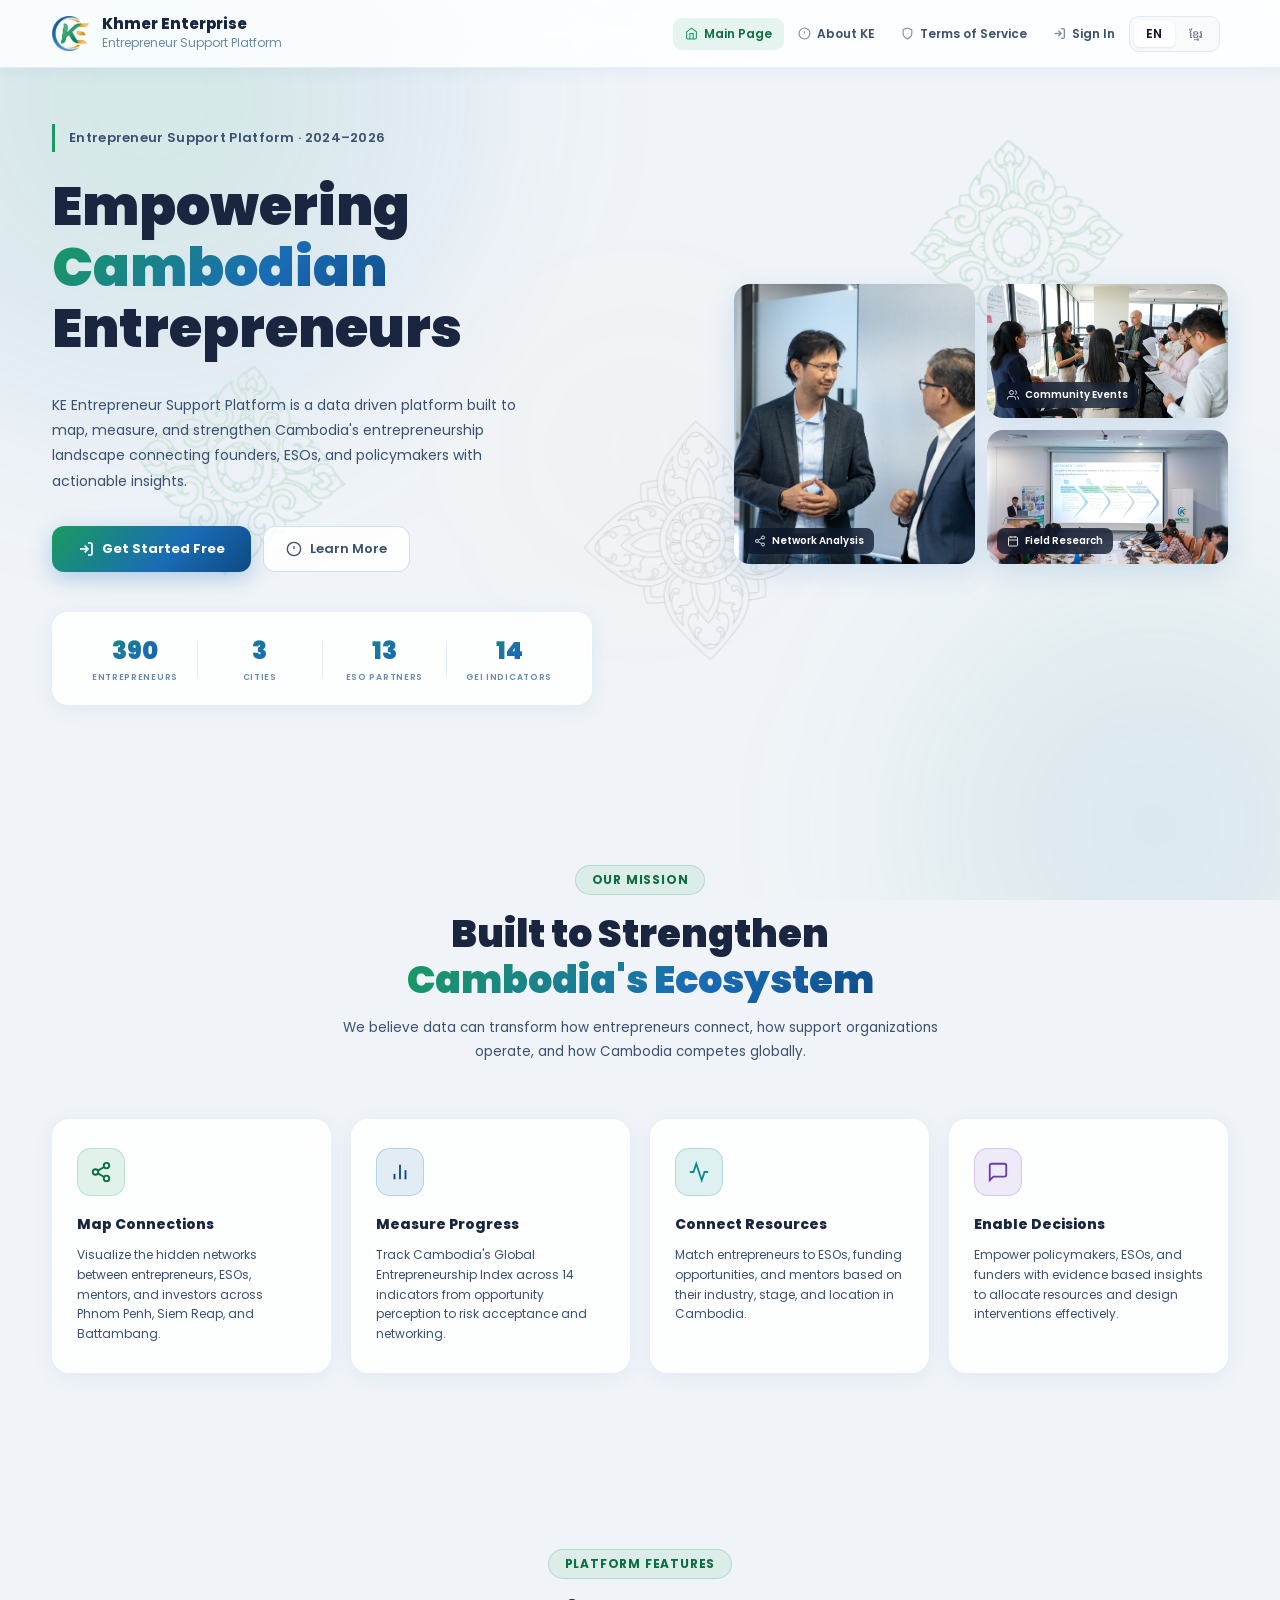
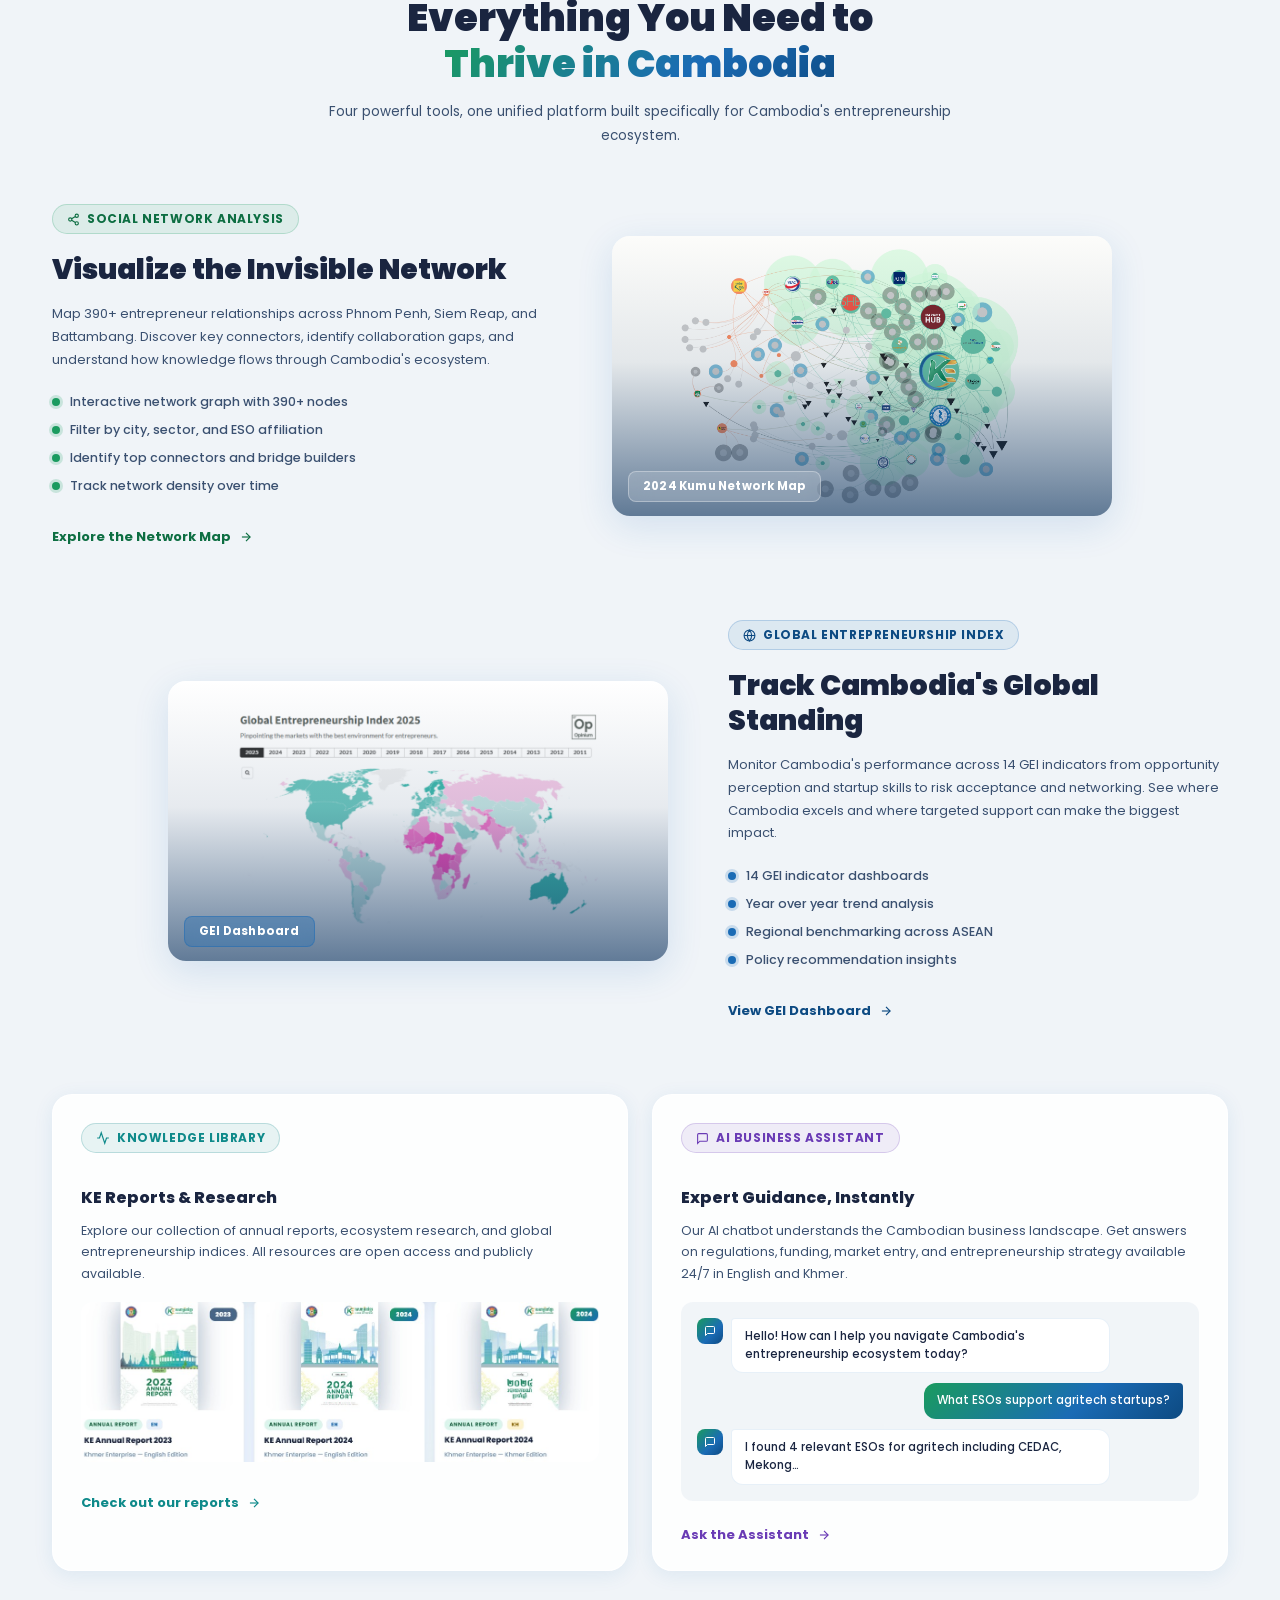
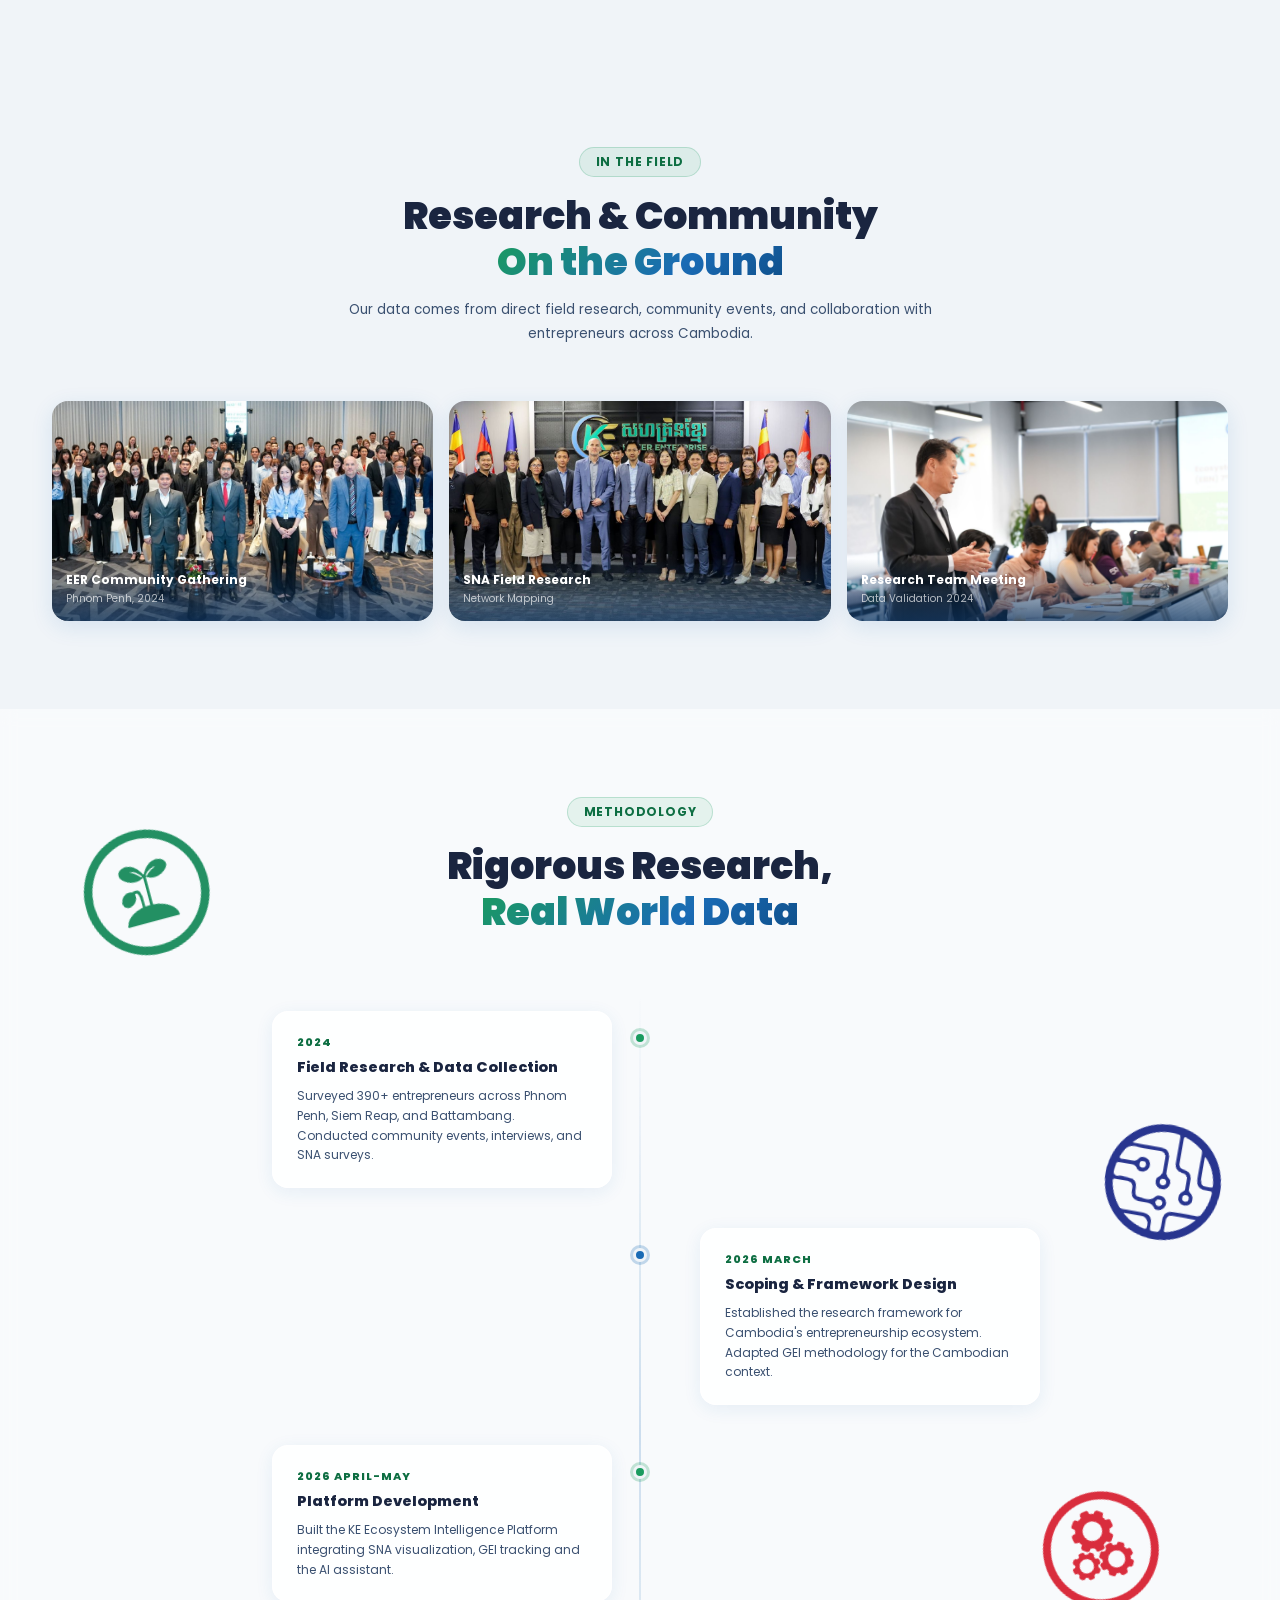
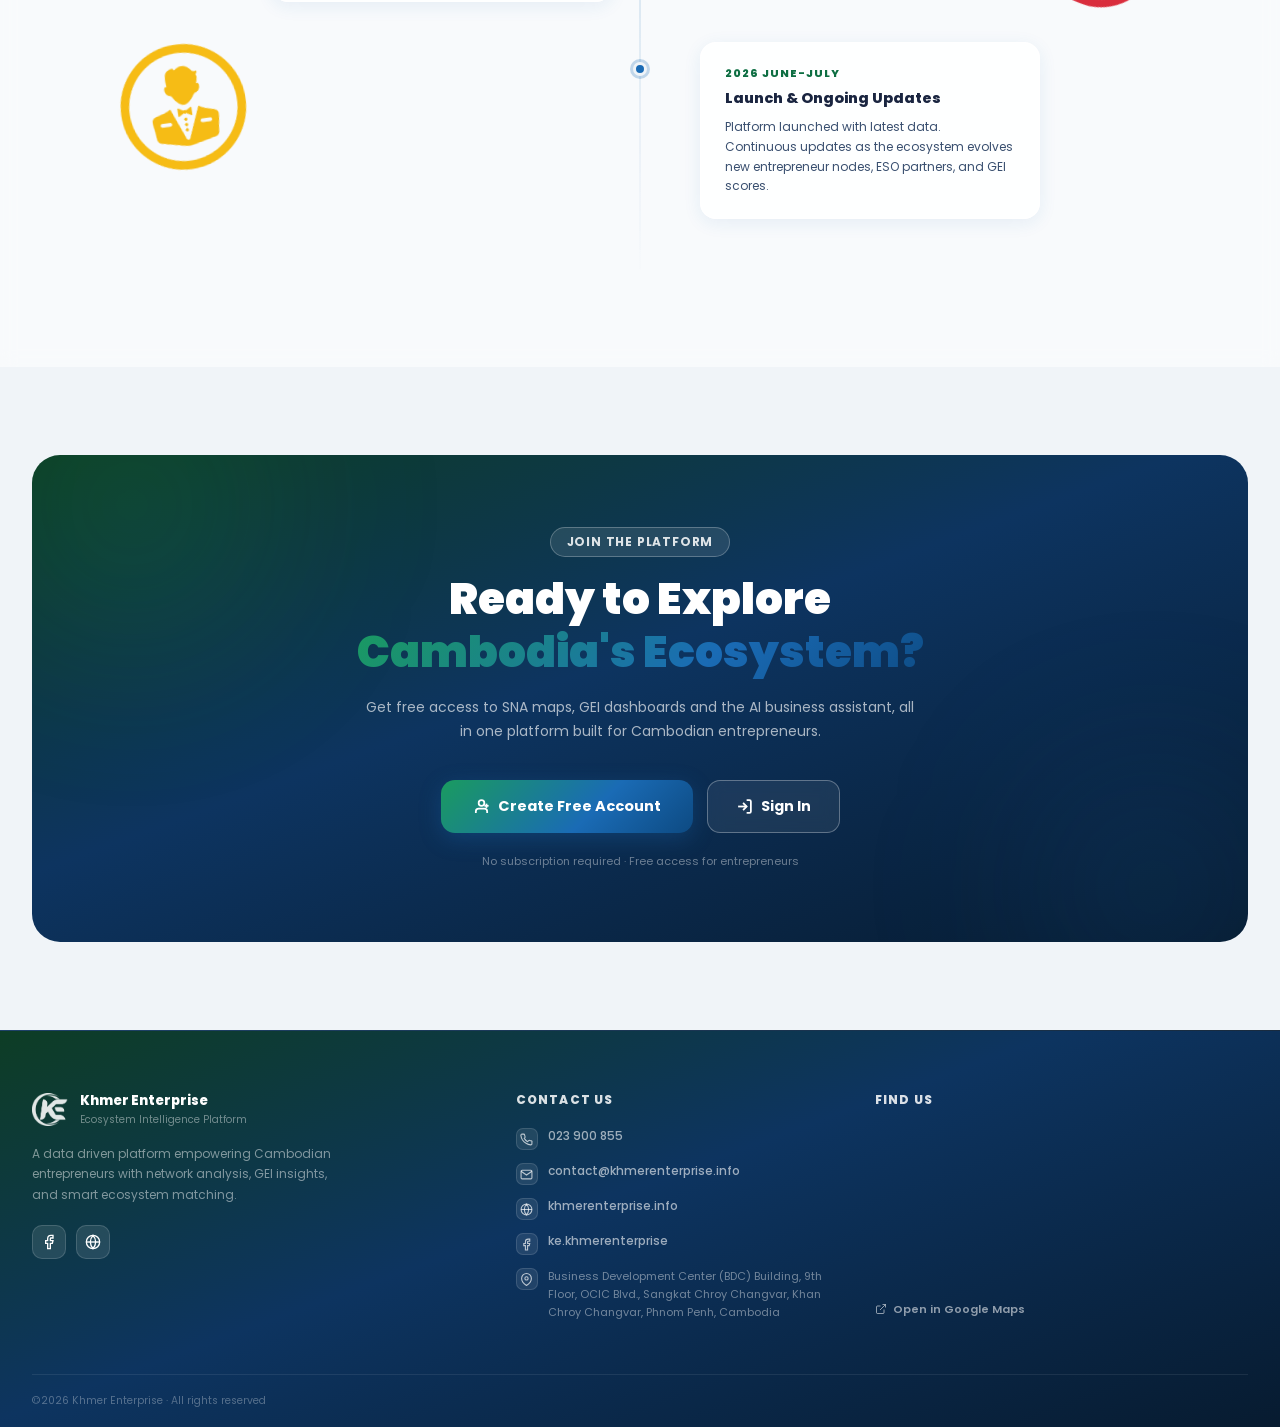
<file: index.html>
<!DOCTYPE html>
<html lang="en">
<head>
<meta charset="UTF-8">
<meta name="viewport" content="width=device-width, initial-scale=1.0">
<title>KE · About — Entrepreneur Support Platform</title>
<link href="https://fonts.googleapis.com/css2?family=Poppins:wght@300;400;500;600;700;800;900&family=Noto+Sans+Khmer:wght@300;400;500;600;700;800&display=swap" rel="stylesheet">
<link rel="stylesheet" href="css/index.css">
<link rel="icon" type="image/x-icon" href="images/favicon.ico">
</head>
<body>

<!-- ══════════════════════════════ BACKGROUND ══════════════════════════════ -->
<div class="bg-layer">
  <div class="bg-orb bg-orb-1"></div>
  <div class="bg-orb bg-orb-2"></div>
  <div class="bg-orb bg-orb-3"></div>
  <div class="bg-grid"></div>
  <img src="images/artwork_2.png" alt="" class="bg-artwork bg-artwork-main">
  <img src="images/artwork_1.png" alt="" class="bg-artwork bg-artwork-third">
  <img src="images/artwork_2.png" alt="" class="bg-artwork bg-artwork-secondary">
</div>

<!-- ══════════════════════════════ NAV ══════════════════════════════ -->
<nav class="nav" id="main-nav">
  <div class="nav-inner">
    <a class="nav-logo">
      <img src="images/logo_KE.png" alt="KE" class="nav-logo-img">
      <div>
        <div class="nav-brand">Khmer Enterprise</div>
        <div class="nav-sub">Entrepreneur Support Platform</div>
      </div>
    </a>

    <div class="nav-links" id="nav-links">
      <!-- Page navigation -->
      <a href="index.html" class="nav-link active">
        <svg xmlns="http://www.w3.org/2000/svg" width="13" height="13" viewBox="0 0 24 24" fill="none" stroke="currentColor" stroke-width="2"><path d="M3 9l9-7 9 7v11a2 2 0 0 1-2 2H5a2 2 0 0 1-2-2z"/><polyline points="9 22 9 12 15 12 15 22"/></svg>
        <span lang-key="nav.main">Main Page</span>
      </a>
      <a href="aboutke.html" class="nav-link">
        <svg xmlns="http://www.w3.org/2000/svg" width="13" height="13" viewBox="0 0 24 24" fill="none" stroke="currentColor" stroke-width="2"><circle cx="12" cy="12" r="10"/><line x1="12" y1="8" x2="12" y2="12"/><line x1="12" y1="16" x2="12.01" y2="16"/></svg>
        <span lang-key="nav.about">About KE</span>
      </a>
      <a href="term.html" class="nav-link">
        <svg xmlns="http://www.w3.org/2000/svg" width="13" height="13" viewBox="0 0 24 24" fill="none" stroke="currentColor" stroke-width="2"><path d="M12 22s8-4 8-10V5l-8-3-8 3v7c0 6 8 10 8 10z"/></svg>
        <span lang-key="nav.terms">Terms of Service</span>
      </a>
      <a href="login.html" class="nav-link">
        <svg xmlns="http://www.w3.org/2000/svg" width="13" height="13" viewBox="0 0 24 24" fill="none" stroke="currentColor" stroke-width="2.5"><path d="M15 3h4a2 2 0 0 1 2 2v14a2 2 0 0 1-2 2h-4"/><polyline points="10 17 15 12 10 7"/><line x1="15" y1="12" x2="3" y2="12"/></svg>
        <span lang-key="nav.signin">Sign In</span>
      </a>
      <!-- Language Toggle -->
      <button class="lang-toggle" id="lang-toggle" onclick="toggleLanguage()" aria-label="Toggle language">
        <span class="lang-option lang-option-en active">EN</span>
        <span class="lang-divider">/</span>
        <span class="lang-option lang-option-kh">ខ្មែរ</span>
      </button>
    </div>

    <button class="hamburger" id="hamburger" onclick="toggleMenu()" aria-label="Menu">
      <span></span><span></span><span></span>
    </button>
  </div>
</nav>

<!-- ══════════════════════════════ HERO ══════════════════════════════ -->
<section class="hero">
  <div class="hero-inner">
    <div class="hero-badge" data-aos="fade-up" lang-key="hero.badge">
      Entrepreneur Support Platform · 2024–2026
    </div>
    <h1 class="hero-title" data-aos="fade-up" data-aos-delay="80">
      <span lang-key="hero.title.line1">Empowering</span><br>
      <span class="gradient-text" lang-key="hero.title.line2">Cambodian</span><br>
      <span lang-key="hero.title.line3">Entrepreneurs</span>
    </h1>
    <p class="hero-desc" data-aos="fade-up" data-aos-delay="160" lang-key="hero.desc">
      KE Entrepreneur Support Platform is a data driven platform built to map, measure, and strengthen Cambodia's entrepreneurship landscape connecting founders, ESOs, and policymakers with actionable insights.
    </p>
    <div class="hero-actions" data-aos="fade-up" data-aos-delay="240">
      <a href="login.html" class="btn-primary">
        <svg xmlns="http://www.w3.org/2000/svg" width="16" height="16" viewBox="0 0 24 24" fill="none" stroke="currentColor" stroke-width="2.5"><path d="M15 3h4a2 2 0 0 1 2 2v14a2 2 0 0 1-2 2h-4"/><polyline points="10 17 15 12 10 7"/><line x1="15" y1="12" x2="3" y2="12"/></svg>
        <span lang-key="hero.cta.primary">Get Started Free</span>
      </a>
      <a href="#mission" class="btn-ghost">
        <svg xmlns="http://www.w3.org/2000/svg" width="16" height="16" viewBox="0 0 24 24" fill="none" stroke="currentColor" stroke-width="2"><circle cx="12" cy="12" r="10"/><line x1="12" y1="8" x2="12" y2="12"/><line x1="12" y1="16" x2="12.01" y2="16"/></svg>
        <span lang-key="hero.cta.secondary">Learn More</span>
      </a>
    </div>
    <div class="hero-stats" data-aos="fade-up" data-aos-delay="320">
      <div class="hero-stat">
        <div class="hero-stat-val" data-count="390">0</div>
        <div class="hero-stat-label" lang-key="hero.stat1.label">Entrepreneurs</div>
      </div>
      <div class="hero-stat-sep"></div>
      <div class="hero-stat">
        <div class="hero-stat-val" data-count="3">0</div>
        <div class="hero-stat-label" lang-key="hero.stat2.label">Cities</div>
      </div>
      <div class="hero-stat-sep"></div>
      <div class="hero-stat">
        <div class="hero-stat-val" data-suffix="+">13</div>
        <div class="hero-stat-label" lang-key="hero.stat3.label">ESO Partners</div>
      </div>
      <div class="hero-stat-sep"></div>
      <div class="hero-stat">
        <div class="hero-stat-val" data-count="14">0</div>
        <div class="hero-stat-label" lang-key="hero.stat4.label">GEI Indicators</div>
      </div>
    </div>
  </div>

  <!-- Hero visual — improved photo collage -->
  <div class="hero-visual" data-aos="fade-left" data-aos-delay="200">
    <div class="photo-grid">
      <div class="photo-card photo-main">
        <img src="images/EBN_2.jpg" alt="SNA Network Visualization" loading="lazy">
        <div class="photo-label">
          <svg xmlns="http://www.w3.org/2000/svg" width="12" height="12" viewBox="0 0 24 24" fill="none" stroke="currentColor" stroke-width="2"><circle cx="18" cy="5" r="3"/><circle cx="6" cy="12" r="3"/><circle cx="18" cy="19" r="3"/><line x1="8.59" y1="13.51" x2="15.42" y2="17.49"/><line x1="15.41" y1="6.51" x2="8.59" y2="10.49"/></svg>
          <span lang-key="hero.photo1.label">Network Analysis</span>
        </div>
      </div>
      <div class="photo-card photo-top-right">
        <img src="images/SNA_3.jpg" alt="EER Event Gathering" loading="lazy">
        <div class="photo-label">
          <svg xmlns="http://www.w3.org/2000/svg" width="12" height="12" viewBox="0 0 24 24" fill="none" stroke="currentColor" stroke-width="2"><path d="M17 21v-2a4 4 0 0 0-4-4H5a4 4 0 0 0-4 4v2"/><circle cx="9" cy="7" r="4"/><path d="M23 21v-2a4 4 0 0 0-3-3.87"/><path d="M16 3.13a4 4 0 0 1 0 7.75"/></svg>
          <span lang-key="hero.photo2.label">Community Events</span>
        </div>
      </div>
      <div class="photo-card photo-bottom-right">
        <img src="images/EBN_3.jpg" alt="SNA Meeting Update" loading="lazy">
        <div class="photo-label">
          <svg xmlns="http://www.w3.org/2000/svg" width="12" height="12" viewBox="0 0 24 24" fill="none" stroke="currentColor" stroke-width="2"><rect x="3" y="4" width="18" height="18" rx="2" ry="2"/><line x1="16" y1="2" x2="16" y2="6"/><line x1="8" y1="2" x2="8" y2="6"/><line x1="3" y1="10" x2="21" y2="10"/></svg>
          <span lang-key="hero.photo3.label">Field Research</span>
        </div>
      </div>
    </div>
  </div>
</section>

<!-- ══════════════════════════════ MISSION ══════════════════════════════ -->
<section class="section" id="mission">
  <div class="section-inner">
    <div class="section-header" data-aos="fade-up">
      <div class="section-badge" lang-key="mission.badge">Our Mission</div>
      <h2 class="section-title">
        <span lang-key="mission.title.line1">Built to Strengthen</span><br>
        <span class="gradient-text" lang-key="mission.title.line2">Cambodia's Ecosystem</span>
      </h2>
      <p class="section-desc" lang-key="mission.desc">We believe data can transform how entrepreneurs connect, how support organizations operate, and how Cambodia competes globally.</p>
    </div>

    <div class="mission-grid">
      <div class="mission-card" data-aos="fade-up" data-aos-delay="0">
        <div class="mission-icon mission-icon-green">
          <svg xmlns="http://www.w3.org/2000/svg" width="22" height="22" viewBox="0 0 24 24" fill="none" stroke="currentColor" stroke-width="2"><circle cx="18" cy="5" r="3"/><circle cx="6" cy="12" r="3"/><circle cx="18" cy="19" r="3"/><line x1="8.59" y1="13.51" x2="15.42" y2="17.49"/><line x1="15.41" y1="6.51" x2="8.59" y2="10.49"/></svg>
        </div>
        <h3 lang-key="mission.card1.title">Map Connections</h3>
        <p lang-key="mission.card1.desc">Visualize the hidden networks between entrepreneurs, ESOs, mentors, and investors across Phnom Penh, Siem Reap, and Battambang.</p>
      </div>
      <div class="mission-card" data-aos="fade-up" data-aos-delay="80">
        <div class="mission-icon mission-icon-blue">
          <svg xmlns="http://www.w3.org/2000/svg" width="22" height="22" viewBox="0 0 24 24" fill="none" stroke="currentColor" stroke-width="2"><line x1="18" y1="20" x2="18" y2="10"/><line x1="12" y1="20" x2="12" y2="4"/><line x1="6" y1="20" x2="6" y2="14"/></svg>
        </div>
        <h3 lang-key="mission.card2.title">Measure Progress</h3>
        <p lang-key="mission.card2.desc">Track Cambodia's Global Entrepreneurship Index across 14 indicators from opportunity perception to risk acceptance and networking.</p>
      </div>
      <div class="mission-card" data-aos="fade-up" data-aos-delay="160">
        <div class="mission-icon mission-icon-teal">
          <svg xmlns="http://www.w3.org/2000/svg" width="22" height="22" viewBox="0 0 24 24" fill="none" stroke="currentColor" stroke-width="2"><polyline points="22 12 18 12 15 21 9 3 6 12 2 12"/></svg>
        </div>
        <h3 lang-key="mission.card3.title">Connect Resources</h3>
        <p lang-key="mission.card3.desc">Match entrepreneurs to ESOs, funding opportunities, and mentors based on their industry, stage, and location in Cambodia.</p>
      </div>
      <div class="mission-card" data-aos="fade-up" data-aos-delay="240">
        <div class="mission-icon mission-icon-purple">
          <svg xmlns="http://www.w3.org/2000/svg" width="22" height="22" viewBox="0 0 24 24" fill="none" stroke="currentColor" stroke-width="2"><path d="M21 15a2 2 0 0 1-2 2H7l-4 4V5a2 2 0 0 1 2-2h14a2 2 0 0 1 2 2z"/></svg>
        </div>
        <h3 lang-key="mission.card4.title">Enable Decisions</h3>
        <p lang-key="mission.card4.desc">Empower policymakers, ESOs, and funders with evidence based insights to allocate resources and design interventions effectively.</p>
      </div>
    </div>
  </div>
</section>

<!-- ══════════════════════════════ PLATFORM ══════════════════════════════ -->
<section class="section" id="platform">
  <div class="section-inner">
    <div class="section-header" data-aos="fade-up">
      <div class="section-badge" lang-key="platform.badge">Platform Features</div>
      <h2 class="section-title">
        <span lang-key="platform.title.line1">Everything You Need to</span><br>
        <span class="gradient-text" lang-key="platform.title.line2">Thrive in Cambodia</span>
      </h2>
      <p class="section-desc" lang-key="platform.desc">Four powerful tools, one unified platform built specifically for Cambodia's entrepreneurship ecosystem.</p>
    </div>

    <!-- Feature 1 -->
    <div class="feature-row" data-aos="fade-up">
      <div class="feature-content">
        <div class="feature-tag">
          <svg xmlns="http://www.w3.org/2000/svg" width="13" height="13" viewBox="0 0 24 24" fill="none" stroke="currentColor" stroke-width="2"><circle cx="18" cy="5" r="3"/><circle cx="6" cy="12" r="3"/><circle cx="18" cy="19" r="3"/><line x1="8.59" y1="13.51" x2="15.42" y2="17.49"/><line x1="15.41" y1="6.51" x2="8.59" y2="10.49"/></svg>
          <span lang-key="feature1.tag">Social Network Analysis</span>
        </div>
        <h2 class="feature-title" lang-key="feature1.title">Visualize the Invisible Network</h2>
        <p class="feature-desc" lang-key="feature1.desc">Map 390+ entrepreneur relationships across Phnom Penh, Siem Reap, and Battambang. Discover key connectors, identify collaboration gaps, and understand how knowledge flows through Cambodia's ecosystem.</p>
        <ul class="feature-list">
          <li><span class="check-dot"></span><span lang-key="feature1.li1">Interactive network graph with 390+ nodes</span></li>
          <li><span class="check-dot"></span><span lang-key="feature1.li2">Filter by city, sector, and ESO affiliation</span></li>
          <li><span class="check-dot"></span><span lang-key="feature1.li3">Identify top connectors and bridge builders</span></li>
          <li><span class="check-dot"></span><span lang-key="feature1.li4">Track network density over time</span></li>
        </ul>
        <a href="login.html" class="feature-link">
          <span lang-key="feature1.link">Explore the Network Map</span>
          <svg xmlns="http://www.w3.org/2000/svg" width="14" height="14" viewBox="0 0 24 24" fill="none" stroke="currentColor" stroke-width="2"><line x1="5" y1="12" x2="19" y2="12"/><polyline points="12 5 19 12 12 19"/></svg>
        </a>
      </div>
      <div class="feature-media">
        <div class="media-card media-card-full">
          <img src="images/SNA_2024_kumu_map.png" alt="SNA Network Map" loading="lazy">
          <div class="media-overlay">
            <div class="media-badge" lang-key="media.sna.badge">2024 Kumu Network Map</div>
          </div>
        </div>
      </div>
    </div>

    <!-- Feature 2 -->
    <div class="feature-row feature-row-reverse" data-aos="fade-up">
      <div class="feature-content">
        <div class="feature-tag feature-tag-blue">
          <svg xmlns="http://www.w3.org/2000/svg" width="13" height="13" viewBox="0 0 24 24" fill="none" stroke="currentColor" stroke-width="2"><circle cx="12" cy="12" r="10"/><line x1="2" y1="12" x2="22" y2="12"/><path d="M12 2a15.3 15.3 0 0 1 4 10 15.3 15.3 0 0 1-4 10 15.3 15.3 0 0 1-4-10 15.3 15.3 0 0 1 4-10z"/></svg>
          <span lang-key="feature2.tag">Global Entrepreneurship Index</span>
        </div>
        <h2 class="feature-title" lang-key="feature2.title">Track Cambodia's Global Standing</h2>
        <p class="feature-desc" lang-key="feature2.desc">Monitor Cambodia's performance across 14 GEI indicators from opportunity perception and startup skills to risk acceptance and networking. See where Cambodia excels and where targeted support can make the biggest impact.</p>
        <ul class="feature-list">
          <li><span class="check-dot check-dot-blue"></span><span lang-key="feature2.li1">14 GEI indicator dashboards</span></li>
          <li><span class="check-dot check-dot-blue"></span><span lang-key="feature2.li2">Year over year trend analysis</span></li>
          <li><span class="check-dot check-dot-blue"></span><span lang-key="feature2.li3">Regional benchmarking across ASEAN</span></li>
          <li><span class="check-dot check-dot-blue"></span><span lang-key="feature2.li4">Policy recommendation insights</span></li>
        </ul>
        <a href="login.html" class="feature-link feature-link-blue">
          <span lang-key="feature2.link">View GEI Dashboard</span>
          <svg xmlns="http://www.w3.org/2000/svg" width="14" height="14" viewBox="0 0 24 24" fill="none" stroke="currentColor" stroke-width="2"><line x1="5" y1="12" x2="19" y2="12"/><polyline points="12 5 19 12 12 19"/></svg>
        </a>
      </div>
      <div class="feature-media">
        <div class="media-card media-card-full">
          <img src="images/GEI_3.png" alt="GEI Dashboard" loading="lazy">
          <div class="media-overlay">
            <div class="media-badge media-badge-blue" lang-key="media.gei.badge">GEI Dashboard</div>
          </div>
        </div>
      </div>
    </div>

    <!-- Feature 3 & 4 Dual -->
    <div class="dual-feature-row" data-aos="fade-up">
      <div class="dual-card">
        <div class="feature-tag feature-tag-teal">
          <svg xmlns="http://www.w3.org/2000/svg" width="14" height="14" viewBox="0 0 24 24" fill="none" stroke="currentColor" stroke-width="2"><polyline points="22 12 18 12 15 21 9 3 6 12 2 12"/></svg>
          <span lang-key="feature3.tag">Knowledge Library</span>
        </div>
        <h3 lang-key="feature3.title">KE Reports & Research</h3>
        <p lang-key="feature3.desc">Explore our collection of annual reports, ecosystem research, and global entrepreneurship indices. All resources are open access and publicly available.</p>
        <img src="images/Library.jpg" alt="Ecosystem Matching" loading="lazy" class="dual-img">
        <a href="login.html" class="feature-link feature-link-teal">
          <span lang-key="feature3.link">Check out our reports</span>
          <svg xmlns="http://www.w3.org/2000/svg" width="14" height="14" viewBox="0 0 24 24" fill="none" stroke="currentColor" stroke-width="2"><line x1="5" y1="12" x2="19" y2="12"/><polyline points="12 5 19 12 12 19"/></svg>
        </a>
      </div>
      <div class="dual-card">
        <div class="feature-tag feature-tag-purple">
          <svg xmlns="http://www.w3.org/2000/svg" width="13" height="13" viewBox="0 0 24 24" fill="none" stroke="currentColor" stroke-width="2"><path d="M21 15a2 2 0 0 1-2 2H7l-4 4V5a2 2 0 0 1 2-2h14a2 2 0 0 1 2 2z"/></svg>
          <span lang-key="feature4.tag">AI Business Assistant</span>
        </div>
        <h3 lang-key="feature4.title">Expert Guidance, Instantly</h3>
        <p lang-key="feature4.desc">Our AI chatbot understands the Cambodian business landscape. Get answers on regulations, funding, market entry, and entrepreneurship strategy available 24/7 in English and Khmer.</p>
        <div class="chatbot-preview">
          <div class="chat-bubble chat-bot">
            <div class="chat-avatar">
              <svg xmlns="http://www.w3.org/2000/svg" width="12" height="12" viewBox="0 0 24 24" fill="none" stroke="currentColor" stroke-width="2"><path d="M21 15a2 2 0 0 1-2 2H7l-4 4V5a2 2 0 0 1 2-2h14a2 2 0 0 1 2 2z"/></svg>
            </div>
            <div class="chat-text" lang-key="feature4.chat1">Hello! How can I help you navigate Cambodia's entrepreneurship ecosystem today?</div>
          </div>
          <div class="chat-bubble chat-user">
            <div class="chat-text" lang-key="feature4.chat2">What ESOs support agritech startups?</div>
          </div>
          <div class="chat-bubble chat-bot">
            <div class="chat-avatar">
              <svg xmlns="http://www.w3.org/2000/svg" width="12" height="12" viewBox="0 0 24 24" fill="none" stroke="currentColor" stroke-width="2"><path d="M21 15a2 2 0 0 1-2 2H7l-4 4V5a2 2 0 0 1 2-2h14a2 2 0 0 1 2 2z"/></svg>
            </div>
            <div class="chat-text" lang-key="feature4.chat3">I found 4 relevant ESOs for agritech including CEDAC, Mekong…</div>
          </div>
        </div>
        <a href="login.html" class="feature-link feature-link-purple">
          <span lang-key="feature4.link">Ask the Assistant</span>
          <svg xmlns="http://www.w3.org/2000/svg" width="14" height="14" viewBox="0 0 24 24" fill="none" stroke="currentColor" stroke-width="2"><line x1="5" y1="12" x2="19" y2="12"/><polyline points="12 5 19 12 12 19"/></svg>
        </a>
      </div>
    </div>
  </div>
</section>

<!-- ══════════════════════════════ GALLERY ══════════════════════════════ -->
<section class="section" id="gallery">
  <div class="section-inner">
    <div class="section-header" data-aos="fade-up">
      <div class="section-badge" lang-key="gallery.badge">In the Field</div>
      <h2 class="section-title">
        <span lang-key="gallery.title.line1">Research &amp; Community</span><br>
        <span class="gradient-text" lang-key="gallery.title.line2">On the Ground</span>
      </h2>
      <p class="section-desc" lang-key="gallery.desc">Our data comes from direct field research, community events, and collaboration with entrepreneurs across Cambodia.</p>
    </div>

    <div class="gallery-grid" data-aos="fade-up" data-aos-delay="100">
      <div class="gallery-item">
        <img src="images/EER_Event_gatering_1.jpg" alt="EER Event Gathering" loading="lazy">
        <div class="gallery-caption">
          <div class="gallery-title" lang-key="gallery.item1.title">EER Community Gathering</div>
          <div class="gallery-sub" lang-key="gallery.item1.sub">Phnom Penh, 2024</div>
        </div>
      </div>
      <div class="gallery-item">
        <img src="images/SNA_1.jpg" alt="SNA Research" loading="lazy">
        <div class="gallery-caption">
          <div class="gallery-title" lang-key="gallery.item2.title">SNA Field Research</div>
          <div class="gallery-sub" lang-key="gallery.item2.sub">Network Mapping</div>
        </div>
      </div>
      <div class="gallery-item">
        <img src="images/SNA_meeting_update.jpg" alt="SNA Meeting" loading="lazy">
        <div class="gallery-caption">
          <div class="gallery-title" lang-key="gallery.item3.title">Research Team Meeting</div>
          <div class="gallery-sub" lang-key="gallery.item3.sub">Data Validation 2024</div>
        </div>
      </div>
    </div>
  </div>
</section>

<!-- ══════════════════════════════ METHODOLOGY ══════════════════════════════ -->
<section class="section section-alt" id="methodology">
  <div class="section-inner">
    <!-- Add artwork icons container -->
    <div class="methodology-artworks">
      <img src="images/artwork_icon_1.png" alt="" class="artwork-icon artwork-icon-1">
      <img src="images/artwork_icon_2.png" alt="" class="artwork-icon artwork-icon-2">
      <img src="images/artwork_icon_3.png" alt="" class="artwork-icon artwork-icon-3">
      <img src="images/artwork_icon_4.png" alt="" class="artwork-icon artwork-icon-4">
    </div>
    <div class="section-header" data-aos="fade-up">
      <div class="section-badge" lang-key="methodology.badge">Methodology</div>
      <h2 class="section-title">
        <span lang-key="methodology.title.line1">Rigorous Research,</span><br>
        <span class="gradient-text" lang-key="methodology.title.line2">Real World Data</span>
      </h2>
    </div>

    <div class="timeline">
      <div class="timeline-line"></div>
      <div class="timeline-item" data-aos="fade-right">
        <div class="timeline-dot tl-green"></div>
        <div class="timeline-card">
          <div class="tl-year" lang-key="methodology.step1.year">2024</div>
          <h4 lang-key="methodology.step1.title">Field Research &amp; Data Collection</h4>
          <p lang-key="methodology.step1.desc">Surveyed 390+ entrepreneurs across Phnom Penh, Siem Reap, and Battambang. Conducted community events, interviews, and SNA surveys.</p>
        </div>
      </div>
      <div class="timeline-item timeline-item-right" data-aos="fade-left">
        <div class="timeline-dot tl-blue"></div>
        <div class="timeline-card">
          <div class="tl-year" lang-key="methodology.step2.year">2026 March</div>
          <h4 lang-key="methodology.step2.title">Scoping &amp; Framework Design</h4>
          <p lang-key="methodology.step2.desc">Established the research framework for Cambodia's entrepreneurship ecosystem. Adapted GEI methodology for the Cambodian context.</p>
        </div>
      </div>
      <div class="timeline-item" data-aos="fade-right">
        <div class="timeline-dot tl-green"></div>
        <div class="timeline-card">
          <div class="tl-year" lang-key="methodology.step3.year">2026 APRIL-MAY</div>
          <h4 lang-key="methodology.step3.title">Platform Development</h4>
          <p lang-key="methodology.step3.desc">Built the KE Ecosystem Intelligence Platform integrating SNA visualization, GEI tracking, ecosystem matching, and the AI assistant.</p>
        </div>
      </div>
      <div class="timeline-item timeline-item-right" data-aos="fade-left">
        <div class="timeline-dot tl-blue"></div>
        <div class="timeline-card">
          <div class="tl-year" lang-key="methodology.step4.year">2026 JUNE-JULY</div>
          <h4 lang-key="methodology.step4.title">Launch &amp; Ongoing Updates</h4>
          <p lang-key="methodology.step4.desc">Platform launched with latest data. Continuous updates as the ecosystem evolves new entrepreneur nodes, ESO partners, and GEI scores.</p>
        </div>
      </div>
    </div>
  </div>
</section>

<!-- ══════════════════════════════ CTA ══════════════════════════════ -->
<section class="section cta-section" id="cta">
  <div class="cta-inner" data-aos="fade-up">
    <div class="cta-bg-orb cta-orb-1"></div>
    <div class="cta-bg-orb cta-orb-2"></div>
    <div class="cta-content">
      <div class="section-badge cta-badge" lang-key="cta.badge">Join the Platform</div>
      <h2 class="cta-title">
        <span lang-key="cta.title.line1">Ready to Explore</span><br>
        <span class="gradient-text" lang-key="cta.title.line2">Cambodia's Ecosystem?</span>
      </h2>
      <p class="cta-desc" lang-key="cta.desc">Get free access to SNA maps, GEI dashboards, ecosystem matching, and the AI business assistant, all in one platform built for Cambodian entrepreneurs.</p>
      <div class="cta-actions">
        <a href="login.html" class="btn-primary btn-large">
          <svg xmlns="http://www.w3.org/2000/svg" width="17" height="17" viewBox="0 0 24 24" fill="none" stroke="currentColor" stroke-width="2.5"><path d="M20 21v-2a4 4 0 0 0-4-4H8a4 4 0 0 0-4 4v2"/><circle cx="12" cy="7" r="4"/><line x1="19" y1="8" x2="19" y2="14"/><line x1="22" y1="11" x2="16" y2="11"/></svg>
          <span lang-key="cta.primary">Create Free Account</span>
        </a>
        <a href="login.html" class="btn-outline-white">
          <svg xmlns="http://www.w3.org/2000/svg" width="17" height="17" viewBox="0 0 24 24" fill="none" stroke="currentColor" stroke-width="2.5"><path d="M15 3h4a2 2 0 0 1 2 2v14a2 2 0 0 1-2 2h-4"/><polyline points="10 17 15 12 10 7"/><line x1="15" y1="12" x2="3" y2="12"/></svg>
          <span lang-key="cta.secondary">Sign In</span>
        </a>
      </div>
      <div class="cta-note" lang-key="cta.note">No subscription required · Free access for entrepreneurs</div>
    </div>
  </div>
</section>

<!-- ══════════════════════════════ FOOTER ══════════════════════════════ -->
<footer class="footer">
  <div class="footer-inner">

    <!-- Brand + Tagline -->
    <div class="footer-col footer-col-brand">
      <div class="footer-brand">
        <img src="images/logo_KE.png" alt="KE" class="footer-logo">
        <div>
          <div class="footer-name">Khmer Enterprise</div>
          <div class="footer-tagline">Ecosystem Intelligence Platform</div>
        </div>
      </div>
      <p class="footer-about" lang-key="footer.about">A data driven platform empowering Cambodian entrepreneurs with network analysis, GEI insights, and smart ecosystem matching.</p>
      <!-- Social -->
      <div class="footer-social">
        <a href="https://www.facebook.com/ke.khmerenterprise" target="_blank" rel="noopener" class="footer-social-btn" aria-label="Facebook">
          <svg xmlns="http://www.w3.org/2000/svg" width="16" height="16" viewBox="0 0 24 24" fill="none" stroke="currentColor" stroke-width="2"><path d="M18 2h-3a5 5 0 0 0-5 5v3H7v4h3v8h4v-8h3l1-4h-4V7a1 1 0 0 1 1-1h3z"/></svg>
        </a>
        <a href="https://khmerenterprise.info" target="_blank" rel="noopener" class="footer-social-btn" aria-label="Website">
          <svg xmlns="http://www.w3.org/2000/svg" width="16" height="16" viewBox="0 0 24 24" fill="none" stroke="currentColor" stroke-width="2"><circle cx="12" cy="12" r="10"/><line x1="2" y1="12" x2="22" y2="12"/><path d="M12 2a15.3 15.3 0 0 1 4 10 15.3 15.3 0 0 1-4 10 15.3 15.3 0 0 1-4-10 15.3 15.3 0 0 1 4-10z"/></svg>
        </a>
      </div>
    </div>

    <!-- Contact Info -->
    <div class="footer-col">
      <div class="footer-col-title" lang-key="footer.contact">Contact Us</div>
      <ul class="footer-contact-list">
        <li>
          <span class="footer-contact-icon">
            <svg xmlns="http://www.w3.org/2000/svg" width="13" height="13" viewBox="0 0 24 24" fill="none" stroke="currentColor" stroke-width="2"><path d="M22 16.92v3a2 2 0 0 1-2.18 2 19.79 19.79 0 0 1-8.63-3.07A19.5 19.5 0 0 1 4.69 13a19.79 19.79 0 0 1-3.07-8.67A2 2 0 0 1 3.6 2.12h3a2 2 0 0 1 2 1.72c.127.96.361 1.903.7 2.81a2 2 0 0 1-.45 2.11L7.91 9.91a16 16 0 0 0 6.12 6.12l1.95-1.95a2 2 0 0 1 2.11-.45c.907.339 1.85.573 2.81.7A2 2 0 0 1 22 16.92z"/></svg>
          </span>
          <a href="tel:023900855">023 900 855</a>
        </li>
        <li>
          <span class="footer-contact-icon">
            <svg xmlns="http://www.w3.org/2000/svg" width="13" height="13" viewBox="0 0 24 24" fill="none" stroke="currentColor" stroke-width="2"><path d="M4 4h16c1.1 0 2 .9 2 2v12c0 1.1-.9 2-2 2H4c-1.1 0-2-.9-2-2V6c0-1.1.9-2 2-2z"/><polyline points="22,6 12,13 2,6"/></svg>
          </span>
          <a href="mailto:contact@khmerenterprise.info">contact@khmerenterprise.info</a>
        </li>
        <li>
          <span class="footer-contact-icon">
            <svg xmlns="http://www.w3.org/2000/svg" width="13" height="13" viewBox="0 0 24 24" fill="none" stroke="currentColor" stroke-width="2"><circle cx="12" cy="12" r="10"/><line x1="2" y1="12" x2="22" y2="12"/><path d="M12 2a15.3 15.3 0 0 1 4 10 15.3 15.3 0 0 1-4 10 15.3 15.3 0 0 1-4-10 15.3 15.3 0 0 1 4-10z"/></svg>
          </span>
          <a href="https://khmerenterprise.info" target="_blank" rel="noopener">khmerenterprise.info</a>
        </li>
        <li>
          <span class="footer-contact-icon">
            <svg xmlns="http://www.w3.org/2000/svg" width="13" height="13" viewBox="0 0 24 24" fill="none" stroke="currentColor" stroke-width="2"><path d="M18 2h-3a5 5 0 0 0-5 5v3H7v4h3v8h4v-8h3l1-4h-4V7a1 1 0 0 1 1-1h3z"/></svg>
          </span>
          <a href="https://www.facebook.com/ke.khmerenterprise" target="_blank" rel="noopener">ke.khmerenterprise</a>
        </li>
        <li class="footer-address-item">
          <span class="footer-contact-icon">
            <svg xmlns="http://www.w3.org/2000/svg" width="13" height="13" viewBox="0 0 24 24" fill="none" stroke="currentColor" stroke-width="2"><path d="M21 10c0 7-9 13-9 13s-9-6-9-13a9 9 0 0 1 18 0z"/><circle cx="12" cy="10" r="3"/></svg>
          </span>
          <span class="footer-address" lang-key="footer.address">Business Development Center (BDC) Building, 9th Floor, OCIC Blvd., Sangkat Chroy Changvar, Khan Chroy Changvar, Phnom Penh, Cambodia</span>
        </li>
      </ul>
    </div>

    <!-- Map -->
    <div class="footer-col footer-col-map">
      <div class="footer-col-title" lang-key="footer.findus">Find Us</div>
      <div class="footer-map-wrap">
        <iframe
          src="https://www.google.com/maps/embed?pb=!1m18!1m12!1m3!1d1706.6!2d104.926001!3d11.5958406!2m3!1f0!2f0!3f0!3m2!1i1024!2i768!4f13.1!3m3!1m2!1s0x3109538c22eb617d%3A0x4e20f616f2bf42e3!2sBusiness%20Development%20Center!5e0!3m2!1sen!2skh!4v1700000000000"
          width="100%"
          height="160"
          style="border:0; border-radius:12px; display:block;"
          allowfullscreen=""
          loading="lazy"
          referrerpolicy="no-referrer-when-downgrade"
          title="KE Office Location"
        ></iframe>
        <a href="https://www.google.com/maps/place/Business+Development+Center/@11.5958406,104.926001,853m" target="_blank" rel="noopener" class="footer-map-link">
          <svg xmlns="http://www.w3.org/2000/svg" width="12" height="12" viewBox="0 0 24 24" fill="none" stroke="currentColor" stroke-width="2"><path d="M18 13v6a2 2 0 0 1-2 2H5a2 2 0 0 1-2-2V8a2 2 0 0 1 2-2h6"/><polyline points="15 3 21 3 21 9"/><line x1="10" y1="14" x2="21" y2="3"/></svg>
          <span lang-key="footer.map.link">Open in Google Maps</span>
        </a>
      </div>
    </div>

  </div>

  <div class="footer-bottom">
    <div class="footer-bottom-inner">
      <div class="footer-copy" lang-key="footer.copyright">©2026 Khmer Enterprise · All rights reserved</div>
    </div>
  </div>
</footer>

<script src="js/index.js"></script>
</body>
</html>
</file>
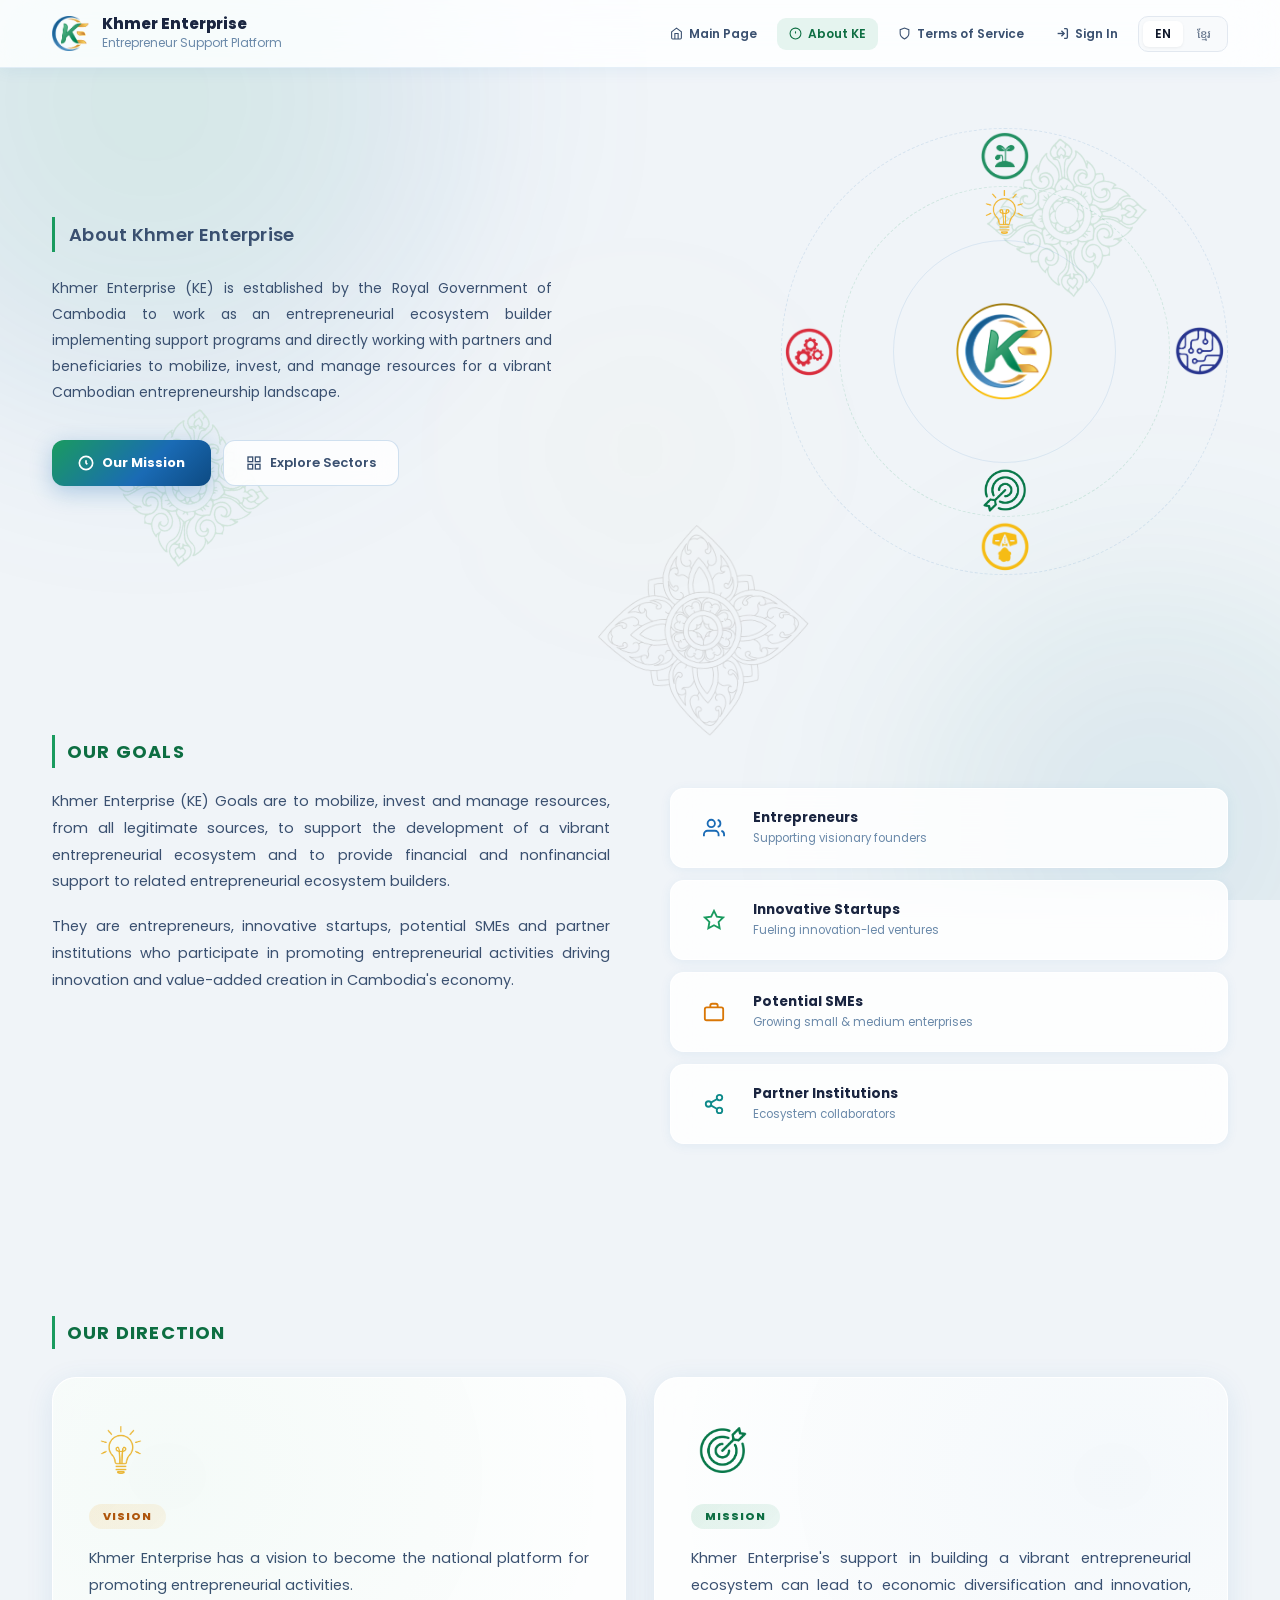
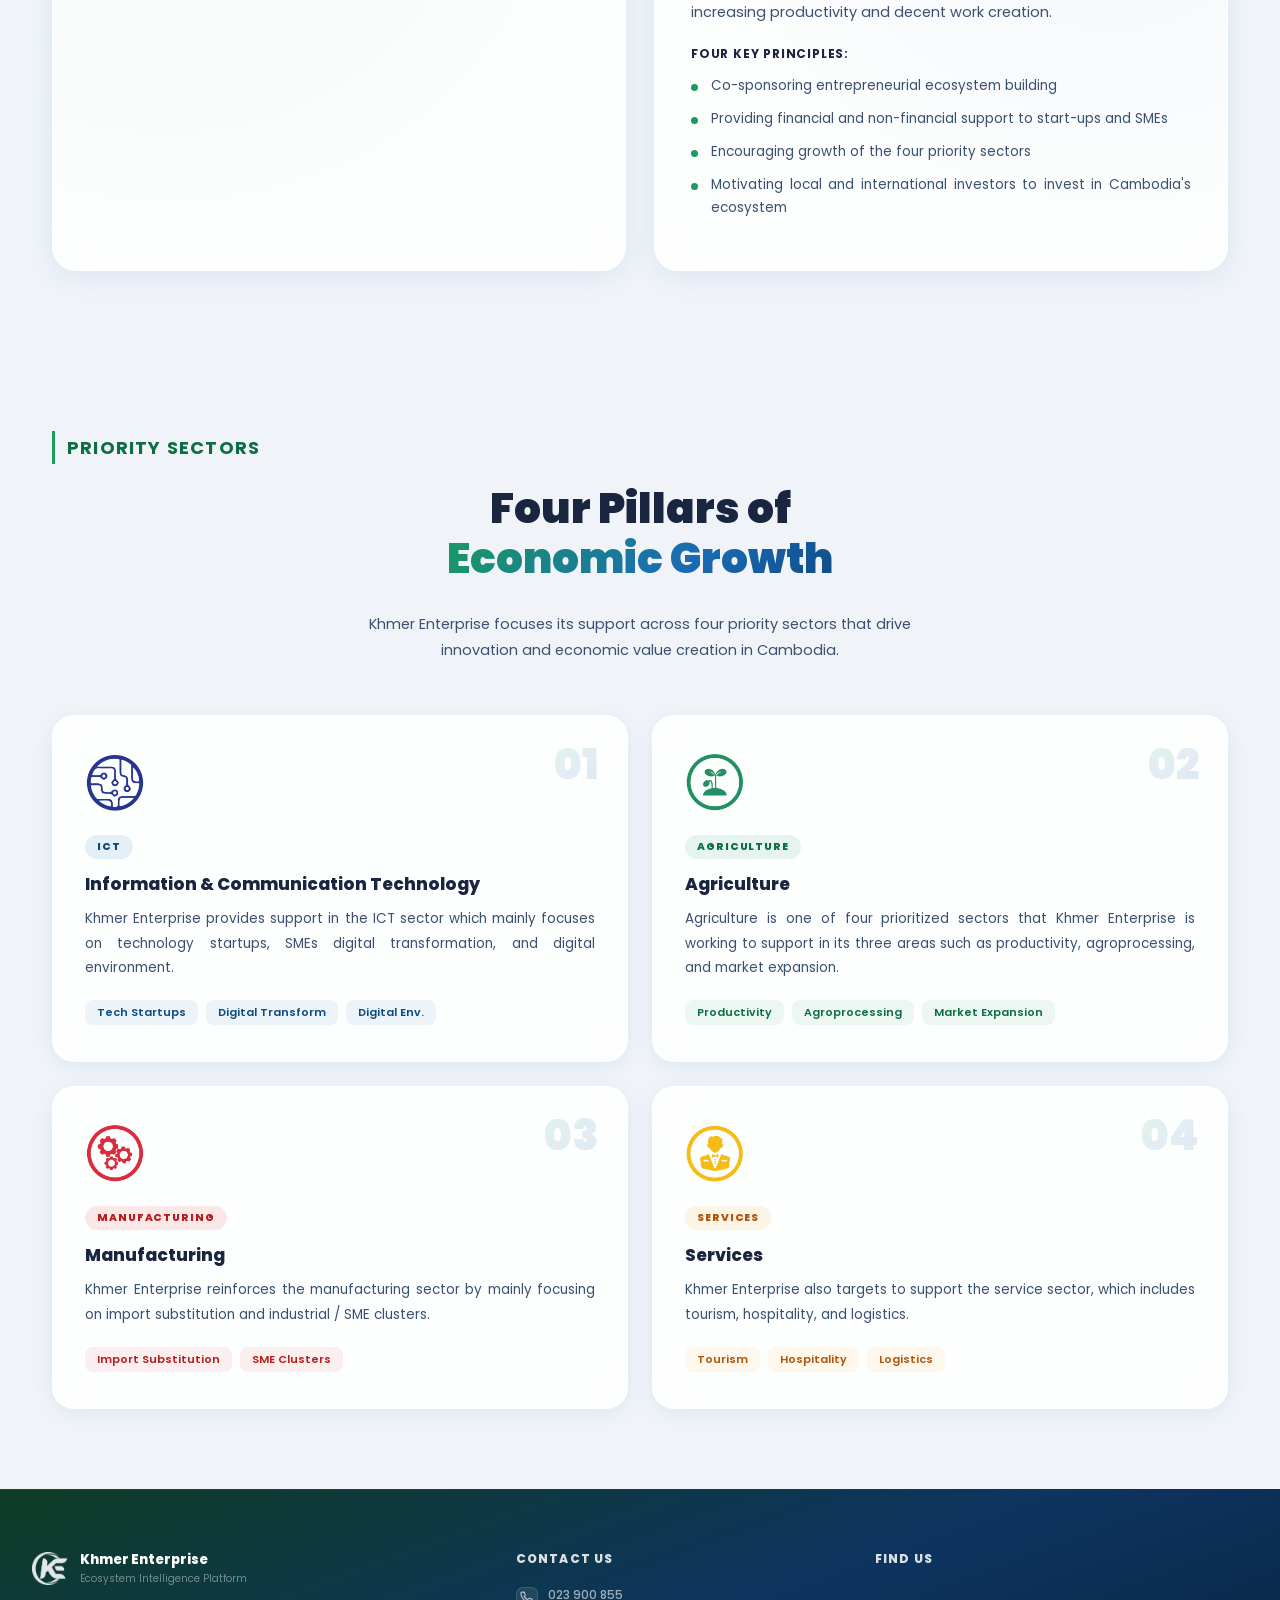
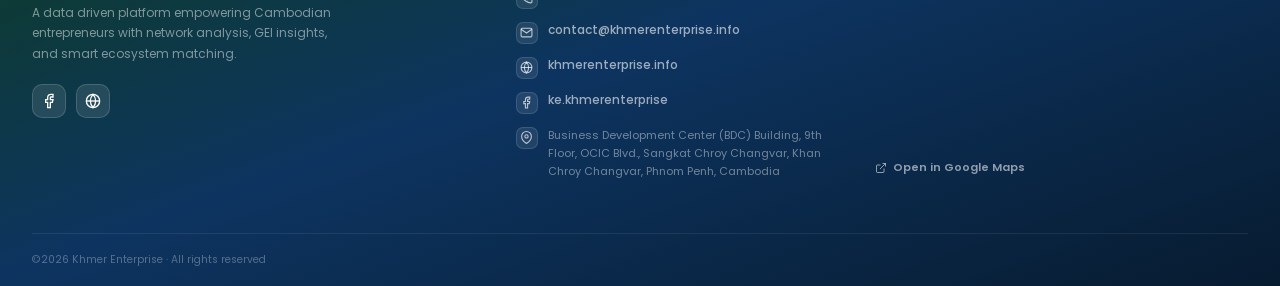
<file: aboutke.html>
<!DOCTYPE html>
<html lang="en">
<head>
<meta charset="UTF-8">
<meta name="viewport" content="width=device-width, initial-scale=1.0">
<title>About KE · Khmer Enterprise</title>
<link href="https://fonts.googleapis.com/css2?family=Poppins:wght@300;400;500;600;700;800;900&family=Noto+Sans+Khmer:wght@300;400;500;600;700;800&display=swap" rel="stylesheet">
<link rel="stylesheet" href="css/aboutke.css">
<link rel="icon" type="image/x-icon" href="images/favicon.ico">
</head>
<body>

<!-- ══════════════════════════════ BACKGROUND ══════════════════════════════ -->
<div class="bg-layer">
  <div class="bg-orb bg-orb-1"></div>
  <div class="bg-orb bg-orb-2"></div>
  <div class="bg-orb bg-orb-3"></div>
  <img src="images/artwork_2.png" alt="" class="bg-artwork bg-artwork-main">
  <img src="images/artwork_1.png" alt="" class="bg-artwork bg-artwork-third">
  <img src="images/artwork_2.png" alt="" class="bg-artwork bg-artwork-secondary">
</div>

<!-- ══════════════════════════════ NAV ══════════════════════════════ -->
<nav class="nav" id="main-nav">
  <div class="nav-inner">
    <a href="index.html" class="nav-logo">
      <img src="images/logo_KE.png" alt="KE" class="nav-logo-img">
      <div>
        <div class="nav-brand">Khmer Enterprise</div>
        <div class="nav-sub">Entrepreneur Support Platform</div>
      </div>
    </a>

    <div class="nav-links" id="nav-links">
      <!-- Page navigation -->
      <a href="index.html" class="nav-link">
        <svg xmlns="http://www.w3.org/2000/svg" width="13" height="13" viewBox="0 0 24 24" fill="none" stroke="currentColor" stroke-width="2"><path d="M3 9l9-7 9 7v11a2 2 0 0 1-2 2H5a2 2 0 0 1-2-2z"/><polyline points="9 22 9 12 15 12 15 22"/></svg>
        <span data-en="Main Page" data-kh="ទំព័រដើម">Main Page</span>
      </a>
      <a href="aboutke.html" class="nav-link active">
        <svg xmlns="http://www.w3.org/2000/svg" width="13" height="13" viewBox="0 0 24 24" fill="none" stroke="currentColor" stroke-width="2"><circle cx="12" cy="12" r="10"/><line x1="12" y1="8" x2="12" y2="12"/><line x1="12" y1="16" x2="12.01" y2="16"/></svg>
        <span data-en="About KE" data-kh="អំពីសហគ្រិនខ្មែរ">About KE</span>
      </a>
      <a href="term.html" class="nav-link">
        <svg xmlns="http://www.w3.org/2000/svg" width="13" height="13" viewBox="0 0 24 24" fill="none" stroke="currentColor" stroke-width="2"><path d="M12 22s8-4 8-10V5l-8-3-8 3v7c0 6 8 10 8 10z"/></svg>
        <span data-en="Terms of Service" data-kh="លក្ខខណ្ឌសេវាកម្ម">Terms of Service</span>
      </a>
      <a href="login.html" class="nav-link">
        <svg xmlns="http://www.w3.org/2000/svg" width="13" height="13" viewBox="0 0 24 24" fill="none" stroke="currentColor" stroke-width="2.5"><path d="M15 3h4a2 2 0 0 1 2 2v14a2 2 0 0 1-2 2h-4"/><polyline points="10 17 15 12 10 7"/><line x1="15" y1="12" x2="3" y2="12"/></svg>
        <span data-en="Sign In" data-kh="ចូលប្រើប្រាស់">Sign In</span>
      </a>
      <button class="lang-toggle" id="lang-toggle" onclick="toggleLanguage()" aria-label="Toggle language">
        <span class="lang-option lang-option-en active">EN</span>
        <span class="lang-option lang-option-kh">ខ្មែរ</span>
      </button>
    </div>

    <button class="hamburger" id="hamburger" onclick="toggleMenu()" aria-label="Menu">
      <span></span><span></span><span></span>
    </button>
  </div>
</nav>

<!-- ══════════════════════════════ HERO ══════════════════════════════ -->
<section class="ake-hero">
  <div class="ake-hero-inner">
    <div class="ake-hero-badge" data-aos="fade-up">
      <span data-en="About Khmer Enterprise" data-kh="អំពីសហគ្រិនខ្មែរ">About Khmer Enterprise</span>
    </div>
    <p class="ake-hero-desc" data-aos="fade-up" data-aos-delay="160"
       data-en="Khmer Enterprise (KE) is established by the Royal Government of Cambodia to work as an entrepreneurial ecosystem builder implementing support programs and directly working with partners and beneficiaries to mobilize, invest, and manage resources for a vibrant Cambodian entrepreneurship landscape."
       data-kh="សហគ្រិនខ្មែរ (KE) ត្រូវបានបង្កើតឡើងដោយរាជរដ្ឋាភិបាលកម្ពុជាដើម្បីដើរតួជាអ្នកកសាងប្រព័ន្ធអេកូឡូស៊ីសហគ្រិន ក្នុងការអនុវត្តកម្មវិធីគាំទ្រ និងធ្វើការដោយផ្ទាល់ជាមួយដៃគូ និងអ្នកទទួលផល ដើម្បីគ្រប់គ្រងធនធានសម្រាប់ការអភិវឌ្ឍសហគ្រិនភាពនៅកម្ពុជា។">
      Khmer Enterprise (KE) is established by the Royal Government of Cambodia to work as an entrepreneurial ecosystem builder implementing support programs and directly working with partners and beneficiaries to mobilize, invest, and manage resources for a vibrant Cambodian entrepreneurship landscape.
    </p>
    <div class="ake-hero-actions" data-aos="fade-up" data-aos-delay="240">
      <a href="#vision-mission" class="btn-primary">
        <svg xmlns="http://www.w3.org/2000/svg" width="16" height="16" viewBox="0 0 24 24" fill="none" stroke="currentColor" stroke-width="2.5"><circle cx="12" cy="12" r="10"/><polyline points="12 8 12 12 14 14"/></svg>
        <span data-en="Our Mission" data-kh="បេសកកម្មរបស់យើង">Our Mission</span>
      </a>
      <a href="#sectors" class="btn-ghost">
        <svg xmlns="http://www.w3.org/2000/svg" width="16" height="16" viewBox="0 0 24 24" fill="none" stroke="currentColor" stroke-width="2"><rect x="3" y="3" width="7" height="7"/><rect x="14" y="3" width="7" height="7"/><rect x="3" y="14" width="7" height="7"/><rect x="14" y="14" width="7" height="7"/></svg>
        <span data-en="Explore Sectors" data-kh="ស្វែងរកវិស័យ">Explore Sectors</span>
      </a>
    </div>
  </div>

  <!-- Floating KE emblem with icon satellites -->
    <div class="ake-hero-emblem" data-aos="fade-left" data-aos-delay="200">
        <div class="emblem-ring emblem-ring-outer"></div>
        <div class="emblem-ring emblem-ring-mid"></div>
        <div class="emblem-ring emblem-ring-inner"></div>

        <!-- Center logo -->
        <div class="emblem-logo-wrap">
        <img src="images/KEbot_2.png" alt="KE Logo" class="emblem-logo">
        </div>

        <!-- OUTER RING (100% - FIRST CIRCLE) - 4 artwork icons moving CLOCKWISE -->
        <div class="emblem-orbit emblem-orbit-outer-1">
        <div class="emblem-satellite emblem-satellite-outer">
            <img src="images/artwork_icon_1.png" alt="Icon 1">
        </div>
        </div>
        <div class="emblem-orbit emblem-orbit-outer-2">
        <div class="emblem-satellite emblem-satellite-outer">
            <img src="images/artwork_icon_2.png" alt="Icon 2">
        </div>
        </div>
        <div class="emblem-orbit emblem-orbit-outer-3">
        <div class="emblem-satellite emblem-satellite-outer">
            <img src="images/artwork_icon_3.png" alt="Icon 3">
        </div>
        </div>
        <div class="emblem-orbit emblem-orbit-outer-4">
        <div class="emblem-satellite emblem-satellite-outer">
            <img src="images/artwork_icon_4.png" alt="Icon 4">
        </div>
        </div>

        <!-- MID RING (74% - SECOND CIRCLE) - Vision & Mission moving COUNTER-CLOCKWISE -->
        <div class="emblem-orbit emblem-orbit-mid-1">
        <div class="emblem-satellite emblem-satellite-mid">
            <img src="images/artwork_icon_vision.png" alt="Vision Icon">
        </div>
        </div>
        <div class="emblem-orbit emblem-orbit-mid-2">
        <div class="emblem-satellite emblem-satellite-mid">
            <img src="images/artwork_icon_mission.png" alt="Mission Icon">
        </div>
        </div>
    </div>
</section>

<!-- ══════════════════════════════ ABOUT BLOCK ══════════════════════════════ -->
<section class="ake-section" id="about">
  <div class="ake-section-inner">
    <div class="ake-section-label" data-aos="fade-up">
      <span data-en="Our Goals" data-kh="គោលបំណងរបស់យើង">Our Goals</span>
    </div>
    <div class="about-two-col" data-aos="fade-up" data-aos-delay="60">
      <div class="about-text-block">
        <p class="about-para"
           data-en="Khmer Enterprise (KE) Goals are to mobilize, invest and manage resources, from all legitimate sources, to support the development of a vibrant entrepreneurial ecosystem and to provide financial and nonfinancial support to related entrepreneurial ecosystem builders."
           data-kh="សហគ្រិនខ្មែរ (KE) មានគោលបំណងក្នុងការកៀរគរ វិនិយោគ និងគ្រប់គ្រងធនធានពីប្រភពស្របច្បាប់ទាំងឡាយ ដើម្បីគាំទ្រដល់ការអភិវឌ្ឍប្រព័ន្ធអេកូឡូស៊ីសហគ្រិនភាពដែលមានភាពរស់រវើក និងផ្តល់ការគាំទ្រផ្នែកហិរញ្ញវត្ថុ និងមិនមែនហិរញ្ញវត្ថុ ដល់អ្នកកសាងពាក់ព័ន្ធ ក្នុងប្រព័ន្ធអេកូឡូស៊ីសហគ្រិនភាព។">
          Khmer Enterprise (KE) Goals are to mobilize, invest and manage resources, from all legitimate sources, to support the development of a vibrant entrepreneurial ecosystem and to provide financial and nonfinancial support to related entrepreneurial ecosystem builders.
        </p>
        <p class="about-para"
           data-en="They are entrepreneurs, innovative startups, potential SMEs and partner institutions who participate in promoting entrepreneurial activities driving innovation and value-added creation in Cambodia's economy."
           data-kh="អ្នកទាំងនោះរួមមាន សហគ្រិន ធុរកិច្ចបង្កើតថ្មីដែលមានលក្ខណៈនវានុវត្តន៍ សហគ្រាសធុនតូច និងមធ្យមដែលពោរពេញដោយសក្តានុពល និងស្ថាប័នដៃគូ ដែលចូលរួមលើកម្ពស់សកម្មភាពសហគ្រិនភាព ដើម្បីជំរុញនវានុវត្តន៍ និងការបង្កើតតម្លៃបន្ថែម នៅក្នុងសេដ្ឋកិច្ចកម្ពុជា។">
          They are entrepreneurs, innovative startups, potential SMEs and partner institutions who participate in promoting entrepreneurial activities driving innovation and value-added creation in Cambodia's economy.
        </p>
      </div>
      <div class="about-pillars">
        <div class="pillar-card" data-aos="fade-up" data-aos-delay="100">
          <div class="pillar-icon">
            <svg xmlns="http://www.w3.org/2000/svg" width="22" height="22" viewBox="0 0 24 24" fill="none" stroke="var(--blue)" stroke-width="2"><path d="M17 21v-2a4 4 0 0 0-4-4H5a4 4 0 0 0-4 4v2"/><circle cx="9" cy="7" r="4"/><path d="M23 21v-2a4 4 0 0 0-3-3.87"/><path d="M16 3.13a4 4 0 0 1 0 7.75"/></svg>
          </div>
          <div>
            <div class="pillar-title" data-en="Entrepreneurs" data-kh="សហគ្រិន">Entrepreneurs</div>
            <div class="pillar-desc" data-en="Supporting visionary founders" data-kh="ជំរុញដល់ស្ថាបនិក">Supporting visionary founders</div>
          </div>
        </div>
        <div class="pillar-card" data-aos="fade-up" data-aos-delay="160">
          <div class="pillar-icon">
            <svg xmlns="http://www.w3.org/2000/svg" width="22" height="22" viewBox="0 0 24 24" fill="none" stroke="var(--green)" stroke-width="2"><polygon points="12 2 15.09 8.26 22 9.27 17 14.14 18.18 21.02 12 17.77 5.82 21.02 7 14.14 2 9.27 8.91 8.26 12 2"/></svg>
          </div>
          <div>
            <div class="pillar-title" data-en="Innovative Startups" data-kh="ធុរកិច្ចបង្កើតថ្មី">Innovative Startups</div>
            <div class="pillar-desc" data-en="Fueling innovation-led ventures" data-kh="ជំរុញគំនិតថ្មី">Fueling innovation-led ventures</div>
          </div>
        </div>
        <div class="pillar-card" data-aos="fade-up" data-aos-delay="220">
          <div class="pillar-icon">
            <svg xmlns="http://www.w3.org/2000/svg" width="22" height="22" viewBox="0 0 24 24" fill="none" stroke="var(--orange)" stroke-width="2"><rect x="2" y="7" width="20" height="14" rx="2"/><path d="M16 7V5a2 2 0 0 0-2-2h-4a2 2 0 0 0-2 2v2"/></svg>
          </div>
          <div>
            <div class="pillar-title" data-en="Potential SMEs" data-kh="សហគ្រាសធុនតូច-មធ្យម">Potential SMEs</div>
            <div class="pillar-desc" data-en="Growing small & medium enterprises" data-kh="លូតលាស់ SMEs">Growing small &amp; medium enterprises</div>
          </div>
        </div>
        <div class="pillar-card" data-aos="fade-up" data-aos-delay="280">
          <div class="pillar-icon">
            <svg xmlns="http://www.w3.org/2000/svg" width="22" height="22" viewBox="0 0 24 24" fill="none" stroke="var(--teal)" stroke-width="2"><circle cx="18" cy="5" r="3"/><circle cx="6" cy="12" r="3"/><circle cx="18" cy="19" r="3"/><line x1="8.59" y1="13.51" x2="15.42" y2="17.49"/><line x1="15.41" y1="6.51" x2="8.59" y2="10.49"/></svg>
          </div>
          <div>
            <div class="pillar-title" data-en="Partner Institutions" data-kh="ស្ថាប័នដៃគូ">Partner Institutions</div>
            <div class="pillar-desc" data-en="Ecosystem collaborators" data-kh="អ្នកចូលរួមប្រព័ន្ធ">Ecosystem collaborators</div>
          </div>
        </div>
      </div>
    </div>
  </div>
</section>

<!-- ══════════════════════════════ VISION & MISSION ══════════════════════════════ -->
<section class="ake-section vm-section" id="vision-mission">
  <div class="ake-section-inner">
    <div class="ake-section-label" data-aos="fade-up">
      <span data-en="Our Direction" data-kh="ទិសដៅរបស់យើង">Our Direction</span>
    </div>

    <div class="vm-grid">

      <!-- VISION CARD -->
      <div class="vm-card vm-card-vision" data-aos="fade-right" data-aos-delay="60">
        <div class="vm-card-glow vm-glow-green"></div>
        <div class="vm-icon-wrap">
          <img src="images/artwork_icon_vision.png" alt="Vision" class="vm-icon-img" onerror="this.style.display='none'; this.nextElementSibling.style.display='flex'">
          <div class="vm-icon-fallback" style="display:none">
            <svg xmlns="http://www.w3.org/2000/svg" width="30" height="30" viewBox="0 0 24 24" fill="none" stroke="currentColor" stroke-width="1.8"><circle cx="12" cy="12" r="3"/><path d="M2 12s3.636-7 10-7 10 7 10 7-3.636 7-10 7S2 12 2 12"/></svg>
          </div>
        </div>
        <div class="vm-tag" data-en="Vision" data-kh="ចក្ខុវិស័យ">Vision</div>
        <p class="vm-text"
           data-en="Khmer Enterprise has a vision to become the national platform for promoting entrepreneurial activities."
           data-kh="ចក្ខុវិស័យរបស់សហគ្រិនខ្មែរ គឺក្លាយជាថ្នាលជាតិសម្រាប់ការលើកកម្ពស់គ្រប់សកម្មភាពរបស់វិស័យសហគ្រិនភាព។">
          Khmer Enterprise has a vision to become the national platform for promoting entrepreneurial activities.
        </p>
      </div>

      <!-- MISSION CARD -->
      <div class="vm-card vm-card-mission" data-aos="fade-left" data-aos-delay="120">
        <div class="vm-card-glow vm-glow-blue"></div>
        <div class="vm-icon-wrap">
          <img src="images/artwork_icon_mission.png" alt="Mission" class="vm-icon-img" onerror="this.style.display='none'; this.nextElementSibling.style.display='flex'">
          <div class="vm-icon-fallback" style="display:none">
            <svg xmlns="http://www.w3.org/2000/svg" width="30" height="30" viewBox="0 0 24 24" fill="none" stroke="currentColor" stroke-width="1.8"><circle cx="12" cy="12" r="10"/><circle cx="12" cy="12" r="6"/><circle cx="12" cy="12" r="2"/></svg>
          </div>
        </div>
        <div class="vm-tag vm-tag-blue" data-en="Mission" data-kh="បេសកកម្ម">Mission</div>
        <p class="vm-text"
           data-en="Khmer Enterprise's support in building a vibrant entrepreneurial ecosystem can lead to economic diversification and innovation, increasing productivity and decent work creation."
           data-kh="ការគាំទ្ររបស់សហគ្រិនខ្មែរ ក្នុងការកសាងប្រព័ន្ធអេកូឡូស៊ីសហគ្រិនភាពដ៏រស់រវើក អាចនាំទៅរកការធ្វើពិពិធកម្មសេដ្ឋកិច្ច និងនវានុវត្តន៍ បង្កើនផលិតភាព និងការបង្កើតការងារសមរម្យ។">
          Khmer Enterprise's support in building a vibrant entrepreneurial ecosystem can lead to economic diversification and innovation, increasing productivity and decent work creation.
        </p>
        <div class="vm-principles">
          <div class="vm-principles-title" data-en="Four Key Principles:" data-kh="គោលការណ៍សំខាន់ៗចំនួន ៤:">Four Key Principles:</div>
          <ul class="vm-list">
            <li data-en="Co-sponsoring entrepreneurial ecosystem building" data-kh="សហការឧបត្ថម្ភគាំទ្រដល់កិច្ចការកសាងប្រព័ន្ធអេកូឡូស៊ីសហគ្រិនភាព">Co-sponsoring entrepreneurial ecosystem building</li>
            <li data-en="Providing financial and non-financial support to start-ups and SMEs" data-kh="ផ្តល់ការគាំទ្រផ្នែកហិរញ្ញវត្ថុ និងមិនមែនហិរញ្ញវត្ថុដល់ធុរកិច្ចបង្កើតថ្មី និង SMEs">Providing financial and non-financial support to start-ups and SMEs</li>
            <li data-en="Encouraging growth of the four priority sectors" data-kh="លើកទឹកចិត្ត និងជំរុញកំណើនរបស់វិស័យអាទិភាពទាំងបួន">Encouraging growth of the four priority sectors</li>
            <li data-en="Motivating local and international investors to invest in Cambodia's ecosystem" data-kh="លើកទឹកចិត្តដល់វិនិយោគិនក្នុងស្រុក និងក្រៅស្រុក ឱ្យវិនិយោគលើប្រព័ន្ធអេកូឡូស៊ីសហគ្រិនភាពនៅកម្ពុជា">Motivating local and international investors to invest in Cambodia's ecosystem</li>
          </ul>
        </div>
      </div>

    </div>
  </div>
</section>

<!-- ══════════════════════════════ SECTORS ══════════════════════════════ -->
<section class="ake-section sectors-section" id="sectors">
  <div class="ake-section-inner">
    <div class="ake-section-label" data-aos="fade-up">
      <span data-en="Priority Sectors" data-kh="វិស័យអាទិភាព">Priority Sectors</span>
    </div>
    <h2 class="ake-section-title centered" data-aos="fade-up" data-aos-delay="40">
      <span data-en="Four Pillars of" data-kh="សសរស្តម្ភទាំងបួននៃ">Four Pillars of</span><br>
      <span class="gradient-text" data-en="Economic Growth" data-kh="កំណើនសេដ្ឋកិច្ច">Economic Growth</span>
    </h2>
    <p class="sectors-subtitle" data-aos="fade-up" data-aos-delay="80"
       data-en="Khmer Enterprise focuses its support across four priority sectors that drive innovation and economic value creation in Cambodia."
       data-kh="សហគ្រិនខ្មែរ ផ្តោតលើការគាំទ្រ វិស័យអាទិភាពទាំងបួន ដើម្បីជំរុញនវានុវត្តន៍ និងការបង្កើតតម្លៃសេដ្ឋកិច្ចនៅកម្ពុជា។">
      Khmer Enterprise focuses its support across four priority sectors that drive innovation and economic value creation in Cambodia.
    </p>

    <div class="sectors-grid">

      <!-- ICT -->
      <div class="sector-card sector-ict" data-aos="fade-up" data-aos-delay="60">
        <div class="sector-number">01</div>
        <div class="sector-icon-wrap">
          <img src="images/artwork_icon_2.png" alt="ICT" class="sector-icon-img" onerror="this.style.display='none'; this.nextElementSibling.style.display='flex'">
          <div class="sector-icon-fallback" style="display:none">
            <svg xmlns="http://www.w3.org/2000/svg" width="36" height="36" viewBox="0 0 24 24" fill="none" stroke="currentColor" stroke-width="1.6"><rect x="2" y="3" width="20" height="14" rx="2"/><line x1="8" y1="21" x2="16" y2="21"/><line x1="12" y1="17" x2="12" y2="21"/></svg>
          </div>
        </div>
        <div class="sector-tag" data-en="ICT" data-kh="ICT">ICT</div>
        <h3 class="sector-title"
            data-en="Information & Communication Technology"
            data-kh="បច្ចេកវិទ្យាព័ត៌មាន និងសារគមនាគមន៍">
          Information &amp; Communication Technology
        </h3>
        <p class="sector-desc"
           data-en="Khmer Enterprise provides support in the ICT sector which mainly focuses on technology startups, SMEs digital transformation, and digital environment."
           data-kh="សហគ្រិនខ្មែរផ្តល់ការគាំទ្រដល់វិស័យបច្ចេកវិទ្យាព័ត៌មាន និងសារគមនាគមន៍ (ICT) ដែលផ្តោតសំខាន់លើធុរកិច្ចបង្កើតថ្មីផ្នែកបច្ចេកវិទ្យា បរិវត្តកម្មឌីជីថលរបស់ SMEs និងបរិយាកាសឌីជីថល។">
          Khmer Enterprise provides support in the ICT sector which mainly focuses on technology startups, SMEs digital transformation, and digital environment.
        </p>
        <div class="sector-tags-row">
          <span class="stag" data-en="Tech Startups" data-kh="ធុរកិច្ចបច្ចេកវិទ្យា">Tech Startups</span>
          <span class="stag" data-en="Digital Transform" data-kh="ការបំប្លែងឌីជីថល">Digital Transform</span>
          <span class="stag" data-en="Digital Env." data-kh="បរិយាកាស">Digital Env.</span>
        </div>
      </div>

      <!-- AGRICULTURE -->
      <div class="sector-card sector-agri" data-aos="fade-up" data-aos-delay="120">
        <div class="sector-number">02</div>
        <div class="sector-icon-wrap">
          <img src="images/artwork_icon_1.png" alt="Agriculture" class="sector-icon-img" onerror="this.style.display='none'; this.nextElementSibling.style.display='flex'">
          <div class="sector-icon-fallback" style="display:none">
            <svg xmlns="http://www.w3.org/2000/svg" width="36" height="36" viewBox="0 0 24 24" fill="none" stroke="currentColor" stroke-width="1.6"><path d="M2 22 C4 17 8 10 12 8 C16 6 20 8 22 4"/><path d="M12 22 C12 16 10 12 7 10"/></svg>
          </div>
        </div>
        <div class="sector-tag sector-tag-green" data-en="Agriculture" data-kh="កសិកម្ម">Agriculture</div>
        <h3 class="sector-title" data-en="Agriculture" data-kh="កសិកម្ម">Agriculture</h3>
        <p class="sector-desc"
           data-en="Agriculture is one of four prioritized sectors that Khmer Enterprise is working to support in its three areas such as productivity, agroprocessing, and market expansion."
           data-kh="កសិកម្មគឺជាវិស័យមួយក្នុងចំណោម វិស័យអាទិភាពទាំងបួន ដែលសហគ្រិនខ្មែរ ធ្វើការគាំទ្រ ទៅលើបីផ្នែក សំខាន់ ដូចជា ផលិតភាព ការកែច្នៃកសិផល និងការពង្រីកទីផ្សារ។">
          Agriculture is one of four prioritized sectors that Khmer Enterprise is working to support in its three areas such as productivity, agroprocessing, and market expansion.
        </p>
        <div class="sector-tags-row">
          <span class="stag stag-green" data-en="Productivity" data-kh="ផលិតភាព">Productivity</span>
          <span class="stag stag-green" data-en="Agroprocessing" data-kh="កសិ-រកែច្នៃ">Agroprocessing</span>
          <span class="stag stag-green" data-en="Market Expansion" data-kh="ទីផ្សារ">Market Expansion</span>
        </div>
      </div>

      <!-- MANUFACTURING -->
      <div class="sector-card sector-mfg" data-aos="fade-up" data-aos-delay="180">
        <div class="sector-number">03</div>
        <div class="sector-icon-wrap">
          <img src="images/artwork_icon_4.png" alt="Manufacturing" class="sector-icon-img" onerror="this.style.display='none'; this.nextElementSibling.style.display='flex'">
          <div class="sector-icon-fallback" style="display:none">
            <svg xmlns="http://www.w3.org/2000/svg" width="36" height="36" viewBox="0 0 24 24" fill="none" stroke="currentColor" stroke-width="1.6"><rect x="2" y="7" width="20" height="14" rx="1"/><path d="M16 7V5a2 2 0 0 0-2-2h-4a2 2 0 0 0-2 2v2"/></svg>
          </div>
        </div>
        <div class="sector-tag sector-tag-red" data-en="Manufacturing" data-kh="កម្មន្តសាល">Manufacturing</div>
        <h3 class="sector-title" data-en="Manufacturing" data-kh="កម្មន្តសាល (ការផលិត)">Manufacturing</h3>
        <p class="sector-desc"
           data-en="Khmer Enterprise reinforces the manufacturing sector by mainly focusing on import substitution and industrial / SME clusters."
           data-kh="សហគ្រិនខ្មែរ បានជួយពង្រឹងវិស័យកម្មន្តសាលនៅកម្ពុជា ដោយផ្តោតសំខាន់ ទៅលើផលិតកម្មជំនួសការ នាំចូល និងការបង្កើត ចង្កោមឧស្សាហកម្ម/SMEs។">
          Khmer Enterprise reinforces the manufacturing sector by mainly focusing on import substitution and industrial / SME clusters.
        </p>
        <div class="sector-tags-row">
          <span class="stag stag-red" data-en="Import Substitution" data-kh="ជំនួសការនាំចូល">Import Substitution</span>
          <span class="stag stag-red" data-en="SME Clusters" data-kh="ចង្កោម SMEs">SME Clusters</span>
        </div>
      </div>

      <!-- SERVICES -->
      <div class="sector-card sector-svc" data-aos="fade-up" data-aos-delay="240">
        <div class="sector-number">04</div>
        <div class="sector-icon-wrap">
          <img src="images/artwork_icon_3.png" alt="Services" class="sector-icon-img" onerror="this.style.display='none'; this.nextElementSibling.style.display='flex'">
          <div class="sector-icon-fallback" style="display:none">
            <svg xmlns="http://www.w3.org/2000/svg" width="36" height="36" viewBox="0 0 24 24" fill="none" stroke="currentColor" stroke-width="1.6"><path d="M3 9l9-7 9 7v11a2 2 0 0 1-2 2H5a2 2 0 0 1-2-2z"/><polyline points="9 22 9 12 15 12 15 22"/></svg>
          </div>
        </div>
        <div class="sector-tag sector-tag-yellow" data-en="Services" data-kh="សេវាកម្ម">Services</div>
        <h3 class="sector-title" data-en="Services" data-kh="សេវាកម្ម">Services</h3>
        <p class="sector-desc"
           data-en="Khmer Enterprise also targets to support the service sector, which includes tourism, hospitality, and logistics."
           data-kh="សហគ្រិនខ្មែរ ក៏ផ្តោតលើការ គាំទ្រដល់វិស័យ សេវាកម្មផងដែរ ដែលក្នុងនោះ រួមមាន ទេសចរណ៍ បដិសណ្ឋារកិច្ច និងភស្តុភារ។">
          Khmer Enterprise also targets to support the service sector, which includes tourism, hospitality, and logistics.
        </p>
        <div class="sector-tags-row">
          <span class="stag stag-yellow" data-en="Tourism" data-kh="ទេសចរណ៍">Tourism</span>
          <span class="stag stag-yellow" data-en="Hospitality" data-kh="បដិសណ្ឋារកិច្ច">Hospitality</span>
          <span class="stag stag-yellow" data-en="Logistics" data-kh="ភស្តុភារ">Logistics</span>
        </div>
      </div>

    </div>
  </div>
</section>



<!-- ══════════════════════════════ FOOTER — matches index.html exactly ══════════════════════════════ -->
<footer class="footer">
  <div class="footer-inner">

    <!-- Brand + Tagline -->
    <div class="footer-col footer-col-brand">
      <div class="footer-brand">
        <img src="images/logo_KE.png" alt="KE" class="footer-logo">
        <div>
          <div class="footer-name">Khmer Enterprise</div>
          <div class="footer-tagline">Ecosystem Intelligence Platform</div>
        </div>
      </div>
      <p class="footer-about" data-en="A data driven platform empowering Cambodian entrepreneurs with network analysis, GEI insights, and smart ecosystem matching." data-kh="ថ្នាលដែលដំណើរការដោយទិន្នន័យ ដើម្បីបង្កើនអំណាចដល់សហគ្រិនខ្មែរ ជាមួយការវិភាគបណ្តាញ GEI insights និងការផ្គូផ្គងប្រព័ន្ធ">A data driven platform empowering Cambodian entrepreneurs with network analysis, GEI insights, and smart ecosystem matching.</p>
      <div class="footer-social">
        <a href="https://www.facebook.com/ke.khmerenterprise" target="_blank" rel="noopener" class="footer-social-btn" aria-label="Facebook">
          <svg xmlns="http://www.w3.org/2000/svg" width="16" height="16" viewBox="0 0 24 24" fill="none" stroke="currentColor" stroke-width="2"><path d="M18 2h-3a5 5 0 0 0-5 5v3H7v4h3v8h4v-8h3l1-4h-4V7a1 1 0 0 1 1-1h3z"/></svg>
        </a>
        <a href="https://khmerenterprise.info" target="_blank" rel="noopener" class="footer-social-btn" aria-label="Website">
          <svg xmlns="http://www.w3.org/2000/svg" width="16" height="16" viewBox="0 0 24 24" fill="none" stroke="currentColor" stroke-width="2"><circle cx="12" cy="12" r="10"/><line x1="2" y1="12" x2="22" y2="12"/><path d="M12 2a15.3 15.3 0 0 1 4 10 15.3 15.3 0 0 1-4 10 15.3 15.3 0 0 1-4-10 15.3 15.3 0 0 1 4-10z"/></svg>
        </a>
      </div>
    </div>

    <!-- Contact Info -->
    <div class="footer-col">
      <div class="footer-col-title" data-en="Contact Us" data-kh="ទំនាក់ទំនងយើង">Contact Us</div>
      <ul class="footer-contact-list">
        <li>
          <span class="footer-contact-icon">
            <svg xmlns="http://www.w3.org/2000/svg" width="13" height="13" viewBox="0 0 24 24" fill="none" stroke="currentColor" stroke-width="2"><path d="M22 16.92v3a2 2 0 0 1-2.18 2 19.79 19.79 0 0 1-8.63-3.07A19.5 19.5 0 0 1 4.69 13a19.79 19.79 0 0 1-3.07-8.67A2 2 0 0 1 3.6 2.12h3a2 2 0 0 1 2 1.72c.127.96.361 1.903.7 2.81a2 2 0 0 1-.45 2.11L7.91 9.91a16 16 0 0 0 6.12 6.12l1.95-1.95a2 2 0 0 1 2.11-.45c.907.339 1.85.573 2.81.7A2 2 0 0 1 22 16.92z"/></svg>
          </span>
          <a href="tel:023900855">023 900 855</a>
        </li>
        <li>
          <span class="footer-contact-icon">
            <svg xmlns="http://www.w3.org/2000/svg" width="13" height="13" viewBox="0 0 24 24" fill="none" stroke="currentColor" stroke-width="2"><path d="M4 4h16c1.1 0 2 .9 2 2v12c0 1.1-.9 2-2 2H4c-1.1 0-2-.9-2-2V6c0-1.1.9-2 2-2z"/><polyline points="22,6 12,13 2,6"/></svg>
          </span>
          <a href="mailto:contact@khmerenterprise.info">contact@khmerenterprise.info</a>
        </li>
        <li>
          <span class="footer-contact-icon">
            <svg xmlns="http://www.w3.org/2000/svg" width="13" height="13" viewBox="0 0 24 24" fill="none" stroke="currentColor" stroke-width="2"><circle cx="12" cy="12" r="10"/><line x1="2" y1="12" x2="22" y2="12"/><path d="M12 2a15.3 15.3 0 0 1 4 10 15.3 15.3 0 0 1-4 10 15.3 15.3 0 0 1-4-10 15.3 15.3 0 0 1 4-10z"/></svg>
          </span>
          <a href="https://khmerenterprise.info" target="_blank" rel="noopener">khmerenterprise.info</a>
        </li>
        <li>
          <span class="footer-contact-icon">
            <svg xmlns="http://www.w3.org/2000/svg" width="13" height="13" viewBox="0 0 24 24" fill="none" stroke="currentColor" stroke-width="2"><path d="M18 2h-3a5 5 0 0 0-5 5v3H7v4h3v8h4v-8h3l1-4h-4V7a1 1 0 0 1 1-1h3z"/></svg>
          </span>
          <a href="https://www.facebook.com/ke.khmerenterprise" target="_blank" rel="noopener">ke.khmerenterprise</a>
        </li>
        <li class="footer-address-item">
          <span class="footer-contact-icon">
            <svg xmlns="http://www.w3.org/2000/svg" width="13" height="13" viewBox="0 0 24 24" fill="none" stroke="currentColor" stroke-width="2"><path d="M21 10c0 7-9 13-9 13s-9-6-9-13a9 9 0 0 1 18 0z"/><circle cx="12" cy="10" r="3"/></svg>
          </span>
          <span class="footer-address" data-en="Business Development Center (BDC) Building, 9th Floor, OCIC Blvd., Sangkat Chroy Changvar, Khan Chroy Changvar, Phnom Penh, Cambodia" data-kh="អគារ Business Development Center (BDC), ជាន់ទី 9, ផ្លូវ OCIC, ភ្នំពេញ">Business Development Center (BDC) Building, 9th Floor, OCIC Blvd., Sangkat Chroy Changvar, Khan Chroy Changvar, Phnom Penh, Cambodia</span>
        </li>
      </ul>
    </div>

    <!-- Map -->
    <div class="footer-col footer-col-map">
      <div class="footer-col-title" data-en="Find Us" data-kh="ស្វែងរកយើង">Find Us</div>
      <div class="footer-map-wrap">
        <iframe
          src="https://www.google.com/maps/embed?pb=!1m18!1m12!1m3!1d1706.6!2d104.926001!3d11.5958406!2m3!1f0!2f0!3f0!3m2!1i1024!2i768!4f13.1!3m3!1m2!1s0x3109538c22eb617d%3A0x4e20f616f2bf42e3!2sBusiness%20Development%20Center!5e0!3m2!1sen!2skh!4v1700000000000"
          width="100%"
          height="160"
          style="border:0; border-radius:12px; display:block;"
          allowfullscreen=""
          loading="lazy"
          referrerpolicy="no-referrer-when-downgrade"
          title="KE Office Location"
        ></iframe>
        <a href="https://www.google.com/maps/place/Business+Development+Center/@11.5958406,104.926001,853m" target="_blank" rel="noopener" class="footer-map-link">
          <svg xmlns="http://www.w3.org/2000/svg" width="12" height="12" viewBox="0 0 24 24" fill="none" stroke="currentColor" stroke-width="2"><path d="M18 13v6a2 2 0 0 1-2 2H5a2 2 0 0 1-2-2V8a2 2 0 0 1 2-2h6"/><polyline points="15 3 21 3 21 9"/><line x1="10" y1="14" x2="21" y2="3"/></svg>
          <span data-en="Open in Google Maps" data-kh="បើកក្នុង Google Maps">Open in Google Maps</span>
        </a>
      </div>
    </div>

  </div>

  <div class="footer-bottom">
    <div class="footer-bottom-inner">
      <div class="footer-copy" data-en="©2026 Khmer Enterprise · All rights reserved" data-kh="©2026 សហគ្រិនខ្មែរ · រក្សាសិទ្ធិគ្រប់យ៉ាង">©2026 Khmer Enterprise · All rights reserved</div>
    </div>
  </div>
</footer>

<script src="js/aboutke.js"></script>
</body>
</html>
</file>
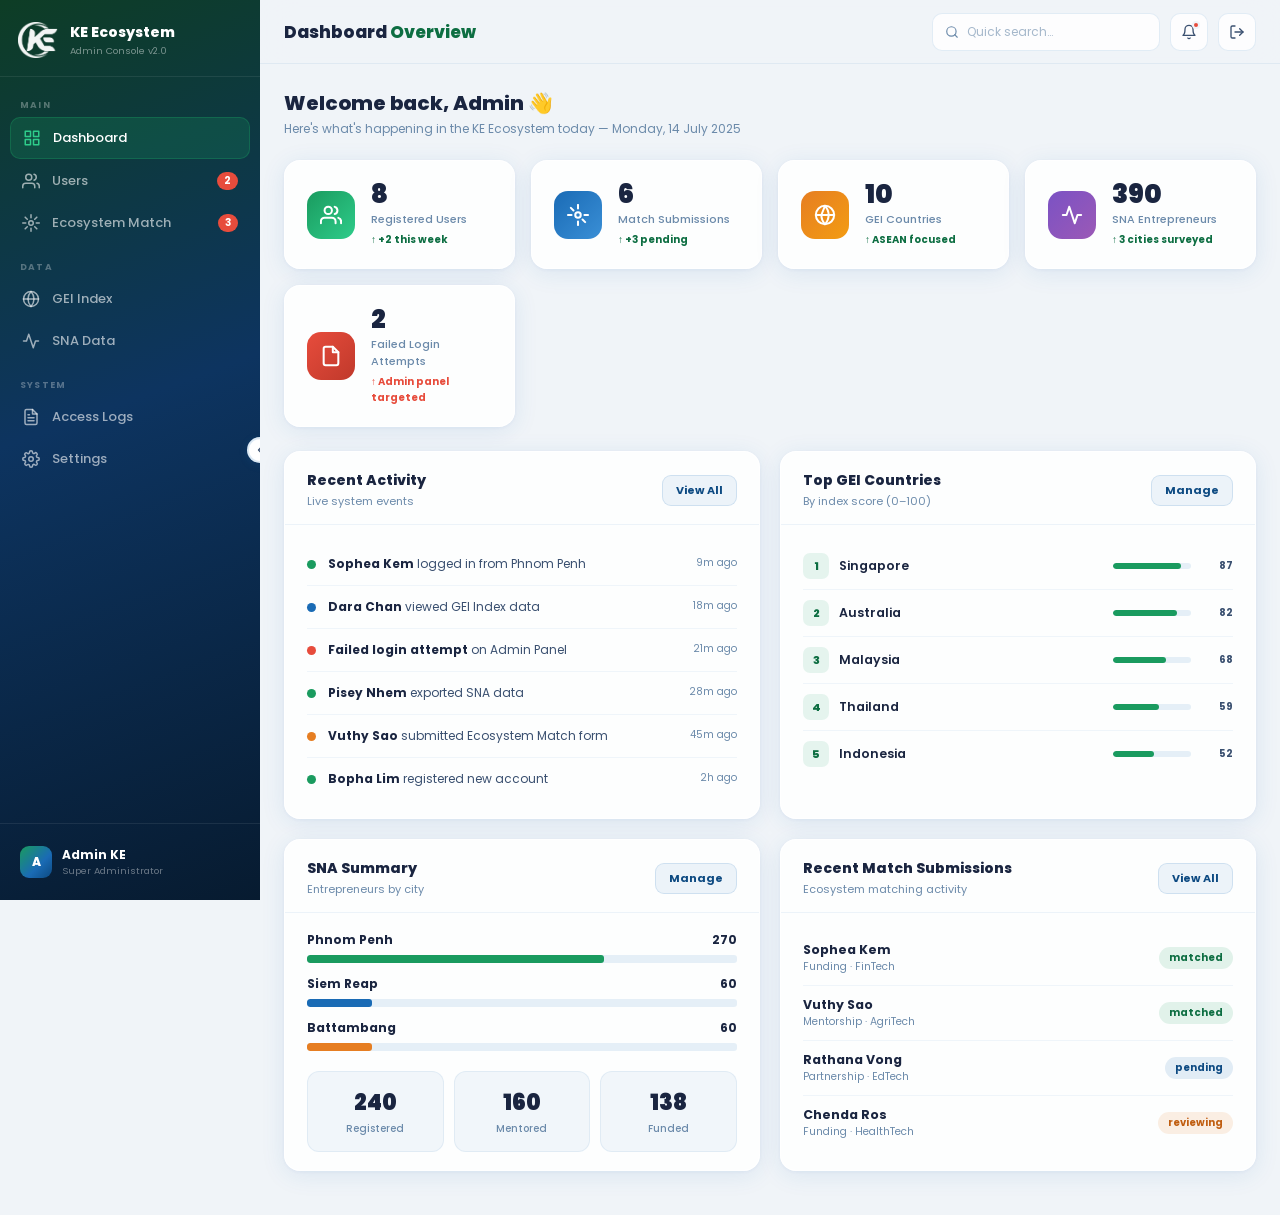
<file: admin.html>
<!DOCTYPE html>
<html lang="en">
<head>
  <meta charset="UTF-8">
  <meta name="viewport" content="width=device-width, initial-scale=1.0">
  <title>KE Ecosystem · Admin Dashboard</title>
  <link rel="preconnect" href="https://fonts.googleapis.com">
  <link rel="icon" type="image/x-icon" href="images/favicon.ico">
  <link href="https://fonts.googleapis.com/css2?family=Poppins:wght@300;400;500;600;700;800;900&display=swap" rel="stylesheet">
  <link rel="stylesheet" href="css/admin.css">
</head>
<body>

<!-- ═══════════════════════════════════
     SIDEBAR
═══════════════════════════════════ -->
<div class="sidebar-overlay" id="sidebar-overlay"></div>

<aside class="sidebar" id="sidebar">
  <div class="sidebar-head">
      <img src="images/logo_KE.png" alt="KE Logo" style="width:40px; height:40px; object-fit:contain; filter:brightness(0) invert(1); opacity:0.95;">
    <div class="sidebar-brand">
      <div class="sidebar-brand-name">KE Ecosystem</div>
      <div class="sidebar-brand-sub">Admin Console v2.0</div>
    </div>
    <!-- Mobile close button — hidden on desktop -->
    <div onclick="closeMobileSidebar()" style="display:none; margin-left:auto; width:30px; height:30px; border-radius:8px; background:rgba(255,255,255,0.10); border:1px solid rgba(255,255,255,0.15); align-items:center; justify-content:center; cursor:pointer; flex-shrink:0;" class="mobile-close-btn">
      <svg width="14" height="14" viewBox="0 0 24 24" fill="none" stroke="#fff" stroke-width="2.5" stroke-linecap="round" stroke-linejoin="round">
        <line x1="18" y1="6" x2="6" y2="18"/><line x1="6" y1="6" x2="18" y2="18"/>
      </svg>
    </div>
  </div>
  

  <!-- Nav -->
  <nav class="sidebar-nav">
    <div class="nav-section-label">Main</div>

    <div class="nav-item active" data-nav="dashboard" onclick="navigate('dashboard')">
      <svg class="nav-icon" width="18" height="18" viewBox="0 0 24 24" fill="none" stroke-width="2" stroke-linecap="round" stroke-linejoin="round">
        <rect x="3" y="3" width="7" height="7"/><rect x="14" y="3" width="7" height="7"/><rect x="3" y="14" width="7" height="7"/><rect x="14" y="14" width="7" height="7"/>
      </svg>
      <span class="nav-label">Dashboard</span>
    </div>

    <div class="nav-item" data-nav="users" onclick="navigate('users')">
      <svg class="nav-icon" width="18" height="18" viewBox="0 0 24 24" fill="none" stroke-width="2" stroke-linecap="round" stroke-linejoin="round">
        <path d="M17 21v-2a4 4 0 0 0-4-4H5a4 4 0 0 0-4 4v2"/><circle cx="9" cy="7" r="4"/><path d="M23 21v-2a4 4 0 0 0-3-3.87"/><path d="M16 3.13a4 4 0 0 1 0 7.75"/>
      </svg>
      <span class="nav-label">Users</span>
      <span class="nav-badge">2</span>
    </div>

    <div class="nav-item" data-nav="ecosystem" onclick="navigate('ecosystem')">
      <svg class="nav-icon" width="18" height="18" viewBox="0 0 24 24" fill="none" stroke-width="2" stroke-linecap="round" stroke-linejoin="round">
        <circle cx="12" cy="12" r="3"/><path d="M12 1v4M12 19v4M4.22 4.22l2.83 2.83M16.95 16.95l2.83 2.83M1 12h4M19 12h4M4.22 19.78l2.83-2.83M16.95 7.05l2.83-2.83"/>
      </svg>
      <span class="nav-label">Ecosystem Match</span>
      <span class="nav-badge">3</span>
    </div>

    <div class="nav-section-label" style="margin-top:8px">Data</div>

    <div class="nav-item" data-nav="gei" onclick="navigate('gei')">
      <svg class="nav-icon" width="18" height="18" viewBox="0 0 24 24" fill="none" stroke-width="2" stroke-linecap="round" stroke-linejoin="round">
        <circle cx="12" cy="12" r="10"/><line x1="2" y1="12" x2="22" y2="12"/><path d="M12 2a15.3 15.3 0 0 1 4 10 15.3 15.3 0 0 1-4 10 15.3 15.3 0 0 1-4-10 15.3 15.3 0 0 1 4-10z"/>
      </svg>
      <span class="nav-label">GEI Index</span>
    </div>

    <div class="nav-item" data-nav="sna" onclick="navigate('sna')">
      <svg class="nav-icon" width="18" height="18" viewBox="0 0 24 24" fill="none" stroke-width="2" stroke-linecap="round" stroke-linejoin="round">
        <polyline points="22 12 18 12 15 21 9 3 6 12 2 12"/>
      </svg>
      <span class="nav-label">SNA Data</span>
    </div>

    <div class="nav-section-label" style="margin-top:8px">System</div>

    <div class="nav-item" data-nav="logs" onclick="navigate('logs')">
      <svg class="nav-icon" width="18" height="18" viewBox="0 0 24 24" fill="none" stroke-width="2" stroke-linecap="round" stroke-linejoin="round">
        <path d="M14 2H6a2 2 0 0 0-2 2v16a2 2 0 0 0 2 2h12a2 2 0 0 0 2-2V8z"/><polyline points="14 2 14 8 20 8"/><line x1="16" y1="13" x2="8" y2="13"/><line x1="16" y1="17" x2="8" y2="17"/><polyline points="10 9 9 9 8 9"/>
      </svg>
      <span class="nav-label">Access Logs</span>
    </div>

    <div class="nav-item" data-nav="settings" onclick="navigate('settings')">
      <svg class="nav-icon" width="18" height="18" viewBox="0 0 24 24" fill="none" stroke-width="2" stroke-linecap="round" stroke-linejoin="round">
        <circle cx="12" cy="12" r="3"/><path d="M19.4 15a1.65 1.65 0 0 0 .33 1.82l.06.06a2 2 0 0 1-2.83 2.83l-.06-.06a1.65 1.65 0 0 0-1.82-.33 1.65 1.65 0 0 0-1 1.51V21a2 2 0 0 1-4 0v-.09A1.65 1.65 0 0 0 9 19.4a1.65 1.65 0 0 0-1.82.33l-.06.06a2 2 0 0 1-2.83-2.83l.06-.06A1.65 1.65 0 0 0 4.68 15a1.65 1.65 0 0 0-1.51-1H3a2 2 0 0 1 0-4h.09A1.65 1.65 0 0 0 4.6 9a1.65 1.65 0 0 0-.33-1.82l-.06-.06a2 2 0 0 1 2.83-2.83l.06.06A1.65 1.65 0 0 0 9 4.68a1.65 1.65 0 0 0 1-1.51V3a2 2 0 0 1 4 0v.09a1.65 1.65 0 0 0 1 1.51 1.65 1.65 0 0 0 1.82-.33l.06-.06a2 2 0 0 1 2.83 2.83l-.06.06A1.65 1.65 0 0 0 19.4 9a1.65 1.65 0 0 0 1.51 1H21a2 2 0 0 1 0 4h-.09a1.65 1.65 0 0 0-1.51 1z"/>
      </svg>
      <span class="nav-label">Settings</span>
    </div>
  </nav>

  <!-- Footer -->
  <div class="sidebar-foot">
    <div class="sidebar-user">
      <div class="user-avatar">A</div>
      <div class="user-info">
        <div class="user-name">Admin KE</div>
        <div class="user-role">Super Administrator</div>
      </div>
    </div>
  </div>

  <!-- Collapse toggle -->
  <div class="sidebar-toggle" onclick="toggleSidebar()">
    <svg width="12" height="12" viewBox="0 0 24 24" fill="none" stroke-width="2.5" stroke-linecap="round" stroke-linejoin="round">
      <polyline points="15 18 9 12 15 6"/>
    </svg>
  </div>
</aside>


<!-- ═══════════════════════════════════
     MAIN WRAP
═══════════════════════════════════ -->
<div class="main-wrap" id="main-wrap">

  <!-- Top Header -->
  <header class="top-header">
    <button class="menu-toggle" onclick="openMobileSidebar()">
      <svg width="18" height="18" viewBox="0 0 24 24" fill="none" stroke-width="2.2" stroke-linecap="round" stroke-linejoin="round">
        <line x1="3" y1="6" x2="21" y2="6"/><line x1="3" y1="12" x2="21" y2="12"/><line x1="3" y1="18" x2="21" y2="18"/>
      </svg>
    </button>

    <div class="header-title" id="header-title">Dashboard <span>Overview</span></div>

    <div class="header-actions">
      <div class="hdr-search">
        <svg width="14" height="14" viewBox="0 0 24 24" fill="none" stroke-width="2" stroke-linecap="round" stroke-linejoin="round"><circle cx="11" cy="11" r="8"/><line x1="21" y1="21" x2="16.65" y2="16.65"/></svg>
        <input type="text" placeholder="Quick search…">
      </div>

      <div class="hdr-btn" title="Notifications">
        <svg width="16" height="16" viewBox="0 0 24 24" fill="none" stroke-width="2" stroke-linecap="round" stroke-linejoin="round"><path d="M18 8A6 6 0 0 0 6 8c0 7-3 9-3 9h18s-3-2-3-9"/><path d="M13.73 21a2 2 0 0 1-3.46 0"/></svg>
        <div class="hdr-notif-dot"></div>
      </div>

      <div class="hdr-btn" title="Back to site" onclick="window.location.href='index.html'">
        <svg width="16" height="16" viewBox="0 0 24 24" fill="none" stroke-width="2" stroke-linecap="round" stroke-linejoin="round"><path d="M9 21H5a2 2 0 0 1-2-2V5a2 2 0 0 1 2-2h4"/><polyline points="16 17 21 12 16 7"/><line x1="21" y1="12" x2="9" y2="12"/></svg>
      </div>
    </div>
  </header>

  <!-- ══════════════════════════════
       CONTENT
  ══════════════════════════════ -->
  <main class="content">

    <!-- ── DASHBOARD ── -->
    <section class="page-section active" id="sec-dashboard">
      <div class="section-header">
        <div class="section-header-left">
          <h2>Welcome back, Admin 👋</h2>
          <p>Here's what's happening in the KE Ecosystem today — Monday, 14 July 2025</p>
        </div>
      </div>

      <!-- Stat Cards -->
      <div class="stat-grid">
        <div class="stat-card">
          <div class="stat-icon green">
            <svg width="22" height="22" viewBox="0 0 24 24" fill="none" stroke-width="2.2" stroke-linecap="round" stroke-linejoin="round"><path d="M17 21v-2a4 4 0 0 0-4-4H5a4 4 0 0 0-4 4v2"/><circle cx="9" cy="7" r="4"/><path d="M23 21v-2a4 4 0 0 0-3-3.87"/><path d="M16 3.13a4 4 0 0 1 0 7.75"/></svg>
          </div>
          <div>
            <div class="stat-val">8</div>
            <div class="stat-label">Registered Users</div>
            <div class="stat-change up">↑ +2 this week</div>
          </div>
        </div>

        <div class="stat-card">
          <div class="stat-icon blue">
            <svg width="22" height="22" viewBox="0 0 24 24" fill="none" stroke-width="2.2" stroke-linecap="round" stroke-linejoin="round"><circle cx="12" cy="12" r="3"/><path d="M12 1v4M12 19v4M4.22 4.22l2.83 2.83M16.95 16.95l2.83 2.83M1 12h4M19 12h4"/></svg>
          </div>
          <div>
            <div class="stat-val">6</div>
            <div class="stat-label">Match Submissions</div>
            <div class="stat-change up">↑ +3 pending</div>
          </div>
        </div>

        <div class="stat-card">
          <div class="stat-icon amber">
            <svg width="22" height="22" viewBox="0 0 24 24" fill="none" stroke-width="2.2" stroke-linecap="round" stroke-linejoin="round"><circle cx="12" cy="12" r="10"/><line x1="2" y1="12" x2="22" y2="12"/><path d="M12 2a15.3 15.3 0 0 1 4 10 15.3 15.3 0 0 1-4 10 15.3 15.3 0 0 1-4-10z"/></svg>
          </div>
          <div>
            <div class="stat-val">10</div>
            <div class="stat-label">GEI Countries</div>
            <div class="stat-change up">↑ ASEAN focused</div>
          </div>
        </div>

        <div class="stat-card">
          <div class="stat-icon purple">
            <svg width="22" height="22" viewBox="0 0 24 24" fill="none" stroke-width="2.2" stroke-linecap="round" stroke-linejoin="round"><polyline points="22 12 18 12 15 21 9 3 6 12 2 12"/></svg>
          </div>
          <div>
            <div class="stat-val">390</div>
            <div class="stat-label">SNA Entrepreneurs</div>
            <div class="stat-change up">↑ 3 cities surveyed</div>
          </div>
        </div>

        <div class="stat-card">
          <div class="stat-icon red">
            <svg width="22" height="22" viewBox="0 0 24 24" fill="none" stroke-width="2.2" stroke-linecap="round" stroke-linejoin="round"><path d="M14 2H6a2 2 0 0 0-2 2v16a2 2 0 0 0 2 2h12a2 2 0 0 0 2-2V8z"/><polyline points="14 2 14 8 20 8"/></svg>
          </div>
          <div>
            <div class="stat-val">2</div>
            <div class="stat-label">Failed Login Attempts</div>
            <div class="stat-change down">↑ Admin panel targeted</div>
          </div>
        </div>
      </div>

      <!-- Two col row -->
      <div class="two-col" style="margin-bottom:20px">
        <div class="card">
          <div class="card-head">
            <div>
              <div class="card-title">Recent Activity</div>
              <div class="card-sub">Live system events</div>
            </div>
            <button class="btn btn-ghost btn-sm" onclick="navigate('logs')">View All</button>
          </div>
          <div class="card-body">
            <div id="dash-activity"></div>
          </div>
        </div>

        <div class="card">
          <div class="card-head">
            <div>
              <div class="card-title">Top GEI Countries</div>
              <div class="card-sub">By index score (0–100)</div>
            </div>
            <button class="btn btn-ghost btn-sm" onclick="navigate('gei')">Manage</button>
          </div>
          <div class="card-body">
            <div id="dash-top-gei"></div>
          </div>
        </div>
      </div>

      <div class="two-col">
        <div class="card">
          <div class="card-head">
            <div>
              <div class="card-title">SNA Summary</div>
              <div class="card-sub">Entrepreneurs by city</div>
            </div>
            <button class="btn btn-ghost btn-sm" onclick="navigate('sna')">Manage</button>
          </div>
          <div class="card-body">
            <div style="display:flex;flex-direction:column;gap:12px">
              <div>
                <div style="display:flex;justify-content:space-between;font-size:12px;font-weight:700;margin-bottom:6px"><span>Phnom Penh</span><span>270</span></div>
                <div class="mini-bar-track" style="height:8px"><div class="mini-bar-fill green" style="width:69%"></div></div>
              </div>
              <div>
                <div style="display:flex;justify-content:space-between;font-size:12px;font-weight:700;margin-bottom:6px"><span>Siem Reap</span><span>60</span></div>
                <div class="mini-bar-track" style="height:8px"><div class="mini-bar-fill blue" style="width:15%"></div></div>
              </div>
              <div>
                <div style="display:flex;justify-content:space-between;font-size:12px;font-weight:700;margin-bottom:6px"><span>Battambang</span><span>60</span></div>
                <div class="mini-bar-track" style="height:8px"><div class="mini-bar-fill amber" style="width:15%"></div></div>
              </div>
              <div style="display:grid;grid-template-columns:repeat(3,1fr);gap:10px;margin-top:8px">
                <div class="pill-metric"><div class="pill-val">240</div><div class="pill-unit">Registered</div></div>
                <div class="pill-metric"><div class="pill-val">160</div><div class="pill-unit">Mentored</div></div>
                <div class="pill-metric"><div class="pill-val">138</div><div class="pill-unit">Funded</div></div>
              </div>
            </div>
          </div>
        </div>

        <div class="card">
          <div class="card-head">
            <div>
              <div class="card-title">Recent Match Submissions</div>
              <div class="card-sub">Ecosystem matching activity</div>
            </div>
            <button class="btn btn-ghost btn-sm" onclick="navigate('ecosystem')">View All</button>
          </div>
          <div class="card-body">
            <div id="dash-recent-match"></div>
          </div>
        </div>
      </div>
    </section>


    <!-- ── USERS ── -->
    <section class="page-section" id="sec-users">
      <div class="section-header">
        <div class="section-header-left">
          <h2>User Management</h2>
          <p>Registered accounts, roles and status — <span id="users-count"></span></p>
        </div>
        <div style="display:flex;gap:10px">
          <button class="btn btn-ghost" onclick="exportCSV('users')">
            <svg width="14" height="14" viewBox="0 0 24 24" fill="none" stroke-width="2" stroke-linecap="round" stroke-linejoin="round"><path d="M21 15v4a2 2 0 0 1-2 2H5a2 2 0 0 1-2-2v-4"/><polyline points="7 10 12 15 17 10"/><line x1="12" y1="15" x2="12" y2="3"/></svg>
            Export CSV
          </button>
          <button class="btn btn-primary" onclick="openAddUser()">
            <svg width="14" height="14" viewBox="0 0 24 24" fill="none" stroke-width="2.2" stroke-linecap="round" stroke-linejoin="round"><line x1="12" y1="5" x2="12" y2="19"/><line x1="5" y1="12" x2="19" y2="12"/></svg>
            Add User
          </button>
        </div>
      </div>

      <div class="card">
        <div class="filter-bar">
          <div class="filter-search">
            <svg width="14" height="14" viewBox="0 0 24 24" fill="none" stroke-width="2" stroke-linecap="round" stroke-linejoin="round"><circle cx="11" cy="11" r="8"/><line x1="21" y1="21" x2="16.65" y2="16.65"/></svg>
            <input id="user-search" type="text" placeholder="Search by name, email, org…">
          </div>
          <select class="filter-select" id="user-role-filter">
            <option value="all">All Roles</option>
            <option>Entrepreneur</option>
            <option>Mentor</option>
            <option>Investor</option>
            <option>ESO</option>
            <option>Researcher</option>
          </select>
        </div>

        <div class="table-wrap" style="margin-top:14px">
          <table>
            <thead>
              <tr>
                <th>User</th><th>Role</th><th>Organisation</th><th>Location</th>
                <th>Status</th><th>Joined</th><th>Last Seen</th><th>Actions</th>
              </tr>
            </thead>
            <tbody id="users-tbody"></tbody>
          </table>
        </div>
      </div>
    </section>


    <!-- ── ECOSYSTEM MATCHING ── -->
    <section class="page-section" id="sec-ecosystem">
      <div class="section-header">
        <div class="section-header-left">
          <h2>Ecosystem Matching</h2>
          <p>User-submitted matching requests and outcomes</p>
        </div>
        <button class="btn btn-ghost" onclick="exportCSV('ecosystem')">
          <svg width="14" height="14" viewBox="0 0 24 24" fill="none" stroke-width="2" stroke-linecap="round" stroke-linejoin="round"><path d="M21 15v4a2 2 0 0 1-2 2H5a2 2 0 0 1-2-2v-4"/><polyline points="7 10 12 15 17 10"/><line x1="12" y1="15" x2="12" y2="3"/></svg>
          Export CSV
        </button>
      </div>

      <!-- Quick stats -->
      <div class="three-col" style="margin-bottom:20px">
        <div class="card"><div class="card-body" style="padding:16px 20px">
          <div style="font-size:10px;font-weight:700;color:var(--text-light);text-transform:uppercase;letter-spacing:0.8px;margin-bottom:8px">Total Submissions</div>
          <div style="font-size:28px;font-weight:900;color:var(--text-dark)">6</div>
        </div></div>
        <div class="card"><div class="card-body" style="padding:16px 20px">
          <div style="font-size:10px;font-weight:700;color:var(--text-light);text-transform:uppercase;letter-spacing:0.8px;margin-bottom:8px">Matched</div>
          <div style="font-size:28px;font-weight:900;color:var(--green-dark)">3</div>
        </div></div>
        <div class="card"><div class="card-body" style="padding:16px 20px">
          <div style="font-size:10px;font-weight:700;color:var(--text-light);text-transform:uppercase;letter-spacing:0.8px;margin-bottom:8px">Pending Review</div>
          <div style="font-size:28px;font-weight:900;color:var(--amber)">3</div>
        </div></div>
      </div>

      <div class="card">
        <div class="card-head">
          <div class="card-title">All Submissions</div>
        </div>
        <div class="table-wrap">
          <table>
            <thead>
              <tr>
                <th>Applicant</th><th>Type</th><th>Sector</th><th>Stage</th>
                <th>Need</th><th>Submitted</th><th>Status</th><th>Matched With</th><th>Actions</th>
              </tr>
            </thead>
            <tbody id="eco-tbody"></tbody>
          </table>
        </div>
      </div>
    </section>


    <!-- ── GEI INDEX ── -->
    <section class="page-section" id="sec-gei">
      <div class="section-header">
        <div class="section-header-left">
          <h2>GEI Index Data</h2>
          <p>Global Entrepreneurship Index — country scores and pillars</p>
        </div>
        <div style="display:flex;gap:10px">
          <button class="btn btn-ghost" onclick="exportCSV('gei')">
            <svg width="14" height="14" viewBox="0 0 24 24" fill="none" stroke-width="2" stroke-linecap="round" stroke-linejoin="round"><path d="M21 15v4a2 2 0 0 1-2 2H5a2 2 0 0 1-2-2v-4"/><polyline points="7 10 12 15 17 10"/><line x1="12" y1="15" x2="12" y2="3"/></svg>
            Export CSV
          </button>
          <button class="btn btn-primary" onclick="openAddGEI()">
            <svg width="14" height="14" viewBox="0 0 24 24" fill="none" stroke-width="2.2" stroke-linecap="round" stroke-linejoin="round"><line x1="12" y1="5" x2="12" y2="19"/><line x1="5" y1="12" x2="19" y2="12"/></svg>
            Add Country
          </button>
        </div>
      </div>

      <div class="card">
        <div class="filter-bar">
          <div class="filter-search">
            <svg width="14" height="14" viewBox="0 0 24 24" fill="none" stroke-width="2" stroke-linecap="round" stroke-linejoin="round"><circle cx="11" cy="11" r="8"/><line x1="21" y1="21" x2="16.65" y2="16.65"/></svg>
            <input id="gei-search" type="text" placeholder="Search country or region…">
          </div>
        </div>
        <div class="table-wrap" style="margin-top:14px">
          <table>
            <thead>
              <tr>
                <th>Country</th><th>Region</th><th>Income Level</th>
                <th>Index ↕</th><th>Economic</th><th>Human Capital</th>
                <th>Connectedness</th><th>Governance</th><th>Mkt Potential</th>
                <th>Actions</th>
              </tr>
            </thead>
            <tbody id="gei-tbody"></tbody>
          </table>
        </div>
        <div class="pagination">
          <button class="pg-btn active">1</button>
          <button class="pg-btn">2</button>
          <button class="pg-btn">3</button>
          <button class="pg-btn">
            <svg width="12" height="12" viewBox="0 0 24 24" fill="none" stroke-width="2.5" stroke-linecap="round" stroke-linejoin="round"><polyline points="9 18 15 12 9 6"/></svg>
          </button>
        </div>
      </div>
    </section>


    <!-- ── SNA DATA ── -->
    <section class="page-section" id="sec-sna">
      <div class="section-header">
        <div class="section-header-left">
          <h2>SNA Data</h2>
          <p>Social Network Analysis 2024 — SME Ecosystem Cambodia</p>
        </div>
        <button class="btn btn-ghost" onclick="showToast('SNA export coming soon')">
          <svg width="14" height="14" viewBox="0 0 24 24" fill="none" stroke-width="2" stroke-linecap="round" stroke-linejoin="round"><path d="M21 15v4a2 2 0 0 1-2 2H5a2 2 0 0 1-2-2v-4"/><polyline points="7 10 12 15 17 10"/><line x1="12" y1="15" x2="12" y2="3"/></svg>
          Export JSON
        </button>
      </div>

      <!-- KPIs -->
      <div class="stat-grid" style="margin-bottom:20px">
        <div class="stat-card">
          <div class="stat-icon green"><svg width="22" height="22" viewBox="0 0 24 24" fill="none" stroke-width="2.2" stroke-linecap="round" stroke-linejoin="round"><path d="M17 21v-2a4 4 0 0 0-4-4H5a4 4 0 0 0-4 4v2"/><circle cx="9" cy="7" r="4"/></svg></div>
          <div><div class="stat-val">390</div><div class="stat-label">Total Entrepreneurs</div></div>
        </div>
        <div class="stat-card">
          <div class="stat-icon blue"><svg width="22" height="22" viewBox="0 0 24 24" fill="none" stroke-width="2.2" stroke-linecap="round" stroke-linejoin="round"><path d="M22 16.92v3a2 2 0 0 1-2.18 2 19.79 19.79 0 0 1-8.63-3.07A19.5 19.5 0 0 1 4.72 13a19.79 19.79 0 0 1-3.07-8.67A2 2 0 0 1 3.63 2h3a2 2 0 0 1 2 1.72c.127.96.361 1.903.7 2.81a2 2 0 0 1-.45 2.11L7.91 9.91"/></svg></div>
          <div><div class="stat-val">240</div><div class="stat-label">Registered Businesses</div></div>
        </div>
        <div class="stat-card">
          <div class="stat-icon amber"><svg width="22" height="22" viewBox="0 0 24 24" fill="none" stroke-width="2.2" stroke-linecap="round" stroke-linejoin="round"><circle cx="12" cy="12" r="10"/><path d="M12 8v4l3 3"/></svg></div>
          <div><div class="stat-val">160</div><div class="stat-label">Mentorship Received</div></div>
        </div>
        <div class="stat-card">
          <div class="stat-icon purple"><svg width="22" height="22" viewBox="0 0 24 24" fill="none" stroke-width="2.2" stroke-linecap="round" stroke-linejoin="round"><line x1="12" y1="1" x2="12" y2="23"/><path d="M17 5H9.5a3.5 3.5 0 0 0 0 7h5a3.5 3.5 0 0 1 0 7H6"/></svg></div>
          <div><div class="stat-val">138</div><div class="stat-label">External Funding</div></div>
        </div>
      </div>

      <!-- City table -->
      <div class="card" style="margin-bottom:20px">
        <div class="card-head">
          <div class="card-title">City Breakdown</div>
          <div class="card-sub">Phnom Penh · Siem Reap · Battambang</div>
        </div>
        <div class="table-wrap">
          <table>
            <thead>
              <tr>
                <th>City</th><th>Total</th><th>Registered</th>
                <th>Mentorship</th><th>Peer Exchange</th><th>External Funding</th><th>Actions</th>
              </tr>
            </thead>
            <tbody id="sna-tbody"></tbody>
          </table>
        </div>
      </div>

      <!-- Stage breakdown -->
      <div class="card">
        <div class="card-head"><div class="card-title">Business Stage Distribution</div></div>
        <div class="card-body">
          <div style="display:grid;grid-template-columns:repeat(auto-fit,minmax(160px,1fr));gap:14px">
            <div class="pill-metric"><div class="pill-val">6</div><div class="pill-unit">Ideation & Prototype</div></div>
            <div class="pill-metric"><div class="pill-val">68</div><div class="pill-unit">Early & Operational</div></div>
            <div class="pill-metric"><div class="pill-val">25</div><div class="pill-unit">Scaling Stage</div></div>
            <div class="pill-metric"><div class="pill-val">33</div><div class="pill-unit">Innovative Venture</div></div>
            <div class="pill-metric"><div class="pill-val">88</div><div class="pill-unit">Livelihood Sustaining</div></div>
            <div class="pill-metric"><div class="pill-val">67</div><div class="pill-unit">Social Business</div></div>
            <div class="pill-metric"><div class="pill-val">202</div><div class="pill-unit">Traditional Business</div></div>
          </div>
        </div>
      </div>
    </section>


    <!-- ── ACCESS LOGS ── -->
    <section class="page-section" id="sec-logs">
      <div class="section-header">
        <div class="section-header-left">
          <h2>Access Logs</h2>
          <p>IP addresses, user actions, and system access history</p>
        </div>
        <button class="btn btn-ghost" onclick="exportCSV('logs')">
          <svg width="14" height="14" viewBox="0 0 24 24" fill="none" stroke-width="2" stroke-linecap="round" stroke-linejoin="round"><path d="M21 15v4a2 2 0 0 1-2 2H5a2 2 0 0 1-2-2v-4"/><polyline points="7 10 12 15 17 10"/><line x1="12" y1="15" x2="12" y2="3"/></svg>
          Export CSV
        </button>
      </div>

      <!-- Alert -->
      <div style="background:rgba(231,76,60,0.08);border:1.5px solid rgba(231,76,60,0.22);border-radius:12px;padding:14px 18px;display:flex;align-items:center;gap:12px;margin-bottom:20px">
        <svg width="18" height="18" viewBox="0 0 24 24" fill="none" stroke="var(--red)" stroke-width="2" stroke-linecap="round" stroke-linejoin="round"><circle cx="12" cy="12" r="10"/><line x1="12" y1="8" x2="12" y2="12"/><line x1="12" y1="16" x2="12.01" y2="16"/></svg>
        <div style="font-size:12.5px;color:#b03022;font-weight:600">
          <strong>Security Alert:</strong> 2 failed login attempts detected on Admin Panel from IP <code style="background:rgba(231,76,60,0.12);padding:2px 6px;border-radius:4px">103.7.184.77</code>
        </div>
      </div>

      <div class="card">
        <div class="filter-bar">
          <div class="filter-search">
            <svg width="14" height="14" viewBox="0 0 24 24" fill="none" stroke-width="2" stroke-linecap="round" stroke-linejoin="round"><circle cx="11" cy="11" r="8"/><line x1="21" y1="21" x2="16.65" y2="16.65"/></svg>
            <input type="text" placeholder="Search IP, user or action…">
          </div>
          <select class="filter-select">
            <option>All Actions</option>
            <option>Login</option>
            <option>Login Attempt</option>
            <option>View</option>
            <option>Export</option>
            <option>Submit</option>
            <option>Update</option>
          </select>
          <select class="filter-select">
            <option>All Status</option>
            <option>success</option>
            <option>failed</option>
          </select>
        </div>
        <div class="table-wrap" style="margin-top:14px">
          <table>
            <thead>
              <tr>
                <th>IP Address</th><th>User</th><th>Action</th>
                <th>Module</th><th>Timestamp</th><th>Status</th>
              </tr>
            </thead>
            <tbody id="logs-tbody"></tbody>
          </table>
        </div>
        <div class="pagination">
          <button class="pg-btn active">1</button>
          <button class="pg-btn">2</button>
          <button class="pg-btn">
            <svg width="12" height="12" viewBox="0 0 24 24" fill="none" stroke-width="2.5" stroke-linecap="round" stroke-linejoin="round"><polyline points="9 18 15 12 9 6"/></svg>
          </button>
        </div>
      </div>
    </section>


    <!-- ── SETTINGS ── -->
    <section class="page-section" id="sec-settings">
      <div class="section-header">
        <div class="section-header-left">
          <h2>Admin Settings</h2>
          <p>Configure system preferences and security options</p>
        </div>
      </div>

      <div class="two-col">
        <!-- Admin Profile -->
        <div class="card">
          <div class="card-head"><div class="card-title">Admin Profile</div></div>
          <div class="card-body">
            <div style="display:flex;align-items:center;gap:14px;margin-bottom:20px">
              <div class="user-avatar" style="width:54px;height:54px;border-radius:14px;font-size:20px">A</div>
              <div>
                <div style="font-size:15px;font-weight:800;color:var(--text-dark)">Admin KE</div>
                <div style="font-size:12px;color:var(--text-light)">admin@khmerenterprise.gov.kh</div>
                <span class="badge badge-green" style="margin-top:4px;display:inline-flex">Super Admin</span>
              </div>
            </div>
            <div class="form-grid">
              <div class="form-group"><label class="form-label">Display Name</label><input class="form-input" value="Admin KE"></div>
              <div class="form-group"><label class="form-label">Email</label><input class="form-input" value="admin@khmerenterprise.gov.kh"></div>
              <div class="form-group full">
                <button class="btn btn-primary" onclick="showToast('Profile updated')">Save Changes</button>
              </div>
            </div>
          </div>
        </div>

        <!-- Security -->
        <div class="card">
          <div class="card-head"><div class="card-title">Security</div></div>
          <div class="card-body">
            <div class="form-grid">
              <div class="form-group full"><label class="form-label">Current Password</label><input class="form-input" type="password" placeholder="••••••••"></div>
              <div class="form-group"><label class="form-label">New Password</label><input class="form-input" type="password" placeholder="••••••••"></div>
              <div class="form-group"><label class="form-label">Confirm Password</label><input class="form-input" type="password" placeholder="••••••••"></div>
              <div class="form-group full">
                <button class="btn btn-ghost" onclick="showToast('Password updated')">Update Password</button>
              </div>
            </div>

            <div style="border-top:1px solid rgba(26,107,181,0.08);margin-top:16px;padding-top:16px">
              <div style="font-size:12px;font-weight:700;color:var(--text-dark);margin-bottom:10px">Security Options</div>
              <div style="display:flex;flex-direction:column;gap:10px">
                <label style="display:flex;align-items:center;gap:10px;font-size:12px;color:var(--text-mid);cursor:pointer">
                  <input type="checkbox" checked style="accent-color:var(--green)"> Two-factor authentication
                </label>
                <label style="display:flex;align-items:center;gap:10px;font-size:12px;color:var(--text-mid);cursor:pointer">
                  <input type="checkbox" checked style="accent-color:var(--green)"> Email alerts on failed login
                </label>
                <label style="display:flex;align-items:center;gap:10px;font-size:12px;color:var(--text-mid);cursor:pointer">
                  <input type="checkbox" style="accent-color:var(--green)"> IP whitelist enforcement
                </label>
              </div>
            </div>
          </div>
        </div>

        <!-- System Preferences -->
        <div class="card">
          <div class="card-head"><div class="card-title">System Preferences</div></div>
          <div class="card-body">
            <div class="form-grid">
              <div class="form-group">
                <label class="form-label">Default Language</label>
                <select class="form-select"><option>English</option><option>Khmer</option></select>
              </div>
              <div class="form-group">
                <label class="form-label">Timezone</label>
                <select class="form-select"><option>Asia/Phnom_Penh (UTC+7)</option><option>UTC</option></select>
              </div>
              <div class="form-group">
                <label class="form-label">Log Retention</label>
                <select class="form-select"><option>90 days</option><option>180 days</option><option>1 year</option></select>
              </div>
              <div class="form-group">
                <label class="form-label">Export Format</label>
                <select class="form-select"><option>CSV</option><option>JSON</option><option>Excel</option></select>
              </div>
              <div class="form-group full">
                <button class="btn btn-primary" onclick="showToast('Preferences saved')">Save Preferences</button>
              </div>
            </div>
          </div>
        </div>

        <!-- Danger Zone -->
        <div class="card" style="border-color:rgba(231,76,60,0.18)">
          <div class="card-head" style="border-bottom-color:rgba(231,76,60,0.10)">
            <div class="card-title" style="color:var(--red)">Danger Zone</div>
          </div>
          <div class="card-body" style="display:flex;flex-direction:column;gap:12px">
            <div style="display:flex;align-items:center;justify-content:space-between;gap:14px;padding:12px 14px;background:rgba(231,76,60,0.05);border-radius:10px;border:1px solid rgba(231,76,60,0.10)">
              <div>
                <div style="font-size:12.5px;font-weight:700;color:var(--text-dark)">Clear All Logs</div>
                <div style="font-size:11px;color:var(--text-light)">Permanently delete all access log entries</div>
              </div>
              <button class="btn btn-danger btn-sm" onclick="showToast('Logs cleared', false)">Clear Logs</button>
            </div>
            <div style="display:flex;align-items:center;justify-content:space-between;gap:14px;padding:12px 14px;background:rgba(231,76,60,0.05);border-radius:10px;border:1px solid rgba(231,76,60,0.10)">
              <div>
                <div style="font-size:12.5px;font-weight:700;color:var(--text-dark)">Reset GEI Data</div>
                <div style="font-size:11px;color:var(--text-light)">Reload GEI data from original JSON source</div>
              </div>
              <button class="btn btn-danger btn-sm" onclick="showToast('GEI data reset', false)">Reset Data</button>
            </div>
          </div>
        </div>
      </div>
    </section>

  </main>
</div>


<!-- ═══════════════════════════════════
     MODAL
═══════════════════════════════════ -->
<div class="modal-overlay" id="modal-overlay">
  <div class="modal-box">
    <div class="modal-head">
      <div class="modal-title" id="modal-title">Modal</div>
      <div class="modal-close" onclick="closeModal()">
        <svg width="14" height="14" viewBox="0 0 24 24" fill="none" stroke-width="2.5" stroke-linecap="round" stroke-linejoin="round"><line x1="18" y1="6" x2="6" y2="18"/><line x1="6" y1="6" x2="18" y2="18"/></svg>
      </div>
    </div>
    <div class="modal-body" id="modal-body"></div>
    <div class="modal-foot">
      <button class="btn btn-ghost" onclick="closeModal()">Cancel</button>
      <button class="btn btn-primary" id="modal-confirm" onclick="modalConfirm()">Save Changes</button>
    </div>
  </div>
</div>


<!-- ═══════════════════════════════════
     TOAST
═══════════════════════════════════ -->
<div class="toast" id="toast">
  <div class="toast-icon-wrap">
    <svg width="12" height="12" viewBox="0 0 24 24" fill="none" stroke-width="2.5" stroke-linecap="round" stroke-linejoin="round"><polyline points="20 6 9 17 4 12"/></svg>
  </div>
  <span id="toast-msg"></span>
</div>


<script src="js/admin.js"></script>
</body>
</html>
</file>
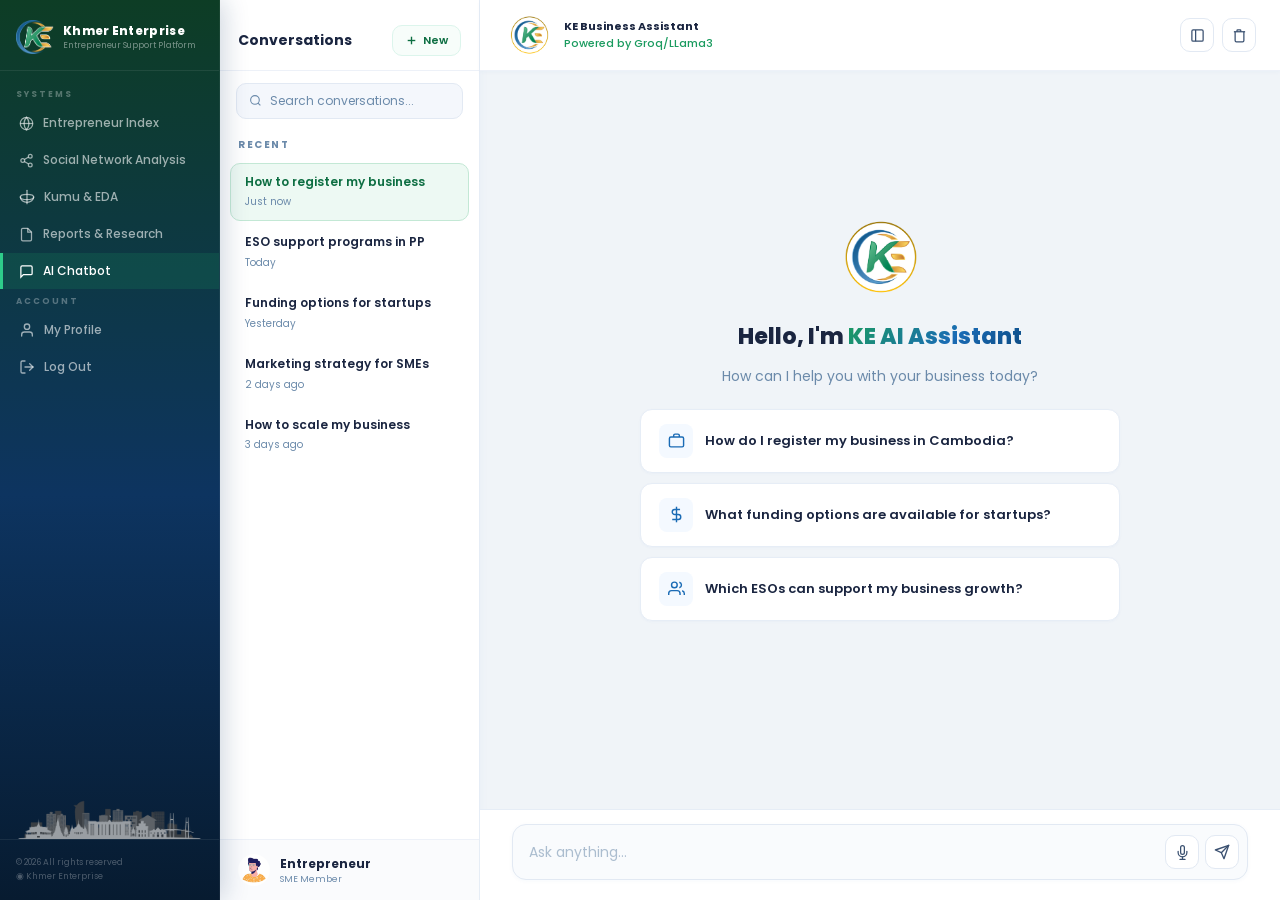
<file: chatbot.html>
<!DOCTYPE html>
<html lang="en">
<head>
<meta charset="UTF-8">
<meta name="viewport" content="width=device-width, initial-scale=1.0, viewport-fit=cover">
<title>KE · AI Business Assistant</title>
<link href="https://fonts.googleapis.com/css2?family=Poppins:wght@300;400;500;600;700;800;900&family=Noto+Sans+Khmer:wght@300;400;500;600;700;800&display=swap" rel="stylesheet">
<link rel="stylesheet" href="css/chatbot.css">
<link rel="stylesheet" href="css/logout.css">
<link rel="icon" type="image/x-icon" href="images/favicon.ico">
</head>
<body>

<div id="app">
<div class="sidebar-overlay" id="sidebarOverlay" onclick="closeMobileSidebar()"></div>

<!-- ══════════════════════════════
     COLUMN 1: SYSTEM NAVIGATION
══════════════════════════════ -->
<div class="logout-overlay" id="logoutOverlay" onclick="LogoutModal.close()">
    <div class="logout-modal" onclick="event.stopPropagation()">
      <div class="logout-modal-icon">
        <svg xmlns="http://www.w3.org/2000/svg" width="28" height="28" viewBox="0 0 24 24" fill="none" stroke="currentColor" stroke-width="2" stroke-linecap="round" stroke-linejoin="round">
          <path d="M9 21H5a2 2 0 0 1-2-2V5a2 2 0 0 1 2-2h4"/>
          <polyline points="16 17 21 12 16 7"/>
          <line x1="21" y1="12" x2="9" y2="12"/>
        </svg>
      </div>
      <h3 class="logout-modal-title">Sign Out?</h3>
      <p class="logout-modal-text">Are you sure you want to sign out of the platform?</p>
      <div class="logout-modal-actions">
        <button class="logout-btn-cancel" onclick="LogoutModal.close()">Cancel</button>
        <button class="logout-btn-confirm" onclick="LogoutModal.confirm()">
          <svg xmlns="http://www.w3.org/2000/svg" width="14" height="14" viewBox="0 0 24 24" fill="none" stroke="currentColor" stroke-width="2.5" stroke-linecap="round" stroke-linejoin="round">
            <path d="M9 21H5a2 2 0 0 1-2-2V5a2 2 0 0 1 2-2h4"/>
            <polyline points="16 17 21 12 16 7"/>
            <line x1="21" y1="12" x2="9" y2="12"/>
          </svg>
          Sign Out
        </button>
      </div>
    </div>
</div>

<aside class="nav-sidebar" id="navSidebar">
  <div class="ns-logo">
    <img src="images/logo_KE.png" alt="KE" class="ns-logo-img">
    <div class="ns-logo-text">
      <div class="ns-name">Khmer Enterprise</div>
      <div class="ns-sub">Entrepreneur Support Platform</div>
    </div>
    <button class="ns-close" onclick="closeMobileSidebar()">
      <svg xmlns="http://www.w3.org/2000/svg" width="14" height="14" viewBox="0 0 24 24" fill="none" stroke="currentColor" stroke-width="2.5"><line x1="18" y1="6" x2="6" y2="18"/><line x1="6" y1="6" x2="18" y2="18"/></svg>
    </button>
  </div>
  <nav class="ns-nav">
    <div class="ns-section-label">Systems</div>
    <a class="ns-item" href="GEI.html">
      <svg xmlns="http://www.w3.org/2000/svg" width="15" height="15" viewBox="0 0 24 24" fill="none" stroke="currentColor" stroke-width="2"><circle cx="12" cy="12" r="10"/><line x1="2" y1="12" x2="22" y2="12"/><path d="M12 2a15.3 15.3 0 0 1 4 10 15.3 15.3 0 0 1-4 10 15.3 15.3 0 0 1-4-10 15.3 15.3 0 0 1 4-10z"/></svg>
      Entrepreneur Index
    </a>
    <a class="ns-item" href="SNA.html">
      <svg xmlns="http://www.w3.org/2000/svg" width="15" height="15" viewBox="0 0 24 24" fill="none" stroke="currentColor" stroke-width="2"><circle cx="18" cy="5" r="3"/><circle cx="6" cy="12" r="3"/><circle cx="18" cy="19" r="3"/><line x1="8.59" y1="13.51" x2="15.42" y2="17.49"/><line x1="15.41" y1="6.51" x2="8.59" y2="10.49"/></svg>
      Social Network Analysis
    </a>
    <a class="ns-item" href="kumu_eda.html">
      <svg xmlns="http://www.w3.org/2000/svg" width="16" height="16" viewBox="0 0 24 24" fill="none" stroke="currentColor" stroke-width="2" stroke-linecap="round" stroke-linejoin="round"><ellipse cx="12" cy="12" rx="10" ry="4"/><path d="M2 12c0 4.418 4.477 8 10 8s10-3.582 10-8"/><line x1="12" y1="2" x2="12" y2="22"/></svg>
      Kumu &amp; EDA
    </a>
    <a class="ns-item" href="report.html">
      <svg xmlns="http://www.w3.org/2000/svg" width="15" height="15" viewBox="0 0 24 24" fill="none" stroke="currentColor" stroke-width="2"><path d="M14 2H6a2 2 0 0 0-2 2v16a2 2 0 0 0 2 2h12a2 2 0 0 0 2-2V8z"/><polyline points="14 2 14 8 20 8"/></svg>
      Reports &amp; Research
    </a>
    <a class="ns-item active" href="chatbot.html">
      <svg xmlns="http://www.w3.org/2000/svg" width="15" height="15" viewBox="0 0 24 24" fill="none" stroke="currentColor" stroke-width="2"><path d="M21 15a2 2 0 0 1-2 2H7l-4 4V5a2 2 0 0 1 2-2h14a2 2 0 0 1 2 2z"/></svg>
      AI Chatbot
    </a>
    <div class="ns-section-label">Account</div>
    <a class="ns-item" href="user.html">
       <svg xmlns="http://www.w3.org/2000/svg" width="16" height="16" viewBox="0 0 24 24" fill="none" stroke="currentColor" stroke-width="2" stroke-linecap="round" stroke-linejoin="round"><path d="M20 21v-2a4 4 0 0 0-4-4H8a4 4 0 0 0-4 4v2"/><circle cx="12" cy="7" r="4"/></svg>
      My Profile
    </a>
    <a class="ns-item" onclick="LogoutModal.show()">
      <svg xmlns="http://www.w3.org/2000/svg" width="16" height="16" viewBox="0 0 24 24" fill="none" stroke="currentColor" stroke-width="2" stroke-linecap="round" stroke-linejoin="round"><path d="M9 21H5a2 2 0 0 1-2-2V5a2 2 0 0 1 2-2h4"/><polyline points="16 17 21 12 16 7"/><line x1="21" y1="12" x2="9" y2="12"/></svg>
      Log Out
    </a>
  </nav>
  <div class="sidebar-artwork">
      <img src="images/artwork_3.png" alt="" class="sidebar-artwork-img">
    </div>
  <div class="ns-footer">
    <p>© 2026 All rights reserved<br>◉ Khmer Enterprise</p>
  </div>
</aside>

<!-- ══════════════════════════════
     COLUMN 2: CHAT HISTORY PANEL
══════════════════════════════ -->
<aside class="history-panel open" id="historyPanel">
  <div class="hp-header">
    <span class="hp-title">Conversations</span>
    <button class="new-chat-btn" onclick="newChat()">
      <svg xmlns="http://www.w3.org/2000/svg" width="13" height="13" viewBox="0 0 24 24" fill="none" stroke="currentColor" stroke-width="2.5"><line x1="12" y1="5" x2="12" y2="19"/><line x1="5" y1="12" x2="19" y2="12"/></svg>
      New
    </button>
  </div>

  <div class="hp-search">
    <svg xmlns="http://www.w3.org/2000/svg" width="13" height="13" viewBox="0 0 24 24" fill="none" stroke="currentColor" stroke-width="2"><circle cx="11" cy="11" r="8"/><line x1="21" y1="21" x2="16.65" y2="16.65"/></svg>
    <input type="search" id="search-chats" placeholder="Search conversations..." oninput="searchChats(this.value)" autocomplete="off">
  </div>

  <div class="hp-section">Recent</div>
  <div class="hp-list" id="chat-history">
    <div class="ch-item active" onclick="selectChat(this)">
      <div class="ch-title">How to register my business</div><div class="ch-time">Just now</div>
    </div>
    <div class="ch-item" onclick="selectChat(this)">
      <div class="ch-title">ESO support programs in PP</div><div class="ch-time">Today</div>
    </div>
    <div class="ch-item" onclick="selectChat(this)">
      <div class="ch-title">Funding options for startups</div><div class="ch-time">Yesterday</div>
    </div>
    <div class="ch-item" onclick="selectChat(this)">
      <div class="ch-title">Marketing strategy for SMEs</div><div class="ch-time">2 days ago</div>
    </div>
    <div class="ch-item" onclick="selectChat(this)">
      <div class="ch-title">How to scale my business</div><div class="ch-time">3 days ago</div>
    </div>
  </div>

  <div class="hp-footer">
    <div class="hp-user">
      <div class="hp-avatar" id="chat-user-avatar">E</div>
      <div>
        <div class="hp-username" id="chat-username">Entrepreneur</div>
        <div class="hp-usertype">SME Member</div>
      </div>
    </div>
  </div>
</aside>

<!-- ══════════════════════════════
     COLUMN 3: MAIN CHAT AREA
══════════════════════════════ -->
<main class="chat-main">

  <!-- TOPBAR -->
  <div class="chat-topbar">
    <button class="mobile-menu-btn" onclick="openMobileSidebar()">
      <svg xmlns="http://www.w3.org/2000/svg" width="18" height="18" viewBox="0 0 24 24" fill="none" stroke="currentColor" stroke-width="2"><line x1="3" y1="6" x2="21" y2="6"/><line x1="3" y1="12" x2="21" y2="12"/><line x1="3" y1="18" x2="21" y2="18"/></svg>
    </button>

    <div class="topbar-bot-wrap">
      <div class="topbar-bot-avatar">
        <img src="images/KEbot.png" alt="KE Bot">
      </div>
      <div class="topbar-bot-info">
        <div class="topbar-bot-name">KE Business Assistant</div>
        <div class="topbar-bot-status">Powered by Groq/LLama3</div>
      </div>
    </div>

    <div class="topbar-actions">
      <button class="topbar-icon-btn" id="history-toggle-btn" title="Toggle conversation history" onclick="toggleHistoryPanel()">
        <svg xmlns="http://www.w3.org/2000/svg" width="15" height="15" viewBox="0 0 24 24" fill="none" stroke="currentColor" stroke-width="2"><rect x="3" y="3" width="18" height="18" rx="2"/><line x1="9" y1="3" x2="9" y2="21"/></svg>
      </button>
      <button class="topbar-icon-btn" title="Clear chat" onclick="clearChat()">
        <svg xmlns="http://www.w3.org/2000/svg" width="15" height="15" viewBox="0 0 24 24" fill="none" stroke="currentColor" stroke-width="2"><polyline points="3 6 5 6 21 6"/><path d="M19 6v14a2 2 0 0 1-2 2H7a2 2 0 0 1-2-2V6m3 0V4a1 1 0 0 1 1-1h4a1 1 0 0 1 1 1v2"/></svg>
      </button>
    </div>
  </div>

  <!-- CHAT BODY -->
  <div class="chat-body" id="chat-body">

    <!-- Welcome Screen -->
    <div class="chat-welcome" id="chat-welcome">
      <div class="welcome-avatar-wrap">
        <img src="images/KEbot.png" alt="KE Bot" class="welcome-avatar-img">
      </div>
      <h2 class="welcome-title">Hello, I'm <span>KE AI Assistant</span></h2>
      <p class="welcome-sub">How can I help you with your business today?</p>
      
      <div class="suggestion-grid">
        <button class="suggestion-card" onclick="sendSuggestion(this)">
          <span class="sg-icon">
            <svg xmlns="http://www.w3.org/2000/svg" width="17" height="17" viewBox="0 0 24 24" fill="none" stroke="currentColor" stroke-width="2"><rect x="2" y="7" width="20" height="14" rx="2"/><path d="M16 7V5a2 2 0 0 0-2-2h-4a2 2 0 0 0-2 2v2"/></svg>
          </span>
          <span class="sg-text">How do I register my business in Cambodia?</span>
        </button>
        <button class="suggestion-card" onclick="sendSuggestion(this)">
          <span class="sg-icon">
            <svg xmlns="http://www.w3.org/2000/svg" width="17" height="17" viewBox="0 0 24 24" fill="none" stroke="currentColor" stroke-width="2"><line x1="12" y1="1" x2="12" y2="23"/><path d="M17 5H9.5a3.5 3.5 0 0 0 0 7h5a3.5 3.5 0 0 1 0 7H6"/></svg>
          </span>
          <span class="sg-text">What funding options are available for startups?</span>
        </button>
        <button class="suggestion-card" onclick="sendSuggestion(this)">
          <span class="sg-icon">
            <svg xmlns="http://www.w3.org/2000/svg" width="17" height="17" viewBox="0 0 24 24" fill="none" stroke="currentColor" stroke-width="2"><path d="M17 21v-2a4 4 0 0 0-4-4H5a4 4 0 0 0-4 4v2"/><circle cx="9" cy="7" r="4"/><path d="M23 21v-2a4 4 0 0 0-3-3.87"/><path d="M16 3.13a4 4 0 0 1 0 7.75"/></svg>
          </span>
          <span class="sg-text">Which ESOs can support my business growth?</span>
        </button>
      </div>
    </div>

    <!-- Messages -->
    <div class="messages" id="messages"></div>

  </div><!-- .chat-body -->

  <!-- INPUT AREA — fixed at bottom of chat-main -->
  <div class="chat-input-area">
    <div class="chat-input-wrap">
      <textarea
        class="chat-input"
        id="chat-input"
        placeholder="Ask anything..."
        rows="1"
        onkeydown="handleKeyDown(event)"
        oninput="autoResize(this)"
      ></textarea>
      <div class="input-btn-row">
        <button class="mic-btn" id="mic-btn" onclick="toggleMic()" title="Voice input">
          <svg id="mic-icon" xmlns="http://www.w3.org/2000/svg" width="15" height="15" viewBox="0 0 24 24" fill="none" stroke="currentColor" stroke-width="2" stroke-linecap="round" stroke-linejoin="round">
            <path d="M12 1a3 3 0 0 0-3 3v8a3 3 0 0 0 6 0V4a3 3 0 0 0-3-3z"/>
            <path d="M19 10v2a7 7 0 0 1-14 0v-2"/>
            <line x1="12" y1="19" x2="12" y2="23"/>
            <line x1="8" y1="23" x2="16" y2="23"/>
          </svg>
        </button>
        <button class="send-btn" id="send-btn" onclick="sendMessage()" title="Send message">
          <svg xmlns="http://www.w3.org/2000/svg" width="16" height="16" viewBox="0 0 24 24" fill="none" stroke="currentColor" stroke-width="2" stroke-linecap="round" stroke-linejoin="round">
            <line x1="22" y1="2" x2="11" y2="13"/>
            <polygon points="22 2 15 22 11 13 2 9 22 2"/>
          </svg>
        </button>
      </div>
    </div>
  </div>

</main>
</div><!-- #app -->

<!-- Mic Recording Toast -->
<div class="mic-toast" id="mic-toast">
  <div class="mic-pulse-ring"></div>
  <svg xmlns="http://www.w3.org/2000/svg" width="14" height="14" viewBox="0 0 24 24" fill="none" stroke="currentColor" stroke-width="2"><path d="M12 1a3 3 0 0 0-3 3v8a3 3 0 0 0 6 0V4a3 3 0 0 0-3-3z"/><path d="M19 10v2a7 7 0 0 1-14 0v-2"/><line x1="12" y1="19" x2="12" y2="23"/><line x1="8" y1="23" x2="16" y2="23"/></svg>
  <span>Listening… tap mic to stop</span>
</div>

<script src="js/chatbot.js"></script>
<script src="js/logout.js"></script>
</body>
</html>
</file>
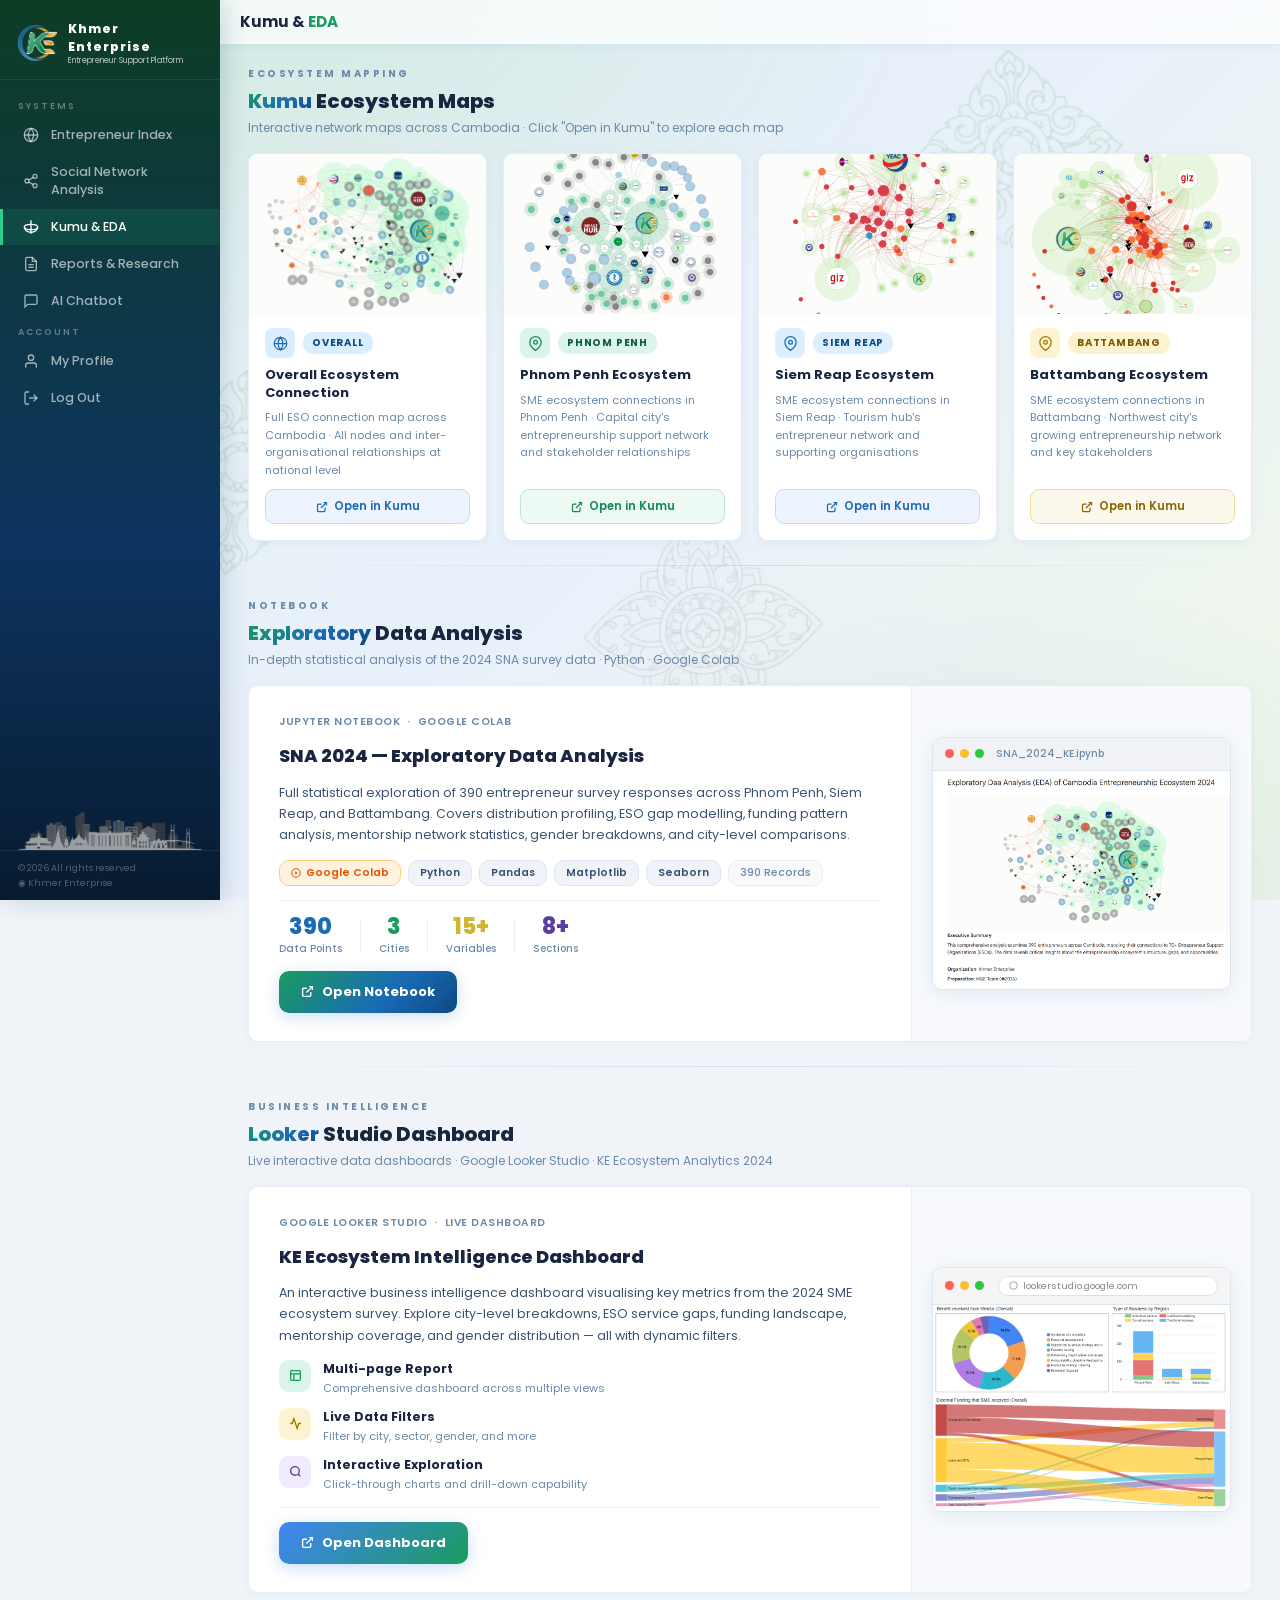
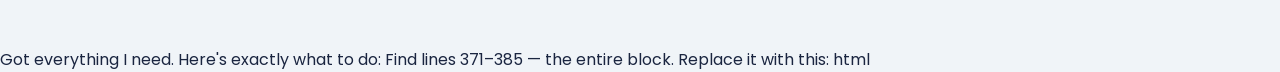
<file: kumu_eda.html>
<!DOCTYPE html>
<html lang="en">
<head>
<meta charset="UTF-8">
<meta name="viewport" content="width=device-width, initial-scale=1.0">
<title>KE · Kumu &amp; EDA</title>
<link href="https://fonts.googleapis.com/css2?family=Poppins:wght@300;400;500;600;700;800;900&display=swap" rel="stylesheet">
<link rel="stylesheet" href="css/kumu_eda.css">
<link rel="stylesheet" href="css/logout.css">
<link rel="icon" type="image/x-icon" href="images/favicon.ico">
</head>
<body>

<!-- LOADER -->
<div class="loader-overlay" id="loader">
  <div class="loader-spinner"></div>
  <div class="loader-text">Loading Kumu &amp; EDA...</div>
</div>

<!-- background artwork -->
<img src="images/artwork_2.png" alt="" class="bg-artwork bg-artwork-main">
<img src="images/artwork_1.png" alt="" class="bg-artwork bg-artwork-third">
<img src="images/artwork_2.png" alt="" class="bg-artwork bg-artwork-secondary">

<div id="app">
<div class="sidebar-overlay" id="sidebarOverlay" onclick="toggleMobileSidebar()"></div>
  <div class="logout-overlay" id="logoutOverlay" onclick="LogoutModal.close()">
    <div class="logout-modal" onclick="event.stopPropagation()">
      <div class="logout-modal-icon">
        <svg xmlns="http://www.w3.org/2000/svg" width="28" height="28" viewBox="0 0 24 24" fill="none" stroke="currentColor" stroke-width="2" stroke-linecap="round" stroke-linejoin="round">
          <path d="M9 21H5a2 2 0 0 1-2-2V5a2 2 0 0 1 2-2h4"/>
          <polyline points="16 17 21 12 16 7"/>
          <line x1="21" y1="12" x2="9" y2="12"/>
        </svg>
      </div>
      <h3 class="logout-modal-title">Sign Out?</h3>
      <p class="logout-modal-text">Are you sure you want to sign out of the platform?</p>
      <div class="logout-modal-actions">
        <button class="logout-btn-cancel" onclick="LogoutModal.close()">Cancel</button>
        <button class="logout-btn-confirm" onclick="LogoutModal.confirm()">
          <svg xmlns="http://www.w3.org/2000/svg" width="14" height="14" viewBox="0 0 24 24" fill="none" stroke="currentColor" stroke-width="2.5" stroke-linecap="round" stroke-linejoin="round">
            <path d="M9 21H5a2 2 0 0 1-2-2V5a2 2 0 0 1 2-2h4"/>
            <polyline points="16 17 21 12 16 7"/>
            <line x1="21" y1="12" x2="9" y2="12"/>
          </svg>
          Sign Out
        </button>
      </div>
    </div>
  </div>

  <!-- SIDEBAR -->
  <aside class="sidebar" id="sidebar">
    <div class="sidebar-logo">
      <img src="images/logo_KE.png" alt="Khmer Enterprise Logo">
      <div class="sidebar-logo-text">
        <div class="ke">Khmer Enterprise</div>
        <div class="sub">Entrepreneur Support Platform</div>
      </div>
      <button class="sidebar-close-btn" onclick="toggleMobileSidebar()" aria-label="Close menu">
        <svg xmlns="http://www.w3.org/2000/svg" width="16" height="16" viewBox="0 0 24 24" fill="none" stroke="currentColor" stroke-width="2.5"><line x1="18" y1="6" x2="6" y2="18"/><line x1="6" y1="6" x2="18" y2="18"/></svg>
      </button>
    </div>
    <nav class="sidebar-nav">
      <div class="nav-section">Systems</div>
      <div class="nav-item" onclick="window.location.href='GEI.html'">
        <span class="icon"><svg xmlns="http://www.w3.org/2000/svg" width="16" height="16" viewBox="0 0 24 24" fill="none" stroke="currentColor" stroke-width="2"><circle cx="12" cy="12" r="10"/><line x1="2" y1="12" x2="22" y2="12"/><path d="M12 2a15.3 15.3 0 0 1 4 10 15.3 15.3 0 0 1-4 10 15.3 15.3 0 0 1-4-10 15.3 15.3 0 0 1 4-10z"/></svg></span>
        Entrepreneur Index
      </div>
      <div class="nav-item" onclick="window.location.href='SNA.html'">
        <span class="icon"><svg xmlns="http://www.w3.org/2000/svg" width="16" height="16" viewBox="0 0 24 24" fill="none" stroke="currentColor" stroke-width="2"><circle cx="18" cy="5" r="3"/><circle cx="6" cy="12" r="3"/><circle cx="18" cy="19" r="3"/><line x1="8.59" y1="13.51" x2="15.42" y2="17.49"/><line x1="15.41" y1="6.51" x2="8.59" y2="10.49"/></svg></span>
        Social Network Analysis
      </div>
      <div class="nav-item active">
        <span class="icon"><svg xmlns="http://www.w3.org/2000/svg" width="16" height="16" viewBox="0 0 24 24" fill="none" stroke="currentColor" stroke-width="2"><ellipse cx="12" cy="12" rx="10" ry="4"/><path d="M2 12c0 4.418 4.477 8 10 8s10-3.582 10-8"/><line x1="12" y1="2" x2="12" y2="22"/></svg></span>
        Kumu &amp; EDA
      </div>
      <div class="nav-item" onclick="window.location.href='report.html'">
        <span class="icon"><svg xmlns="http://www.w3.org/2000/svg" width="16" height="16" viewBox="0 0 24 24" fill="none" stroke="currentColor" stroke-width="2"><path d="M14 2H6a2 2 0 0 0-2 2v16a2 2 0 0 0 2 2h12a2 2 0 0 0 2-2V8z"/><polyline points="14 2 14 8 20 8"/><line x1="16" y1="13" x2="8" y2="13"/><line x1="16" y1="17" x2="8" y2="17"/></svg></span>
        Reports &amp; Research
      </div>
      <div class="nav-item" onclick="window.location.href='chatbot.html'">
        <span class="icon"><svg xmlns="http://www.w3.org/2000/svg" width="16" height="16" viewBox="0 0 24 24" fill="none" stroke="currentColor" stroke-width="2"><path d="M21 15a2 2 0 0 1-2 2H7l-4 4V5a2 2 0 0 1 2-2h14a2 2 0 0 1 2 2z"/></svg></span>
        AI Chatbot
      </div>
      <div class="nav-section">Account</div>
      <div class="nav-item" onclick="window.location.href='user.html'">
        <span class="icon">
          <svg xmlns="http://www.w3.org/2000/svg" width="16" height="16" viewBox="0 0 24 24" fill="none" stroke="currentColor" stroke-width="2" stroke-linecap="round" stroke-linejoin="round"><path d="M20 21v-2a4 4 0 0 0-4-4H8a4 4 0 0 0-4 4v2"/><circle cx="12" cy="7" r="4"/></svg>
        </span>
        My Profile
      </div>
      <div class="nav-item" onclick="LogoutModal.show()">
        <span class="icon"><svg xmlns="http://www.w3.org/2000/svg" width="16" height="16" viewBox="0 0 24 24" fill="none" stroke="currentColor" stroke-width="2"><path d="M9 21H5a2 2 0 0 1-2-2V5a2 2 0 0 1 2-2h4"/><polyline points="16 17 21 12 16 7"/><line x1="21" y1="12" x2="9" y2="12"/></svg></span>
        Log Out
      </div>
    </nav>
    <div class="sidebar-artwork">
      <img src="images/artwork_3.png" alt="" class="sidebar-artwork-img">
    </div>
    <div class="sidebar-footer">
      <p>© 2026 All rights reserved <br>◉ Khmer Enterprise</p>
    </div>
  </aside>

  <!-- MAIN -->
  <main class="main">

    <!-- TOPBAR -->
    <div class="topbar">
      <button class="mobile-menu-btn" id="mobileMenuBtn" onclick="toggleMobileSidebar()" aria-label="Menu">
        <span></span><span></span><span></span>
      </button>
      <div class="topbar-title">Kumu &amp; <span>EDA</span></div>
    </div>

    <!-- ══════════════════════════════
         SECTION 1 — KUMU MAPS
    ══════════════════════════════ -->
    <div class="page-section" id="section-kumu">

      <div class="kumu-page-header fade-in">
        <div class="kumu-page-eyebrow">Ecosystem Mapping</div>
        <div class="section-title"><span>Kumu</span> Ecosystem Maps</div>
        <div class="section-sub">Interactive network maps across Cambodia · Click "Open in Kumu" to explore each map</div>
      </div>

      <div class="kumu-grid fade-in stagger-1">

        <!-- Overall -->
        <div class="kumu-card">
          <div class="kumu-card-preview">
            <img src="images/Kumu_ESO.png" alt="Overall Ecosystem Connection map preview" loading="lazy" />
            <div class="kumu-card-preview-overlay">
              <a class="kumu-preview-open" href="https://kumu.io/SNA-Cambodia/sna-entrepreneurial-ecosystem-in-cambodia-2024#sna-2024-eso-ecosystem-mapping" target="_blank" rel="noopener">
                <svg xmlns="http://www.w3.org/2000/svg" width="14" height="14" viewBox="0 0 24 24" fill="none" stroke="currentColor" stroke-width="2.5"><path d="M18 13v6a2 2 0 0 1-2 2H5a2 2 0 0 1-2-2V8a2 2 0 0 1 2-2h6"/><polyline points="15 3 21 3 21 9"/><line x1="10" y1="14" x2="21" y2="3"/></svg>
                Open in Kumu
              </a>
            </div>
          </div>
          <div class="kumu-card-body">
            <div class="kumu-card-meta">
              <div class="kumu-card-icon overall"><svg xmlns="http://www.w3.org/2000/svg" width="15" height="15" viewBox="0 0 24 24" fill="none" stroke="currentColor" stroke-width="2"><circle cx="12" cy="12" r="10"/><line x1="2" y1="12" x2="22" y2="12"/><path d="M12 2a15.3 15.3 0 0 1 4 10 15.3 15.3 0 0 1-4 10 15.3 15.3 0 0 1-4-10 15.3 15.3 0 0 1 4-10z"/></svg></div>
              <div class="kumu-card-badge overall">Overall</div>
            </div>
            <div class="kumu-card-title">Overall Ecosystem Connection</div>
            <div class="kumu-card-desc">Full ESO connection map across Cambodia · All nodes and inter-organisational relationships at national level</div>
            <a class="kumu-open-btn overall" href="https://kumu.io/SNA-Cambodia/sna-entrepreneurial-ecosystem-in-cambodia-2024#sna-2024-eso-ecosystem-mapping" target="_blank" rel="noopener">
              <svg xmlns="http://www.w3.org/2000/svg" width="12" height="12" viewBox="0 0 24 24" fill="none" stroke="currentColor" stroke-width="2.5"><path d="M18 13v6a2 2 0 0 1-2 2H5a2 2 0 0 1-2-2V8a2 2 0 0 1 2-2h6"/><polyline points="15 3 21 3 21 9"/><line x1="10" y1="14" x2="21" y2="3"/></svg>
              Open in Kumu
            </a>
          </div>
        </div>

        <!-- Phnom Penh -->
        <div class="kumu-card">
          <div class="kumu-card-preview">
            <img src="images/Kumu_PP.png" alt="Phnom Penh Ecosystem map preview" loading="lazy" />
            <div class="kumu-card-preview-overlay">
              <a class="kumu-preview-open" href="https://kumu.io/Phara3/esos-connection" target="_blank" rel="noopener">
                <svg xmlns="http://www.w3.org/2000/svg" width="14" height="14" viewBox="0 0 24 24" fill="none" stroke="currentColor" stroke-width="2.5"><path d="M18 13v6a2 2 0 0 1-2 2H5a2 2 0 0 1-2-2V8a2 2 0 0 1 2-2h6"/><polyline points="15 3 21 3 21 9"/><line x1="10" y1="14" x2="21" y2="3"/></svg>
                Open in Kumu
              </a>
            </div>
          </div>
          <div class="kumu-card-body">
            <div class="kumu-card-meta">
              <div class="kumu-card-icon pp"><svg xmlns="http://www.w3.org/2000/svg" width="15" height="15" viewBox="0 0 24 24" fill="none" stroke="currentColor" stroke-width="2"><path d="M21 10c0 7-9 13-9 13s-9-6-9-13a9 9 0 0 1 18 0z"/><circle cx="12" cy="10" r="3"/></svg></div>
              <div class="kumu-card-badge pp">Phnom Penh</div>
            </div>
            <div class="kumu-card-title">Phnom Penh Ecosystem</div>
            <div class="kumu-card-desc">SME ecosystem connections in Phnom Penh · Capital city's entrepreneurship support network and stakeholder relationships</div>
            <a class="kumu-open-btn pp" href="https://kumu.io/Phara3/esos-connection" target="_blank" rel="noopener">
              <svg xmlns="http://www.w3.org/2000/svg" width="12" height="12" viewBox="0 0 24 24" fill="none" stroke="currentColor" stroke-width="2.5"><path d="M18 13v6a2 2 0 0 1-2 2H5a2 2 0 0 1-2-2V8a2 2 0 0 1 2-2h6"/><polyline points="15 3 21 3 21 9"/><line x1="10" y1="14" x2="21" y2="3"/></svg>
              Open in Kumu
            </a>
          </div>
        </div>

        <!-- Siem Reap -->
        <div class="kumu-card">
          <div class="kumu-card-preview">
            <img src="images/Kumu_SR.png" alt="Siem Reap Ecosystem map preview" loading="lazy" />
            <div class="kumu-card-preview-overlay">
              <a class="kumu-preview-open" href="https://kumu.io/Phara3/smes-siem-reap" target="_blank" rel="noopener">
                <svg xmlns="http://www.w3.org/2000/svg" width="14" height="14" viewBox="0 0 24 24" fill="none" stroke="currentColor" stroke-width="2.5"><path d="M18 13v6a2 2 0 0 1-2 2H5a2 2 0 0 1-2-2V8a2 2 0 0 1 2-2h6"/><polyline points="15 3 21 3 21 9"/><line x1="10" y1="14" x2="21" y2="3"/></svg>
                Open in Kumu
              </a>
            </div>
          </div>
          <div class="kumu-card-body">
            <div class="kumu-card-meta">
              <div class="kumu-card-icon sr"><svg xmlns="http://www.w3.org/2000/svg" width="15" height="15" viewBox="0 0 24 24" fill="none" stroke="currentColor" stroke-width="2"><path d="M21 10c0 7-9 13-9 13s-9-6-9-13a9 9 0 0 1 18 0z"/><circle cx="12" cy="10" r="3"/></svg></div>
              <div class="kumu-card-badge sr">Siem Reap</div>
            </div>
            <div class="kumu-card-title">Siem Reap Ecosystem</div>
            <div class="kumu-card-desc">SME ecosystem connections in Siem Reap · Tourism hub's entrepreneur network and supporting organisations</div>
            <a class="kumu-open-btn sr" href="https://kumu.io/Phara3/smes-siem-reap" target="_blank" rel="noopener">
              <svg xmlns="http://www.w3.org/2000/svg" width="12" height="12" viewBox="0 0 24 24" fill="none" stroke="currentColor" stroke-width="2.5"><path d="M18 13v6a2 2 0 0 1-2 2H5a2 2 0 0 1-2-2V8a2 2 0 0 1 2-2h6"/><polyline points="15 3 21 3 21 9"/><line x1="10" y1="14" x2="21" y2="3"/></svg>
              Open in Kumu
            </a>
          </div>
        </div>

        <!-- Battambang -->
        <div class="kumu-card">
          <div class="kumu-card-preview">
            <img src="images/Kumu_BTB.png" alt="Battambang Ecosystem map preview" loading="lazy" />
            <div class="kumu-card-preview-overlay">
              <a class="kumu-preview-open" href="https://kumu.io/Phara3/smes-battambang" target="_blank" rel="noopener">
                <svg xmlns="http://www.w3.org/2000/svg" width="14" height="14" viewBox="0 0 24 24" fill="none" stroke="currentColor" stroke-width="2.5"><path d="M18 13v6a2 2 0 0 1-2 2H5a2 2 0 0 1-2-2V8a2 2 0 0 1 2-2h6"/><polyline points="15 3 21 3 21 9"/><line x1="10" y1="14" x2="21" y2="3"/></svg>
                Open in Kumu
              </a>
            </div>
          </div>
          <div class="kumu-card-body">
            <div class="kumu-card-meta">
              <div class="kumu-card-icon bb"><svg xmlns="http://www.w3.org/2000/svg" width="15" height="15" viewBox="0 0 24 24" fill="none" stroke="currentColor" stroke-width="2"><path d="M21 10c0 7-9 13-9 13s-9-6-9-13a9 9 0 0 1 18 0z"/><circle cx="12" cy="10" r="3"/></svg></div>
              <div class="kumu-card-badge bb">Battambang</div>
            </div>
            <div class="kumu-card-title">Battambang Ecosystem</div>
            <div class="kumu-card-desc">SME ecosystem connections in Battambang · Northwest city's growing entrepreneurship network and key stakeholders</div>
            <a class="kumu-open-btn bb" href="https://kumu.io/Phara3/smes-battambang" target="_blank" rel="noopener">
              <svg xmlns="http://www.w3.org/2000/svg" width="12" height="12" viewBox="0 0 24 24" fill="none" stroke="currentColor" stroke-width="2.5"><path d="M18 13v6a2 2 0 0 1-2 2H5a2 2 0 0 1-2-2V8a2 2 0 0 1 2-2h6"/><polyline points="15 3 21 3 21 9"/><line x1="10" y1="14" x2="21" y2="3"/></svg>
              Open in Kumu
            </a>
          </div>
        </div>

      </div><!-- /kumu-grid -->
    </div><!-- /section kumu -->

    <!-- DIVIDER -->
    <div class="section-divider"></div>

    <!-- ══════════════════════════════
         SECTION 2 — EDA NOTEBOOK
    ══════════════════════════════ -->
    <div class="page-section" id="section-eda">

      <div class="eda-section-title-block fade-in stagger-2">
        <div class="eda-section-label">Notebook</div>
        <div class="eda-section-heading"><span>Exploratory</span> Data Analysis</div>
        <div class="eda-section-sub">In-depth statistical analysis of the 2024 SNA survey data · Python · Google Colab</div>
      </div>

      <div class="eda-notebook-card fade-in stagger-3">

        <div class="eda-notebook-content">
          <div class="eda-eyebrow">
            <span class="eda-eyebrow-dot"></span>
            Jupyter Notebook &nbsp;·&nbsp; Google Colab
          </div>
          <div class="eda-nb-title">SNA 2024 — Exploratory Data Analysis</div>
          <div class="eda-nb-desc">Full statistical exploration of 390 entrepreneur survey responses across Phnom Penh, Siem Reap, and Battambang. Covers distribution profiling, ESO gap modelling, funding pattern analysis, mentorship network statistics, gender breakdowns, and city-level comparisons.</div>
          <div class="eda-stack-row">
            <span class="eda-stack-chip colab">
              <svg width="10" height="10" viewBox="0 0 24 24" fill="none" stroke="currentColor" stroke-width="2.5"><circle cx="12" cy="12" r="10"/><polygon points="10 8 16 12 10 16 10 8" fill="currentColor" stroke="none"/></svg>
              Google Colab
            </span>
            <span class="eda-stack-chip">Python</span>
            <span class="eda-stack-chip">Pandas</span>
            <span class="eda-stack-chip">Matplotlib</span>
            <span class="eda-stack-chip">Seaborn</span>
            <span class="eda-stack-chip muted">390 Records</span>
          </div>
          <div class="eda-divider"></div>
          <div class="eda-stats-row">
            <div class="eda-stat-item">
              <div class="eda-stat-num" style="color:#1a6bb5">390</div>
              <div class="eda-stat-lbl">Data Points</div>
            </div>
            <div class="eda-stat-sep"></div>
            <div class="eda-stat-item">
              <div class="eda-stat-num" style="color:#1a9b5f">3</div>
              <div class="eda-stat-lbl">Cities</div>
            </div>
            <div class="eda-stat-sep"></div>
            <div class="eda-stat-item">
              <div class="eda-stat-num" style="color:#cfb532">15+</div>
              <div class="eda-stat-lbl">Variables</div>
            </div>
            <div class="eda-stat-sep"></div>
            <div class="eda-stat-item">
              <div class="eda-stat-num" style="color:#5a3ea0">8+</div>
              <div class="eda-stat-lbl">Sections</div>
            </div>
          </div>
          <a class="eda-cta-btn" href="https://colab.research.google.com/drive/1fPS3LYIubyfzIeCxT3D9Vhpvs__R7iCb?usp=sharing" target="_blank" rel="noopener">
            <svg xmlns="http://www.w3.org/2000/svg" width="13" height="13" viewBox="0 0 24 24" fill="none" stroke="currentColor" stroke-width="2.5"><path d="M18 13v6a2 2 0 0 1-2 2H5a2 2 0 0 1-2-2V8a2 2 0 0 1 2-2h6"/><polyline points="15 3 21 3 21 9"/><line x1="10" y1="14" x2="21" y2="3"/></svg>
            Open Notebook
          </a>
        </div>

        <div class="eda-notebook-preview">
          <div class="eda-img-frame">
            <div class="eda-img-topbar">
              <span class="eda-dot r"></span><span class="eda-dot y"></span><span class="eda-dot g"></span>
              <span class="eda-img-topbar-label">SNA_2024_KE.ipynb</span>
            </div>
            <img src="images/EDA_collab.png" alt="EDA Notebook preview" loading="lazy" />
          </div>
        </div>

      </div><!-- /eda-notebook-card -->
    </div><!-- /section eda -->

    <!-- DIVIDER -->
    <div class="section-divider"></div>

    <!-- ══════════════════════════════
         SECTION 3 — LOOKER STUDIO
    ══════════════════════════════ -->
    <div class="page-section" id="section-looker">

      <div class="eda-section-title-block fade-in stagger-2">
        <div class="eda-section-label">Business Intelligence</div>
        <div class="eda-section-heading"><span>Looker</span> Studio Dashboard</div>
        <div class="eda-section-sub">Live interactive data dashboards · Google Looker Studio · KE Ecosystem Analytics 2024</div>
      </div>

      <div class="eda-notebook-card fade-in stagger-3">

        <div class="eda-notebook-content">
          <div class="eda-eyebrow">
            <span class="eda-eyebrow-dot looker-dot"></span>
            Google Looker Studio &nbsp;·&nbsp; Live Dashboard
          </div>
          <div class="eda-nb-title">KE Ecosystem Intelligence Dashboard</div>
          <div class="eda-nb-desc">An interactive business intelligence dashboard visualising key metrics from the 2024 SME ecosystem survey. Explore city-level breakdowns, ESO service gaps, funding landscape, mentorship coverage, and gender distribution — all with dynamic filters.</div>

          <div class="looker-features">
            <div class="looker-feat-item">
              <div class="looker-feat-icon blue">
                <svg xmlns="http://www.w3.org/2000/svg" width="13" height="13" viewBox="0 0 24 24" fill="none" stroke="currentColor" stroke-width="2.5"><rect x="3" y="3" width="18" height="18" rx="2"/><path d="M3 9h18M9 21V9"/></svg>
              </div>
              <div>
                <div class="looker-feat-title">Multi-page Report</div>
                <div class="looker-feat-sub">Comprehensive dashboard across multiple views</div>
              </div>
            </div>
            <div class="looker-feat-item">
              <div class="looker-feat-icon yellow">
                <svg xmlns="http://www.w3.org/2000/svg" width="13" height="13" viewBox="0 0 24 24" fill="none" stroke="currentColor" stroke-width="2.5"><polyline points="22 12 18 12 15 21 9 3 6 12 2 12"/></svg>
              </div>
              <div>
                <div class="looker-feat-title">Live Data Filters</div>
                <div class="looker-feat-sub">Filter by city, sector, gender, and more</div>
              </div>
            </div>
            <div class="looker-feat-item">
              <div class="looker-feat-icon purple">
                <svg xmlns="http://www.w3.org/2000/svg" width="13" height="13" viewBox="0 0 24 24" fill="none" stroke="currentColor" stroke-width="2.5"><circle cx="11" cy="11" r="8"/><line x1="21" y1="21" x2="16.65" y2="16.65"/></svg>
              </div>
              <div>
                <div class="looker-feat-title">Interactive Exploration</div>
                <div class="looker-feat-sub">Click-through charts and drill-down capability</div>
              </div>
            </div>
          </div>

          <div class="eda-divider"></div>

          <a class="looker-cta-btn" href="https://lookerstudio.google.com/reporting/fdb8c9fb-9b64-484d-8062-4da78ad43707" target="_blank" rel="noopener">
            <svg xmlns="http://www.w3.org/2000/svg" width="13" height="13" viewBox="0 0 24 24" fill="none" stroke="currentColor" stroke-width="2.5"><path d="M18 13v6a2 2 0 0 1-2 2H5a2 2 0 0 1-2-2V8a2 2 0 0 1 2-2h6"/><polyline points="15 3 21 3 21 9"/><line x1="10" y1="14" x2="21" y2="3"/></svg>
            Open Dashboard
          </a>
        </div>

        <div class="eda-notebook-preview">
          <div class="eda-img-frame">
            <div class="eda-img-topbar looker-topbar">
              <span class="eda-dot r"></span><span class="eda-dot y"></span><span class="eda-dot g"></span>
              <span class="looker-url-chip">
                <svg xmlns="http://www.w3.org/2000/svg" width="9" height="9" viewBox="0 0 24 24" fill="none" stroke="currentColor" stroke-width="2"><circle cx="12" cy="12" r="10"/></svg>
                lookerstudio.google.com
              </span>
            </div>
            <a href="https://lookerstudio.google.com/reporting/fdb8c9fb-9b64-484d-8062-4da78ad43707" target="_blank" rel="noopener" class="looker-img-link">
              <img src="images/looker_studio.png" alt="Looker Studio Dashboard preview" loading="lazy" />
              <div class="looker-img-overlay">
                <div class="looker-overlay-btn">
                  <svg xmlns="http://www.w3.org/2000/svg" width="13" height="13" viewBox="0 0 24 24" fill="none" stroke="currentColor" stroke-width="2.5"><path d="M18 13v6a2 2 0 0 1-2 2H5a2 2 0 0 1-2-2V8a2 2 0 0 1 2-2h6"/><polyline points="15 3 21 3 21 9"/><line x1="10" y1="14" x2="21" y2="3"/></svg>
                  Open Dashboard
                </div>
              </div>
            </a>
          </div>
        </div>

      </div><!-- /looker card -->
    </div><!-- /section looker -->

    <div style="height:40px"></div>

  </main>
</div>

Got everything I need. Here's exactly what to do:

Find lines 371–385 — the entire <!-- MOBILE BOTTOM NAV --> block. Replace it with this:
html<!-- MOBILE BOTTOM NAV -->
<nav class="mobile-bottom-nav" id="mobileBottomNav">

  <!-- Kumu Maps -->
  <button class="mob-nav-item active" id="mob-kumu" onclick="scrollToSection('section-kumu', this)">
    <span class="mob-nav-icon">
      <svg xmlns="http://www.w3.org/2000/svg" width="22" height="22" viewBox="0 0 24 24" fill="none" stroke="currentColor" stroke-width="2">
        <circle cx="18" cy="5" r="3"/><circle cx="6" cy="12" r="3"/><circle cx="18" cy="19" r="3"/>
        <line x1="8.59" y1="13.51" x2="15.42" y2="17.49"/>
        <line x1="15.41" y1="6.51" x2="8.59" y2="10.49"/>
      </svg>
    </span>
    <span class="mob-nav-label">Kumu</span>
  </button>

  <!-- EDA Notebook -->
  <button class="mob-nav-item" id="mob-eda" onclick="scrollToSection('section-eda', this)">
    <span class="mob-nav-icon">
      <svg xmlns="http://www.w3.org/2000/svg" width="22" height="22" viewBox="0 0 24 24" fill="none" stroke="currentColor" stroke-width="2">
        <polyline points="22 12 18 12 15 21 9 3 6 12 2 12"/>
      </svg>
    </span>
    <span class="mob-nav-label">EDA</span>
  </button>

  <!-- Looker Studio -->
  <button class="mob-nav-item" id="mob-looker" onclick="scrollToSection('section-looker', this)">
    <span class="mob-nav-icon">
      <svg xmlns="http://www.w3.org/2000/svg" width="22" height="22" viewBox="0 0 24 24" fill="none" stroke="currentColor" stroke-width="2">
        <rect x="3" y="3" width="18" height="18" rx="2"/>
        <path d="M3 9h18M9 21V9"/>
      </svg>
    </span>
    <span class="mob-nav-label">Looker</span>
  </button>

</nav>

<script src="js/kumu_eda.js"></script>
<script src="js/logout.js"></script>
</body>
</html>
</file>
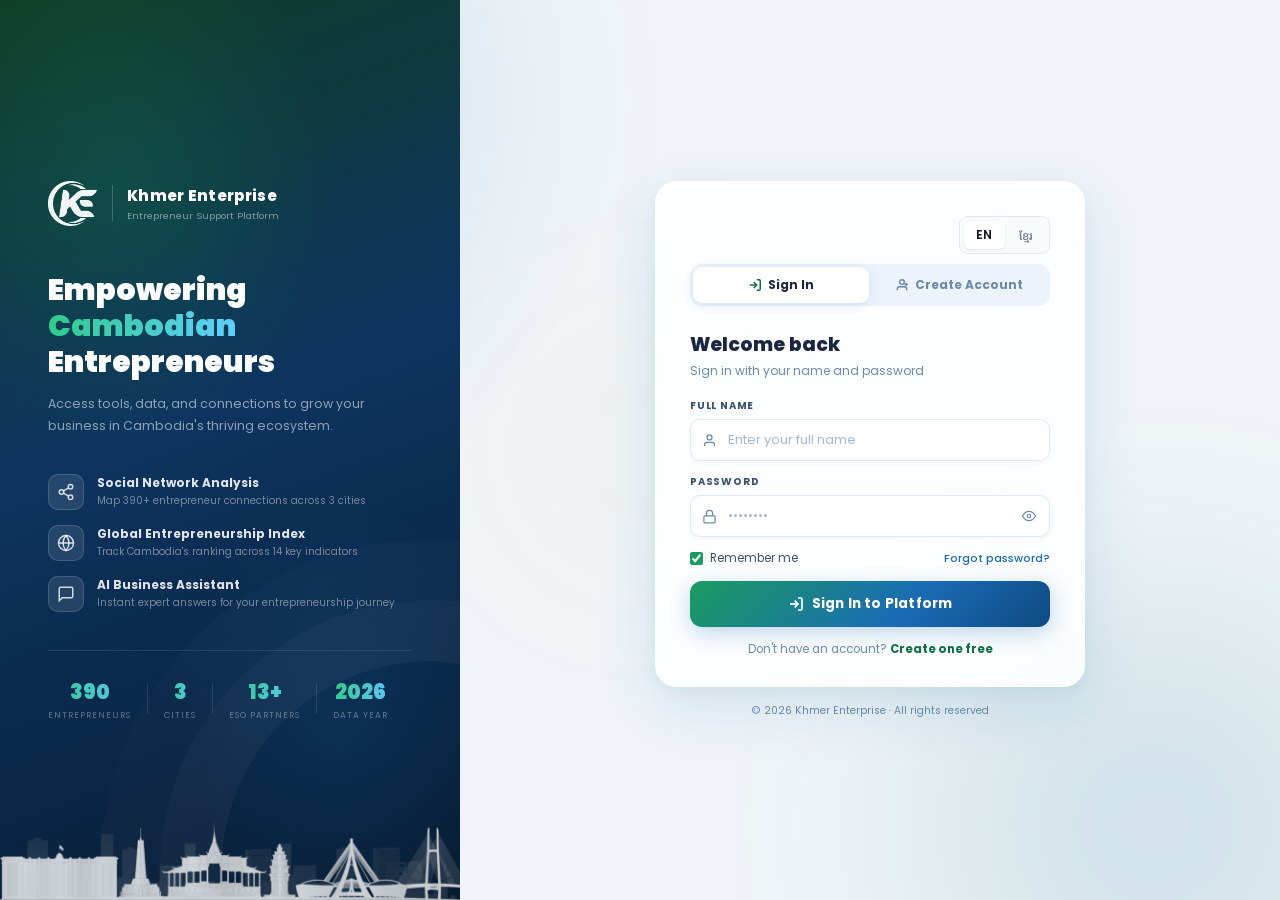
<file: login.html>
<!DOCTYPE html>
<html lang="en">
<head>
<meta charset="UTF-8">
<meta name="viewport" content="width=device-width, initial-scale=1.0">
<title>KE · Sign In — Entrepreneur Support Platform</title>
<link href="https://fonts.googleapis.com/css2?family=Poppins:wght@300;400;500;600;700;800;900&family=Noto+Sans+Khmer:wght@300;400;500;600;700;800&display=swap" rel="stylesheet">
<link rel="stylesheet" href="css/login.css">
<link rel="icon" type="image/x-icon" href="images/favicon.ico">
</head>
<body>

<div class="bg-layer">
  <div class="bg-orb bg-orb-1"></div>
  <div class="bg-orb bg-orb-2"></div>
  <div class="bg-orb bg-orb-3"></div>
  <div class="bg-grid"></div>
</div>

<div class="layout">

  <!-- LEFT PANEL (desktop only) -->
  <div class="left-panel">
    <div class="lp-inner">

      <div class="lp-logo">
        <img src="images/logo_KE.png" alt="Khmer Enterprise" class="lp-logo-img">
        <div class="lp-logo-divider"></div>
        <div class="lp-logo-text">
          <div class="lp-brand">Khmer Enterprise</div>
          <div class="lp-tagline">Entrepreneur Support Platform</div>
        </div>
      </div>

      <div class="lp-headline">
        <h1>Empowering<br><span>Cambodian</span><br>Entrepreneurs</h1>
        <p>Access tools, data, and connections to grow your business in Cambodia's thriving ecosystem.</p>
      </div>

      <div class="lp-features">
        <div class="lp-feat">
          <div class="lp-feat-icon">
            <svg xmlns="http://www.w3.org/2000/svg" width="18" height="18" viewBox="0 0 24 24" fill="none" stroke="currentColor" stroke-width="2"><circle cx="18" cy="5" r="3"/><circle cx="6" cy="12" r="3"/><circle cx="18" cy="19" r="3"/><line x1="8.59" y1="13.51" x2="15.42" y2="17.49"/><line x1="15.41" y1="6.51" x2="8.59" y2="10.49"/></svg>
          </div>
          <div>
            <div class="lp-feat-title">Social Network Analysis</div>
            <div class="lp-feat-desc">Map 390+ entrepreneur connections across 3 cities</div>
          </div>
        </div>
        <div class="lp-feat">
          <div class="lp-feat-icon">
            <svg xmlns="http://www.w3.org/2000/svg" width="18" height="18" viewBox="0 0 24 24" fill="none" stroke="currentColor" stroke-width="2"><circle cx="12" cy="12" r="10"/><line x1="2" y1="12" x2="22" y2="12"/><path d="M12 2a15.3 15.3 0 0 1 4 10 15.3 15.3 0 0 1-4 10 15.3 15.3 0 0 1-4-10 15.3 15.3 0 0 1 4-10z"/></svg>
          </div>
          <div>
            <div class="lp-feat-title">Global Entrepreneurship Index</div>
            <div class="lp-feat-desc">Track Cambodia's ranking across 14 key indicators</div>
          </div>
        </div>
        <div class="lp-feat">
          <div class="lp-feat-icon">
            <svg xmlns="http://www.w3.org/2000/svg" width="18" height="18" viewBox="0 0 24 24" fill="none" stroke="currentColor" stroke-width="2"><path d="M21 15a2 2 0 0 1-2 2H7l-4 4V5a2 2 0 0 1 2-2h14a2 2 0 0 1 2 2z"/></svg>
          </div>
          <div>
            <div class="lp-feat-title">AI Business Assistant</div>
            <div class="lp-feat-desc">Instant expert answers for your entrepreneurship journey</div>
          </div>
        </div>
      </div>

      <div class="lp-stats">
        <div class="lp-stat">
          <div class="lp-stat-val">390</div>
          <div class="lp-stat-label">Entrepreneurs</div>
        </div>
        <div class="lp-stat-div"></div>
        <div class="lp-stat">
          <div class="lp-stat-val">3</div>
          <div class="lp-stat-label">Cities</div>
        </div>
        <div class="lp-stat-div"></div>
        <div class="lp-stat">
          <div class="lp-stat-val">13+</div>
          <div class="lp-stat-label">ESO Partners</div>
        </div>
        <div class="lp-stat-div"></div>
        <div class="lp-stat">
          <div class="lp-stat-val">2026</div>
          <div class="lp-stat-label">Data Year</div>
        </div>
      </div>

    </div>
    <img src="images/artwork_4.png" alt="" class="lp-artwork-bottom">
  </div>

  <!-- RIGHT PANEL -->
  <div class="right-panel">

    <!-- Mobile-only top bar -->
    <div class="mob-bar">
      <img src="images/logo_KE.png" alt="KE" class="mob-bar-logo">
      <div>
        <div class="mob-bar-name">Khmer Enterprise</div>
        <div class="mob-bar-sub">Entrepreneur Support Platform</div>
      </div>
    </div>

    <!-- Scrollable card area -->
    <div class="rp-inner">

      <div class="auth-card">
        
        <div style="display:flex;justify-content:flex-end;margin-bottom:10px;">
          <button class="lang-toggle" onclick="toggleLang()" id="langToggleBtn2">
            <span class="lang-option active" id="langEn2">EN</span>
            <span class="lang-divider">|</span>
            <span class="lang-option lang-option-kh" id="langKh2">ខ្មែរ</span>
          </button>
        </div>

        <!-- Tabs -->
        <div class="auth-tabs">
          <button class="auth-tab active" id="tab-login" onclick="switchTab('login')">
            <svg xmlns="http://www.w3.org/2000/svg" width="14" height="14" viewBox="0 0 24 24" fill="none" stroke="currentColor" stroke-width="2.5"><path d="M15 3h4a2 2 0 0 1 2 2v14a2 2 0 0 1-2 2h-4"/><polyline points="10 17 15 12 10 7"/><line x1="15" y1="12" x2="3" y2="12"/></svg>
            Sign In
          </button>
          <button class="auth-tab" id="tab-register" onclick="switchTab('register')">
            <svg xmlns="http://www.w3.org/2000/svg" width="14" height="14" viewBox="0 0 24 24" fill="none" stroke="currentColor" stroke-width="2.5"><path d="M20 21v-2a4 4 0 0 0-4-4H8a4 4 0 0 0-4 4v2"/><circle cx="12" cy="7" r="4"/><line x1="19" y1="8" x2="19" y2="14"/><line x1="22" y1="11" x2="16" y2="11"/></svg>
            Create Account
          </button>
        </div>

        <!-- LOGIN FORM -->
        <div class="auth-form" id="form-login">
          <div class="form-head">
            <div class="form-title">Welcome back</div>
            <div class="form-sub">Sign in with your name and password</div>
          </div>

          <div class="field">
            <label class="field-label">Full Name</label>
            <div class="field-wrap">
              <svg class="field-icon" xmlns="http://www.w3.org/2000/svg" width="15" height="15" viewBox="0 0 24 24" fill="none" stroke="currentColor" stroke-width="2"><path d="M20 21v-2a4 4 0 0 0-4-4H8a4 4 0 0 0-4 4v2"/><circle cx="12" cy="7" r="4"/></svg>
              <input type="text" id="login-name" class="field-input" placeholder="Enter your full name" autocomplete="name">
            </div>
          </div>

          <div class="field">
            <label class="field-label">Password</label>
            <div class="field-wrap">
              <svg class="field-icon" xmlns="http://www.w3.org/2000/svg" width="15" height="15" viewBox="0 0 24 24" fill="none" stroke="currentColor" stroke-width="2"><rect x="3" y="11" width="18" height="11" rx="2"/><path d="M7 11V7a5 5 0 0 1 10 0v4"/></svg>
              <input type="password" id="login-pass" class="field-input" placeholder="••••••••" autocomplete="current-password">
              <button type="button" class="eye-btn" onclick="togglePwd('login-pass',this)">
                <svg xmlns="http://www.w3.org/2000/svg" width="14" height="14" viewBox="0 0 24 24" fill="none" stroke="currentColor" stroke-width="2"><path d="M1 12s4-8 11-8 11 8 11 8-4 8-11 8-11-8-11-8z"/><circle cx="12" cy="12" r="3"/></svg>
              </button>
            </div>
          </div>

          <div class="row-between">
            <label class="check-label">
              <input type="checkbox" checked> Remember me
            </label>
            <a class="link-sm" href="#">Forgot password?</a>
          </div>

          <button class="submit-btn" onclick="handleLogin()">
            <svg xmlns="http://www.w3.org/2000/svg" width="16" height="16" viewBox="0 0 24 24" fill="none" stroke="currentColor" stroke-width="2.5"><path d="M15 3h4a2 2 0 0 1 2 2v14a2 2 0 0 1-2 2h-4"/><polyline points="10 17 15 12 10 7"/><line x1="15" y1="12" x2="3" y2="12"/></svg>
            Sign In to Platform
          </button>

          <p class="switch-note">Don't have an account? <a onclick="switchTab('register')">Create one free</a></p>
        </div>

        <!-- REGISTER FORM -->
        <div class="auth-form hidden" id="form-register">
          <div class="form-head">
            <div class="form-title">Join the ecosystem</div>
            <div class="form-sub">Create your free KE Ecosystem account</div>
          </div>

          <div class="field">
            <label class="field-label">Full Name</label>
            <div class="field-wrap">
              <svg class="field-icon" xmlns="http://www.w3.org/2000/svg" width="15" height="15" viewBox="0 0 24 24" fill="none" stroke="currentColor" stroke-width="2"><path d="M20 21v-2a4 4 0 0 0-4-4H8a4 4 0 0 0-4 4v2"/><circle cx="12" cy="7" r="4"/></svg>
              <input type="text" id="reg-name" class="field-input" placeholder="e.g. Ching Tong" autocomplete="name">
            </div>
          </div>

          <div class="field-row">
            <div class="field">
              <label class="field-label">Gender</label>
              <div class="field-wrap">
                <svg class="field-icon" xmlns="http://www.w3.org/2000/svg" width="15" height="15" viewBox="0 0 24 24" fill="none" stroke="currentColor" stroke-width="2"><circle cx="12" cy="8" r="4"/><path d="M12 12v2m0 0v2m0-2H9m3 0h3"/><path d="M9 19c0-1.66 1.34-3 3-3s3 1.34 3 3"/></svg>
                <select id="reg-gender" class="field-input field-select">
                  <option value="">Select gender…</option>
                  <option>Male</option>
                  <option>Female</option>
                  <option>Prefer not to say</option>
                </select>
              </div>
            </div>
            <div class="field">
              <label class="field-label">Position / Occupation</label>
              <div class="field-wrap">
                <svg class="field-icon" xmlns="http://www.w3.org/2000/svg" width="15" height="15" viewBox="0 0 24 24" fill="none" stroke="currentColor" stroke-width="2"><rect x="2" y="7" width="20" height="14" rx="2"/><path d="M16 7V5a2 2 0 0 0-2-2h-4a2 2 0 0 0-2 2v2"/></svg>
                <input type="text" id="reg-position" class="field-input" placeholder="e.g. Student">
              </div>
            </div>
          </div>

          <div class="field">
            <label class="field-label">Organization</label>
            <div class="field-wrap">
              <svg class="field-icon" xmlns="http://www.w3.org/2000/svg" width="15" height="15" viewBox="0 0 24 24" fill="none" stroke="currentColor" stroke-width="2"><path d="M3 9l9-7 9 7v11a2 2 0 0 1-2 2H5a2 2 0 0 1-2-2z"/><polyline points="9 22 9 12 15 12 15 22"/></svg>
              <input type="text" id="reg-org" class="field-input" placeholder="e.g. ITC">
            </div>
          </div>

          <div class="field">
            <label class="field-label">Create Password</label>
            <div class="field-wrap">
              <svg class="field-icon" xmlns="http://www.w3.org/2000/svg" width="15" height="15" viewBox="0 0 24 24" fill="none" stroke="currentColor" stroke-width="2"><rect x="3" y="11" width="18" height="11" rx="2"/><path d="M7 11V7a5 5 0 0 1 10 0v4"/></svg>
              <input type="password" id="reg-pass" class="field-input" placeholder="Create a strong password" oninput="checkStrength(this.value)">
              <button type="button" class="eye-btn" onclick="togglePwd('reg-pass',this)">
                <svg xmlns="http://www.w3.org/2000/svg" width="14" height="14" viewBox="0 0 24 24" fill="none" stroke="currentColor" stroke-width="2"><path d="M1 12s4-8 11-8 11 8 11 8-4 8-11 8-11-8-11-8z"/><circle cx="12" cy="12" r="3"/></svg>
              </button>
            </div>
            <div class="strength-row">
              <div class="strength-bars">
                <div class="sb" id="sb1"></div><div class="sb" id="sb2"></div>
                <div class="sb" id="sb3"></div><div class="sb" id="sb4"></div>
              </div>
              <span class="strength-label" id="strength-label">Enter password</span>
            </div>
          </div>

          <div class="field">
            <label class="field-label">Confirm Password</label>
            <div class="field-wrap">
              <svg class="field-icon" xmlns="http://www.w3.org/2000/svg" width="15" height="15" viewBox="0 0 24 24" fill="none" stroke="currentColor" stroke-width="2"><rect x="3" y="11" width="18" height="11" rx="2"/><path d="M7 11V7a5 5 0 0 1 10 0v4"/></svg>
              <input type="password" id="reg-confirm" class="field-input" placeholder="Re-enter your password">
              <button type="button" class="eye-btn" onclick="togglePwd('reg-confirm',this)">
                <svg xmlns="http://www.w3.org/2000/svg" width="14" height="14" viewBox="0 0 24 24" fill="none" stroke="currentColor" stroke-width="2"><path d="M1 12s4-8 11-8 11 8 11 8-4 8-11 8-11-8-11-8z"/><circle cx="12" cy="12" r="3"/></svg>
              </button>
            </div>
          </div>

          <button class="submit-btn" onclick="handleRegister()">
            <svg xmlns="http://www.w3.org/2000/svg" width="16" height="16" viewBox="0 0 24 24" fill="none" stroke="currentColor" stroke-width="2.5"><path d="M20 21v-2a4 4 0 0 0-4-4H8a4 4 0 0 0-4 4v2"/><circle cx="12" cy="7" r="4"/><line x1="19" y1="8" x2="19" y2="14"/><line x1="22" y1="11" x2="16" y2="11"/></svg>
            Create Free Account
          </button>

          <p class="switch-note">Already have an account? <a onclick="switchTab('login')">Sign in</a></p>
        </div>

      </div><!-- .auth-card -->

      <p class="copyright">© 2026 Khmer Enterprise · All rights reserved</p>

    </div><!-- .rp-inner -->

  </div><!-- .right-panel -->

</div><!-- .layout -->

<!-- Toast -->
<div class="toast" id="toast">
  <div class="toast-icon-wrap">
    <svg xmlns="http://www.w3.org/2000/svg" width="14" height="14" viewBox="0 0 24 24" fill="none" stroke="currentColor" stroke-width="2.5"><polyline points="20 6 9 17 4 12"/></svg>
  </div>
  <span id="toast-msg">Signed in successfully!</span>
</div>

<script src="js/login.js"></script>
</body>
</html>
</file>
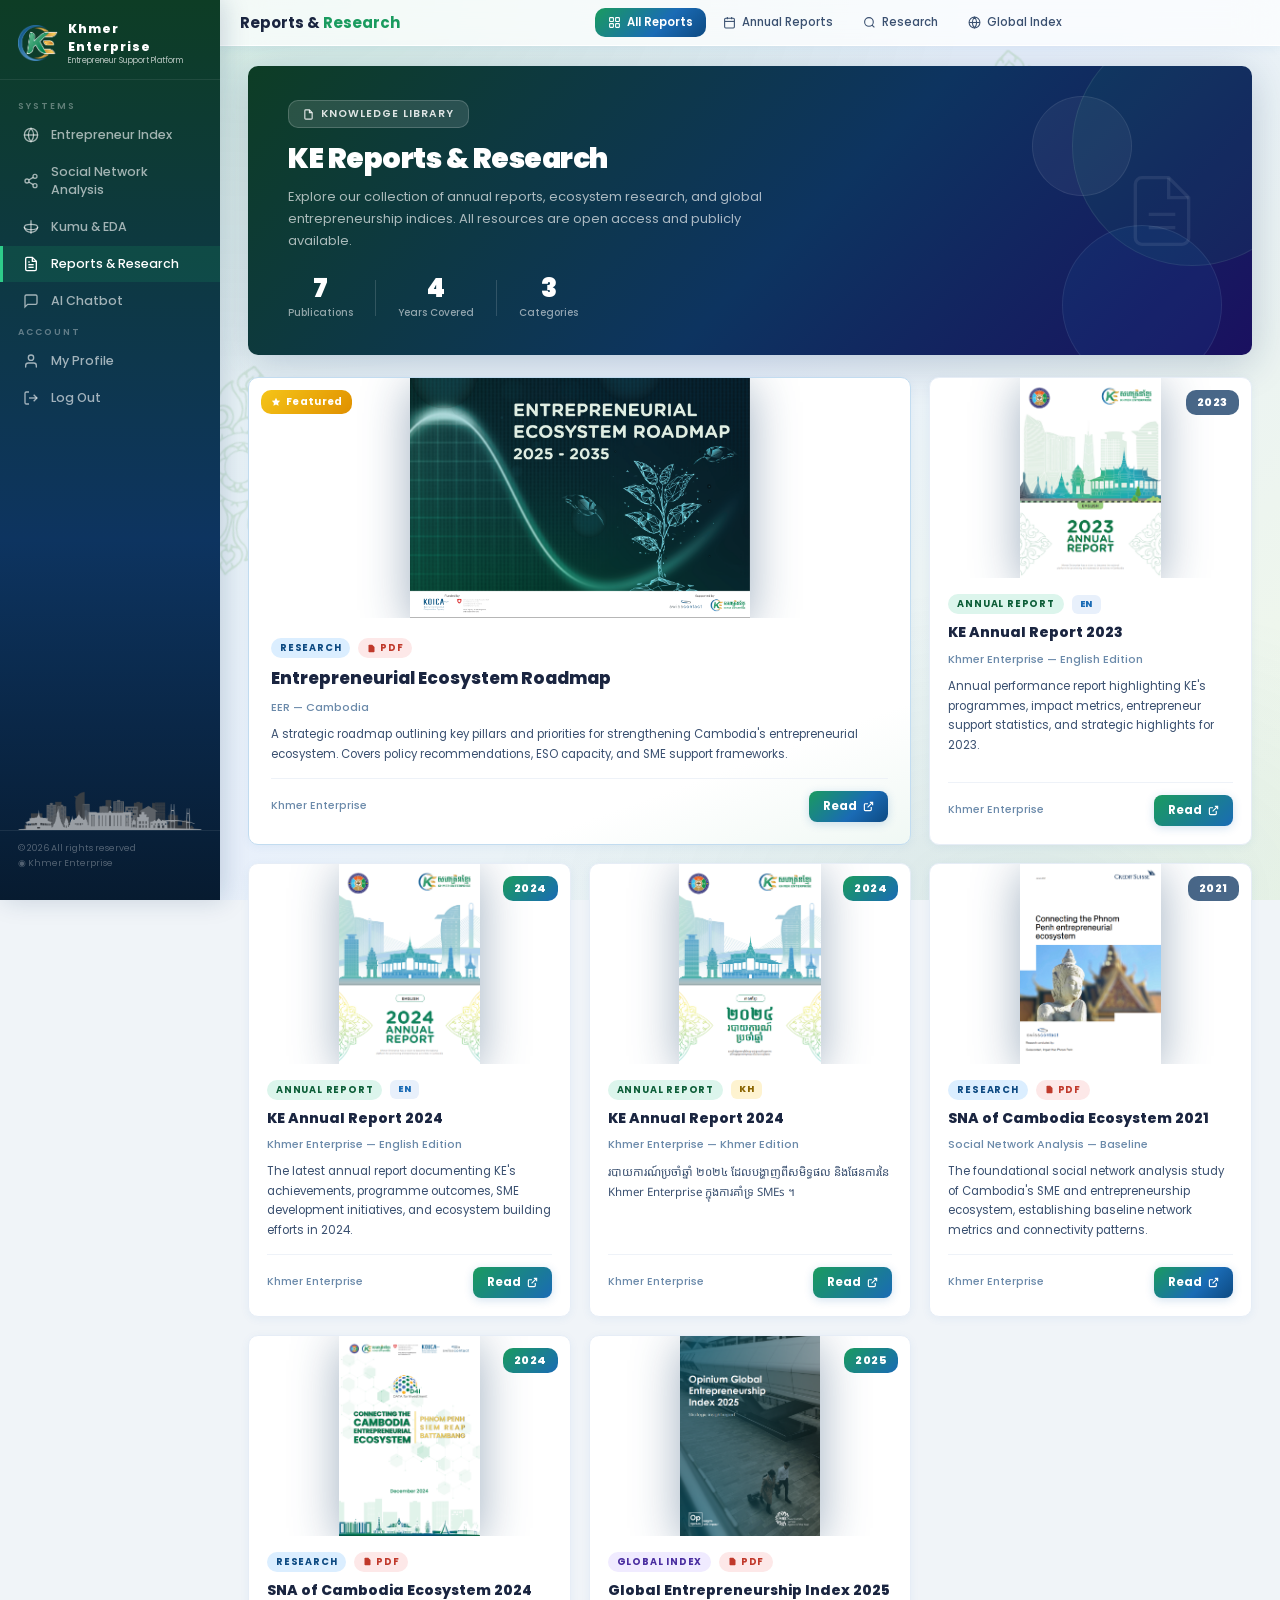
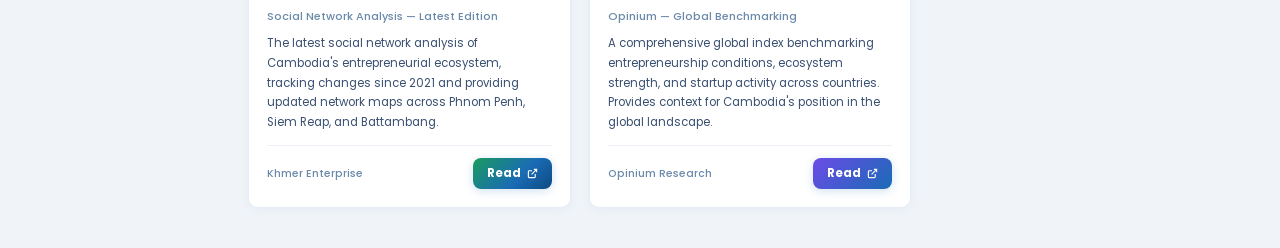
<file: report.html>
<!DOCTYPE html>
<html lang="en">
<head>
<meta charset="UTF-8">
<meta name="viewport" content="width=device-width, initial-scale=1.0">
<title>KE · Reports &amp; Research</title>
<link href="https://fonts.googleapis.com/css2?family=Poppins:wght@300;400;500;600;700;800;900&display=swap" rel="stylesheet">
<link rel="stylesheet" href="css/report.css">
<link rel="stylesheet" href="css/logout.css">
<link rel="icon" type="image/x-icon" href="images/favicon.ico">
<link href="https://fonts.googleapis.com/css2?family=Poppins:wght@300;400;500;600;700;800;900&family=Noto+Sans+Khmer:wght@300;400;500;600;700;800&display=swap" rel="stylesheet">
</head>
<body>

<!-- LOADER -->
<div class="loader-overlay" id="loader">
  <div class="loader-spinner"></div>
  <div class="loader-text">Loading Knowledge Library...</div>
</div>

<img src="images/artwork_2.png" alt="" class="bg-artwork bg-artwork-main">
<img src="images/artwork_1.png" alt="" class="bg-artwork bg-artwork-third">
<img src="images/artwork_2.png" alt="" class="bg-artwork bg-artwork-secondary">

<div id="app">
<div class="sidebar-overlay" id="sidebarOverlay" onclick="toggleMobileSidebar()"></div>
  <div class="logout-overlay" id="logoutOverlay" onclick="LogoutModal.close()">
    <div class="logout-modal" onclick="event.stopPropagation()">
      <div class="logout-modal-icon">
        <svg xmlns="http://www.w3.org/2000/svg" width="28" height="28" viewBox="0 0 24 24" fill="none" stroke="currentColor" stroke-width="2" stroke-linecap="round" stroke-linejoin="round">
          <path d="M9 21H5a2 2 0 0 1-2-2V5a2 2 0 0 1 2-2h4"/>
          <polyline points="16 17 21 12 16 7"/>
          <line x1="21" y1="12" x2="9" y2="12"/>
        </svg>
      </div>
      <h3 class="logout-modal-title">Sign Out?</h3>
      <p class="logout-modal-text">Are you sure you want to sign out of the platform?</p>
      <div class="logout-modal-actions">
        <button class="logout-btn-cancel" onclick="LogoutModal.close()">Cancel</button>
        <button class="logout-btn-confirm" onclick="LogoutModal.confirm()">
          <svg xmlns="http://www.w3.org/2000/svg" width="14" height="14" viewBox="0 0 24 24" fill="none" stroke="currentColor" stroke-width="2.5" stroke-linecap="round" stroke-linejoin="round">
            <path d="M9 21H5a2 2 0 0 1-2-2V5a2 2 0 0 1 2-2h4"/>
            <polyline points="16 17 21 12 16 7"/>
            <line x1="21" y1="12" x2="9" y2="12"/>
          </svg>
          Sign Out
        </button>
      </div>
    </div>
  </div>

  <!-- SIDEBAR -->
  <aside class="sidebar" id="sidebar">
    <div class="sidebar-logo">
      <img src="images/logo_KE.png" alt="Khmer Enterprise Logo">
      <div class="sidebar-logo-text">
        <div class="ke">Khmer Enterprise</div>
        <div class="sub">Entrepreneur Support Platform</div>
      </div>
      <button class="sidebar-close-btn" onclick="toggleMobileSidebar()" aria-label="Close menu">
        <svg xmlns="http://www.w3.org/2000/svg" width="16" height="16" viewBox="0 0 24 24" fill="none" stroke="currentColor" stroke-width="2.5"><line x1="18" y1="6" x2="6" y2="18"/><line x1="6" y1="6" x2="18" y2="18"/></svg>
      </button>
    </div>
    <nav class="sidebar-nav">
      <div class="nav-section">Systems</div>
      <div class="nav-item" onclick="window.location.href='GEI.html'">
        <span class="icon">
          <svg xmlns="http://www.w3.org/2000/svg" width="16" height="16" viewBox="0 0 24 24" fill="none" stroke="currentColor" stroke-width="2"><circle cx="12" cy="12" r="10"/><line x1="2" y1="12" x2="22" y2="12"/><path d="M12 2a15.3 15.3 0 0 1 4 10 15.3 15.3 0 0 1-4 10 15.3 15.3 0 0 1-4-10 15.3 15.3 0 0 1 4-10z"/></svg>
        </span>
        Entrepreneur Index
      </div>
      <div class="nav-item" onclick="window.location.href='SNA.html'">
        <span class="icon">
          <svg xmlns="http://www.w3.org/2000/svg" width="16" height="16" viewBox="0 0 24 24" fill="none" stroke="currentColor" stroke-width="2"><circle cx="18" cy="5" r="3"/><circle cx="6" cy="12" r="3"/><circle cx="18" cy="19" r="3"/><line x1="8.59" y1="13.51" x2="15.42" y2="17.49"/><line x1="15.41" y1="6.51" x2="8.59" y2="10.49"/></svg>
        </span>
        Social Network Analysis
      </div>
      <div class="nav-item" onclick="window.location.href='kumu_eda.html'">
        <span class="icon">
          <svg xmlns="http://www.w3.org/2000/svg" width="16" height="16" viewBox="0 0 24 24" fill="none" stroke="currentColor" stroke-width="2"><ellipse cx="12" cy="12" rx="10" ry="4"/><path d="M2 12c0 4.418 4.477 8 10 8s10-3.582 10-8"/><line x1="12" y1="2" x2="12" y2="22"/></svg>
        </span>
        Kumu &amp; EDA
      </div>
      <div class="nav-item active" onclick="window.location.href='report.html'">
        <span class="icon">
          <svg xmlns="http://www.w3.org/2000/svg" width="16" height="16" viewBox="0 0 24 24" fill="none" stroke="currentColor" stroke-width="2"><path d="M14 2H6a2 2 0 0 0-2 2v16a2 2 0 0 0 2 2h12a2 2 0 0 0 2-2V8z"/><polyline points="14 2 14 8 20 8"/><line x1="16" y1="13" x2="8" y2="13"/><line x1="16" y1="17" x2="8" y2="17"/><polyline points="10 9 9 9 8 9"/></svg>
        </span>
        Reports &amp; Research
      </div>
      <div class="nav-item" onclick="window.location.href='chatbot.html'">
        <span class="icon">
          <svg xmlns="http://www.w3.org/2000/svg" width="16" height="16" viewBox="0 0 24 24" fill="none" stroke="currentColor" stroke-width="2"><path d="M21 15a2 2 0 0 1-2 2H7l-4 4V5a2 2 0 0 1 2-2h14a2 2 0 0 1 2 2z"/></svg>
        </span>
        AI Chatbot
      </div>
      <div class="nav-section">Account</div>
      <div class="nav-item" onclick="window.location.href='user.html'">
        <span class="icon">
          <svg xmlns="http://www.w3.org/2000/svg" width="16" height="16" viewBox="0 0 24 24" fill="none" stroke="currentColor" stroke-width="2" stroke-linecap="round" stroke-linejoin="round"><path d="M20 21v-2a4 4 0 0 0-4-4H8a4 4 0 0 0-4 4v2"/><circle cx="12" cy="7" r="4"/></svg>
        </span>
        My Profile
      </div>
      <div class="nav-item" onclick="LogoutModal.show()">
        <span class="icon">
          <svg xmlns="http://www.w3.org/2000/svg" width="16" height="16" viewBox="0 0 24 24" fill="none" stroke="currentColor" stroke-width="2"><path d="M9 21H5a2 2 0 0 1-2-2V5a2 2 0 0 1 2-2h4"/><polyline points="16 17 21 12 16 7"/><line x1="21" y1="12" x2="9" y2="12"/></svg>
        </span>
        Log Out
      </div>
    </nav>
    <div class="sidebar-artwork">
      <img src="images/artwork_3.png" alt="" class="sidebar-artwork-img">
    </div>
    <div class="sidebar-footer">
      <p>© 2026 All rights reserved <br>◉ Khmer Enterprise</p>
    </div>
  </aside>

  <!-- MAIN -->
  <main class="main">

    <!-- TOPBAR -->
    <div class="topbar">
      <button class="mobile-menu-btn" id="mobileMenuBtn" onclick="toggleMobileSidebar()" aria-label="Menu">
        <span></span><span></span><span></span>
      </button>
      <div class="topbar-title">Reports &amp; <span>Research</span></div>

      <!-- Filter tabs -->
      <nav class="top-nav" id="topNav">
        <button class="top-nav-item active" onclick="filterReports('all')" data-filter="all">
          <svg xmlns="http://www.w3.org/2000/svg" viewBox="0 0 24 24" fill="none" stroke="currentColor" stroke-width="2"><rect x="3" y="3" width="7" height="7" rx="1"/><rect x="14" y="3" width="7" height="7" rx="1"/><rect x="3" y="14" width="7" height="7" rx="1"/><rect x="14" y="14" width="7" height="7" rx="1"/></svg>
          All Reports
        </button>
        <button class="top-nav-item" onclick="filterReports('annual')" data-filter="annual">
          <svg xmlns="http://www.w3.org/2000/svg" viewBox="0 0 24 24" fill="none" stroke="currentColor" stroke-width="2"><rect x="3" y="4" width="18" height="18" rx="2" ry="2"/><line x1="16" y1="2" x2="16" y2="6"/><line x1="8" y1="2" x2="8" y2="6"/><line x1="3" y1="10" x2="21" y2="10"/></svg>
          Annual Reports
        </button>
        <button class="top-nav-item" onclick="filterReports('research')" data-filter="research">
          <svg xmlns="http://www.w3.org/2000/svg" viewBox="0 0 24 24" fill="none" stroke="currentColor" stroke-width="2"><circle cx="11" cy="11" r="8"/><line x1="21" y1="21" x2="16.65" y2="16.65"/></svg>
          Research
        </button>
        <button class="top-nav-item" onclick="filterReports('global')" data-filter="global">
          <svg xmlns="http://www.w3.org/2000/svg" viewBox="0 0 24 24" fill="none" stroke="currentColor" stroke-width="2"><circle cx="12" cy="12" r="10"/><line x1="2" y1="12" x2="22" y2="12"/><path d="M12 2a15.3 15.3 0 0 1 4 10 15.3 15.3 0 0 1-4 10 15.3 15.3 0 0 1-4-10 15.3 15.3 0 0 1 4-10z"/></svg>
          Global Index
        </button>
      </nav>

    </div>
    <!-- HERO BANNER -->
    <div class="hero-banner fade-in">
      <div class="hero-content">
        <div class="hero-label">
          <svg xmlns="http://www.w3.org/2000/svg" width="11" height="11" viewBox="0 0 24 24" fill="none" stroke="currentColor" stroke-width="2.5"><path d="M14 2H6a2 2 0 0 0-2 2v16a2 2 0 0 0 2 2h12a2 2 0 0 0 2-2V8z"/><polyline points="14 2 14 8 20 8"/></svg>
          Knowledge Library
        </div>
        <div class="hero-title">KE Reports &amp; Research</div>
        <div class="hero-sub">Explore our collection of annual reports, ecosystem research, and global entrepreneurship indices. All resources are open access and publicly available.</div>
        <div class="hero-stats">
          <div class="hero-stat">
            <div class="hero-stat-num">7</div>
            <div class="hero-stat-lbl">Publications</div>
          </div>
          <div class="hero-stat-div"></div>
          <div class="hero-stat">
            <div class="hero-stat-num">4</div>
            <div class="hero-stat-lbl">Years Covered</div>
          </div>
          <div class="hero-stat-div"></div>
          <div class="hero-stat">
            <div class="hero-stat-num">3</div>
            <div class="hero-stat-lbl">Categories</div>
          </div>
        </div>
      </div>
      <div class="hero-decoration">
        <div class="hero-dec-circle c1"></div>
        <div class="hero-dec-circle c2"></div>
        <div class="hero-dec-circle c3"></div>
        <svg class="hero-dec-icon" xmlns="http://www.w3.org/2000/svg" viewBox="0 0 24 24" fill="none" stroke="currentColor" stroke-width="1"><path d="M14 2H6a2 2 0 0 0-2 2v16a2 2 0 0 0 2 2h12a2 2 0 0 0 2-2V8z"/><polyline points="14 2 14 8 20 8"/><line x1="16" y1="13" x2="8" y2="13"/><line x1="16" y1="17" x2="8" y2="17"/></svg>
      </div>
    </div>

    <!-- REPORTS GRID -->
    <div class="reports-area">
      <div class="reports-grid" id="reportsGrid">

        <!-- ── Featured: EER ── -->
        <div class="report-card featured fade-in stagger-1" data-category="research" data-title="Entrepreneurial Ecosystem Roadmap">
          <div class="report-card-inner">
            <div class="report-cover">
              <img src="images/EER_report.png" alt="Entrepreneurial Ecosystem Roadmap cover" loading="lazy" />
              <div class="report-cover-overlay">
                <a class="report-cover-btn" href="https://drive.google.com/file/d/1H1RzuiUfCTbEGkwBCVkzIHoFBXLEC4t1/view?usp=sharing" target="_blank" rel="noopener">
                  <svg xmlns="http://www.w3.org/2000/svg" width="14" height="14" viewBox="0 0 24 24" fill="none" stroke="currentColor" stroke-width="2.5"><path d="M18 13v6a2 2 0 0 1-2 2H5a2 2 0 0 1-2-2V8a2 2 0 0 1 2-2h6"/><polyline points="15 3 21 3 21 9"/><line x1="10" y1="14" x2="21" y2="3"/></svg>
                  Read Report
                </a>
              </div>
              <div class="featured-badge">
                <svg xmlns="http://www.w3.org/2000/svg" width="10" height="10" viewBox="0 0 24 24" fill="currentColor"><polygon points="12 2 15.09 8.26 22 9.27 17 14.14 18.18 21.02 12 17.77 5.82 21.02 7 14.14 2 9.27 8.91 8.26 12 2"/></svg>
                Featured
              </div>
            </div>
            <div class="report-body">
              <div class="report-meta-row">
                <span class="report-tag research">Research</span>
                <span class="report-format pdf">
                  <svg xmlns="http://www.w3.org/2000/svg" width="9" height="9" viewBox="0 0 24 24" fill="currentColor"><path d="M14 2H6a2 2 0 0 0-2 2v16a2 2 0 0 0 2 2h12a2 2 0 0 0 2-2V8z"/></svg>
                  PDF
                </span>
              </div>
              <div class="report-title">Entrepreneurial Ecosystem Roadmap</div>
              <div class="report-subtitle">EER — Cambodia</div>
              <div class="report-desc">A strategic roadmap outlining key pillars and priorities for strengthening Cambodia's entrepreneurial ecosystem. Covers policy recommendations, ESO capacity, and SME support frameworks.</div>
              <div class="report-footer">
                <div class="report-org">
                  <div class="report-org-dot"></div>
                  Khmer Enterprise
                </div>
                <a class="report-read-btn" href="https://drive.google.com/file/d/1H1RzuiUfCTbEGkwBCVkzIHoFBXLEC4t1/view?usp=sharing" target="_blank" rel="noopener">
                  Read
                  <svg xmlns="http://www.w3.org/2000/svg" width="11" height="11" viewBox="0 0 24 24" fill="none" stroke="currentColor" stroke-width="2.5"><path d="M18 13v6a2 2 0 0 1-2 2H5a2 2 0 0 1-2-2V8a2 2 0 0 1 2-2h6"/><polyline points="15 3 21 3 21 9"/><line x1="10" y1="14" x2="21" y2="3"/></svg>
                </a>
              </div>
            </div>
          </div>
        </div>

        <!-- ── Annual Report 2023 ── -->
        <div class="report-card fade-in stagger-2" data-category="annual" data-title="Khmer Enterprise Annual Report 2023">
          <div class="report-card-inner">
            <div class="report-cover">
              <img src="images/KE_Annual_report23_EN.png" alt="KE Annual Report 2023 cover" loading="lazy" />
              <div class="report-cover-overlay">
                <a class="report-cover-btn" href="https://drive.google.com/file/d/1QgQJIh64yajnQLlDOyTkSYxhg90NpkvJ/view?usp=sharing" target="_blank" rel="noopener">
                  <svg xmlns="http://www.w3.org/2000/svg" width="14" height="14" viewBox="0 0 24 24" fill="none" stroke="currentColor" stroke-width="2.5"><path d="M18 13v6a2 2 0 0 1-2 2H5a2 2 0 0 1-2-2V8a2 2 0 0 1 2-2h6"/><polyline points="15 3 21 3 21 9"/><line x1="10" y1="14" x2="21" y2="3"/></svg>
                  Read Report
                </a>
              </div>
              <div class="year-badge">2023</div>
            </div>
            <div class="report-body">
              <div class="report-meta-row">
                <span class="report-tag annual">Annual Report</span>
                <span class="report-lang en">EN</span>
              </div>
              <div class="report-title">KE Annual Report 2023</div>
              <div class="report-subtitle">Khmer Enterprise — English Edition</div>
              <div class="report-desc">Annual performance report highlighting KE's programmes, impact metrics, entrepreneur support statistics, and strategic highlights for 2023.</div>
              <div class="report-footer">
                <div class="report-org">
                  <div class="report-org-dot annual"></div>
                  Khmer Enterprise
                </div>
                <a class="report-read-btn annual" href="https://drive.google.com/file/d/1QgQJIh64yajnQLlDOyTkSYxhg90NpkvJ/view?usp=sharing" target="_blank" rel="noopener">
                  Read
                  <svg xmlns="http://www.w3.org/2000/svg" width="11" height="11" viewBox="0 0 24 24" fill="none" stroke="currentColor" stroke-width="2.5"><path d="M18 13v6a2 2 0 0 1-2 2H5a2 2 0 0 1-2-2V8a2 2 0 0 1 2-2h6"/><polyline points="15 3 21 3 21 9"/><line x1="10" y1="14" x2="21" y2="3"/></svg>
                </a>
              </div>
            </div>
          </div>
        </div>

        <!-- ── Annual Report 2024 EN ── -->
        <div class="report-card fade-in stagger-3" data-category="annual" data-title="Khmer Enterprise Annual Report 2024 English">
          <div class="report-card-inner">
            <div class="report-cover">
              <img src="images/KE_Annual_report24_EN.png" alt="KE Annual Report 2024 English cover" loading="lazy" />
              <div class="report-cover-overlay">
                <a class="report-cover-btn" href="https://drive.google.com/file/d/1V91mAOdN5Dn29hF80OXB2UbJq-zvp9xK/view?usp=sharing" target="_blank" rel="noopener">
                  <svg xmlns="http://www.w3.org/2000/svg" width="14" height="14" viewBox="0 0 24 24" fill="none" stroke="currentColor" stroke-width="2.5"><path d="M18 13v6a2 2 0 0 1-2 2H5a2 2 0 0 1-2-2V8a2 2 0 0 1 2-2h6"/><polyline points="15 3 21 3 21 9"/><line x1="10" y1="14" x2="21" y2="3"/></svg>
                  Read Report
                </a>
              </div>
              <div class="year-badge new">2024</div>
            </div>
            <div class="report-body">
              <div class="report-meta-row">
                <span class="report-tag annual">Annual Report</span>
                <span class="report-lang en">EN</span>
              </div>
              <div class="report-title">KE Annual Report 2024</div>
              <div class="report-subtitle">Khmer Enterprise — English Edition</div>
              <div class="report-desc">The latest annual report documenting KE's achievements, programme outcomes, SME development initiatives, and ecosystem building efforts in 2024.</div>
              <div class="report-footer">
                <div class="report-org">
                  <div class="report-org-dot annual"></div>
                  Khmer Enterprise
                </div>
                <a class="report-read-btn annual" href="https://drive.google.com/file/d/1V91mAOdN5Dn29hF80OXB2UbJq-zvp9xK/view?usp=sharing" target="_blank" rel="noopener">
                  Read
                  <svg xmlns="http://www.w3.org/2000/svg" width="11" height="11" viewBox="0 0 24 24" fill="none" stroke="currentColor" stroke-width="2.5"><path d="M18 13v6a2 2 0 0 1-2 2H5a2 2 0 0 1-2-2V8a2 2 0 0 1 2-2h6"/><polyline points="15 3 21 3 21 9"/><line x1="10" y1="14" x2="21" y2="3"/></svg>
                </a>
              </div>
            </div>
          </div>
        </div>

        <!-- ── Annual Report 2024 KH ── -->
        <div class="report-card fade-in stagger-4" data-category="annual" data-title="Khmer Enterprise Annual Report 2024 Khmer">
          <div class="report-card-inner">
            <div class="report-cover">
              <img src="images/KE_Annual_report24_KH.png" alt="KE Annual Report 2024 Khmer cover" loading="lazy" />
              <div class="report-cover-overlay">
                <a class="report-cover-btn" href="https://drive.google.com/file/d/17JhfKmpZHsKwpMb0-a68QYQTYjh2I5UE/view?usp=sharing" target="_blank" rel="noopener">
                  <svg xmlns="http://www.w3.org/2000/svg" width="14" height="14" viewBox="0 0 24 24" fill="none" stroke="currentColor" stroke-width="2.5"><path d="M18 13v6a2 2 0 0 1-2 2H5a2 2 0 0 1-2-2V8a2 2 0 0 1 2-2h6"/><polyline points="15 3 21 3 21 9"/><line x1="10" y1="14" x2="21" y2="3"/></svg>
                  Read Report
                </a>
              </div>
              <div class="year-badge new">2024</div>
            </div>
            <div class="report-body">
              <div class="report-meta-row">
                <span class="report-tag annual">Annual Report</span>
                <span class="report-lang kh">KH</span>
              </div>
              <div class="report-title">KE Annual Report 2024</div>
              <div class="report-subtitle">Khmer Enterprise — Khmer Edition</div>
              <div class="report-desc report-desc-kh">របាយការណ៍ប្រចាំឆ្នាំ ២០២៤ ដែលបង្ហាញពីសមិទ្ធផល និងផែនការនៃ Khmer Enterprise ក្នុងការគាំទ្រ SMEs ។</div>
              <div class="report-footer">
                <div class="report-org">
                  <div class="report-org-dot annual"></div>
                  Khmer Enterprise
                </div>
                <a class="report-read-btn annual" href="https://drive.google.com/file/d/17JhfKmpZHsKwpMb0-a68QYQTYjh2I5UE/view?usp=sharing" target="_blank" rel="noopener">
                  Read
                  <svg xmlns="http://www.w3.org/2000/svg" width="11" height="11" viewBox="0 0 24 24" fill="none" stroke="currentColor" stroke-width="2.5"><path d="M18 13v6a2 2 0 0 1-2 2H5a2 2 0 0 1-2-2V8a2 2 0 0 1 2-2h6"/><polyline points="15 3 21 3 21 9"/><line x1="10" y1="14" x2="21" y2="3"/></svg>
                </a>
              </div>
            </div>
          </div>
        </div>

        <!-- ── SNA 2021 ── -->
        <div class="report-card fade-in stagger-1" data-category="research" data-title="Social Network Analysis Cambodia Ecosystem 2021">
          <div class="report-card-inner">
            <div class="report-cover">
              <img src="images/SNA_ECO_report21.png" alt="SNA Ecosystem Report 2021 cover" loading="lazy" />
              <div class="report-cover-overlay">
                <a class="report-cover-btn" href="https://drive.google.com/file/d/1gYR9-cZ_pBzRVwo-uRdJtRkgoiqXldZa/view?usp=sharing" target="_blank" rel="noopener">
                  <svg xmlns="http://www.w3.org/2000/svg" width="14" height="14" viewBox="0 0 24 24" fill="none" stroke="currentColor" stroke-width="2.5"><path d="M18 13v6a2 2 0 0 1-2 2H5a2 2 0 0 1-2-2V8a2 2 0 0 1 2-2h6"/><polyline points="15 3 21 3 21 9"/><line x1="10" y1="14" x2="21" y2="3"/></svg>
                  Read Report
                </a>
              </div>
              <div class="year-badge">2021</div>
            </div>
            <div class="report-body">
              <div class="report-meta-row">
                <span class="report-tag research">Research</span>
                <span class="report-format pdf">
                  <svg xmlns="http://www.w3.org/2000/svg" width="9" height="9" viewBox="0 0 24 24" fill="currentColor"><path d="M14 2H6a2 2 0 0 0-2 2v16a2 2 0 0 0 2 2h12a2 2 0 0 0 2-2V8z"/></svg>
                  PDF
                </span>
              </div>
              <div class="report-title">SNA of Cambodia Ecosystem 2021</div>
              <div class="report-subtitle">Social Network Analysis — Baseline</div>
              <div class="report-desc">The foundational social network analysis study of Cambodia's SME and entrepreneurship ecosystem, establishing baseline network metrics and connectivity patterns.</div>
              <div class="report-footer">
                <div class="report-org">
                  <div class="report-org-dot"></div>
                  Khmer Enterprise
                </div>
                <a class="report-read-btn" href="https://drive.google.com/file/d/1gYR9-cZ_pBzRVwo-uRdJtRkgoiqXldZa/view?usp=sharing" target="_blank" rel="noopener">
                  Read
                  <svg xmlns="http://www.w3.org/2000/svg" width="11" height="11" viewBox="0 0 24 24" fill="none" stroke="currentColor" stroke-width="2.5"><path d="M18 13v6a2 2 0 0 1-2 2H5a2 2 0 0 1-2-2V8a2 2 0 0 1 2-2h6"/><polyline points="15 3 21 3 21 9"/><line x1="10" y1="14" x2="21" y2="3"/></svg>
                </a>
              </div>
            </div>
          </div>
        </div>

        <!-- ── SNA 2024 ── -->
        <div class="report-card fade-in stagger-2" data-category="research" data-title="Social Network Analysis Cambodia Ecosystem 2024">
          <div class="report-card-inner">
            <div class="report-cover">
              <img src="images/SNA_ECO_report24.png" alt="SNA Ecosystem Report 2024 cover" loading="lazy" />
              <div class="report-cover-overlay">
                <a class="report-cover-btn" href="https://drive.google.com/file/d/1OLshS4QRFwRIjCaQGHA6-cHKYcsj57Za/view?usp=sharing" target="_blank" rel="noopener">
                  <svg xmlns="http://www.w3.org/2000/svg" width="14" height="14" viewBox="0 0 24 24" fill="none" stroke="currentColor" stroke-width="2.5"><path d="M18 13v6a2 2 0 0 1-2 2H5a2 2 0 0 1-2-2V8a2 2 0 0 1 2-2h6"/><polyline points="15 3 21 3 21 9"/><line x1="10" y1="14" x2="21" y2="3"/></svg>
                  Read Report
                </a>
              </div>
              <div class="year-badge new">2024</div>
            </div>
            <div class="report-body">
              <div class="report-meta-row">
                <span class="report-tag research">Research</span>
                <span class="report-format pdf">
                  <svg xmlns="http://www.w3.org/2000/svg" width="9" height="9" viewBox="0 0 24 24" fill="currentColor"><path d="M14 2H6a2 2 0 0 0-2 2v16a2 2 0 0 0 2 2h12a2 2 0 0 0 2-2V8z"/></svg>
                  PDF
                </span>
              </div>
              <div class="report-title">SNA of Cambodia Ecosystem 2024</div>
              <div class="report-subtitle">Social Network Analysis — Latest Edition</div>
              <div class="report-desc">The latest social network analysis of Cambodia's entrepreneurial ecosystem, tracking changes since 2021 and providing updated network maps across Phnom Penh, Siem Reap, and Battambang.</div>
              <div class="report-footer">
                <div class="report-org">
                  <div class="report-org-dot"></div>
                  Khmer Enterprise
                </div>
                <a class="report-read-btn" href="https://drive.google.com/file/d/1OLshS4QRFwRIjCaQGHA6-cHKYcsj57Za/view?usp=sharing" target="_blank" rel="noopener">
                  Read
                  <svg xmlns="http://www.w3.org/2000/svg" width="11" height="11" viewBox="0 0 24 24" fill="none" stroke="currentColor" stroke-width="2.5"><path d="M18 13v6a2 2 0 0 1-2 2H5a2 2 0 0 1-2-2V8a2 2 0 0 1 2-2h6"/><polyline points="15 3 21 3 21 9"/><line x1="10" y1="14" x2="21" y2="3"/></svg>
                </a>
              </div>
            </div>
          </div>
        </div>

        <!-- ── Global Entrepreneurship Index ── -->
        <div class="report-card fade-in stagger-3" data-category="global" data-title="Opinium Global Entrepreneurship Index 2025">
          <div class="report-card-inner">
            <div class="report-cover">
              <img src="images/Opinium_GEI_report.png" alt="Opinium Global Entrepreneurship Index 2025 cover" loading="lazy" />
              <div class="report-cover-overlay">
                <a class="report-cover-btn" href="https://drive.google.com/file/d/1pSzqsyRh2bjxQMQbYwstn0Z_0nsOPIGi/view?usp=sharing" target="_blank" rel="noopener">
                  <svg xmlns="http://www.w3.org/2000/svg" width="14" height="14" viewBox="0 0 24 24" fill="none" stroke="currentColor" stroke-width="2.5"><path d="M18 13v6a2 2 0 0 1-2 2H5a2 2 0 0 1-2-2V8a2 2 0 0 1 2-2h6"/><polyline points="15 3 21 3 21 9"/><line x1="10" y1="14" x2="21" y2="3"/></svg>
                  Read Report
                </a>
              </div>
              <div class="year-badge new">2025</div>
            </div>
            <div class="report-body">
              <div class="report-meta-row">
                <span class="report-tag global">Global Index</span>
                <span class="report-format pdf">
                  <svg xmlns="http://www.w3.org/2000/svg" width="9" height="9" viewBox="0 0 24 24" fill="currentColor"><path d="M14 2H6a2 2 0 0 0-2 2v16a2 2 0 0 0 2 2h12a2 2 0 0 0 2-2V8z"/></svg>
                  PDF
                </span>
              </div>
              <div class="report-title">Global Entrepreneurship Index 2025</div>
              <div class="report-subtitle">Opinium — Global Benchmarking</div>
              <div class="report-desc">A comprehensive global index benchmarking entrepreneurship conditions, ecosystem strength, and startup activity across countries. Provides context for Cambodia's position in the global landscape.</div>
              <div class="report-footer">
                <div class="report-org">
                  <div class="report-org-dot global"></div>
                  Opinium Research
                </div>
                <a class="report-read-btn global" href="https://drive.google.com/file/d/1pSzqsyRh2bjxQMQbYwstn0Z_0nsOPIGi/view?usp=sharing" target="_blank" rel="noopener">
                  Read
                  <svg xmlns="http://www.w3.org/2000/svg" width="11" height="11" viewBox="0 0 24 24" fill="none" stroke="currentColor" stroke-width="2.5"><path d="M18 13v6a2 2 0 0 1-2 2H5a2 2 0 0 1-2-2V8a2 2 0 0 1 2-2h6"/><polyline points="15 3 21 3 21 9"/><line x1="10" y1="14" x2="21" y2="3"/></svg>
                </a>
              </div>
            </div>
          </div>
        </div>

      </div><!-- /reports-grid -->

      <!-- Empty state -->
      <div class="empty-state" id="emptyState" style="display:none;">
        <svg xmlns="http://www.w3.org/2000/svg" width="48" height="48" viewBox="0 0 24 24" fill="none" stroke="currentColor" stroke-width="1.2"><circle cx="11" cy="11" r="8"/><line x1="21" y1="21" x2="16.65" y2="16.65"/></svg>
        <div class="empty-title">No reports found</div>
        <div class="empty-sub">Try adjusting your search or filter.</div>
      </div>

    </div><!-- /reports-area -->

  </main>
</div>

<!-- MOBILE BOTTOM NAV -->
<nav class="mobile-bottom-nav" id="mobileBottomNav">
  <button class="mob-nav-item active" onclick="filterReports('all')" data-filter="all">
    <span class="mob-nav-icon">
      <svg xmlns="http://www.w3.org/2000/svg" width="22" height="22" viewBox="0 0 24 24" fill="none" stroke="currentColor" stroke-width="2"><rect x="3" y="3" width="7" height="7" rx="1"/><rect x="14" y="3" width="7" height="7" rx="1"/><rect x="3" y="14" width="7" height="7" rx="1"/><rect x="14" y="14" width="7" height="7" rx="1"/></svg>
    </span>
    <span class="mob-nav-label">All</span>
  </button>
  <button class="mob-nav-item" onclick="filterReports('annual')" data-filter="annual">
    <span class="mob-nav-icon">
      <svg xmlns="http://www.w3.org/2000/svg" width="22" height="22" viewBox="0 0 24 24" fill="none" stroke="currentColor" stroke-width="2"><rect x="3" y="4" width="18" height="18" rx="2"/><line x1="16" y1="2" x2="16" y2="6"/><line x1="8" y1="2" x2="8" y2="6"/><line x1="3" y1="10" x2="21" y2="10"/></svg>
    </span>
    <span class="mob-nav-label">Annual</span>
  </button>
  <button class="mob-nav-item" onclick="filterReports('research')" data-filter="research">
    <span class="mob-nav-icon">
      <svg xmlns="http://www.w3.org/2000/svg" width="22" height="22" viewBox="0 0 24 24" fill="none" stroke="currentColor" stroke-width="2"><circle cx="11" cy="11" r="8"/><line x1="21" y1="21" x2="16.65" y2="16.65"/></svg>
    </span>
    <span class="mob-nav-label">Research</span>
  </button>
  <button class="mob-nav-item" onclick="filterReports('global')" data-filter="global">
    <span class="mob-nav-icon">
      <svg xmlns="http://www.w3.org/2000/svg" width="22" height="22" viewBox="0 0 24 24" fill="none" stroke="currentColor" stroke-width="2"><circle cx="12" cy="12" r="10"/><line x1="2" y1="12" x2="22" y2="12"/><path d="M12 2a15.3 15.3 0 0 1 4 10 15.3 15.3 0 0 1-4 10 15.3 15.3 0 0 1-4-10 15.3 15.3 0 0 1 4-10z"/></svg>
    </span>
    <span class="mob-nav-label">Global</span>
  </button>
</nav>

<script src="js/report.js"></script>
<script src="js/logout.js"></script>
</body>
</html>
</file>
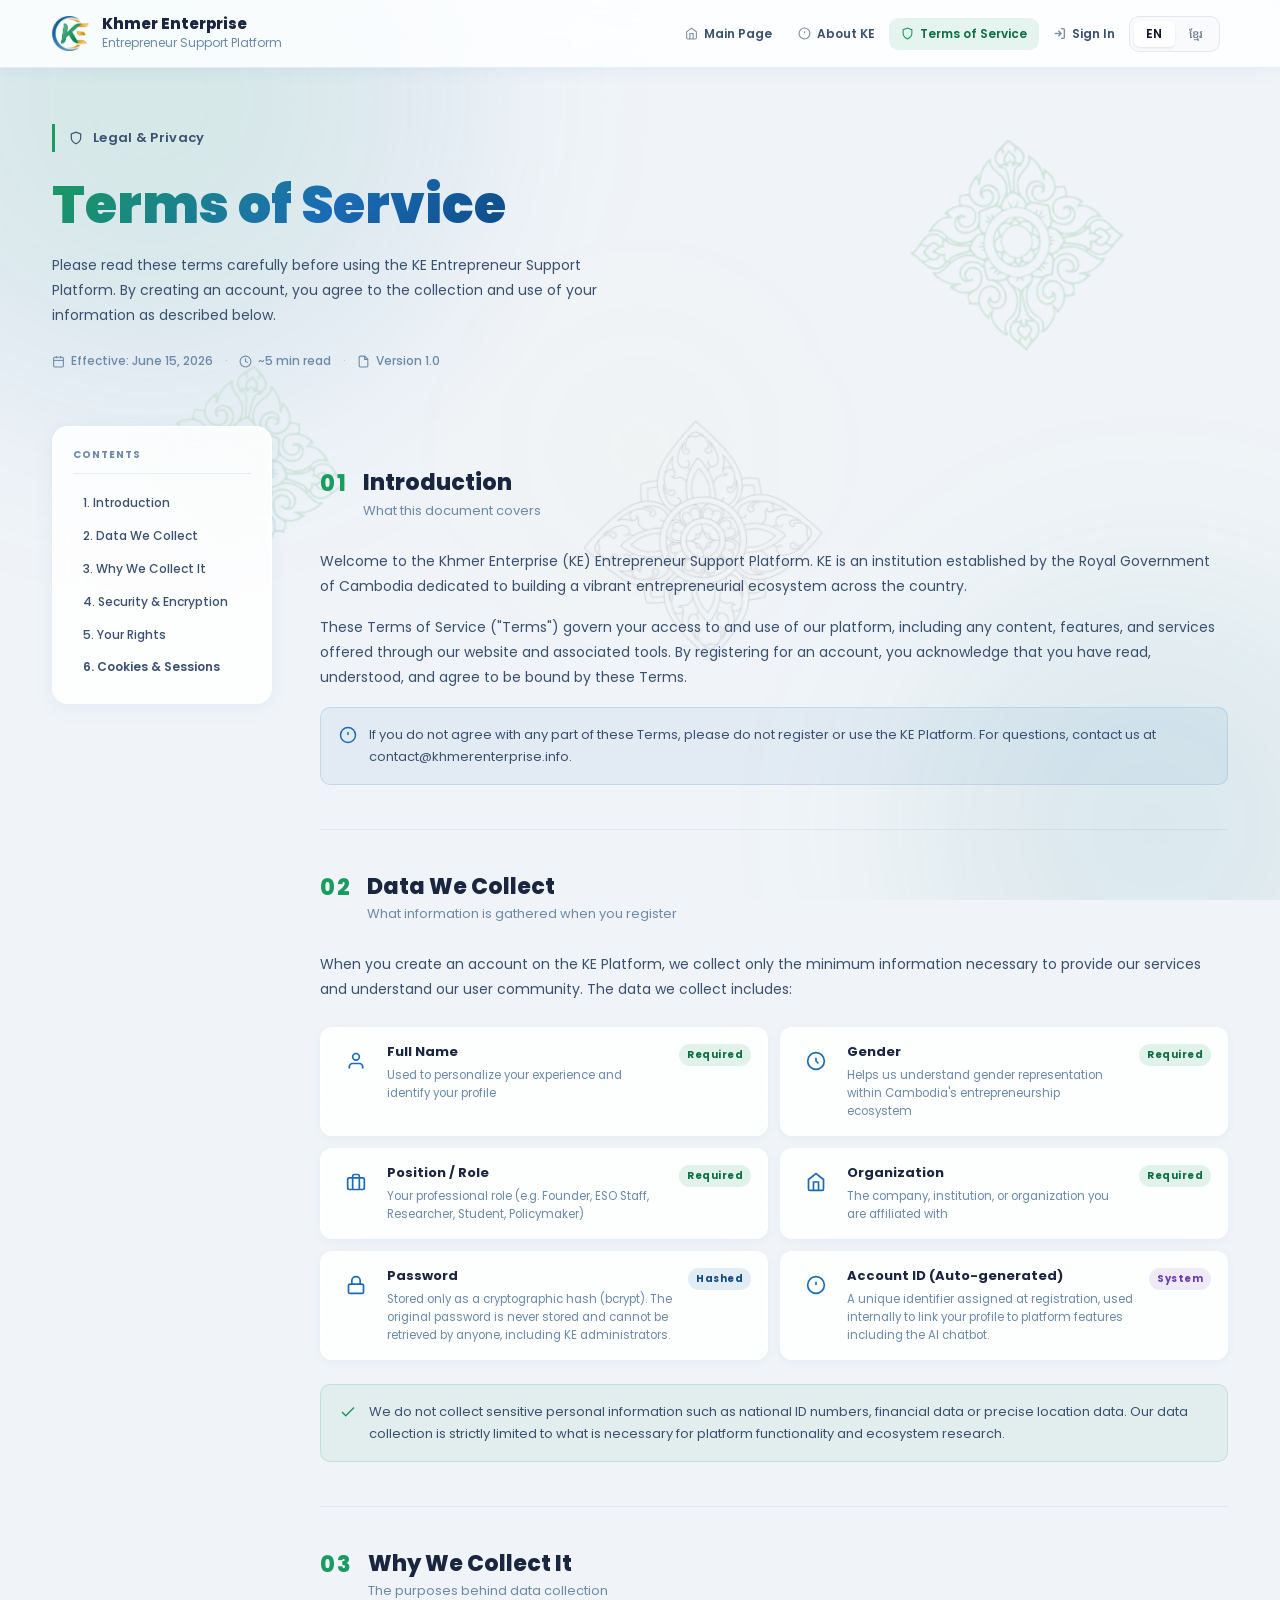
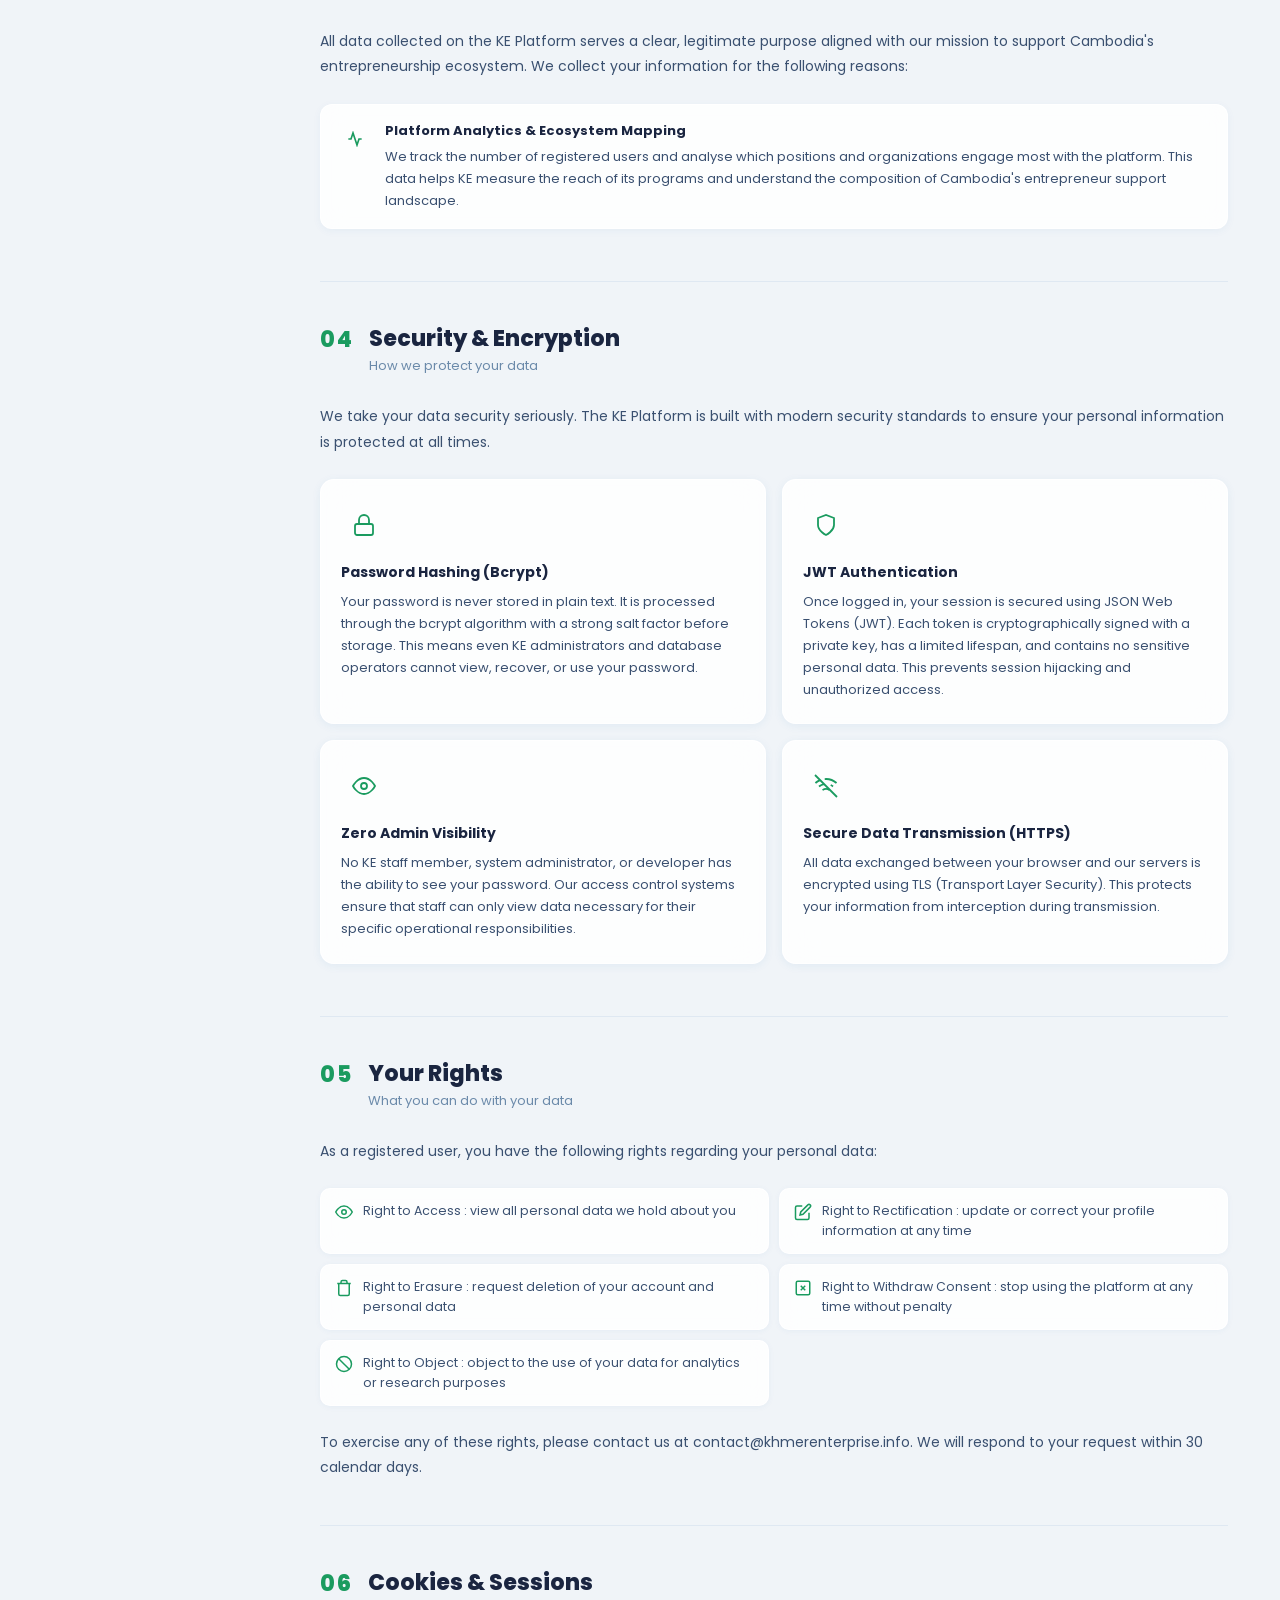
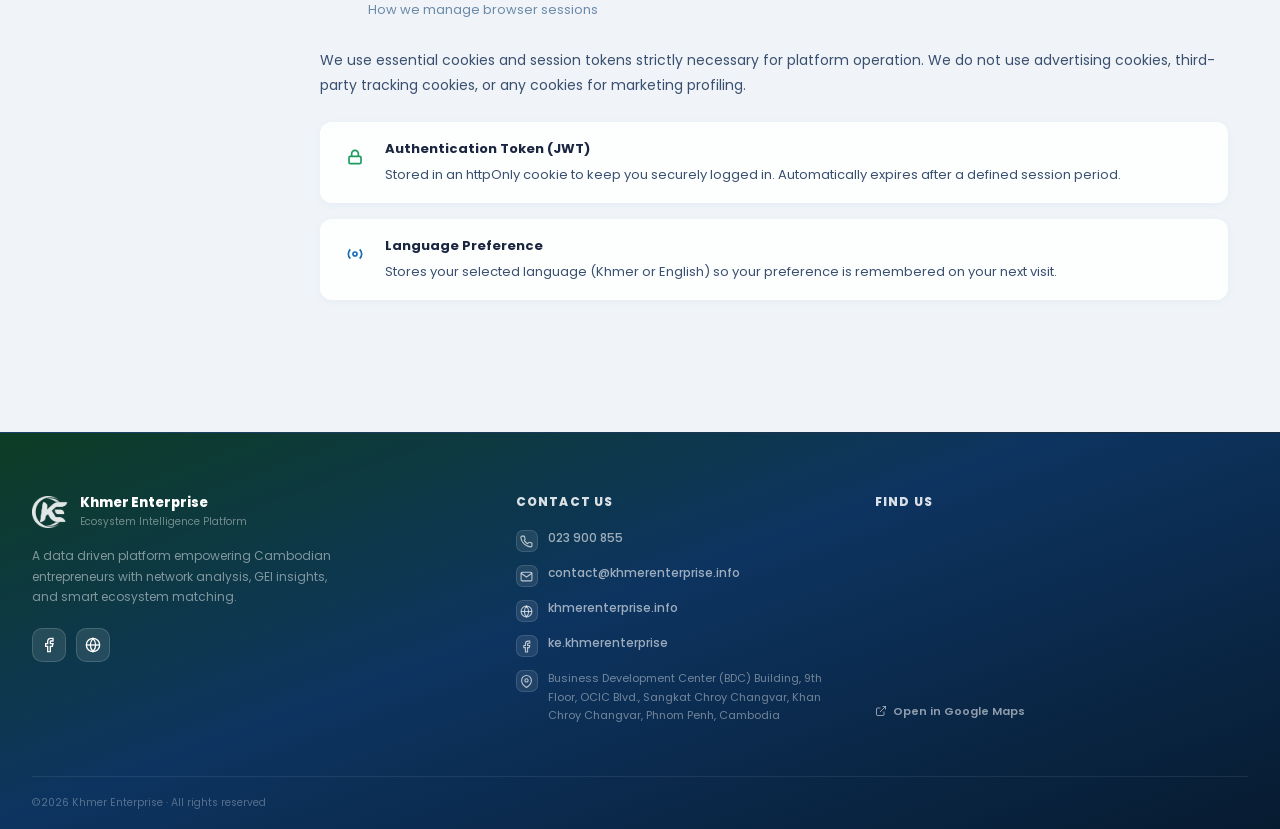
<file: term.html>
<!DOCTYPE html>
<html lang="en">
<head>
<meta charset="UTF-8">
<meta name="viewport" content="width=device-width, initial-scale=1.0">
<title>Terms of Service · Khmer Enterprise</title>
<link href="https://fonts.googleapis.com/css2?family=Poppins:wght@300;400;500;600;700;800;900&family=Noto+Sans+Khmer:wght@300;400;500;600;700;800&display=swap" rel="stylesheet">
<link rel="stylesheet" href="css/term.css">
<link rel="icon" type="image/x-icon" href="images/favicon.ico">
</head>
<body>

<!-- ══════════════════════════════ BACKGROUND ══════════════════════════════ -->
<div class="bg-layer">
  <div class="bg-orb bg-orb-1"></div>
  <div class="bg-orb bg-orb-2"></div>
  <div class="bg-orb bg-orb-3"></div>
  <img src="images/artwork_2.png" alt="" class="bg-artwork bg-artwork-main">
  <img src="images/artwork_1.png" alt="" class="bg-artwork bg-artwork-third">
  <img src="images/artwork_2.png" alt="" class="bg-artwork bg-artwork-secondary">
</div>

<!-- ══════════════════════════════ NAV ══════════════════════════════ -->
<nav class="nav" id="main-nav">
  <div class="nav-inner">
    <a href="index.html" class="nav-logo">
      <img src="images/logo_KE.png" alt="KE" class="nav-logo-img">
      <div>
        <div class="nav-brand">Khmer Enterprise</div>
        <div class="nav-sub">Entrepreneur Support Platform</div>
      </div>
    </a>

    <div class="nav-links" id="nav-links">
      <a href="index.html" class="nav-link">
        <svg xmlns="http://www.w3.org/2000/svg" width="13" height="13" viewBox="0 0 24 24" fill="none" stroke="currentColor" stroke-width="2"><path d="M3 9l9-7 9 7v11a2 2 0 0 1-2 2H5a2 2 0 0 1-2-2z"/><polyline points="9 22 9 12 15 12 15 22"/></svg>
        <span data-en="Main Page" data-kh="ទំព័រដើម">Main Page</span>
      </a>
      <a href="aboutke.html" class="nav-link">
        <svg xmlns="http://www.w3.org/2000/svg" width="13" height="13" viewBox="0 0 24 24" fill="none" stroke="currentColor" stroke-width="2"><circle cx="12" cy="12" r="10"/><line x1="12" y1="8" x2="12" y2="12"/><line x1="12" y1="16" x2="12.01" y2="16"/></svg>
        <span data-en="About KE" data-kh="អំពីសហគ្រិនខ្មែរ">About KE</span>
      </a>
      <a href="term.html" class="nav-link active">
        <svg xmlns="http://www.w3.org/2000/svg" width="13" height="13" viewBox="0 0 24 24" fill="none" stroke="currentColor" stroke-width="2"><path d="M12 22s8-4 8-10V5l-8-3-8 3v7c0 6 8 10 8 10z"/></svg>
        <span data-en="Terms of Service" data-kh="លក្ខខណ្ឌសេវាកម្ម">Terms of Service</span>
      </a>
      <a href="login.html" class="nav-link">
        <svg xmlns="http://www.w3.org/2000/svg" width="13" height="13" viewBox="0 0 24 24" fill="none" stroke="currentColor" stroke-width="2.5"><path d="M15 3h4a2 2 0 0 1 2 2v14a2 2 0 0 1-2 2h-4"/><polyline points="10 17 15 12 10 7"/><line x1="15" y1="12" x2="3" y2="12"/></svg>
        <span data-en="Sign In" data-kh="ចូលប្រើប្រាស់">Sign In</span>
      </a>
      <button class="lang-toggle" id="lang-toggle" onclick="toggleLanguage()" aria-label="Toggle language">
        <span class="lang-option lang-option-en active">EN</span>
        <span class="lang-option lang-option-kh">ខ្មែរ</span>
      </button>
    </div>

    <button class="hamburger" id="hamburger" onclick="toggleMenu()" aria-label="Menu">
      <span></span><span></span><span></span>
    </button>
  </div>
</nav>

<!-- ══════════════════════════════ HERO ══════════════════════════════ -->
<section class="tos-hero">
  <div class="tos-hero-inner">
    <div class="tos-hero-badge">
      <svg xmlns="http://www.w3.org/2000/svg" width="14" height="14" viewBox="0 0 24 24" fill="none" stroke="currentColor" stroke-width="2"><path d="M12 22s8-4 8-10V5l-8-3-8 3v7c0 6 8 10 8 10z"/></svg>
      <span data-en="Legal &amp; Privacy" data-kh="ច្បាប់ &amp; ឯកជនភាព">Legal &amp; Privacy</span>
    </div>
    <h1 class="tos-hero-title">
      <span class="gradient-text" data-en="Terms of Service" data-kh="លក្ខខណ្ឌនៃសេវាកម្ម">Terms of​ Service</span><br>
    </h1>
    <p class="tos-hero-desc"
       data-en="Please read these terms carefully before using the KE Entrepreneur Support Platform. By creating an account, you agree to the collection and use of your information as described below."
       data-kh="សូមអានលក្ខខណ្ឌទាំងនេះដោយប្រុងប្រយ័ត្នមុនពេលប្រើប្រាស់វេទិកាគាំទ្រសហគ្រិនភាព។ តាមរយៈការបង្កើតគណនី លោកអ្នកយល់ព្រមចំពោះការប្រមូល និងប្រើប្រាស់ព័ត៌មានរបស់លោកអ្នកដូចដែលបានពិពណ៌នាខាងក្រោម។">
      Please read these terms carefully before using the KE Entrepreneur Support Platform. By creating an account, you agree to the collection and use of your information as described below.
    </p>
    <div class="tos-meta">
      <span class="tos-meta-item">
        <svg xmlns="http://www.w3.org/2000/svg" width="13" height="13" viewBox="0 0 24 24" fill="none" stroke="currentColor" stroke-width="2"><rect x="3" y="4" width="18" height="18" rx="2" ry="2"/><line x1="16" y1="2" x2="16" y2="6"/><line x1="8" y1="2" x2="8" y2="6"/><line x1="3" y1="10" x2="21" y2="10"/></svg>
        <span data-en="Effective: June 15, 2026" data-kh="ចូលជាធរមាន: ១៥ មិថុនា ២០២៦">Effective: June 15, 2026</span>
      </span>
      <span class="tos-meta-sep">·</span>
      <span class="tos-meta-item">
        <svg xmlns="http://www.w3.org/2000/svg" width="13" height="13" viewBox="0 0 24 24" fill="none" stroke="currentColor" stroke-width="2"><circle cx="12" cy="12" r="10"/><polyline points="12 6 12 12 16 14"/></svg>
        <span data-en="~5 min read" data-kh="~៥ នាទីអាន">~5 min read</span>
      </span>
      <span class="tos-meta-sep">·</span>
      <span class="tos-meta-item">
        <svg xmlns="http://www.w3.org/2000/svg" width="13" height="13" viewBox="0 0 24 24" fill="none" stroke="currentColor" stroke-width="2"><path d="M14 2H6a2 2 0 0 0-2 2v16a2 2 0 0 0 2 2h12a2 2 0 0 0 2-2V8z"/><polyline points="14 2 14 8 20 8"/></svg>
        <span data-en="Version 1.0" data-kh="កំណែ ១.០">Version 1.0</span>
      </span>
    </div>
  </div>
</section>

<!-- ══════════════════════════════ TOC ══════════════════════════════ -->
<div class="tos-layout">

  <!-- Sticky Table of Contents -->
  <aside class="tos-toc" id="tos-toc">
    <div class="tos-toc-label" data-en="Contents" data-kh="មាតិកា">Contents</div>
    <nav class="tos-toc-nav" id="toc-nav">
      <a href="#sec-intro"    class="toc-link"        data-en="1. Introduction"            data-kh="១. សេចក្តីណែនាំ">1. Introduction</a>
      <a href="#sec-data"     class="toc-link"        data-en="2. Data We Collect"          data-kh="២. ទិន្នន័យដែលយើងប្រមូល">2. Data We Collect</a>
      <a href="#sec-why"      class="toc-link"        data-en="3. Why We Collect It"        data-kh="៣. មូលហេតុប្រមូល">3. Why We Collect It</a>
      <a href="#sec-security" class="toc-link"        data-en="4. Security &amp; Encryption" data-kh="៤. សុវត្ថិភាព &amp; ការអ៊ិនគ្រីប">4. Security &amp; Encryption</a>
      <a href="#sec-rights"   class="toc-link"        data-en="5. Your Rights"              data-kh="៥. សិទ្ធិរបស់អ្នក">5. Your Rights</a>
      <a href="#sec-cookies"  class="toc-link"        data-en="6. Cookies &amp; Sessions"   data-kh="៦. Cookies &amp; Sessions">6. Cookies &amp; Sessions</a>
    </nav>
  </aside>

  <!-- Main Content -->
  <main class="tos-content">

    <!-- 1. Introduction -->
    <section class="tos-section" id="sec-intro">
      <div class="tos-section-header">
        <div class="tos-section-number">01</div>
        <div>
          <h2 class="tos-section-title" data-en="Introduction" data-kh="សេចក្តីណែនាំ">Introduction</h2>
          <p class="tos-section-subtitle" data-en="What this document covers" data-kh="ឯកសារនេះគ្របដណ្តប់អ្វីខ្លះ">What this document covers</p>
        </div>
      </div>
      <div class="tos-body">
        <p data-en="Welcome to the Khmer Enterprise (KE) Entrepreneur Support Platform. KE is an institution established by the Royal Government of Cambodia dedicated to building a vibrant entrepreneurial ecosystem across the country." data-kh="សូមស្វាគមន៍មកកាន់វេទិកាគាំទ្រសហគ្រិនភាព (KE)។ KE គឺជាស្ថាប័នមួយដែលបង្កើតឡើងដោយរាជរដ្ឋាភិបាលកម្ពុជា ដើម្បីកសាងប្រព័ន្ធអេកូឡូស៊ីសហគ្រិនឱ្យមានភាពរីកចម្រើន។">
          Welcome to the Khmer Enterprise (KE) Entrepreneur Support Platform. KE is an institution established by the Royal Government of Cambodia dedicated to building a vibrant entrepreneurial ecosystem across the country.
        </p>
        <p data-en="These Terms of Service (&quot;Terms&quot;) govern your access to and use of our platform, including any content, features, and services offered through our website and associated tools. By registering for an account, you acknowledge that you have read, understood, and agree to be bound by these Terms." data-kh="លក្ខខណ្ឌសេវាកម្ម (&quot;លក្ខខណ្ឌ&quot;) ទាំងនេះគ្រប់គ្រងការចូលប្រើ និងការប្រើប្រាស់វេទិការបស់យើង។ តាមរយៈការចុះឈ្មោះគណនី លោកអ្នកទទួលស្គាល់ថាបានអាន យល់ ហើយយល់ព្រមគោរពតាមលក្ខខណ្ឌទាំងនេះ។">
          These Terms of Service ("Terms") govern your access to and use of our platform, including any content, features, and services offered through our website and associated tools. By registering for an account, you acknowledge that you have read, understood, and agree to be bound by these Terms.
        </p>
        <div class="tos-highlight-box">
          <svg xmlns="http://www.w3.org/2000/svg" width="18" height="18" viewBox="0 0 24 24" fill="none" stroke="currentColor" stroke-width="2"><circle cx="12" cy="12" r="10"/><line x1="12" y1="8" x2="12" y2="12"/><line x1="12" y1="16" x2="12.01" y2="16"/></svg>
          <p data-en="If you do not agree with any part of these Terms, please do not register or use the KE Platform. For questions, contact us at contact@khmerenterprise.info." data-kh="ប្រសិនបើលោកអ្នកមិនយល់ព្រមនឹងផ្នែកណាមួយនៃលក្ខខណ្ឌទាំងនេះ សូមមិនចុះឈ្មោះ ឬប្រើប្រាស់វេទិកា KE។ សម្រាប់សំណួរ ទំនាក់ទំនងយើងតាម contact@khmerenterprise.info។">
            If you do not agree with any part of these Terms, please do not register or use the KE Platform. For questions, contact us at contact@khmerenterprise.info.
          </p>
        </div>
      </div>
    </section>

    <!-- 2. Data We Collect -->
    <section class="tos-section" id="sec-data">
      <div class="tos-section-header">
        <div class="tos-section-number">02</div>
        <div>
          <h2 class="tos-section-title" data-en="Data We Collect" data-kh="ទិន្នន័យដែលយើងប្រមូល">Data We Collect</h2>
          <p class="tos-section-subtitle" data-en="What information is gathered when you register" data-kh="ព័ត៌មានអ្វីខ្លះដែលប្រមូលពេលចុះឈ្មោះ">What information is gathered when you register</p>
        </div>
      </div>
      <div class="tos-body">
        <p data-en="When you create an account on the KE Platform, we collect only the minimum information necessary to provide our services and understand our user community. The data we collect includes:" data-kh="នៅពេលលោកអ្នកបង្កើតគណនីនៅលើវេទិកា KE យើងប្រមូលតែព័ត៌មានអប្បបរមាដែលចាំបាច់ ដើម្បីផ្តល់សេវាកម្ម និងយល់ដឹងពីសហគមន៍អ្នកប្រើប្រាស់របស់យើង។ ទិន្នន័យដែលយើងប្រមូលរួមមាន:">
          When you create an account on the KE Platform, we collect only the minimum information necessary to provide our services and understand our user community. The data we collect includes:
        </p>

        <div class="tos-data-grid">
          <div class="tos-data-card">
            <div class="tos-data-icon">
              <svg xmlns="http://www.w3.org/2000/svg" width="20" height="20" viewBox="0 0 24 24" fill="none" stroke="currentColor" stroke-width="2"><path d="M20 21v-2a4 4 0 0 0-4-4H8a4 4 0 0 0-4 4v2"/><circle cx="12" cy="7" r="4"/></svg>
            </div>
            <div class="tos-data-info">
              <div class="tos-data-name" data-en="Full Name" data-kh="ឈ្មោះពេញ">Full Name</div>
              <div class="tos-data-desc" data-en="Used to personalize your experience and identify your profile" data-kh="ប្រើដើម្បីធ្វើឱ្យបទពិសោធន៍របស់លោកអ្នកមានលក្ខណៈផ្ទាល់ខ្លួន">Used to personalize your experience and identify your profile</div>
            </div>
            <span class="tos-data-tag required" data-en="Required" data-kh="ចាំបាច់">Required</span>
          </div>

          <div class="tos-data-card">
            <div class="tos-data-icon">
              <svg xmlns="http://www.w3.org/2000/svg" width="20" height="20" viewBox="0 0 24 24" fill="none" stroke="currentColor" stroke-width="2"><circle cx="12" cy="12" r="10"/><path d="M12 8v4l3 3"/></svg>
            </div>
            <div class="tos-data-info">
              <div class="tos-data-name" data-en="Gender" data-kh="ភេទ">Gender</div>
              <div class="tos-data-desc" data-en="Helps us understand gender representation within Cambodia's entrepreneurship ecosystem" data-kh="ជួយយើងយល់ដឹងអំពីតំណាងភេទក្នុងប្រព័ន្ធអេកូឡូស៊ីសហគ្រិននៅកម្ពុជា">Helps us understand gender representation within Cambodia's entrepreneurship ecosystem</div>
            </div>
            <span class="tos-data-tag required" data-en="Required" data-kh="ចាំបាច់">Required</span>
          </div>

          <div class="tos-data-card">
            <div class="tos-data-icon">
              <svg xmlns="http://www.w3.org/2000/svg" width="20" height="20" viewBox="0 0 24 24" fill="none" stroke="currentColor" stroke-width="2"><rect x="2" y="7" width="20" height="14" rx="2" ry="2"/><path d="M16 21V5a2 2 0 0 0-2-2h-4a2 2 0 0 0-2 2v16"/></svg>
            </div>
            <div class="tos-data-info">
              <div class="tos-data-name" data-en="Position / Role" data-kh="មុខតំណែង / តួនាទី">Position / Role</div>
              <div class="tos-data-desc" data-en="Your professional role (e.g. Founder, ESO Staff, Researcher, Student, Policymaker)" data-kh="តួនាទីវិជ្ជាជីវៈ (ឧ. អ្នកបង្កើតអាជីវកម្ម បុគ្គលិក ESO អ្នកស្រាវជ្រាវ សិស្ស)">Your professional role (e.g. Founder, ESO Staff, Researcher, Student)</div>
            </div>
            <span class="tos-data-tag required" data-en="Required" data-kh="ចាំបាច់">Required</span>
          </div>

          <div class="tos-data-card">
            <div class="tos-data-icon">
              <svg xmlns="http://www.w3.org/2000/svg" width="20" height="20" viewBox="0 0 24 24" fill="none" stroke="currentColor" stroke-width="2"><path d="M3 9l9-7 9 7v11a2 2 0 0 1-2 2H5a2 2 0 0 1-2-2z"/><polyline points="9 22 9 12 15 12 15 22"/></svg>
            </div>
            <div class="tos-data-info">
              <div class="tos-data-name" data-en="Organization" data-kh="អង្គការ / ក្រុមហ៊ុន">Organization</div>
              <div class="tos-data-desc" data-en="The company, institution, or organization you are affiliated with" data-kh="ក្រុមហ៊ុន គ្រឹះស្ថាន ឬអង្គការរបស់លោកអ្នក">The company, institution, or organization you are affiliated with</div>
            </div>
            <span class="tos-data-tag required" data-en="Required" data-kh="ចាំបាច់">Required</span>
          </div>

          <div class="tos-data-card">
            <div class="tos-data-icon">
              <svg xmlns="http://www.w3.org/2000/svg" width="20" height="20" viewBox="0 0 24 24" fill="none" stroke="currentColor" stroke-width="2"><rect x="3" y="11" width="18" height="11" rx="2" ry="2"/><path d="M7 11V7a5 5 0 0 1 10 0v4"/></svg>
            </div>
            <div class="tos-data-info">
              <div class="tos-data-name" data-en="Password" data-kh="ពាក្យសម្ងាត់">Password</div>
              <div class="tos-data-desc" data-en="Stored only as a cryptographic hash (bcrypt). The original password is never stored and cannot be retrieved by anyone, including KE administrators." data-kh="រក្សាទុកតែជា hash cryptographic (bcrypt)។ ពាក្យសម្ងាត់ដើមមិនត្រូវបានរក្សាទុក ហើយមិនអាចដកស្រង់ចេញដោយនរណាម្នាក់ឡើយ រួមទាំងអ្នកគ្រប់គ្រង KE ផង។">Stored only as a cryptographic hash (bcrypt). The original password is never stored and cannot be retrieved by anyone, including KE administrators.</div>
            </div>
            <span class="tos-data-tag encrypted" data-en="Hashed" data-kh="Hashed">Hashed</span>
          </div>

          <div class="tos-data-card">
            <div class="tos-data-icon">
              <svg xmlns="http://www.w3.org/2000/svg" width="20" height="20" viewBox="0 0 24 24" fill="none" stroke="currentColor" stroke-width="2"><circle cx="12" cy="12" r="10"/><line x1="12" y1="8" x2="12" y2="12"/><line x1="12" y1="16" x2="12.01" y2="16"/></svg>
            </div>
            <div class="tos-data-info">
              <div class="tos-data-name" data-en="Account ID (Auto-generated)" data-kh="លេខកូដគណនី (បង្កើតស្វ័យប្រវត្តិ)">Account ID (Auto-generated)</div>
              <div class="tos-data-desc" data-en="A unique identifier assigned at registration, used internally to link your profile to platform features including the AI chatbot." data-kh="លេខសម្គាល់តែមួយគត់ដែលបានកំណត់នៅពេលចុះឈ្មោះ ប្រើដើម្បីភ្ជាប់គណនីរបស់អ្នកទៅនឹងមុខងារវេទិការួមទាំង AI chatbot។">A unique identifier assigned at registration, used internally to link your profile to platform features including the AI chatbot.</div>
            </div>
            <span class="tos-data-tag system" data-en="System" data-kh="ប្រព័ន្ធ">System</span>
          </div>
        </div>

        <div class="tos-highlight-box tos-highlight-green">
          <svg xmlns="http://www.w3.org/2000/svg" width="18" height="18" viewBox="0 0 24 24" fill="none" stroke="currentColor" stroke-width="2"><polyline points="20 6 9 17 4 12"/></svg>
          <p data-en="We do not collect sensitive personal information such as national ID numbers, financial data or precise location data. Our data collection is strictly limited to what is necessary for platform functionality and ecosystem research." data-kh="យើងមិនប្រមូលព័ត៌មានផ្ទាល់ខ្លួនរសើបដូចជា លេខអត្តសញ្ញាណប័ណ្ណ ទិន្នន័យហិរញ្ញវត្ថុ ឬទីតាំងជាក់លាក់ឡើយ។ ការប្រមូលទិន្នន័យរបស់យើងត្រូវបានកំណត់យ៉ាងតឹងរ៉ឹងចំពោះអ្វីដែលចាំបាច់។">
            We do not collect sensitive personal information such as national ID numbers, financial data​ or precise location data. Our data collection is strictly limited to what is necessary for platform functionality and ecosystem research.
          </p>
        </div>
      </div>
    </section>

    <!-- 3. Why We Collect It -->
    <section class="tos-section" id="sec-why">
      <div class="tos-section-header">
        <div class="tos-section-number">03</div>
        <div>
          <h2 class="tos-section-title" data-en="Why We Collect It" data-kh="មូលហេតុយើងប្រមូលទិន្នន័យ">Why We Collect It</h2>
          <p class="tos-section-subtitle" data-en="The purposes behind data collection" data-kh="គោលបំណងនៃការប្រមូលទិន្នន័យ">The purposes behind data collection</p>
        </div>
      </div>
      <div class="tos-body">
        <p data-en="All data collected on the KE Platform serves a clear, legitimate purpose aligned with our mission to support Cambodia's entrepreneurship ecosystem. We collect your information for the following reasons:" data-kh="ទិន្នន័យទាំងអស់ដែលប្រមូលនៅលើវេទិកា KE មានគោលបំណងច្បាស់លាស់ ស្របនឹងបេសកកម្មរបស់យើងក្នុងការគាំទ្រប្រព័ន្ធអេកូឡូស៊ីសហគ្រិននៅកម្ពុជា។">
          All data collected on the KE Platform serves a clear, legitimate purpose aligned with our mission to support Cambodia's entrepreneurship ecosystem. We collect your information for the following reasons:
        </p>

        <div class="tos-purpose-list">
          <div class="tos-purpose-item">
            <div class="tos-purpose-icon green">
              <svg xmlns="http://www.w3.org/2000/svg" width="16" height="16" viewBox="0 0 24 24" fill="none" stroke="currentColor" stroke-width="2.5"><polyline points="22 12 18 12 15 21 9 3 6 12 2 12"/></svg>
            </div>
            <div>
              <strong data-en="Platform Analytics &amp; Ecosystem Mapping" data-kh="ការវិភាគវេទិកា &amp; ការធ្វើផែនទីអេកូឡូស៊ី">Platform Analytics &amp; Ecosystem Mapping</strong>
              <p data-en="We track the number of registered users and analyse which positions and organizations engage most with the platform. This data helps KE measure the reach of its programs and understand the composition of Cambodia's entrepreneur support landscape." data-kh="យើងតាមដានចំនួនអ្នកប្រើប្រាស់ដែលបានចុះឈ្មោះ ហើយវិភាគថាមុខតំណែង និងអង្គការណាខ្លះចូលរួមច្រើនជាងគេ។ ទិន្នន័យនេះជួយ KE វាស់ស្ទង់ការឈានដល់កម្មវិធីរបស់ខ្លួន។">We track the number of registered users and analyse which positions and organizations engage most with the platform. This data helps KE measure the reach of its programs and understand the composition of Cambodia's entrepreneur support landscape.</p>
            </div>
          </div>
        </div>
      </div>
    </section>

    <!-- 4. Security & Encryption -->
    <section class="tos-section" id="sec-security">
      <div class="tos-section-header">
        <div class="tos-section-number">04</div>
        <div>
          <h2 class="tos-section-title" data-en="Security &amp; Encryption" data-kh="សុវត្ថិភាព &amp; ការអ៊ិនគ្រីប">Security &amp; Encryption</h2>
          <p class="tos-section-subtitle" data-en="How we protect your data" data-kh="យើងការពារទិន្នន័យរបស់អ្នកដោយរបៀបណា">How we protect your data</p>
        </div>
      </div>
      <div class="tos-body">
        <p data-en="We take your data security seriously. The KE Platform is built with modern security standards to ensure your personal information is protected at all times." data-kh="យើងយកចិត្តទុកដាក់ចំពោះសុវត្ថិភាពទិន្នន័យរបស់អ្នក។ វេទិកា KE ត្រូវបានបង្កើតជាមួយស្តង់ដារសុវត្ថិភាពទំនើបដើម្បីធានាថាព័ត៌មានផ្ទាល់ខ្លួនរបស់អ្នកត្រូវបានការពារគ្រប់ពេល។">
          We take your data security seriously. The KE Platform is built with modern security standards to ensure your personal information is protected at all times.
        </p>

        <div class="tos-security-grid">
          <div class="tos-security-card">
            <div class="tos-security-icon">
              <svg xmlns="http://www.w3.org/2000/svg" width="24" height="24" viewBox="0 0 24 24" fill="none" stroke="currentColor" stroke-width="1.8"><rect x="3" y="11" width="18" height="11" rx="2" ry="2"/><path d="M7 11V7a5 5 0 0 1 10 0v4"/></svg>
            </div>
            <h4 data-en="Password Hashing (Bcrypt)" data-kh="ការ Hash ពាក្យសម្ងាត់ (Bcrypt)">Password Hashing (Bcrypt)</h4>
            <p data-en="Your password is never stored in plain text. It is processed through the bcrypt algorithm with a strong salt factor before storage. This means even KE administrators and database operators cannot view, recover, or use your password." data-kh="ពាក្យសម្ងាត់របស់អ្នកមិនត្រូវបានរក្សាទុកជាអក្សរធម្មតាឡើយ។ វាត្រូវបានដំណើរការតាមរយៈ algorithm bcrypt ជាមួយ salt factor ខ្លាំងមុនពេលរក្សាទុក។ នេះមានន័យថាសូម្បីអ្នកគ្រប់គ្រង KE ក៏មិនអាចមើល ស្ដារ ឬប្រើប្រាស់ពាក្យសម្ងាត់របស់អ្នកបានដែរ។">Your password is never stored in plain text. It is processed through the bcrypt algorithm with a strong salt factor before storage. This means even KE administrators and database operators cannot view, recover, or use your password.</p>
          </div>

          <div class="tos-security-card">
            <div class="tos-security-icon">
              <svg xmlns="http://www.w3.org/2000/svg" width="24" height="24" viewBox="0 0 24 24" fill="none" stroke="currentColor" stroke-width="1.8"><path d="M12 22s8-4 8-10V5l-8-3-8 3v7c0 6 8 10 8 10z"/></svg>
            </div>
            <h4 data-en="JWT Authentication" data-kh="ការផ្ទៀងផ្ទាត់ JWT">JWT Authentication</h4>
            <p data-en="Once logged in, your session is secured using JSON Web Tokens (JWT). Each token is cryptographically signed with a private key, has a limited lifespan, and contains no sensitive personal data. This prevents session hijacking and unauthorized access." data-kh="នៅពេលចូល session របស់អ្នកត្រូវបានធានាសុវត្ថិភាពដោយប្រើ JSON Web Tokens (JWT)។ Token នីមួយៗត្រូវបានចុះហត្ថលេខាតាម cryptographic ជាមួយ private key មានអាយុកាលកំណត់ ហើយមិនមានព័ត៌មានរសើបឡើយ។">Once logged in, your session is secured using JSON Web Tokens (JWT). Each token is cryptographically signed with a private key, has a limited lifespan, and contains no sensitive personal data. This prevents session hijacking and unauthorized access.</p>
          </div>

          <div class="tos-security-card">
            <div class="tos-security-icon">
              <svg xmlns="http://www.w3.org/2000/svg" width="24" height="24" viewBox="0 0 24 24" fill="none" stroke="currentColor" stroke-width="1.8"><path d="M1 12s4-8 11-8 11 8 11 8-4 8-11 8-11-8-11-8z"/><circle cx="12" cy="12" r="3"/></svg>
            </div>
            <h4 data-en="Zero Admin Visibility" data-kh="ការមិនអាចមើលឃើញសម្រាប់ Admin">Zero Admin Visibility</h4>
            <p data-en="No KE staff member, system administrator, or developer has the ability to see your password. Our access control systems ensure that staff can only view data necessary for their specific operational responsibilities." data-kh="គ្មានបុគ្គលិក KE អ្នកគ្រប់គ្រងប្រព័ន្ធ ឬអ្នកអភិវឌ្ឍណាម្នាក់ អាចមើលឃើញពាក្យសម្ងាត់របស់អ្នកឡើយ។ ប្រព័ន្ធគ្រប់គ្រងការចូលប្រើប្រាស់របស់យើងធានាថាបុគ្គលិកអាចមើលតែទិន្នន័យដែលចាំបាច់ប៉ុណ្ណោះ។">No KE staff member, system administrator, or developer has the ability to see your password. Our access control systems ensure that staff can only view data necessary for their specific operational responsibilities.</p>
          </div>

          <div class="tos-security-card">
            <div class="tos-security-icon">
              <svg xmlns="http://www.w3.org/2000/svg" width="24" height="24" viewBox="0 0 24 24" fill="none" stroke="currentColor" stroke-width="1.8"><line x1="1" y1="1" x2="23" y2="23"/><path d="M16.72 11.06A10.94 10.94 0 0 1 19 12.55"/><path d="M5 12.55a10.94 10.94 0 0 1 5.17-2.39"/><path d="M10.71 5.05A16 16 0 0 1 22.56 9"/><path d="M1.42 9a15.91 15.91 0 0 1 4.7-2.88"/><path d="M8.53 16.11a6 6 0 0 1 6.95 0"/><line x1="12" y1="20" x2="12.01" y2="20"/></svg>
            </div>
            <h4 data-en="Secure Data Transmission (HTTPS)" data-kh="ការបញ្ជូនទិន្នន័យដោយសុវត្ថិភាព (HTTPS)">Secure Data Transmission (HTTPS)</h4>
            <p data-en="All data exchanged between your browser and our servers is encrypted using TLS (Transport Layer Security). This protects your information from interception during transmission." data-kh="ទិន្នន័យទាំងអស់ដែលផ្លាស់ប្ដូររវាងកម្មវិធីរុករករបស់អ្នក និងម៉ាស៊ីនមេរបស់យើងត្រូវបានអ៊ិនគ្រីបដោយប្រើ TLS (Transport Layer Security)។">All data exchanged between your browser and our servers is encrypted using TLS (Transport Layer Security). This protects your information from interception during transmission.</p>
          </div>
        </div>
      </div>
    </section>

    <!-- 5. Your Rights -->
    <section class="tos-section" id="sec-rights">
      <div class="tos-section-header">
        <div class="tos-section-number">05</div>
        <div>
          <h2 class="tos-section-title" data-en="Your Rights" data-kh="សិទ្ធិរបស់អ្នក">Your Rights</h2>
          <p class="tos-section-subtitle" data-en="What you can do with your data" data-kh="អ្វីដែលលោកអ្នកអាចធ្វើជាមួយទិន្នន័យរបស់ខ្លួន">What you can do with your data</p>
        </div>
      </div>
      <div class="tos-body">
        <p data-en="As a registered user, you have the following rights regarding your personal data:" data-kh="ក្នុងនាមជាអ្នកប្រើប្រាស់ដែលបានចុះឈ្មោះ លោកអ្នកមានសិទ្ធិដូចខាងក្រោមទាក់ទងនឹងទិន្នន័យផ្ទាល់ខ្លួនរបស់លោកអ្នក:">
          As a registered user, you have the following rights regarding your personal data:
        </p>
        <div class="tos-rights-grid">
          <div class="tos-right-item">
            <svg xmlns="http://www.w3.org/2000/svg" width="18" height="18" viewBox="0 0 24 24" fill="none" stroke="currentColor" stroke-width="2"><path d="M1 12s4-8 11-8 11 8 11 8-4 8-11 8-11-8-11-8z"/><circle cx="12" cy="12" r="3"/></svg>
            <span data-en="Right to Access : view all personal data we hold about you" data-kh="សិទ្ធិក្នុងការចូលប្រើ : មើលទិន្នន័យផ្ទាល់ខ្លួនទាំងអស់ដែលយើងមានអំពីអ្នក">Right to Access : view all personal data we hold about you</span>
          </div>
          <div class="tos-right-item">
            <svg xmlns="http://www.w3.org/2000/svg" width="18" height="18" viewBox="0 0 24 24" fill="none" stroke="currentColor" stroke-width="2"><path d="M11 4H4a2 2 0 0 0-2 2v14a2 2 0 0 0 2 2h14a2 2 0 0 0 2-2v-7"/><path d="M18.5 2.5a2.121 2.121 0 0 1 3 3L12 15l-4 1 1-4 9.5-9.5z"/></svg>
            <span data-en="Right to Rectification : update or correct your profile information at any time" data-kh="សិទ្ធិក្នុងការកែតម្រូវ : ធ្វើបច្ចុប្បន្នភាព ឬកែប្រែព័ត៌មានប្រវត្តិរូបរបស់អ្នកគ្រប់ពេល">Right to Rectification : update or correct your profile information at any time</span>
          </div>
          <div class="tos-right-item">
            <svg xmlns="http://www.w3.org/2000/svg" width="18" height="18" viewBox="0 0 24 24" fill="none" stroke="currentColor" stroke-width="2"><polyline points="3 6 5 6 21 6"/><path d="M19 6v14a2 2 0 0 1-2 2H7a2 2 0 0 1-2-2V6m3 0V4a2 2 0 0 1 2-2h4a2 2 0 0 1 2 2v2"/></svg>
            <span data-en="Right to Erasure : request deletion of your account and personal data" data-kh="សិទ្ធិលុបចោល : ស្នើសុំលុបគណនី និងទិន្នន័យផ្ទាល់ខ្លួនរបស់អ្នក">Right to Erasure : request deletion of your account and personal data</span>
          </div>
          <div class="tos-right-item">
            <svg xmlns="http://www.w3.org/2000/svg" width="18" height="18" viewBox="0 0 24 24" fill="none" stroke="currentColor" stroke-width="2"><rect x="3" y="3" width="18" height="18" rx="2" ry="2"/><line x1="9" y1="9" x2="15" y2="15"/><line x1="15" y1="9" x2="9" y2="15"/></svg>
            <span data-en="Right to Withdraw Consent : stop using the platform at any time without penalty" data-kh="សិទ្ធិដកការយល់ព្រម : ឈប់ប្រើប្រាស់វេទិកាគ្រប់ពេល ដោយគ្មានការដាក់ទណ្ឌកម្ម">Right to Withdraw Consent : stop using the platform at any time without penalty</span>
          </div>
          <div class="tos-right-item">
            <svg xmlns="http://www.w3.org/2000/svg" width="18" height="18" viewBox="0 0 24 24" fill="none" stroke="currentColor" stroke-width="2"><circle cx="12" cy="12" r="10"/><line x1="4.93" y1="4.93" x2="19.07" y2="19.07"/></svg>
            <span data-en="Right to Object : object to the use of your data for analytics or research purposes" data-kh="សិទ្ធិជំទាស់ : ជំទាស់នឹងការប្រើប្រាស់ទិន្នន័យរបស់អ្នកសម្រាប់ការវិភាគ ឬការស្រាវជ្រាវ">Right to Object : object to the use of your data for analytics or research purposes</span>
          </div>
        </div>
        <p data-en="To exercise any of these rights, please contact us at contact@khmerenterprise.info. We will respond to your request within 30 calendar days." data-kh="ដើម្បីប្រើប្រាស់សិទ្ធិណាមួយទាំងនេះ សូមទំនាក់ទំនងយើងតាម contact@khmerenterprise.info។ យើងនឹងឆ្លើយតបទៅនឹងសំណើរបស់អ្នកក្នុងរយៈពេល 30 ថ្ងៃ។">
          To exercise any of these rights, please contact us at contact@khmerenterprise.info. We will respond to your request within 30 calendar days.
        </p>
      </div>
    </section>

    <!-- 6. Cookies & Sessions -->
    <section class="tos-section" id="sec-cookies">
      <div class="tos-section-header">
        <div class="tos-section-number">06</div>
        <div>
          <h2 class="tos-section-title" data-en="Cookies &amp; Sessions" data-kh="Cookies &amp; Sessions">Cookies &amp; Sessions</h2>
          <p class="tos-section-subtitle" data-en="How we manage browser sessions" data-kh="យើងគ្រប់គ្រង browser session យ៉ាងដូចម្តេច">How we manage browser sessions</p>
        </div>
      </div>
      <div class="tos-body">
        <p data-en="We use essential cookies and session tokens strictly necessary for platform operation. We do not use advertising cookies, third-party tracking cookies, or any cookies for marketing profiling." data-kh="យើងប្រើ cookies ចាំបាច់ និង session tokens ដែលចាំបាច់យ៉ាងតឹងរ៉ឹងសម្រាប់ប្រតិបត្តិការវេទិកា។ យើងមិនប្រើ cookies ផ្សាយពាណិជ្ជកម្ម cookies តាមដានភាគីទីបី ឬ cookies ណាមួយសម្រាប់ marketing profiling ឡើយ។">
          We use essential cookies and session tokens strictly necessary for platform operation. We do not use advertising cookies, third-party tracking cookies, or any cookies for marketing profiling.
        </p>
        <div class="tos-purpose-list">
          <div class="tos-purpose-item">
            <div class="tos-purpose-icon green">
              <svg xmlns="http://www.w3.org/2000/svg" width="16" height="16" viewBox="0 0 24 24" fill="none" stroke="currentColor" stroke-width="2.5"><rect x="3" y="11" width="18" height="11" rx="2" ry="2"/><path d="M7 11V7a5 5 0 0 1 10 0v4"/></svg>
            </div>
            <div>
              <strong data-en="Authentication Token (JWT)" data-kh="Token ផ្ទៀងផ្ទាត់ (JWT)">Authentication Token (JWT)</strong>
              <p data-en="Stored in an httpOnly cookie to keep you securely logged in. Automatically expires after a defined session period." data-kh="រក្សាទុកនៅក្នុង httpOnly cookie ដើម្បីរក្សាអ្នកចូលប្រើប្រាស់ដោយសុវត្ថិភាព។ ផុតកំណត់ដោយស្វ័យប្រវត្តិបន្ទាប់ពីរយៈពេល session ដែលបានកំណត់។">Stored in an httpOnly cookie to keep you securely logged in. Automatically expires after a defined session period.</p>
            </div>
          </div>
          <div class="tos-purpose-item">
            <div class="tos-purpose-icon blue">
              <svg xmlns="http://www.w3.org/2000/svg" width="16" height="16" viewBox="0 0 24 24" fill="none" stroke="currentColor" stroke-width="2.5"><circle cx="12" cy="12" r="3"/><path d="M19.07 4.93a10 10 0 0 1 0 14.14M4.93 4.93a10 10 0 0 0 0 14.14"/></svg>
            </div>
            <div>
              <strong data-en="Language Preference" data-kh="ចំណូលចិត្តភាសា">Language Preference</strong>
              <p data-en="Stores your selected language (Khmer or English) so your preference is remembered on your next visit." data-kh="រក្សាទុកភាសាដែលអ្នកបានជ្រើសរើស (ខ្មែរ ឬអង់គ្លេស) ដើម្បីឱ្យចំណូលចិត្តរបស់អ្នកត្រូវបានចងចាំនៅការចូលមើលលើកក្រោយ។">Stores your selected language (Khmer or English) so your preference is remembered on your next visit.</p>
            </div>
          </div>
        </div>
      </div>
    </section>

  </main>
</div>

<!-- ══════════════════════════════ FOOTER ══════════════════════════════ -->
<footer class="footer">
  <div class="footer-inner">

    <!-- Brand + Tagline -->
    <div class="footer-col footer-col-brand">
      <div class="footer-brand">
        <img src="images/logo_KE.png" alt="KE" class="footer-logo">
        <div>
          <div class="footer-name">Khmer Enterprise</div>
          <div class="footer-tagline" data-en="Ecosystem Intelligence Platform" data-kh="វេទិកាស៊ើបការណ៍អេកូឡូស៊ី">Ecosystem Intelligence Platform</div>
        </div>
      </div>
      <p class="footer-about" data-en="A data driven platform empowering Cambodian entrepreneurs with network analysis, GEI insights, and smart ecosystem matching." data-kh="វេទិកាដែលជំរុញដោយទិន្នន័យ ផ្តល់អំណាចដល់សហគ្រិនកម្ពុជាជាមួយការវិភាគបណ្តាញ ការយល់ដឹង GEI និងការផ្គូផ្គងអេកូឡូស៊ីឆ្លាតវៃ។">A data driven platform empowering Cambodian entrepreneurs with network analysis, GEI insights, and smart ecosystem matching.</p>
      <!-- Social -->
      <div class="footer-social">
        <a href="https://www.facebook.com/ke.khmerenterprise" target="_blank" rel="noopener" class="footer-social-btn" aria-label="Facebook">
          <svg xmlns="http://www.w3.org/2000/svg" width="16" height="16" viewBox="0 0 24 24" fill="none" stroke="currentColor" stroke-width="2"><path d="M18 2h-3a5 5 0 0 0-5 5v3H7v4h3v8h4v-8h3l1-4h-4V7a1 1 0 0 1 1-1h3z"/></svg>
        </a>
        <a href="https://khmerenterprise.info" target="_blank" rel="noopener" class="footer-social-btn" aria-label="Website">
          <svg xmlns="http://www.w3.org/2000/svg" width="16" height="16" viewBox="0 0 24 24" fill="none" stroke="currentColor" stroke-width="2"><circle cx="12" cy="12" r="10"/><line x1="2" y1="12" x2="22" y2="12"/><path d="M12 2a15.3 15.3 0 0 1 4 10 15.3 15.3 0 0 1-4 10 15.3 15.3 0 0 1-4-10 15.3 15.3 0 0 1 4-10z"/></svg>
        </a>
      </div>
    </div>

    <!-- Contact Info -->
    <div class="footer-col">
      <div class="footer-col-title" data-en="Contact Us" data-kh="ទំនាក់ទំនងយើង">Contact Us</div>
      <ul class="footer-contact-list">
        <li>
          <span class="footer-contact-icon">
            <svg xmlns="http://www.w3.org/2000/svg" width="13" height="13" viewBox="0 0 24 24" fill="none" stroke="currentColor" stroke-width="2"><path d="M22 16.92v3a2 2 0 0 1-2.18 2 19.79 19.79 0 0 1-8.63-3.07A19.5 19.5 0 0 1 4.69 13a19.79 19.79 0 0 1-3.07-8.67A2 2 0 0 1 3.6 2.12h3a2 2 0 0 1 2 1.72c.127.96.361 1.903.7 2.81a2 2 0 0 1-.45 2.11L7.91 9.91a16 16 0 0 0 6.12 6.12l1.95-1.95a2 2 0 0 1 2.11-.45c.907.339 1.85.573 2.81.7A2 2 0 0 1 22 16.92z"/></svg>
          </span>
          <a href="tel:023900855">023 900 855</a>
        </li>
        <li>
          <span class="footer-contact-icon">
            <svg xmlns="http://www.w3.org/2000/svg" width="13" height="13" viewBox="0 0 24 24" fill="none" stroke="currentColor" stroke-width="2"><path d="M4 4h16c1.1 0 2 .9 2 2v12c0 1.1-.9 2-2 2H4c-1.1 0-2-.9-2-2V6c0-1.1.9-2 2-2z"/><polyline points="22,6 12,13 2,6"/></svg>
          </span>
          <a href="mailto:contact@khmerenterprise.info">contact@khmerenterprise.info</a>
        </li>
        <li>
          <span class="footer-contact-icon">
            <svg xmlns="http://www.w3.org/2000/svg" width="13" height="13" viewBox="0 0 24 24" fill="none" stroke="currentColor" stroke-width="2"><circle cx="12" cy="12" r="10"/><line x1="2" y1="12" x2="22" y2="12"/><path d="M12 2a15.3 15.3 0 0 1 4 10 15.3 15.3 0 0 1-4 10 15.3 15.3 0 0 1-4-10 15.3 15.3 0 0 1 4-10z"/></svg>
          </span>
          <a href="https://khmerenterprise.info" target="_blank" rel="noopener">khmerenterprise.info</a>
        </li>
        <li>
          <span class="footer-contact-icon">
            <svg xmlns="http://www.w3.org/2000/svg" width="13" height="13" viewBox="0 0 24 24" fill="none" stroke="currentColor" stroke-width="2"><path d="M18 2h-3a5 5 0 0 0-5 5v3H7v4h3v8h4v-8h3l1-4h-4V7a1 1 0 0 1 1-1h3z"/></svg>
          </span>
          <a href="https://www.facebook.com/ke.khmerenterprise" target="_blank" rel="noopener">ke.khmerenterprise</a>
        </li>
        <li class="footer-address-item">
          <span class="footer-contact-icon">
            <svg xmlns="http://www.w3.org/2000/svg" width="13" height="13" viewBox="0 0 24 24" fill="none" stroke="currentColor" stroke-width="2"><path d="M21 10c0 7-9 13-9 13s-9-6-9-13a9 9 0 0 1 18 0z"/><circle cx="12" cy="10" r="3"/></svg>
          </span>
          <span class="footer-address" data-en="Business Development Center (BDC) Building, 9th Floor, OCIC Blvd., Sangkat Chroy Changvar, Khan Chroy Changvar, Phnom Penh, Cambodia" data-kh="អគារ Business Development Center (BDC), ជាន់ទី 9, ផ្លូវ OCIC, ភ្នំពេញ, កម្ពុជា">Business Development Center (BDC) Building, 9th Floor, OCIC Blvd., Sangkat Chroy Changvar, Khan Chroy Changvar, Phnom Penh, Cambodia</span>
        </li>
      </ul>
    </div>

    <!-- Map -->
    <div class="footer-col footer-col-map">
      <div class="footer-col-title" data-en="Find Us" data-kh="ស្វែងរកយើង">Find Us</div>
      <div class="footer-map-wrap">
        <iframe
          src="https://www.google.com/maps/embed?pb=!1m18!1m12!1m3!1d1706.6!2d104.926001!3d11.5958406!2m3!1f0!2f0!3f0!3m2!1i1024!2i768!4f13.1!3m3!1m2!1s0x3109538c22eb617d%3A0x4e20f616f2bf42e3!2sBusiness%20Development%20Center!5e0!3m2!1sen!2skh!4v1700000000000"
          width="100%"
          height="160"
          style="border:0; border-radius:12px; display:block;"
          allowfullscreen=""
          loading="lazy"
          referrerpolicy="no-referrer-when-downgrade"
          title="KE Office Location"
        ></iframe>
        <a href="https://www.google.com/maps/place/Business+Development+Center/@11.5958406,104.926001,853m" target="_blank" rel="noopener" class="footer-map-link">
          <svg xmlns="http://www.w3.org/2000/svg" width="12" height="12" viewBox="0 0 24 24" fill="none" stroke="currentColor" stroke-width="2"><path d="M18 13v6a2 2 0 0 1-2 2H5a2 2 0 0 1-2-2V8a2 2 0 0 1 2-2h6"/><polyline points="15 3 21 3 21 9"/><line x1="10" y1="14" x2="21" y2="3"/></svg>
          <span data-en="Open in Google Maps" data-kh="បើកក្នុង Google Maps">Open in Google Maps</span>
        </a>
      </div>
    </div>

  </div>

  <div class="footer-bottom">
    <div class="footer-bottom-inner">
      <div class="footer-copy" data-en="©2026 Khmer Enterprise · All rights reserved" data-kh="©២០២៦ Khmer Enterprise · រក្សាសិទ្ធិគ្រប់យ៉ាង">©2026 Khmer Enterprise · All rights reserved</div>
    </div>
  </div>
</footer>

<script src="js/term.js"></script>
</body>
</html>
</file>
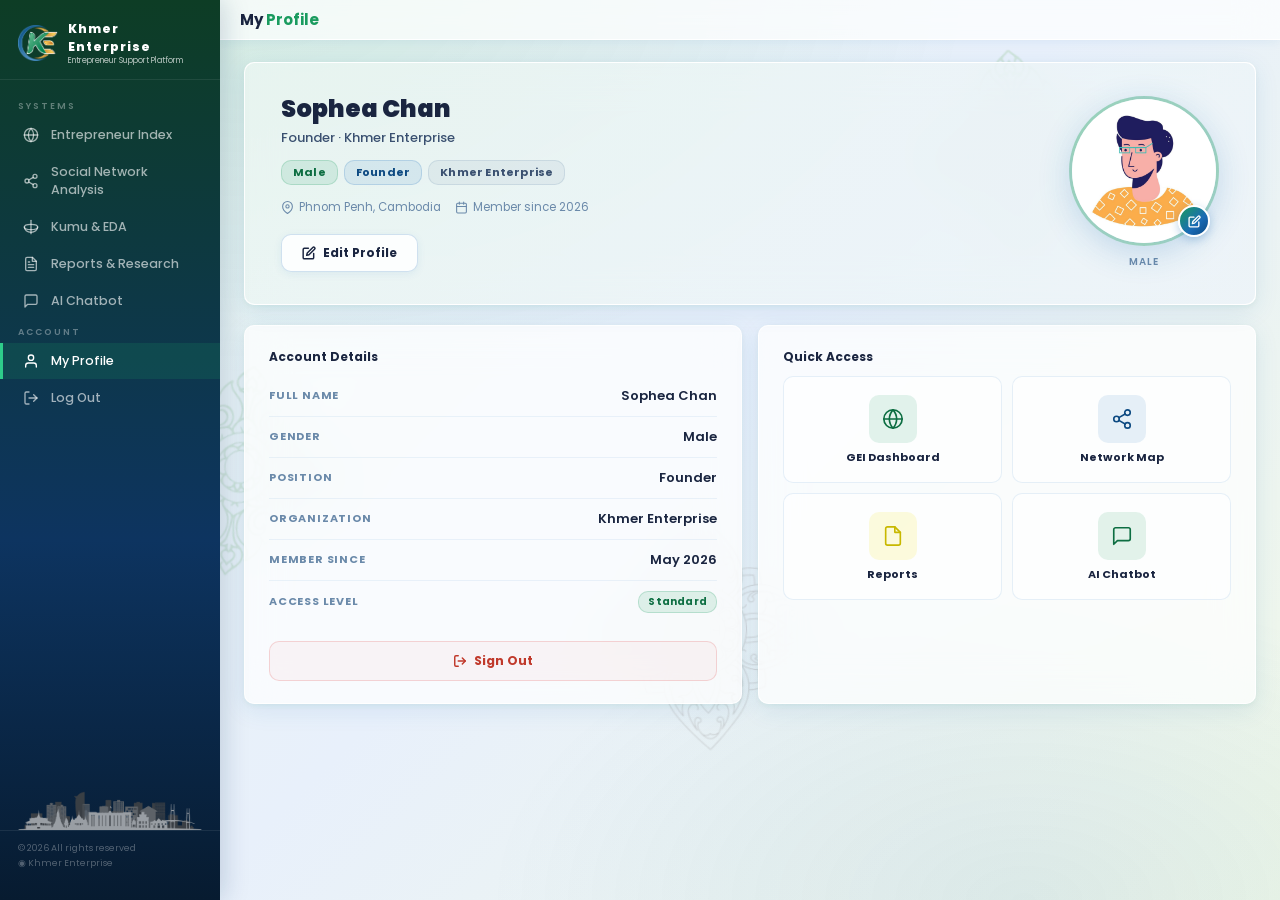
<file: user.html>
<!DOCTYPE html>
<html lang="en">
<head>
<meta charset="UTF-8">
<meta name="viewport" content="width=device-width, initial-scale=1.0, maximum-scale=1.0, user-scalable=no">
<title>KE · My Profile</title>
<link href="https://fonts.googleapis.com/css2?family=Poppins:wght@300;400;500;600;700;800;900&display=swap" rel="stylesheet">
<link rel="stylesheet" href="css/user.css">
<link rel="stylesheet" href="css/logout.css">
<link rel="icon" type="image/x-icon" href="images/favicon.ico">
</head>
<body>

<!-- LOADER -->
<div class="loader-overlay" id="loader">
  <div class="loader-spinner"></div>
  <div class="loader-text">Loading Profile…</div>
</div>

<!-- background artwork -->
<img src="images/artwork_2.png" alt="" class="bg-artwork bg-artwork-main">
<img src="images/artwork_1.png" alt="" class="bg-artwork bg-artwork-third">
<img src="images/artwork_2.png" alt="" class="bg-artwork bg-artwork-secondary">

<div id="app">
  <div class="sidebar-overlay" id="sidebarOverlay" onclick="toggleMobileSidebar()"></div>
  <div class="logout-overlay" id="logoutOverlay" onclick="LogoutModal.close()">
    <div class="logout-modal" onclick="event.stopPropagation()">
      <div class="logout-modal-icon">
        <svg xmlns="http://www.w3.org/2000/svg" width="28" height="28" viewBox="0 0 24 24" fill="none" stroke="currentColor" stroke-width="2" stroke-linecap="round" stroke-linejoin="round">
          <path d="M9 21H5a2 2 0 0 1-2-2V5a2 2 0 0 1 2-2h4"/>
          <polyline points="16 17 21 12 16 7"/>
          <line x1="21" y1="12" x2="9" y2="12"/>
        </svg>
      </div>
      <h3 class="logout-modal-title">Sign Out?</h3>
      <p class="logout-modal-text">Are you sure you want to sign out of the platform?</p>
      <div class="logout-modal-actions">
        <button class="logout-btn-cancel" onclick="LogoutModal.close()">Cancel</button>
        <button class="logout-btn-confirm" onclick="LogoutModal.confirm()">
          <svg xmlns="http://www.w3.org/2000/svg" width="14" height="14" viewBox="0 0 24 24" fill="none" stroke="currentColor" stroke-width="2.5" stroke-linecap="round" stroke-linejoin="round">
            <path d="M9 21H5a2 2 0 0 1-2-2V5a2 2 0 0 1 2-2h4"/>
            <polyline points="16 17 21 12 16 7"/>
            <line x1="21" y1="12" x2="9" y2="12"/>
          </svg>
          Sign Out
        </button>
      </div>
    </div>
  </div>

  <!-- SIDEBAR -->
  <aside class="sidebar" id="sidebar">
    <div class="sidebar-logo">
      <img src="images/logo_KE.png" alt="Khmer Enterprise Logo">
      <div class="sidebar-logo-text">
        <div class="ke">Khmer Enterprise</div>
        <div class="sub">Entrepreneur Support Platform</div>
      </div>
      <button class="sidebar-close-btn" onclick="toggleMobileSidebar()" aria-label="Close menu">
        <svg xmlns="http://www.w3.org/2000/svg" width="16" height="16" viewBox="0 0 24 24" fill="none" stroke="currentColor" stroke-width="2.5" stroke-linecap="round" stroke-linejoin="round"><line x1="18" y1="6" x2="6" y2="18"/><line x1="6" y1="6" x2="18" y2="18"/></svg>
      </button>
    </div>
    <nav class="sidebar-nav">
      <div class="nav-section">Systems</div>
      <div class="nav-item" onclick="window.location.href='GEI.html'">
        <span class="icon">
          <svg xmlns="http://www.w3.org/2000/svg" width="16" height="16" viewBox="0 0 24 24" fill="none" stroke="currentColor" stroke-width="2" stroke-linecap="round" stroke-linejoin="round"><circle cx="12" cy="12" r="10"/><line x1="2" y1="12" x2="22" y2="12"/><path d="M12 2a15.3 15.3 0 0 1 4 10 15.3 15.3 0 0 1-4 10 15.3 15.3 0 0 1-4-10 15.3 15.3 0 0 1 4-10z"/></svg>
        </span>
        Entrepreneur Index
      </div>
      <div class="nav-item" onclick="window.location.href='SNA.html'">
        <span class="icon">
          <svg xmlns="http://www.w3.org/2000/svg" width="16" height="16" viewBox="0 0 24 24" fill="none" stroke="currentColor" stroke-width="2" stroke-linecap="round" stroke-linejoin="round"><circle cx="18" cy="5" r="3"/><circle cx="6" cy="12" r="3"/><circle cx="18" cy="19" r="3"/><line x1="8.59" y1="13.51" x2="15.42" y2="17.49"/><line x1="15.41" y1="6.51" x2="8.59" y2="10.49"/></svg>
        </span>
        Social Network Analysis
      </div>
      <div class="nav-item" onclick="window.location.href='kumu_eda.html'">
        <span class="icon">
          <svg xmlns="http://www.w3.org/2000/svg" width="16" height="16" viewBox="0 0 24 24" fill="none" stroke="currentColor" stroke-width="2" stroke-linecap="round" stroke-linejoin="round"><ellipse cx="12" cy="12" rx="10" ry="4"/><path d="M2 12c0 4.418 4.477 8 10 8s10-3.582 10-8"/><line x1="12" y1="2" x2="12" y2="22"/></svg>
        </span>
        Kumu &amp; EDA
      </div>
      <div class="nav-item" onclick="window.location.href='report.html'">
        <span class="icon">
          <svg xmlns="http://www.w3.org/2000/svg" width="16" height="16" viewBox="0 0 24 24" fill="none" stroke="currentColor" stroke-width="2" stroke-linecap="round" stroke-linejoin="round"><path d="M14 2H6a2 2 0 0 0-2 2v16a2 2 0 0 0 2 2h12a2 2 0 0 0 2-2V8z"/><polyline points="14 2 14 8 20 8"/><line x1="16" y1="13" x2="8" y2="13"/><line x1="16" y1="17" x2="8" y2="17"/><polyline points="10 9 9 9 8 9"/></svg>
        </span>
        Reports &amp; Research
      </div>
      <div class="nav-item" onclick="window.location.href='chatbot.html'">
        <span class="icon">
          <svg xmlns="http://www.w3.org/2000/svg" width="16" height="16" viewBox="0 0 24 24" fill="none" stroke="currentColor" stroke-width="2" stroke-linecap="round" stroke-linejoin="round"><path d="M21 15a2 2 0 0 1-2 2H7l-4 4V5a2 2 0 0 1 2-2h14a2 2 0 0 1 2 2z"/></svg>
        </span>
        AI Chatbot
      </div>
      <div class="nav-section">Account</div>
      <div class="nav-item active">
        <span class="icon">
          <svg xmlns="http://www.w3.org/2000/svg" width="16" height="16" viewBox="0 0 24 24" fill="none" stroke="currentColor" stroke-width="2" stroke-linecap="round" stroke-linejoin="round"><path d="M20 21v-2a4 4 0 0 0-4-4H8a4 4 0 0 0-4 4v2"/><circle cx="12" cy="7" r="4"/></svg>
        </span>
        My Profile
      </div>
      <div class="nav-item" onclick="LogoutModal.show()">
        <span class="icon">
          <svg xmlns="http://www.w3.org/2000/svg" width="16" height="16" viewBox="0 0 24 24" fill="none" stroke="currentColor" stroke-width="2" stroke-linecap="round" stroke-linejoin="round"><path d="M9 21H5a2 2 0 0 1-2-2V5a2 2 0 0 1 2-2h4"/><polyline points="16 17 21 12 16 7"/><line x1="21" y1="12" x2="9" y2="12"/></svg>
        </span>
        Log Out
      </div>
    </nav>
    <div class="sidebar-artwork">
      <img src="images/artwork_3.png" alt="" class="sidebar-artwork-img">
    </div>
    <div class="sidebar-footer">
      <p>© 2026 All rights reserved <br>◉ Khmer Enterprise</p>
    </div>
  </aside>

  <!-- MAIN -->
  <main class="main">
    <!-- TOPBAR -->
    <div class="topbar">
      <button class="mobile-menu-btn" id="mobileMenuBtn" onclick="toggleMobileSidebar()" aria-label="Menu">
        <span></span><span></span><span></span>
      </button>
      <div class="topbar-title">My <span>Profile</span></div>
    </div>

    <!-- PROFILE PAGE -->
    <div class="page active" id="page-profile" style="padding:22px 24px;">

      <!-- PROFILE HERO -->
      <div class="profile-hero fade-in" id="profile-card" style="animation-delay:0.05s">

        <!-- Profile Info (LEFT on desktop) -->
        <div class="profile-info">
          <div class="profile-name" id="profileName">Sophea Chan</div>
          <div class="profile-role" id="profileRole">Founder · Khmer Enterprise</div>
          <div class="profile-tags">
            <span class="ptag ptag-green" id="profileGender">Male</span>
            <span class="ptag ptag-blue" id="profilePosition">Founder</span>
            <span class="ptag ptag-gray" id="profileOrg">Khmer Enterprise</span>
          </div>
          <div class="profile-meta">
            <span class="pmeta-item">
              <svg xmlns="http://www.w3.org/2000/svg" width="13" height="13" viewBox="0 0 24 24" fill="none" stroke="currentColor" stroke-width="2" stroke-linecap="round" stroke-linejoin="round"><path d="M21 10c0 7-9 13-9 13s-9-6-9-13a9 9 0 0 1 18 0z"/><circle cx="12" cy="10" r="3"/></svg>
              Phnom Penh, Cambodia
            </span>
            <span class="pmeta-item">
              <svg xmlns="http://www.w3.org/2000/svg" width="13" height="13" viewBox="0 0 24 24" fill="none" stroke="currentColor" stroke-width="2" stroke-linecap="round" stroke-linejoin="round"><rect x="3" y="4" width="18" height="18" rx="2" ry="2"/><line x1="16" y1="2" x2="16" y2="6"/><line x1="8" y1="2" x2="8" y2="6"/><line x1="3" y1="10" x2="21" y2="10"/></svg>
              Member since 2026
            </span>
          </div>
          <button class="edit-btn" onclick="openEditModal()">
            <svg xmlns="http://www.w3.org/2000/svg" width="14" height="14" viewBox="0 0 24 24" fill="none" stroke="currentColor" stroke-width="2.5" stroke-linecap="round" stroke-linejoin="round"><path d="M11 4H4a2 2 0 0 0-2 2v14a2 2 0 0 0 2 2h14a2 2 0 0 0 2-2v-7"/><path d="M18.5 2.5a2.121 2.121 0 0 1 3 3L12 15l-4 1 1-4 9.5-9.5z"/></svg>
            Edit Profile
          </button>
        </div>

        <!-- Avatar Section (RIGHT on desktop) -->
        <div class="avatar-section">
          <div class="avatar-wrap" id="avatarWrap">
            <img src="images/man_profile.jpg" alt="Profile Avatar" id="avatarImg">
            <!-- Edit icon button on avatar -->
            <button class="avatar-edit-btn" id="avatarEditBtn" onclick="toggleAvatarDropdown(event)" aria-label="Change avatar">
              <svg xmlns="http://www.w3.org/2000/svg" width="13" height="13" viewBox="0 0 24 24" fill="none" stroke="currentColor" stroke-width="2.5" stroke-linecap="round" stroke-linejoin="round"><path d="M11 4H4a2 2 0 0 0-2 2v14a2 2 0 0 0 2 2h14a2 2 0 0 0 2-2v-7"/><path d="M18.5 2.5a2.121 2.121 0 0 1 3 3L12 15l-4 1 1-4 9.5-9.5z"/></svg>
            </button>
          </div>
          <div class="avatar-label" id="avatarLabel">Male</div>

          <!-- Avatar Dropdown -->
          <div class="avatar-dropdown" id="avatarDropdown">
            <div class="av-dropdown-label">Choose Avatar</div>
            <button class="av-drop-btn active" data-av="male" onclick="setAvatar('male',this)">
              <span class="av-drop-icon">
                <svg xmlns="http://www.w3.org/2000/svg" width="14" height="14" viewBox="0 0 24 24" fill="none" stroke="currentColor" stroke-width="2.2" stroke-linecap="round" stroke-linejoin="round"><circle cx="12" cy="8" r="4"/><path d="M12 12v2m0 0v2m0-2h-3m3 0h3"/><path d="M8 20c0-2.21 1.79-4 4-4s4 1.79 4 4"/></svg>
              </span>
              Male
            </button>
            <button class="av-drop-btn" data-av="female" onclick="setAvatar('female',this)">
              <span class="av-drop-icon">
                <svg xmlns="http://www.w3.org/2000/svg" width="14" height="14" viewBox="0 0 24 24" fill="none" stroke="currentColor" stroke-width="2.2" stroke-linecap="round" stroke-linejoin="round"><circle cx="12" cy="8" r="4"/><path d="M12 12v8m-3-3h6"/></svg>
              </span>
              Female
            </button>
            <button class="av-drop-btn" data-av="dog" onclick="setAvatar('dog',this)">
              <span class="av-drop-icon" style="font-size:14px; line-height:1;">🐶</span>
              Dog
            </button>
            <button class="av-drop-btn" data-av="cat" onclick="setAvatar('cat',this)">
              <span class="av-drop-icon" style="font-size:14px; line-height:1;">🐱</span>
              Cat
            </button>
          </div>
        </div>

      </div><!-- .profile-hero -->

      <!-- CONTENT GRID -->
      <div class="user-grid">

        <!-- Account Details -->
        <div class="glass-card user-card fade-in" id="account-card" style="animation-delay:0.07s">
          <div class="card-title">
            <div class="card-title-dot yellow"></div>
            Account Details
          </div>
          <div class="detail-list">
            <div class="detail-row">
              <div class="detail-key">Full Name</div>
              <div class="detail-val" id="detailName">Sophea Chan</div>
            </div>
            <div class="detail-row">
              <div class="detail-key">Gender</div>
              <div class="detail-val" id="detailGender">Male</div>
            </div>
            <div class="detail-row">
              <div class="detail-key">Position</div>
              <div class="detail-val" id="detailPosition">Founder</div>
            </div>
            <div class="detail-row">
              <div class="detail-key">Organization</div>
              <div class="detail-val" id="detailOrg">Khmer Enterprise</div>
            </div>
            <div class="detail-row">
              <div class="detail-key">Member Since</div>
              <div class="detail-val">May 2026</div>
            </div>
            <div class="detail-row">
              <div class="detail-key">Access Level</div>
              <div class="detail-val"><span class="ptag ptag-green" style="font-size:10px;padding:2px 9px;">Standard</span></div>
            </div>
          </div>
          <button class="logout-btn" onclick="window.location.href='login.html'">
            <svg xmlns="http://www.w3.org/2000/svg" width="14" height="14" viewBox="0 0 24 24" fill="none" stroke="currentColor" stroke-width="2.5" stroke-linecap="round" stroke-linejoin="round"><path d="M9 21H5a2 2 0 0 1-2-2V5a2 2 0 0 1 2-2h4"/><polyline points="16 17 21 12 16 7"/><line x1="21" y1="12" x2="9" y2="12"/></svg>
            Sign Out
          </button>
        </div>

        <!-- Quick Access -->
        <div class="glass-card user-card fade-in" id="quick-access-card" style="animation-delay:0.12s">
          <div class="card-title">
            <div class="card-title-dot green"></div>
            Quick Access
          </div>
          <div class="quick-grid">
            <a class="quick-item" href="GEI.html">
              <div class="quick-icon qi-green">
                <svg xmlns="http://www.w3.org/2000/svg" width="22" height="22" viewBox="0 0 24 24" fill="none" stroke="currentColor" stroke-width="1.8" stroke-linecap="round" stroke-linejoin="round"><circle cx="12" cy="12" r="10"/><line x1="2" y1="12" x2="22" y2="12"/><path d="M12 2a15.3 15.3 0 0 1 4 10 15.3 15.3 0 0 1-4 10 15.3 15.3 0 0 1-4-10 15.3 15.3 0 0 1 4-10z"/></svg>
              </div>
              <div class="quick-label">GEI Dashboard</div>
            </a>
            <a class="quick-item" href="SNA.html">
              <div class="quick-icon qi-blue">
                <svg xmlns="http://www.w3.org/2000/svg" width="22" height="22" viewBox="0 0 24 24" fill="none" stroke="currentColor" stroke-width="1.8" stroke-linecap="round" stroke-linejoin="round"><circle cx="18" cy="5" r="3"/><circle cx="6" cy="12" r="3"/><circle cx="18" cy="19" r="3"/><line x1="8.59" y1="13.51" x2="15.42" y2="17.49"/><line x1="15.41" y1="6.51" x2="8.59" y2="10.49"/></svg>
              </div>
              <div class="quick-label">Network Map</div>
            </a>
            <a class="quick-item" href="report.html">
              <div class="quick-icon qi-yellow">
                <svg xmlns="http://www.w3.org/2000/svg" width="22" height="22" viewBox="0 0 24 24" fill="none" stroke="currentColor" stroke-width="1.8" stroke-linecap="round" stroke-linejoin="round"><path d="M14 2H6a2 2 0 0 0-2 2v16a2 2 0 0 0 2 2h12a2 2 0 0 0 2-2V8z"/><polyline points="14 2 14 8 20 8"/></svg>
              </div>
              <div class="quick-label">Reports</div>
            </a>
            <a class="quick-item" href="chatbot.html">
              <div class="quick-icon qi-green">
                <svg xmlns="http://www.w3.org/2000/svg" width="22" height="22" viewBox="0 0 24 24" fill="none" stroke="currentColor" stroke-width="1.8" stroke-linecap="round" stroke-linejoin="round"><path d="M21 15a2 2 0 0 1-2 2H7l-4 4V5a2 2 0 0 1 2-2h14a2 2 0 0 1 2 2z"/></svg>
              </div>
              <div class="quick-label">AI Chatbot</div>
            </a>
          </div>
        </div>

      </div><!-- .user-grid -->
    </div><!-- #page-profile -->
  </main>
</div><!-- #app -->

<!-- MOBILE BOTTOM NAV -->
<nav class="mobile-bottom-nav">
  <button class="mob-nav-item active" onclick="scrollToSection('profile-card', this)" aria-label="Profile">
    <span class="mob-nav-icon">
      <svg xmlns="http://www.w3.org/2000/svg" width="20" height="20" viewBox="0 0 24 24" stroke-width="2" stroke-linecap="round" stroke-linejoin="round"><path d="M20 21v-2a4 4 0 0 0-4-4H8a4 4 0 0 0-4 4v2"/><circle cx="12" cy="7" r="4"/></svg>
    </span>
    <span class="mob-nav-label">Profile</span>
  </button>
  <button class="mob-nav-item" onclick="scrollToSection('quick-access-card', this)" aria-label="Quick Access">
    <span class="mob-nav-icon">
      <svg xmlns="http://www.w3.org/2000/svg" width="20" height="20" viewBox="0 0 24 24" stroke-width="2" stroke-linecap="round" stroke-linejoin="round"><circle cx="12" cy="12" r="10"/><polyline points="12 6 12 12 16 14"/></svg>
    </span>
    <span class="mob-nav-label">Quick</span>
  </button>
</nav>

<!-- Edit Profile Modal -->
<div class="modal-overlay" id="editModal" onclick="closeEditModalOutside(event)">
  <div class="modal-box">
    <div class="modal-header">
      <div class="modal-title">Edit Profile</div>
      <button class="modal-close" onclick="closeEditModal()">
        <svg xmlns="http://www.w3.org/2000/svg" width="16" height="16" viewBox="0 0 24 24" fill="none" stroke="currentColor" stroke-width="2.5"><line x1="18" y1="6" x2="6" y2="18"/><line x1="6" y1="6" x2="18" y2="18"/></svg>
      </button>
    </div>
    <div class="modal-body">
      <!-- Profile Info Section -->
      <div class="modal-section-label">Profile Information</div>
      <div class="mfield">
        <label class="mfield-label">Full Name</label>
        <input type="text" class="mfield-input" id="edit-name" placeholder="Your full name">
      </div>
      <div class="mfield-row">
        <div class="mfield">
          <label class="mfield-label">Gender</label>
          <select class="mfield-input" id="edit-gender">
            <option>Male</option>
            <option>Female</option>
            <option>Prefer not to say</option>
          </select>
        </div>
        <div class="mfield">
          <label class="mfield-label">Position</label>
          <input type="text" class="mfield-input" id="edit-position" placeholder="e.g. Founder">
        </div>
      </div>
      <div class="mfield">
        <label class="mfield-label">Organization</label>
        <input type="text" class="mfield-input" id="edit-org" placeholder="Your organization">
      </div>

      <!-- Change Password Section -->
      <div class="modal-section-label" style="margin-top:6px;">Change Password <span style="font-size:9px;font-weight:500;color:var(--text-light);text-transform:none;letter-spacing:0;">(leave blank to keep current)</span></div>
      <div class="mfield">
        <label class="mfield-label">Current Password</label>
        <input type="password" class="mfield-input" id="edit-current-pw" placeholder="Enter current password" autocomplete="current-password">
      </div>
      <div class="mfield-row">
        <div class="mfield">
          <label class="mfield-label">New Password</label>
          <input type="password" class="mfield-input" id="edit-new-pw" placeholder="New password" autocomplete="new-password">
        </div>
        <div class="mfield">
          <label class="mfield-label">Confirm Password</label>
          <input type="password" class="mfield-input" id="edit-confirm-pw" placeholder="Confirm new password" autocomplete="new-password">
        </div>
      </div>
    </div>
    <div class="modal-footer">
      <button class="modal-cancel" onclick="closeEditModal()">Cancel</button>
      <button class="modal-save" onclick="saveProfile()">Save Changes</button>
    </div>
  </div>
</div>

<!-- Toast -->
<div class="toast" id="toast">
  <div class="toast-icon-wrap">
    <svg xmlns="http://www.w3.org/2000/svg" width="14" height="14" viewBox="0 0 24 24" fill="none" stroke="currentColor" stroke-width="2.5"><polyline points="20 6 9 17 4 12"/></svg>
  </div>
  <span id="toast-msg">Saved!</span>
</div>

<script src="js/user.js"></script>
<script src="js/logout.js"></script>
</body>
</html>
</file>
<file: css/index.css>
/* ════════════════════════════════
   KE · About — Index.css
   Professional, clean, responsive
════════════════════════════════ */
:root {
  --green:       #1a9b5f;
  --green-light: #2ecc8a;
  --green-dark:  #0d6e42;
  --blue:        #1a6bb5;
  --blue-dark:   #0d4a82;
  --teal:        #0e8a8a;
  --purple:      #6a3bb5;
  --bg:          #f0f4f8;
  --glass:       rgba(255,255,255,0.84);
  --glass-b:     rgba(255,255,255,0.96);
  --text-dark:   #1a2540;
  --text-mid:    #3a5070;
  --text-light:  #6b8aaa;
  --grad-main:   linear-gradient(135deg,#1a9b5f 0%,#1a6bb5 60%,#0d4a82 100%);
  --grad-deep:   linear-gradient(160deg,#0d3d25 0%,#0d3460 45%,#071b30 100%);
  --nav-h:       68px;
}
* { margin:0; padding:0; box-sizing:border-box; }
html { height:100%; scroll-behavior:smooth; overflow-x:hidden; }
body { font-family:'Poppins',sans-serif; min-height:100vh; background:var(--bg); overflow-x:hidden; color:var(--text-dark); }

/* ── Background ── */
.bg-layer { position:fixed; inset:0; z-index:0; overflow:hidden; pointer-events:none; width:100%; }
.bg-orb { position:absolute; border-radius:50%; pointer-events:none; filter:blur(90px); max-width:100vw; }
.bg-orb-1 {
  width:700px; height:700px; top:-250px; left:-200px;
  background:radial-gradient(circle,rgba(26,155,95,0.14) 0%,rgba(26,107,181,0.08) 60%,transparent 80%);
  animation:orbFloat1 14s ease-in-out infinite;
}
.bg-orb-2 {
  width:550px; height:550px; bottom:-200px; right:-150px;
  background:radial-gradient(circle,rgba(26,107,181,0.12) 0%,rgba(26,155,95,0.06) 60%,transparent 80%);
  animation:orbFloat2 18s ease-in-out infinite;
}
.bg-orb-3 {
  width:320px; height:320px; top:50%; left:50%; margin-left:-160px; margin-top:-160px;
  background:radial-gradient(circle,rgba(200,184,0,0.04) 0%,transparent 70%);
  animation:orbFloat3 22s ease-in-out infinite;
}
.bg-grid {
  display: none;
}



/* ── Background Artwork ── */
.bg-artwork {
  position: absolute;
  pointer-events: none;
  opacity: 0.5;
  z-index: 0;
  filter: blur(0px);
  transition: opacity 0.3s;
}

.bg-artwork-main {
  top: 15%;
  right: 5%;
  width: clamp(400px, 25vw, 400px);
  height: auto;
  transform: rotate(-5deg);
  opacity: 1;
  animation: artworkFloat1 10s ease-in-out infinite;
}

.bg-artwork-secondary {
  top: 40%;
  left: 3%;
  width: clamp(400px, 20vw, 400px);
  height: auto;
  transform: rotate(8deg);
  opacity: 1;
  animation: artworkFloat2 10s ease-in-out infinite;
}

.bg-artwork-third {
  top: 60%;
  left: 55%;
  width: clamp(150px, 25vw, 250px);
  height: auto;
  transform: translate(-50%, -50%) rotate(-3deg);
  opacity: 1;
  animation: artworkFloat1 10s ease-in-out infinite;
}

/* Subtle floating animations for background artwork */
@keyframes artworkFloat1 {
  0%, 100% { transform: rotate(-5deg) translate(0, 0); }
  50% { transform: rotate(-3deg) translate(15px, -20px); }
}

@keyframes artworkFloat2 {
  0%, 100% { transform: rotate(8deg) translate(0, 0); }
  50% { transform: rotate(6deg) translate(-20px, 15px); }
}

@keyframes artworkFloat3 {
  0%, 100% { transform: translate(-50%, -50%) rotate(-3deg); }
  50% { transform: translate(-50%, -50%) rotate(-1deg) scale(1.05); }
}

/* Reduce opacity on mobile for better performance and visibility */
@media (max-width: 768px) {
  .bg-artwork-main {
    width: clamp(200px, 25vw, 200px);
    opacity: 1;
    top: 15%;
    right: 1%;
  }
  
  .bg-artwork-secondary {
    width: clamp(200px, 25vw, 200px);
    opacity: 1;
    top: 45%;
    left: 1%;
  }
  
  .bg-artwork-third {
    width: clamp(130px, 28vw, 150px);
    top: 75%;
    opacity: 1;
    right:1%;
  }
}


@keyframes orbFloat1 { 0%,100%{transform:translate(0,0)} 50%{transform:translate(28px,-22px)} }
@keyframes orbFloat2 { 0%,100%{transform:translate(0,0)} 50%{transform:translate(-22px,28px)} }
@keyframes orbFloat3 { 0%,100%{transform:translate(0,0)} 50%{transform:translate(18px,-28px)} }

/* ════ NAV ════ */
.nav {
  position:fixed; top:0; left:0; right:0; z-index:100;
  height:var(--nav-h); background:var(--glass);
  backdrop-filter:blur(24px) saturate(180%);
  border-bottom:1px solid rgba(26,107,181,0.10);
  box-shadow:0 2px 16px rgba(26,107,181,0.07);
  transition:box-shadow 0.3s;
}
.nav.scrolled { box-shadow:0 6px 32px rgba(26,107,181,0.15); }
.nav-inner {
  max-width:1240px; margin:0 auto; padding:0 32px;
  height:100%; display:flex; align-items:center; justify-content:space-between; gap:20px;
}
.nav-logo { display:flex; align-items:center; gap:12px; text-decoration:none; flex-shrink:0; }
.nav-logo-img { width:38px; height:38px; object-fit:contain; }
.nav-brand { font-size:15px; font-weight:800; color:var(--text-dark); line-height:1.2; }
.nav-sub   { font-size:12px; color:var(--text-light); margin-top:1px; }
.nav-links { display:flex; align-items:center; gap:2px; }
.nav-link {
  display:flex; align-items:center; gap:6px; padding:7px 12px;
  border-radius:9px; font-size:12px; font-weight:600;
  color:var(--text-mid); text-decoration:none; transition:all 0.2s; white-space:nowrap;
}
.nav-link svg { opacity:0.65; transition:opacity 0.2s; }
.nav-link:hover { background:rgba(26,107,181,0.07); color:var(--text-dark); }
.nav-link:hover svg { opacity:1; }
.nav-link.active { background:rgba(26,155,95,0.10); color:var(--green-dark); }
.nav-link.active svg { opacity:1; stroke:var(--green); }
.nav-cta {
  display:flex; align-items:center; gap:7px;
  padding:8px 20px; border-radius:10px;
  background:var(--grad-main); color:#fff;
  font-size:12px; font-weight:700; text-decoration:none;
  box-shadow:0 4px 14px rgba(26,107,181,0.28); transition:all 0.22s;
  margin-left:10px; white-space:nowrap;
}
.nav-cta:hover { transform:translateY(-1px); box-shadow:0 6px 20px rgba(26,107,181,0.38); }
.hamburger {
  display:none; flex-direction:column; gap:5px;
  background:none; border:none; cursor:pointer; padding:8px; margin-left:4px;
}
.hamburger span { display:block; width:22px; height:2px; background:var(--text-dark); border-radius:2px; transition:all 0.28s; }

/* ════ HERO ════ */
.hero {
  position:relative; z-index:1;
  padding-top:calc(var(--nav-h) + 56px); padding-bottom:72px;
  display:flex; align-items:center; justify-content:space-between;
  gap:48px; max-width:1240px; margin:0 auto;
  padding-left:32px; padding-right:32px;
}
.hero-inner { flex:1; max-width:540px; }
.hero-badge {
  display: inline-flex;
  align-items: center;
  gap: 10px;
  background: transparent;
  border: none;
  border-left: 3px solid var(--green);
  padding: 4px 0 4px 14px;
  font-size: 13px;
  font-weight: 600;
  color: var(--text-mid);
  margin-bottom: 24px;
  letter-spacing: 0.3px;
}
.badge-dot {
  display: none;
}
@keyframes pulse { 0%,100%{opacity:1;transform:scale(1)} 50%{opacity:0.5;transform:scale(0.8)} }
.hero-title {
  font-size:clamp(34px,4.5vw,54px); font-weight:900;
  color:var(--text-dark); line-height:1.13; margin-bottom:18px;
  padding-bottom:0.3em;
}
.gradient-text {
  background:var(--grad-main);
  -webkit-background-clip:text; -webkit-text-fill-color:transparent; background-clip:text;
  padding-bottom:0.5em;
}
.hero-desc { font-size:14px; color:var(--text-mid); line-height:1.8; margin-bottom:32px; max-width:480px; }
.hero-actions { display:flex; gap:12px; flex-wrap:wrap; margin-bottom:40px; }
.btn-primary {
  display:inline-flex; align-items:center; gap:8px;
  padding:13px 26px; border-radius:12px; border:none;
  background:var(--grad-main); color:#fff;
  font-family:'Poppins',sans-serif; font-size:13px; font-weight:700;
  text-decoration:none; cursor:pointer; white-space:nowrap;
  box-shadow:0 6px 22px rgba(26,107,181,0.30); transition:all 0.22s;
}
.btn-primary:hover { transform:translateY(-2px); box-shadow:0 10px 30px rgba(26,107,181,0.40); }
.btn-ghost {
  display:inline-flex; align-items:center; gap:8px;
  padding:12px 22px; border-radius:12px;
  border:1.5px solid rgba(26,107,181,0.20); background:var(--glass);
  color:var(--text-mid); font-family:'Poppins',sans-serif;
  font-size:13px; font-weight:600; text-decoration:none; white-space:nowrap;
  backdrop-filter:blur(12px); transition:all 0.22s;
}
.btn-ghost:hover { border-color:rgba(26,107,181,0.38); color:var(--text-dark); transform:translateY(-1px); }
.hero-stats {
  display:flex; align-items:center; justify-content:space-between;
  gap:0; flex-wrap:nowrap;
  padding:20px 28px; border-radius:16px;
  background:var(--glass); backdrop-filter:blur(20px);
  border:1px solid rgba(255,255,255,0.9);
  box-shadow:0 4px 20px rgba(26,107,181,0.09);
  width:100%;
}
.hero-stat { text-align:center; flex:1; min-width:0; }
.hero-stat-val {
  font-size:24px; font-weight:900;
  background:var(--grad-main);
  -webkit-background-clip:text; -webkit-text-fill-color:transparent; background-clip:text;
  white-space:nowrap;
}
.hero-stat-label {
  font-size:8.5px; color:var(--text-light);
  text-transform:uppercase; letter-spacing:0.7px; margin-top:3px;
  white-space:nowrap; overflow:hidden; text-overflow:ellipsis;
  font-weight:600;
}
.hero-stat-sep { width:1px; height:36px; background:rgba(26,107,181,0.12); flex-shrink:0; margin:0 8px; }

/* ══ Hero Visual — improved photo grid ══ */
.hero-visual {
  flex-shrink:0;
  width:clamp(min(320px, 100%), 42%, 500px);
  padding-top:20px;
}

/* 3-photo asymmetric layout */
.photo-grid {
  display:grid;
  grid-template-columns:1fr 1fr;
  grid-template-rows:auto auto;
  gap:12px;
  width:100%;
}

.photo-card {
  border-radius:16px; overflow:hidden; position:relative;
  box-shadow:0 8px 28px rgba(26,107,181,0.15);
  transition:transform 0.3s; cursor:pointer;
  background:#e2e8f0; /* placeholder bg while loading */
}
.photo-card:hover { transform:translateY(-4px); }

/* Main image: spans both rows on the left */
.photo-main {
  grid-column:1 / 2;
  grid-row:1 / 3;
  min-height:280px;
}
/* Top-right */
.photo-top-right {
  grid-column:2 / 3;
  grid-row:1 / 2;
  min-height:133px;
}
/* Bottom-right */
.photo-bottom-right {
  grid-column:2 / 3;
  grid-row:2 / 3;
  min-height:133px;
}

.photo-card img {
  width:100%;
  height:100%;
  object-fit:cover;
  display:block;
  /* fill the card completely */
  position:absolute;
  top:0; left:0;
}

/* Maintain aspect by using padding-bottom trick via min-height above */
.photo-card::before {
  content:'';
  display:block;
}

.photo-label {
  position:absolute; bottom:10px; left:10px;
  display:flex; align-items:center; gap:6px;
  background:rgba(10,20,40,0.75); backdrop-filter:blur(8px);
  border-radius:8px; padding:5px 10px;
  font-size:10px; font-weight:600; color:#fff;
  z-index:1;
}
.photo-label svg { stroke:#fff; opacity:0.85; flex-shrink:0; }

/* ════ SECTIONS ════ */
.section { position:relative; z-index:1; padding:88px 0; }
.section-alt { background:rgba(255,255,255,0.55); backdrop-filter:blur(8px); }
.section-inner { max-width:1240px; margin:0 auto; padding:0 32px; }
.section-header { text-align:center; max-width:640px; margin:0 auto 56px; }
.section-badge {
  display:inline-flex; align-items:center; gap:8px;
  background:rgba(26,155,95,0.09); border:1px solid rgba(26,155,95,0.22);
  border-radius:999px; padding:5px 16px;
  font-size:12px; font-weight:700; color:var(--green-dark);
  text-transform:uppercase; letter-spacing:0.8px; margin-bottom:16px;
}
.section-title { font-size:clamp(26px,3.5vw,38px); font-weight:900; color:var(--text-dark); line-height:1.2; margin-bottom:14px; }
.section-desc { font-size:13.5px; color:var(--text-mid); line-height:1.75; }

/* Mission Grid */
.mission-grid { display:grid; grid-template-columns:repeat(4,1fr); gap:20px; }
.mission-card {
  background:var(--glass); backdrop-filter:blur(20px);
  border:1px solid rgba(255,255,255,0.9);
  border-radius:18px; padding:28px 24px;
  box-shadow:0 4px 20px rgba(26,107,181,0.08);
  transition:transform 0.28s, box-shadow 0.28s;
}
.mission-card:hover { transform:translateY(-6px); box-shadow:0 12px 36px rgba(26,107,181,0.14); }
.mission-icon {
  width:48px; height:48px; border-radius:14px;
  display:flex; align-items:center; justify-content:center; margin-bottom:18px;
}
.mission-icon-green  { background:rgba(26,155,95,0.12); border:1px solid rgba(26,155,95,0.22); }
.mission-icon-green svg { stroke:var(--green-dark); }
.mission-icon-blue   { background:rgba(26,107,181,0.12); border:1px solid rgba(26,107,181,0.22); }
.mission-icon-blue svg { stroke:var(--blue-dark); }
.mission-icon-teal   { background:rgba(14,138,138,0.12); border:1px solid rgba(14,138,138,0.22); }
.mission-icon-teal svg { stroke:var(--teal); }
.mission-icon-purple { background:rgba(106,59,181,0.10); border:1px solid rgba(106,59,181,0.20); }
.mission-icon-purple svg { stroke:var(--purple); }
.mission-card h3 { font-size:14px; font-weight:800; color:var(--text-dark); margin-bottom:10px; }
.mission-card p  { font-size:12px; color:var(--text-mid); line-height:1.65; }

/* Feature Rows */
.feature-row { display:flex; align-items:center; gap:60px; margin-bottom:72px; }
.feature-row-reverse { flex-direction:row-reverse; }
.feature-content { flex:1; max-width:500px; }
.feature-tag {
  display:inline-flex; align-items:center; gap:7px;
  padding:5px 14px; border-radius:999px;
  background:rgba(26,155,95,0.09); border:1px solid rgba(26,155,95,0.22);
  font-size:12px; font-weight:700; color:var(--green-dark);
  margin-bottom:18px; text-transform:uppercase; letter-spacing:0.6px;
}
.feature-tag svg { stroke:var(--green-dark); }
.feature-tag-blue { background:rgba(26,107,181,0.09); border-color:rgba(26,107,181,0.22); color:var(--blue-dark); }
.feature-tag-blue svg { stroke:var(--blue-dark); }
.feature-tag-teal { background:rgba(14,138,138,0.09); border-color:rgba(14,138,138,0.22); color:var(--teal); }
.feature-tag-teal svg { stroke:var(--teal); }
.feature-tag-purple { background:rgba(106,59,181,0.09); border-color:rgba(106,59,181,0.20); color:var(--purple); }
.feature-tag-purple svg { stroke:var(--purple); }
.feature-title { font-size:clamp(20px,2.5vw,28px); font-weight:900; color:var(--text-dark); line-height:1.25; margin-bottom:16px; }
.feature-desc  { font-size:13px; color:var(--text-mid); line-height:1.75; margin-bottom:22px; }
.feature-list  { list-style:none; display:flex; flex-direction:column; gap:10px; margin-bottom:28px; }
.feature-list li { display:flex; align-items:center; gap:10px; font-size:12.5px; color:var(--text-mid); font-weight:500; }
.check-dot {
  width:8px; height:8px; border-radius:50%;
  background:var(--green); flex-shrink:0;
  box-shadow:0 0 0 3px rgba(26,155,95,0.18);
}
.check-dot-blue { background:var(--blue); box-shadow:0 0 0 3px rgba(26,107,181,0.18); }
.feature-link {
  display:inline-flex; align-items:center; gap:8px;
  font-size:13px; font-weight:700; color:var(--green-dark);
  text-decoration:none; transition:gap 0.2s;
}
.feature-link:hover { gap:12px; }
.feature-link-blue   { color:var(--blue-dark); }
.feature-link-teal   { color:var(--teal); }
.feature-link-purple { color:var(--purple); }

/* Feature media */
.feature-media { flex:1; display:flex; flex-direction:column; gap:12px; max-width:500px; }
.media-card {
  border-radius:18px; overflow:hidden; position:relative;
  box-shadow:0 10px 36px rgba(26,107,181,0.14);
  transition:transform 0.3s;
}
.media-card:hover { transform:translateY(-4px); }
.media-card img { width:100%; height:220px; object-fit:cover; display:block; }
.media-card-sm img { height:140px; }
.media-card-full img { height:280px; }

/* ── Media overlay: always visible on mobile, hover-reveal on desktop ── */
.media-overlay {
  position:absolute; inset:0;
  background:linear-gradient(to top,rgba(13,52,96,0.65) 0%,rgba(13,52,96,0.10) 55%,transparent 100%);
  display:flex; align-items:flex-end; padding:14px 16px;
  pointer-events:none;
}
.media-badge {
  display:inline-flex; align-items:center;
  background:rgba(255,255,255,0.18); backdrop-filter:blur(10px);
  border:1px solid rgba(255,255,255,0.32); border-radius:8px;
  padding:6px 14px; font-size:11.5px; font-weight:700; color:#fff;
  white-space:nowrap; letter-spacing:0.2px;
  /* always visible — no opacity trick that breaks on mobile */
}
.media-badge-blue { background:rgba(26,107,181,0.35); border-color:rgba(26,107,181,0.45); }

/* Dual Feature */
.dual-feature-row { display:grid; grid-template-columns:1fr 1fr; gap:24px; }
.dual-card {
  background:var(--glass); backdrop-filter:blur(20px);
  border:1px solid rgba(255,255,255,0.9); border-radius:20px;
  padding:28px 28px 24px; box-shadow:0 4px 20px rgba(26,107,181,0.09);
  transition:transform 0.28s, box-shadow 0.28s;
}
.dual-card:hover { transform:translateY(-4px); box-shadow:0 12px 36px rgba(26,107,181,0.14); }
.dual-card h3 { font-size:16px; font-weight:800; color:var(--text-dark); margin:14px 0 10px; }
.dual-card p  { font-size:12.5px; color:var(--text-mid); line-height:1.7; margin-bottom:18px; }
.dual-img { width:100%; height:160px; object-fit:cover; border-radius:12px; margin-bottom:20px; }

/* Chatbot preview */
.chatbot-preview {
  display:flex; flex-direction:column; gap:10px;
  background:rgba(240,244,248,0.9); border-radius:12px;
  padding:16px; margin-bottom:20px;
}
.chat-bubble { display:flex; align-items:flex-start; gap:8px; }
.chat-user   { flex-direction:row-reverse; }
.chat-avatar {
  width:26px; height:26px; border-radius:8px; flex-shrink:0;
  background:var(--grad-main); display:flex; align-items:center; justify-content:center;
}
.chat-avatar svg { stroke:#fff; }
.chat-text {
  max-width:78%; padding:9px 13px; border-radius:12px;
  font-size:11.5px; line-height:1.55; font-weight:500;
}
.chat-bot .chat-text  { background:#fff; color:var(--text-dark); border:1px solid rgba(26,107,181,0.10); border-radius:4px 12px 12px 12px; }
.chat-user .chat-text { background:var(--grad-main); color:#fff; border-radius:12px 4px 12px 12px; }

/* ════ GALLERY ════ */
.gallery-grid {
  display:grid;
  grid-template-columns:repeat(3,1fr);
  gap:16px;
}
.gallery-item {
  border-radius:16px; overflow:hidden; position:relative;
  box-shadow:0 6px 22px rgba(26,107,181,0.12);
  cursor:pointer; transition:transform 0.3s;
}
.gallery-item:hover { transform:scale(1.02); }
.gallery-item img { width:100%; height:220px; object-fit:cover; display:block; transition:transform 0.4s; }
.gallery-item:hover img { transform:scale(1.06); }
.gallery-item-large {
  grid-column:1 / 3;
}
.gallery-item-large img { height:280px; }
.gallery-caption {
  position:absolute; bottom:0; left:0; right:0;
  padding:12px 14px 14px;
  background:linear-gradient(to top,rgba(13,52,96,0.75) 0%,transparent 100%);
}
.gallery-title { font-size:12px; font-weight:700; color:#fff; }
.gallery-sub   { font-size:10px; color:rgba(255,255,255,0.68); margin-top:2px; }

/* ════ TIMELINE ════ */
.timeline { position:relative; padding:20px 0; max-width:800px; margin:0 auto; }
.timeline-line {
  position:absolute; left:50%; top:0; bottom:0; width:2px;
  background:linear-gradient(to bottom,transparent,rgba(26,107,181,0.20),transparent);
  transform:translateX(-50%);
}
.timeline-item {
  display:flex; align-items:flex-start; gap:24px;
  margin-bottom:40px; position:relative;
  justify-content:flex-end; padding-right:calc(50% + 28px);
}
.timeline-item-right {
  justify-content:flex-start; flex-direction:row-reverse;
  padding-right:0; padding-left:calc(50% + 28px);
}
.timeline-dot {
  position:absolute; left:50%; top:20px; transform:translateX(-50%);
  width:14px; height:14px; border-radius:50%;
  border:3px solid var(--bg); box-shadow:0 0 0 2px rgba(26,107,181,0.3);
}
.tl-green { background:var(--green); box-shadow:0 0 0 3px rgba(26,155,95,0.25); }
.tl-blue  { background:var(--blue); box-shadow:0 0 0 3px rgba(26,107,181,0.25); }
.timeline-card {
  background:var(--glass); backdrop-filter:blur(16px);
  border:1px solid rgba(255,255,255,0.9); border-radius:16px;
  padding:22px 24px; box-shadow:0 4px 18px rgba(26,107,181,0.09);
  max-width:340px;
}
.tl-year { font-size:11px; font-weight:800; color:var(--green-dark); text-transform:uppercase; letter-spacing:1px; margin-bottom:6px; }
.timeline-card h4 { font-size:14.5px; font-weight:800; color:var(--text-dark); margin-bottom:8px; }
.timeline-card p  { font-size:12px; color:var(--text-mid); line-height:1.65; }

/* ════ CTA ════ */
.cta-section { padding:88px 32px; }
.cta-inner {
  max-width:1240px; margin:0 auto;
  background:var(--grad-deep); border-radius:28px;
  padding:72px 48px; text-align:center; position:relative; overflow:hidden;
}
.cta-bg-orb { position:absolute; border-radius:50%; pointer-events:none; filter:blur(80px); }
.cta-orb-1 {
  width:400px; height:400px; top:-150px; left:-100px;
  background:radial-gradient(circle,rgba(26,155,95,0.22) 0%,transparent 70%);
}
.cta-orb-2 {
  width:350px; height:350px; bottom:-120px; right:-80px;
  background:radial-gradient(circle,rgba(26,107,181,0.20) 0%,transparent 70%);
}
.cta-content { position:relative; z-index:1; }
.cta-badge { color:rgba(255,255,255,0.85); border-color:rgba(255,255,255,0.25); background:rgba(255,255,255,0.10); }
.cta-title { font-size:clamp(28px,4vw,44px); font-weight:900; color:#fff; line-height:1.2; margin-bottom:16px; }
.cta-desc { font-size:14px; color:rgba(255,255,255,0.65); line-height:1.75; max-width:560px; margin:0 auto 36px; }
.cta-actions { display:flex; gap:14px; justify-content:center; flex-wrap:wrap; margin-bottom:20px; }
.btn-large { padding:16px 32px; font-size:14.5px; border-radius:14px; }
.btn-outline-white {
  display:inline-flex; align-items:center; gap:8px;
  padding:15px 28px; border-radius:13px;
  border:1.5px solid rgba(255,255,255,0.30); background:rgba(255,255,255,0.07);
  color:#fff; font-family:'Poppins',sans-serif; font-size:14px; font-weight:700;
  text-decoration:none; backdrop-filter:blur(8px); transition:all 0.22s;
}
.btn-outline-white:hover { background:rgba(255,255,255,0.15); border-color:rgba(255,255,255,0.55); }
.cta-note { font-size:11px; color:rgba(255,255,255,0.40); }

/* ════ FOOTER ════ */
.footer {
  position:relative; z-index:1;
  background:var(--grad-deep);
  border-top:1px solid rgba(255,255,255,0.07);
  padding:60px 32px 0;
}
.footer-inner {
  max-width:1240px; margin:0 auto;
  display:grid;
  grid-template-columns:1.4fr 1fr 1.2fr;
  gap:48px;
  padding-bottom:52px;
}
.footer-col-brand { }
.footer-brand { display:flex; align-items:center; gap:12px; margin-bottom:16px; }
.footer-logo { width:36px; height:36px; object-fit:contain; filter:brightness(0) invert(1); opacity:0.88; }
.footer-name    { font-size:13px; font-weight:800; color:#fff; }
.footer-tagline { font-size:10px; color:rgba(255,255,255,0.42); margin-top:1px; }
.footer-about   { font-size:12px; color:rgba(255,255,255,0.48); line-height:1.7; margin-bottom:20px; max-width:300px; }

/* Social buttons */
.footer-social { display:flex; gap:10px; }
.footer-social-btn {
  width:34px; height:34px; border-radius:10px;
  background:rgba(255,255,255,0.10); border:1px solid rgba(255,255,255,0.15);
  display:flex; align-items:center; justify-content:center;
  color:#fff; text-decoration:none; transition:all 0.2s;
}
.footer-social-btn:hover { background:rgba(255,255,255,0.20); transform:translateY(-2px); }
.footer-social-btn svg { stroke:#fff; }

/* Column title */
.footer-col-title {
  font-size:12px; font-weight:800; color:rgba(255,255,255,0.85);
  text-transform:uppercase; letter-spacing:1.2px; margin-bottom:18px;
}

/* Contact list */
.footer-contact-list { list-style:none; display:flex; flex-direction:column; gap:12px; }
.footer-contact-list li { display:flex; align-items:flex-start; gap:10px; }
.footer-contact-icon {
  width:22px; height:22px; border-radius:7px; flex-shrink:0;
  background:rgba(255,255,255,0.09); border:1px solid rgba(255,255,255,0.12);
  display:flex; align-items:center; justify-content:center; margin-top:1px;
}
.footer-contact-icon svg { stroke:rgba(255,255,255,0.70); }
.footer-contact-list a {
  font-size:12px; color:rgba(255,255,255,0.60); text-decoration:none;
  font-weight:500; transition:color 0.2s; line-height:1.5;
}
.footer-contact-list a:hover { color:#fff; }
.footer-address {
  font-size:11px; color:rgba(255,255,255,0.42); line-height:1.65;
  font-weight:400;
}
.footer-address-item { align-items:flex-start; }

/* Map column */
.footer-col-map { }
.footer-map-wrap { }
.footer-map-wrap iframe {
  border-radius:12px;
  overflow:hidden;
  width:100%;
  height:160px;
  border:1px solid rgba(255,255,255,0.10);
  display:block;
  margin-bottom:10px;
  opacity:0.92;
}
.footer-map-link {
  display:inline-flex; align-items:center; gap:6px;
  font-size:11px; font-weight:600; color:rgba(255,255,255,0.55);
  text-decoration:none; transition:color 0.2s;
}
.footer-map-link:hover { color:rgba(255,255,255,0.90); }
.footer-map-link svg { stroke:currentColor; }

/* Footer bottom bar */
.footer-bottom {
  border-top:1px solid rgba(255,255,255,0.08);
  padding:18px 0;
}
.footer-bottom-inner {
  max-width:1240px; margin:0 auto;
  display:flex; align-items:center; justify-content:space-between;
  flex-wrap:wrap; gap:12px;
}
.footer-copy { font-size:10.5px; color:rgba(255,255,255,0.30); }
.footer-bottom-links { display:flex; gap:20px; }
.footer-bottom-links a { font-size:10.5px; color:rgba(255,255,255,0.35); text-decoration:none; font-weight:500; transition:color 0.2s; }
.footer-bottom-links a:hover { color:rgba(255,255,255,0.75); }

/* ════ AOS ANIMATIONS ════ */
[data-aos] { 
  opacity:0; 
  transition:opacity 0.5s ease, transform 0.5s ease;
  will-change: transform, opacity;
}
[data-aos="fade-up"]    { transform:translateY(20px); }  /* ← reduced from 28px */
[data-aos="fade-left"]  { transform:translateX(20px); }  /* ← reduced */
[data-aos="fade-right"] { transform:translateX(-20px); } /* ← reduced */
[data-aos].aos-animate,
[data-aos].aos-loaded { 
  opacity:1; 
  transform:none; 
}



/* ════ METHODOLOGY ARTWORK ICONS ════ */
.methodology-artworks {
  position: absolute;
  inset: 0;
  pointer-events: none;
  z-index: 0;
  overflow: hidden;
}

.artwork-icon {
  position: absolute;
  opacity: 0.5;
  pointer-events: none;
  filter: blur(0px);
  transition: opacity 0.3s;
}

.artwork-icon-1 {
  top: 30px;
  left: 5%;
  width: 130px;
  height: auto;
  transform: rotate(-15deg);
  opacity: 1;
}

.artwork-icon-2 {
  top: 30%;
  right: 3%;
  width: 120px;
  height: auto;
  transform: rotate(10deg);
  opacity: 1;
}

.artwork-icon-3 {
  bottom: 10%;
  left: 8%;
  width: 130px;
  height: auto;
  transform: rotate(-8deg);
  opacity: 1;
}

.artwork-icon-4 {
  bottom: 25%;
  right: 8%;
  width: 120px;
  height: auto;
  transform: rotate(20deg);
  opacity: 1;
}

/* Ensure section-inner has relative positioning for artwork */
.section-alt .section-inner {
  position: relative;
}

/* Responsive adjustments for artwork icons */
@media (max-width: 768px) {
  .artwork-icon-1 {
    width: 80px;
    top: 10px;
    left: 2%;
    opacity: 0.4;
  }
  
  .artwork-icon-2 {
    width: 80px;
    top: 25%;
    right: 1%;
    opacity: 0.4;
  }
  
  .artwork-icon-3 {
    width: 80px;
    bottom: 1%;
    left: 3%;
    opacity: 0.4;
  }
  
  .artwork-icon-4 {
    width: 80px;
    bottom: 20%;
    right: 3%;
    opacity: 0.4;
  }
}




/* ═══ LANGUAGE TOGGLE ═══ */
.lang-toggle {
  display:inline-flex;
  align-items:center;
  padding:4px;
  border-radius:10px;
  border:1px solid #e2e8f0;
  background:#f8fafc;
  cursor:pointer;
  font-family:'Poppins',sans-serif;
  gap:2px;
  margin-right:8px;
  white-space:nowrap;
  transition:border-color 0.2s, background 0.2s;
}
.lang-toggle:hover {
  border-color:#cbd5e1;
  background:#f1f5f9;
}

.lang-option {
  padding:4px 12px;
  border-radius:6px;
  font-size:12px;
  font-weight:500;
  color:#64748b;
  transition:all 0.2s;
  letter-spacing:0.2px;
}
.lang-option.active {
  background:#fff;
  color:#0f172a;
  font-weight:600;
  box-shadow:0 1px 3px rgba(0,0,0,0.06), 0 1px 2px rgba(0,0,0,0.04);
}
.lang-option-kh {
  font-family:'Noto Sans Khmer','Poppins',sans-serif;
  font-size:11.5px;
}
.lang-divider {
  display:none;
}

/* When Khmer is active, update body font */
body.lang-kh,
body.lang-kh button,
body.lang-kh a,
body.lang-kh .btn-primary,
body.lang-kh .btn-ghost,
body.lang-kh .btn-outline-white,
body.lang-kh .btn-large,
body.lang-kh .nav-cta,
body.lang-kh .feature-link,
body.lang-kh .cta-note,
body.lang-kh input,
body.lang-kh textarea,
body.lang-kh select {
  font-family: 'Noto Sans Khmer', 'Poppins', sans-serif;
}

/* Force buttons to inherit font when Khmer is active */
body.lang-kh .btn-primary,
body.lang-kh .btn-ghost,
body.lang-kh .btn-outline-white,
body.lang-kh .btn-large,
body.lang-kh .nav-cta {
  font-family: 'Noto Sans Khmer', 'Poppins', sans-serif !important;
}

/* Ensure all text elements inherit */
body.lang-kh * {
  font-family: 'Noto Sans Khmer', 'Poppins', sans-serif;
}

/* ════ RESPONSIVE ════ */

/* 1200px — slightly narrow desktops */
@media (max-width: 1200px) {
  .footer-inner { grid-template-columns:1fr 1fr; gap:36px; }
  .footer-col-map { grid-column:1 / -1; }
  .footer-map-wrap iframe { height:180px; }
}

@media (max-width: 1100px) {
  .hero { flex-direction:column; align-items:flex-start; padding-top:calc(var(--nav-h) + 40px); padding-bottom:60px; gap:40px; }
  .hero-inner { max-width:100%; }
  .hero-visual { width:100%; max-width:580px; align-self:center; padding-top:0; }
  /* Keep photo-main taller relative to side images */
  .photo-main { min-height:300px; }
  .photo-top-right, .photo-bottom-right { min-height:144px; }
  .mission-grid { grid-template-columns:1fr 1fr; }
}

@media (max-width: 900px) {
  .feature-row, .feature-row-reverse { flex-direction:column; gap:36px; }
  .feature-content { max-width:100%; }
  .feature-media { max-width:100%; }
  .dual-feature-row { grid-template-columns:1fr; }
  .gallery-grid { grid-template-columns:1fr 1fr; }
  .gallery-item-large { grid-column:1 / 3; }
  .gallery-item-large img { height:240px; }
  .timeline-line { display:none; }
  .timeline-item, .timeline-item-right {
    padding:0; justify-content:flex-start; flex-direction:column;
  }
  .timeline-dot { display:none; }
  .timeline-card { max-width:100%; }
  .footer-inner { grid-template-columns:1fr 1fr; gap:32px; }
  .footer-col-map { grid-column:1 / -1; }
}

@media (max-width: 768px) {
  :root { --nav-h:58px; }
  /* ── Hero buttons: lighter shadow on mobile ── */
  .btn-primary {
    box-shadow:0 2px 10px rgba(26,107,181,0.15);  /* ← lighter shadow */
  }
  .btn-primary:hover {
    box-shadow:0 4px 14px rgba(26,107,181,0.20);
  }
  
  .btn-ghost {
    box-shadow:0 1px 4px rgba(26,107,181,0.06);   /* ← very subtle */
  }
  .btn-ghost:hover {
    box-shadow:0 2px 8px rgba(26,107,181,0.10);
  }
  
  .hero-stats {
    box-shadow:0 2px 10px rgba(26,107,181,0.05);  /* ← lighter card shadow */
  }
  
  .nav-links {
    display:none;
    flex-direction:column;
    align-items:flex-start;
    position:absolute;
    top:100%;
    left:0;
    right:0;
    background:var(--glass-b);
    backdrop-filter:blur(24px);
    border-bottom:1px solid rgba(26,107,181,0.12);
    padding:16px 20px;
    gap:4px;
  }
  .nav-links.open { display:flex; }
  
  .lang-toggle {
    align-self:flex-start;
    margin-bottom:8px;
  }
  
  .nav-link, .nav-cta {
    width:100%;
    justify-content:flex-start;
    margin:0;
  }
  .nav-cta { margin-top:8px; }
  
  .hamburger { display:flex; }

  /* Prevent any child from busting out of the viewport */
  .hero, .hero-inner, .hero-stats, .section-inner, .nav-inner {
    max-width:100%;
    overflow-x:hidden;
  }

  .hero { padding-top:calc(var(--nav-h) + 20px); }

  /* ── Hero stats: 4×1 vertical stack on mobile ── */
  .hero-stats {
    flex-direction:column;
    align-items:stretch;
    gap:0;
    padding:8px 16px;
    flex-wrap:nowrap;
    width:100%;
    box-sizing:border-box;
  }
  .hero-stat {
    min-width:0;
    width:100%;
    display:flex;
    align-items:center;
    justify-content:space-between;
    padding:12px 0;
    text-align:left;
  }
  .hero-stat-val { font-size:22px; order:2; }
  .hero-stat-label { font-size:11px; letter-spacing:0.5px; order:1; margin-top:0; }
  /* Replace vertical separators with horizontal rules between rows */
  .hero-stat-sep {
    width:100%; height:1px;
    background:rgba(26,107,181,0.12);
    margin:0;
    flex-shrink:0;
  }

  /* On mobile show hero images as a single column stack */
  .hero-visual {
    display:block;
    width:100%;
    max-width:100%;
  }
  .photo-grid {
    grid-template-columns:1fr;
    gap:10px;
  }
  .photo-main, .photo-top-right, .photo-bottom-right {
    grid-column:1;
    grid-row:auto;
    min-height:200px;
  }

  .mission-grid { grid-template-columns:1fr; }
  .gallery-grid { grid-template-columns:1fr; gap:12px; }
  .gallery-item-large { grid-column:1; }
  .gallery-item-large img, .gallery-item img { height:200px; }
  .cta-inner { padding:48px 24px; border-radius:20px; }
  .section { padding:60px 0; }
  .section-inner { padding:0 20px; }
  .cta-section { padding:60px 20px; }

  /* Footer mobile */
  .footer { padding:48px 20px 0; }
  .footer-inner { grid-template-columns:1fr; gap:32px; padding-bottom:40px; }
  .footer-col-map { grid-column:1; }
  .footer-map-wrap iframe { height:160px; }
  .footer-bottom-inner { flex-direction:column; align-items:flex-start; gap:8px; }
}

@media (max-width: 480px) {
  .hero-actions { flex-direction:column; }
  .btn-primary, .btn-ghost { width:100%; justify-content:center; }
  .section-inner { padding:0 16px; }
  .cta-actions { flex-direction:column; align-items:center; }
  .btn-large, .btn-outline-white { width:100%; justify-content:center; }
  .footer-inner { gap:24px; }
  .footer-bottom-links { gap:14px; }
}
</file>
<file: css/aboutke.css>
/* ════════════════════════════════
   KE · About KE — aboutke.css
   Matches index.css design system
════════════════════════════════ */
:root {
  --green:       #1a9b5f;
  --green-light: #2ecc8a;
  --green-dark:  #0d6e42;
  --blue:        #1a6bb5;
  --blue-dark:   #0d4a82;
  --teal:        #0e8a8a;
  --orange:      #d97706;
  --purple:      #6a3bb5;
  --bg:          #f0f4f8;
  --glass:       rgba(255,255,255,0.84);
  --glass-b:     rgba(255,255,255,0.96);
  --text-dark:   #1a2540;
  --text-mid:    #3a5070;
  --text-light:  #6b8aaa;
  --grad-main:   linear-gradient(135deg,#1a9b5f 0%,#1a6bb5 60%,#0d4a82 100%);
  --grad-deep:   linear-gradient(160deg,#0d3d25 0%,#0d3460 45%,#071b30 100%);
  --nav-h:       68px;
}

* { margin:0; padding:0; box-sizing:border-box; }
html { height:100%; scroll-behavior:smooth; overflow-x:hidden; }
body { font-family:'Poppins',sans-serif; min-height:100vh; background:var(--bg); overflow-x:hidden; color:var(--text-dark); }

/* ══════════════ BACKGROUND ══════════════ */
.bg-layer { position:fixed; inset:0; z-index:0; overflow:hidden; pointer-events:none; }
.bg-orb { position:absolute; border-radius:50%; pointer-events:none; filter:blur(90px); }
.bg-orb-1 {
  width:700px; height:700px; top:-250px; left:-200px;
  background:radial-gradient(circle,rgba(26,155,95,.14) 0%,rgba(26,107,181,.08) 60%,transparent 80%);
  animation:orbFloat1 14s ease-in-out infinite;
}
.bg-orb-2 {
  width:550px; height:550px; bottom:-200px; right:-150px;
  background:radial-gradient(circle,rgba(26,107,181,.12) 0%,rgba(26,155,95,.06) 60%,transparent 80%);
  animation:orbFloat2 18s ease-in-out infinite;
}
.bg-orb-3 {
  width:320px; height:320px; top:50%; left:50%; margin-left:-160px; margin-top:-160px;
  background:radial-gradient(circle,rgba(200,184,0,.04) 0%,transparent 70%);
  animation:orbFloat3 22s ease-in-out infinite;
}
.bg-artwork { position:absolute; pointer-events:none; z-index:0; transition:opacity .3s; }
.bg-artwork-main    { top:15%; right:5%; width:clamp(300px,22vw,400px); opacity:1; transform:rotate(-5deg); animation:artFloat1 10s ease-in-out infinite; }
.bg-artwork-secondary { top:45%; left:3%; width:clamp(300px,20vw,400px); opacity:1; transform:rotate(8deg); animation:artFloat2 10s ease-in-out infinite; }
.bg-artwork-third   { top:70%; left:55%; width:clamp(130px,20vw,220px); opacity:1; transform:translate(-50%,-50%) rotate(-3deg); animation:artFloat1 12s ease-in-out infinite; }
@keyframes artFloat1 { 0%,100%{transform:rotate(-5deg) translate(0,0)} 50%{transform:rotate(-3deg) translate(15px,-20px)} }
@keyframes artFloat2 { 0%,100%{transform:rotate(8deg) translate(0,0)} 50%{transform:rotate(6deg) translate(-20px,15px)} }
@keyframes orbFloat1 { 0%,100%{transform:translate(0,0)} 50%{transform:translate(28px,-22px)} }
@keyframes orbFloat2 { 0%,100%{transform:translate(0,0)} 50%{transform:translate(-22px,28px)} }
@keyframes orbFloat3 { 0%,100%{transform:translate(0,0)} 50%{transform:translate(18px,-28px)} }

/* ══════════════ NAV ══════════════ */
.nav {
  position:fixed; top:0; left:0; right:0; z-index:100;
  height:var(--nav-h); background:var(--glass);
  backdrop-filter:blur(24px) saturate(180%);
  border-bottom:1px solid rgba(26,107,181,.10);
  box-shadow:0 2px 16px rgba(26,107,181,.07); transition:box-shadow .3s;
}
.nav.scrolled { box-shadow:0 6px 32px rgba(26,107,181,.15); }
.nav-inner {
  max-width:1240px; margin:0 auto; padding:0 32px;
  height:100%; display:flex; align-items:center; justify-content:space-between; gap:20px;
}
.nav-logo { display:flex; align-items:center; gap:12px; text-decoration:none; flex-shrink:0; }
.nav-logo-img { width:38px; height:38px; object-fit:contain; }
.nav-brand { font-size:15px; font-weight:800; color:var(--text-dark); line-height:1.2; }
.nav-sub   { font-size:12px; color:var(--text-light); margin-top:1px; }
.nav-links { display:flex; align-items:center; gap:8px; }

/* Nav page links (Main Page / About KE) */
.nav-link {
  display:flex; align-items:center; gap:6px; padding:7px 12px;
  border-radius:9px; font-size:12px; font-weight:600;
  color:var(--text-mid); text-decoration:none; transition:all .2s; white-space:nowrap;
}
.nav-link:hover { background:rgba(26,107,181,.07); color:var(--text-dark); }
.nav-link.active { background:rgba(26,155,95,.10); color:var(--green-dark); }

.nav-cta {
  display:flex; align-items:center; gap:7px;
  padding:8px 20px; border-radius:10px;
  background:var(--grad-main); color:#fff;
  font-size:12px; font-weight:700; text-decoration:none;
  box-shadow:0 4px 14px rgba(26,107,181,.28); transition:all .22s; white-space:nowrap;
}
.nav-cta:hover { transform:translateY(-1px); box-shadow:0 6px 20px rgba(26,107,181,.38); }
.hamburger {
  display:none; flex-direction:column; gap:5px;
  background:none; border:none; cursor:pointer; padding:8px; margin-left:4px;
}
.hamburger span { display:block; width:22px; height:2px; background:var(--text-dark); border-radius:2px; transition:all .28s; }
.hamburger.open span:nth-child(1) { transform:translateY(7px) rotate(45deg); }
.hamburger.open span:nth-child(2) { opacity:0; transform:scaleX(0); }
.hamburger.open span:nth-child(3) { transform:translateY(-7px) rotate(-45deg); }

/* Language toggle */
.lang-toggle {
  display:inline-flex; align-items:center;
  padding:4px; border-radius:10px;
  border:1px solid #e2e8f0; background:#f8fafc;
  cursor:pointer; font-family:'Poppins',sans-serif;
  gap:2px; transition:border-color .2s,background .2s;
}
.lang-toggle:hover { border-color:#cbd5e1; background:#f1f5f9; }
.lang-option {
  padding:4px 12px; border-radius:6px;
  font-size:12px; font-weight:500; color:#64748b; transition:all .2s;
}
.lang-option.active { background:#fff; color:#0f172a; font-weight:600; box-shadow:0 1px 3px rgba(0,0,0,.06); }
.lang-option-kh { font-family:'Noto Sans Khmer','Poppins',sans-serif; font-size:11.5px; }

/* ══════════════ SHARED BUTTONS ══════════════ */
.gradient-text {
  background:var(--grad-main);
  -webkit-background-clip:text; -webkit-text-fill-color:transparent; background-clip:text;
  padding-bottom:.3em;
}
.btn-primary {
  display:inline-flex; align-items:center; gap:8px;
  padding:13px 26px; border-radius:12px; border:none;
  background:var(--grad-main); color:#fff;
  font-family:'Poppins',sans-serif; font-size:13px; font-weight:700;
  text-decoration:none; cursor:pointer; white-space:nowrap;
  box-shadow:0 6px 22px rgba(26,107,181,.30); transition:all .22s;
}
.btn-primary:hover { transform:translateY(-2px); box-shadow:0 10px 30px rgba(26,107,181,.40); }
.btn-ghost {
  display:inline-flex; align-items:center; gap:8px;
  padding:12px 22px; border-radius:12px;
  border:1.5px solid rgba(26,107,181,.20); background:var(--glass);
  color:var(--text-mid); font-family:'Poppins',sans-serif;
  font-size:13px; font-weight:600; text-decoration:none; white-space:nowrap;
  backdrop-filter:blur(12px); transition:all .22s;
}
.btn-ghost:hover { border-color:rgba(26,107,181,.38); color:var(--text-dark); transform:translateY(-1px); }
.btn-large { padding:15px 32px; font-size:14px; }
.btn-outline-white {
  display:inline-flex; align-items:center; gap:8px;
  padding:13px 26px; border-radius:12px;
  border:1.5px solid rgba(255,255,255,.35); background:rgba(255,255,255,.08);
  color:#fff; font-family:'Poppins',sans-serif;
  font-size:13px; font-weight:600; text-decoration:none; white-space:nowrap;
  backdrop-filter:blur(12px); transition:all .22s;
}
.btn-outline-white:hover { background:rgba(255,255,255,.16); border-color:rgba(255,255,255,.6); transform:translateY(-1px); }

/* ══════════════ AOS ══════════════ */
[data-aos] { opacity:0; transform:translateY(28px); transition:opacity .6s ease, transform .6s ease; }
[data-aos="fade-left"] { transform:translateX(28px); }
[data-aos="fade-right"] { transform:translateX(-28px); }
[data-aos].aos-animate { opacity:1; transform:translate(0,0); }

/* ══════════════ HERO ══════════════ */
.ake-hero {
  position:relative; z-index:1;
  padding-top:calc(var(--nav-h) + 60px); padding-bottom:80px;
  display:flex; align-items:center; justify-content:space-between;
  gap:56px; max-width:1240px; margin:0 auto;
  padding-left:32px; padding-right:32px;
}
.ake-hero-inner { flex:1; max-width:560px; }
.ake-hero-badge {
  display:inline-flex; align-items:center; gap:10px;
  border:none; border-left:3px solid var(--green);
  padding:4px 0 4px 14px;
  font-size:18px; font-weight:600; color:var(--text-mid);
  margin-bottom:24px; letter-spacing:.3px;
}
.ake-hero-title {
  font-size:clamp(34px,4.5vw,54px); font-weight:900;
  color:var(--text-dark); line-height:1.13; margin-bottom:18px;
}
.ake-hero-desc {
  font-size:14px; color:var(--text-mid); line-height:1.85;
  margin-bottom:34px; max-width:500px;
  text-align:justify;
}
.ake-hero-actions { display:flex; gap:12px; flex-wrap:wrap; }

/* ── Emblem ── */
.ake-hero-emblem {
  flex-shrink:0;
  width:clamp(280px,38%,460px);
  aspect-ratio:1;
  position:relative; display:flex; align-items:center; justify-content:center;
}

.emblem-ring {
  position:absolute; border-radius:50%;
  border:1.5px dashed rgba(26,107,181,.2);
}

.emblem-ring-outer {
  width:100%; height:100%;
  animation:spinSlow 40s linear infinite;
  border-color:rgba(26,107,181,.12);
}

.emblem-ring-mid {
  width:74%; height:74%;
  animation:spinSlow 28s linear infinite reverse;
  border-color:rgba(26,155,95,.15);
}

.emblem-ring-inner {
  width:50%; height:50%;
  animation:spinSlow 18s linear infinite;
  border-color:rgba(26,107,181,.1);
  border-style:solid;
}

@keyframes spinSlow { from{transform:rotate(0deg)} to{transform:rotate(360deg)} }

/* Center logo */
.emblem-logo-wrap {
  position:relative; z-index:2;
  width:22%; height:22%;
  background:transparent;
  border-radius:50%;
  display:flex; align-items:center; justify-content:center;
}
.emblem-logo { width:100%; height:100%; object-fit:contain; }

/* Orbit base styles */
.emblem-orbit-outer-1,
.emblem-orbit-outer-2,
.emblem-orbit-outer-3,
.emblem-orbit-outer-4,
.emblem-orbit-mid-1,
.emblem-orbit-mid-2 {
  position: absolute;
  border-radius: 50%;
  display: flex;
  align-items: flex-start;
  justify-content: center;
}

/* ========== OUTER RING LEVEL (100% - FIRST CIRCLE) - 4 artwork icons moving CLOCKWISE ========== */
.emblem-orbit-outer-1,
.emblem-orbit-outer-2,
.emblem-orbit-outer-3,
.emblem-orbit-outer-4 {
  width: 100%;
  height: 100%;
  inset: 0;
}

.emblem-orbit-outer-1 {
  transform: rotate(0deg);
  animation: orbitOuterCW1 12s linear infinite;
}
.emblem-orbit-outer-2 {
  transform: rotate(90deg);
  animation: orbitOuterCW2 12s linear infinite;
}
.emblem-orbit-outer-3 {
  transform: rotate(180deg);
  animation: orbitOuterCW3 12s linear infinite;
}
.emblem-orbit-outer-4 {
  transform: rotate(270deg);
  animation: orbitOuterCW4 12s linear infinite;
}

@keyframes orbitOuterCW1 { from{transform:rotate(0deg)} to{transform:rotate(360deg)} }
@keyframes orbitOuterCW2 { from{transform:rotate(90deg)} to{transform:rotate(450deg)} }
@keyframes orbitOuterCW3 { from{transform:rotate(180deg)} to{transform:rotate(540deg)} }
@keyframes orbitOuterCW4 { from{transform:rotate(270deg)} to{transform:rotate(630deg)} }

/* ========== MID RING LEVEL (74% - SECOND CIRCLE) - Vision & Mission moving COUNTER-CLOCKWISE ========== */
.emblem-orbit-mid-1,
.emblem-orbit-mid-2 {
  width: 74%;
  height: 74%;
  top: 13%;
  left: 13%;
}

.emblem-orbit-mid-1 {
  transform: rotate(0deg);
  animation: orbitMidCCW1 12s linear infinite;
}
.emblem-orbit-mid-2 {
  transform: rotate(180deg);
  animation: orbitMidCCW2 12s linear infinite;
}

@keyframes orbitMidCCW1 { from{transform:rotate(0deg)} to{transform:rotate(-360deg)} }
@keyframes orbitMidCCW2 { from{transform:rotate(180deg)} to{transform:rotate(-180deg)} }

/* Satellite icon sizes */
.emblem-satellite-outer {
  width: 48px;
  height: 48px;
  border-radius: 50%;
  background: transparent;
  display: flex;
  align-items: center;
  justify-content: center;
  margin-top: 4px;
}

.emblem-satellite-mid {
  width: 44px;
  height: 44px;
  border-radius: 50%;
  background: transparent;
  display: flex;
  align-items: center;
  justify-content: center;
  margin-top: 4px;
}

/* Images inside satellites */
.emblem-satellite-outer img,
.emblem-satellite-mid img {
  width: 100%;
  height: 100%;
  object-fit: contain;
}

/* Counter-rotation to keep icons upright */
/* OUTER RING (clockwise orbit needs counter-clockwise counter-rotation) */
.emblem-orbit-outer-1 .emblem-satellite-outer img {
  animation: counterOuterCW1 12s linear infinite;
}
.emblem-orbit-outer-2 .emblem-satellite-outer img {
  animation: counterOuterCW2 12s linear infinite;
}
.emblem-orbit-outer-3 .emblem-satellite-outer img {
  animation: counterOuterCW3 12s linear infinite;
}
.emblem-orbit-outer-4 .emblem-satellite-outer img {
  animation: counterOuterCW4 12s linear infinite;
}

@keyframes counterOuterCW1 { from{transform:rotate(0deg)} to{transform:rotate(-360deg)} }
@keyframes counterOuterCW2 { from{transform:rotate(-90deg)} to{transform:rotate(-450deg)} }
@keyframes counterOuterCW3 { from{transform:rotate(-180deg)} to{transform:rotate(-540deg)} }
@keyframes counterOuterCW4 { from{transform:rotate(-270deg)} to{transform:rotate(-630deg)} }

/* MID RING (counter-clockwise orbit needs clockwise counter-rotation) */
.emblem-orbit-mid-1 .emblem-satellite-mid img {
  animation: counterMidCCW1 12s linear infinite;
}
.emblem-orbit-mid-2 .emblem-satellite-mid img {
  animation: counterMidCCW2 12s linear infinite;
}

@keyframes counterMidCCW1 { from{transform:rotate(0deg)} to{transform:rotate(360deg)} }
@keyframes counterMidCCW2 { from{transform:rotate(-180deg)} to{transform:rotate(180deg)} }

/* ══════════════ SHARED SECTION ══════════════ */
.ake-section { position:relative; z-index:1; padding:80px 0; }
.ake-section-inner { max-width:1240px; margin:0 auto; padding:0 32px; }
.ake-section-label {
  display:inline-block;
  border-left:3px solid var(--green); padding:3px 0 3px 12px;
  font-size:18px; font-weight:700; color:var(--green-dark);
  text-transform:uppercase; letter-spacing:1.2px; margin-bottom:20px;
}
.ake-section-title {
  font-size:clamp(26px,3.5vw,42px); font-weight:900;
  color:var(--text-dark); line-height:1.18; margin-bottom:28px;
}
.ake-section-title.centered { text-align:center; }

/* ══════════════ ABOUT TWO-COL ══════════════ */
.about-two-col {
  display:grid; grid-template-columns:1fr 1fr; gap:60px; align-items:start;
}
.about-para {
  font-size:14.5px; color:var(--text-mid); line-height:1.85; margin-bottom:18px;
  text-align:justify;
}
.pillar-card {
  display:flex; align-items:center; gap:16px;
  padding:16px 20px; border-radius:14px;
  background:var(--glass); backdrop-filter:blur(16px);
  border:1px solid rgba(255,255,255,.9);
  box-shadow:0 2px 12px rgba(26,107,181,.07);
  margin-bottom:12px;
  transition:transform .22s, box-shadow .22s;
}
.pillar-card:hover { transform:translateX(6px); box-shadow:0 4px 20px rgba(26,107,181,.12); }
.pillar-icon {
  width:46px; height:46px; border-radius:12px;
  display:flex; align-items:center; justify-content:center; flex-shrink:0;
  background:transparent;
}
.pillar-title  { font-size:13.5px; font-weight:700; color:var(--text-dark); margin-bottom:2px; }
.pillar-desc   { font-size:11.5px; color:var(--text-light); }

/* ══════════════ VISION & MISSION ══════════════ */
.vm-section { background:transparent; }
.vm-grid {
  display:grid; grid-template-columns:1fr 1fr; gap:28px; margin-top:8px;
}
.vm-card {
  position:relative; border-radius:24px; overflow:hidden;
  padding:40px 36px;
  background:var(--glass); backdrop-filter:blur(20px);
  border:1px solid rgba(255,255,255,.9);
  box-shadow:0 6px 28px rgba(26,107,181,.10);
  transition:transform .28s, box-shadow .28s;
}
.vm-card:hover { transform:translateY(-4px); box-shadow:0 14px 40px rgba(26,107,181,.16); }
.vm-card-glow {
  position:absolute; inset:0; opacity:.04; pointer-events:none;
}
.vm-glow-green { background:radial-gradient(ellipse at 20% 20%,#1a9b5f,transparent 70%); }
.vm-glow-blue  { background:radial-gradient(ellipse at 80% 20%,#1a6bb5,transparent 70%); }

.vm-icon-wrap {
  width:64px; height:64px; border-radius:16px; overflow:hidden;
  margin-bottom:20px;
  background:transparent;
  display:flex; align-items:center; justify-content:center;
}
.vm-icon-img { width:100%; height:100%; object-fit:contain; padding:8px; }
.vm-icon-fallback {
  width:100%; height:100%; display:flex; align-items:center; justify-content:center;
  color:var(--blue);
}
.vm-tag {
  display:inline-block; padding:4px 14px; border-radius:20px;
  background:linear-gradient(135deg,rgba(245,158,11,.12),rgba(245,158,11,.08));
  font-size:11px; font-weight:800; color:#b45309;
  text-transform:uppercase; letter-spacing:1px; margin-bottom:16px;
}
.vm-tag-blue { background:linear-gradient(135deg,rgba(26,155,95,.12),rgba(26,155,95,.08)); color:var(--green-dark); }
.vm-text {
  font-size:14.5px; color:var(--text-mid); line-height:1.85; margin-bottom:20px;
  text-align:justify;
}
.vm-principles-title {
  font-size:12px; font-weight:700; color:var(--text-dark);
  text-transform:uppercase; letter-spacing:.8px; margin-bottom:12px;
}
.vm-list { list-style:none; padding:0; }
.vm-list li {
  font-size:13.5px; color:var(--text-mid); line-height:1.7; margin-bottom:10px;
  padding-left:20px; position:relative;
  text-align:justify;
}
.vm-card-mission .vm-list li::before {
  content:''; position:absolute; left:0; top:9px;
  width:7px; height:7px; border-radius:50%;
  background: var(--green);
}

/* ══════════════ SECTORS ══════════════ */
.sectors-subtitle {
  font-size:14.5px; color:var(--text-mid); line-height:1.8;
  max-width:600px; margin:0 auto 52px; text-align:center;
}
.sectors-grid {
  display:grid; grid-template-columns:repeat(2,1fr); gap:24px;
}
.sector-card {
  position:relative; border-radius:22px; overflow:hidden;
  padding:36px 32px;
  background:var(--glass); backdrop-filter:blur(20px);
  border:1px solid rgba(255,255,255,.9);
  box-shadow:0 4px 20px rgba(26,107,181,.09);
  transition:transform .28s, box-shadow .28s;
}
.sector-card:hover { transform:translateY(-5px); box-shadow:0 16px 44px rgba(26,107,181,.16); }
.sector-card::before {
  content:''; position:absolute; inset:0; opacity:0; transition:opacity .28s;
  background:linear-gradient(135deg, rgba(26,155,95,.05), rgba(26,107,181,.05));
}
.sector-card:hover::before { opacity:1; }

.sector-number {
  position:absolute; top:28px; right:28px;
  font-size:42px; font-weight:900;
  background:var(--grad-main);
  -webkit-background-clip:text; -webkit-text-fill-color:transparent;
  background-clip:text; opacity:.12; line-height:1; pointer-events:none;
}
.sector-icon-wrap {
  width:60px; height:60px; border-radius:18px; overflow:hidden;
  margin-bottom:20px; display:flex; align-items:center; justify-content:center;
  background:transparent;
}
.sector-icon-img { width:100%; height:100%; object-fit:contain; padding:1px; }
.sector-icon-fallback {
  width:100%; height:100%; display:flex; align-items:center; justify-content:center;
  color:var(--blue);
}

.sector-tag {
  display:inline-block; padding:4px 12px; border-radius:20px; margin-bottom:14px;
  font-size:10.5px; font-weight:800; text-transform:uppercase; letter-spacing:.9px;
  background:rgba(26,107,181,.10); color:var(--blue-dark);
}
.sector-tag-green  { background:rgba(26,155,95,.10); color:var(--green-dark); }
.sector-tag-red { background:rgba(220,38,38,.10); color:#b91c1c; }
.sector-tag-yellow   { background:rgba(245,158,11,.10); color:#b45309; }

.sector-title {
  font-size:17px; font-weight:800; color:var(--text-dark); margin-bottom:12px; line-height:1.3;
}
.sector-desc {
  font-size:13.5px; color:var(--text-mid); line-height:1.8; margin-bottom:20px;
  text-align:justify;
}
.sector-tags-row { display:flex; flex-wrap:wrap; gap:8px; }
.stag {
  padding:4px 12px; border-radius:8px;
  font-size:11px; font-weight:600;
  background:rgba(26,107,181,.07); color:var(--blue-dark);
}
.stag-green  { background:rgba(26,155,95,.07); color:var(--green-dark); }
.stag-red { background:rgba(220,38,38,.07); color:#b91c1c; }
.stag-yellow   { background:rgba(245,158,11,.07); color:#b45309; }

/* ══════════════ CTA ══════════════ */
.cta-section { padding:80px 32px; }
.cta-inner {
  max-width:780px; margin:0 auto;
  position:relative; border-radius:28px; overflow:hidden;
  padding:64px 56px;
  background:var(--grad-deep);
  box-shadow:0 20px 60px rgba(13,52,96,.32);
}
.cta-bg-orb {
  position:absolute; border-radius:50%; pointer-events:none; filter:blur(60px);
}
.cta-orb-1 {
  width:320px; height:320px; top:-80px; left:-80px;
  background:radial-gradient(circle,rgba(26,155,95,.20) 0%,transparent 70%);
}
.cta-orb-2 {
  width:280px; height:280px; bottom:-60px; right:-60px;
  background:radial-gradient(circle,rgba(26,107,181,.24) 0%,transparent 70%);
}
.cta-content { position:relative; z-index:1; text-align:center; }
.cta-badge {
  display:inline-block; padding:5px 16px; border-radius:20px;
  background:rgba(255,255,255,.12); border:1px solid rgba(255,255,255,.2);
  font-size:11px; font-weight:700; color:rgba(255,255,255,.9);
  text-transform:uppercase; letter-spacing:1.2px; margin-bottom:22px;
}
.cta-title {
  font-size:clamp(26px,3.5vw,40px); font-weight:900;
  color:#fff; line-height:1.2; margin-bottom:18px;
}
.cta-desc {
  font-size:14px; color:rgba(255,255,255,.75);
  line-height:1.8; margin-bottom:34px; max-width:520px; margin-left:auto; margin-right:auto;
}
.cta-actions { display:flex; gap:14px; justify-content:center; flex-wrap:wrap; margin-bottom:20px; }
.cta-note { font-size:12px; color:rgba(255,255,255,.45); letter-spacing:.2px; }

/* ══════════════ FOOTER ══════════════ */
.footer {
  position:relative; z-index:1;
  background:var(--grad-deep);
  border-top:1px solid rgba(255,255,255,.07);
  padding:60px 32px 0;
}
.footer-inner {
  max-width:1240px; margin:0 auto;
  display:grid;
  grid-template-columns:1.4fr 1fr 1.2fr;
  gap:48px;
  padding-bottom:52px;
}
.footer-col-brand { }
.footer-brand { display:flex; align-items:center; gap:12px; margin-bottom:16px; }
.footer-logo { width:36px; height:36px; object-fit:contain; filter:brightness(0) invert(1); opacity:0.88; }
.footer-name    { font-size:13px; font-weight:800; color:#fff; }
.footer-tagline { font-size:10px; color:rgba(255,255,255,.42); margin-top:1px; }
.footer-about   { font-size:12px; color:rgba(255,255,255,.48); line-height:1.7; margin-bottom:20px; max-width:300px; }

/* Social buttons */
.footer-social { display:flex; gap:10px; }
.footer-social-btn {
  width:34px; height:34px; border-radius:10px;
  background:rgba(255,255,255,.10); border:1px solid rgba(255,255,255,.15);
  display:flex; align-items:center; justify-content:center;
  color:#fff; text-decoration:none; transition:all .2s;
}
.footer-social-btn:hover { background:rgba(255,255,255,.20); transform:translateY(-2px); }
.footer-social-btn svg { stroke:#fff; }

/* Column title */
.footer-col-title {
  font-size:12px; font-weight:800; color:rgba(255,255,255,.85);
  text-transform:uppercase; letter-spacing:1.2px; margin-bottom:18px;
}

/* Contact list */
.footer-contact-list { list-style:none; display:flex; flex-direction:column; gap:12px; }
.footer-contact-list li { display:flex; align-items:flex-start; gap:10px; }
.footer-contact-icon {
  width:22px; height:22px; border-radius:7px; flex-shrink:0;
  background:rgba(255,255,255,.09); border:1px solid rgba(255,255,255,.12);
  display:flex; align-items:center; justify-content:center; margin-top:1px;
}
.footer-contact-icon svg { stroke:rgba(255,255,255,.70); }
.footer-contact-list a {
  font-size:12px; color:rgba(255,255,255,.60); text-decoration:none;
  font-weight:500; transition:color .2s; line-height:1.5;
}
.footer-contact-list a:hover { color:#fff; }
.footer-address {
  font-size:11px; color:rgba(255,255,255,.42); line-height:1.65; font-weight:400;
}
.footer-address-item { align-items:flex-start; }

/* Map column */
.footer-col-map { }
.footer-map-wrap iframe {
  border-radius:12px; overflow:hidden; width:100%; height:160px;
  border:1px solid rgba(255,255,255,.10); display:block; margin-bottom:10px; opacity:.92;
}
.footer-map-link {
  display:inline-flex; align-items:center; gap:6px;
  font-size:11px; font-weight:600; color:rgba(255,255,255,.55);
  text-decoration:none; transition:color .2s;
}
.footer-map-link:hover { color:rgba(255,255,255,.90); }
.footer-map-link svg { stroke:currentColor; }

/* Footer bottom bar */
.footer-bottom {
  border-top:1px solid rgba(255,255,255,.08);
  padding:18px 0;
}
.footer-bottom-inner {
  max-width:1240px; margin:0 auto;
  display:flex; align-items:center; justify-content:left;
  flex-wrap:wrap; gap:12px;
}
.footer-copy { font-size:10.5px; color:rgba(255,255,255,.30); }
.footer-bottom-links { display:flex; gap:20px; }
.footer-bottom-links a { font-size:10.5px; color:rgba(255,255,255,.35); text-decoration:none; font-weight:500; transition:color .2s; }
.footer-bottom-links a:hover { color:rgba(255,255,255,.75); }

/* ══════════════ KHMER LANGUAGE ══════════════ */
body.lang-kh,
body.lang-kh *,
body.lang-kh .btn-primary,
body.lang-kh .btn-ghost,
body.lang-kh .btn-outline-white,
body.lang-kh .btn-large,
body.lang-kh .nav-cta {
  font-family:'Noto Sans Khmer','Poppins',sans-serif !important;
}

/* ══════════════ MOBILE RESPONSIVE ══════════════ */
@media (max-width: 768px) {
  .ake-hero-emblem {
    width: 280px;
    max-width: 280px;
    margin: 0 auto;
  }
  
  .emblem-satellite-outer {
    width: 40px !important;
    height: 40px !important;
  }
  
  .emblem-satellite-mid {
    width: 36px !important;
    height: 36px !important;
  }
  
  .emblem-satellite-outer img,
  .emblem-satellite-mid img {
    width: 100%;
    height: 100%;
    object-fit: contain;
  }
}

@media (max-width: 480px) {
  .ake-hero-emblem {
    width: 240px;
    max-width: 240px;
  }
  
  .emblem-satellite-outer {
    width: 34px !important;
    height: 34px !important;
  }
  
  .emblem-satellite-mid {
    width: 30px !important;
    height: 30px !important;
  }
}

@media (max-width:1200px) {
  .footer-inner { grid-template-columns:1fr 1fr; gap:36px; }
  .footer-col-map { grid-column:1 / -1; }
}
@media (max-width:1100px) {
  .ake-hero { flex-direction:column; align-items:flex-start; padding-top:calc(var(--nav-h) + 40px); }
  .ake-hero-emblem { width:100%; max-width:360px; align-self:center; }
  .about-two-col { grid-template-columns:1fr; gap:36px; }
  .vm-grid { grid-template-columns:1fr; }
}
@media (max-width:900px) {
  .sectors-grid { grid-template-columns:1fr 1fr; gap:18px; }
  .footer-inner { grid-template-columns:1fr 1fr; gap:32px; }
  .footer-col-map { grid-column:1 / -1; }
}
@media (max-width:768px) {
  :root { --nav-h:58px; }
  .nav-links {
    display:none; flex-direction:column; align-items:flex-start;
    position:absolute; top:100%; left:0; right:0;
    background:var(--glass-b); backdrop-filter:blur(24px);
    border-bottom:1px solid rgba(26,107,181,.12);
    padding:16px 20px; gap:4px;
  }
  .nav-links.open { display:flex; }
  .lang-toggle { align-self:flex-start; margin-bottom:8px; }
  .nav-link, .nav-cta { width:100%; justify-content:flex-start; margin:0; }
  .nav-cta { margin-top:8px; }
  .hamburger { display:flex; }
  .ake-hero { padding:calc(var(--nav-h) + 24px) 20px 56px; gap:40px; }
  .ake-section-inner { padding:0 20px; }
  .sectors-grid { grid-template-columns:1fr; }
  .sector-card { padding:28px 24px; }
  .vm-card { padding:30px 26px; }
  .cta-section { padding:60px 20px; }
  .cta-inner { padding:44px 28px; border-radius:20px; }
  .footer { padding:48px 20px 0; }
  .footer-inner { grid-template-columns:1fr; gap:32px; padding-bottom:40px; }
  .footer-col-map { grid-column:1; }
  .footer-bottom-inner { flex-direction:column; align-items:flex-start; gap:8px; }
  .bg-artwork-main { width:clamp(180px,25vw,200px); right:1%; }
  .bg-artwork-secondary { width:clamp(180px,25vw,200px); left:1%; }
  .bg-artwork-third { width:clamp(110px,25vw,140px); }
}
@media (max-width:480px) {
  .ake-hero-actions { flex-direction:column; }
  .btn-primary,.btn-ghost { width:100%; justify-content:center; }
  .cta-actions { flex-direction:column; align-items:center; }
  .btn-large,.btn-outline-white { width:100%; justify-content:center; }
  .sectors-grid { gap:14px; }
  .footer-inner { gap:24px; }
}
</file>
<file: css/admin.css>
/* ════════════════════════════════
   KE · Admin Dashboard — admin.css
   Professional, clean, responsive
════════════════════════════════ */
@import url('https://fonts.googleapis.com/css2?family=Poppins:wght@300;400;500;600;700;800;900&display=swap');

:root {
  --green:        #1a9b5f;
  --green-light:  #2ecc8a;
  --green-dark:   #0d6e42;
  --blue:         #1a6bb5;
  --blue-dark:    #0d4a82;
  --blue-light:   #3a8fd6;
  --amber:        #e67e22;
  --red:          #e74c3c;
  --purple:       #7b52c4;
  --bg:           #f0f4f8;
  --sidebar-bg:   linear-gradient(160deg,#0d3d25 0%,#0d3460 45%,#071b30 100%);
  --glass:        rgba(255,255,255,0.84);
  --glass-b:      rgba(255,255,255,0.96);
  --text-dark:    #1a2540;
  --text-mid:     #3a5070;
  --text-light:   #6b8aaa;
  --grad-main:    linear-gradient(135deg,#1a9b5f 0%,#1a6bb5 60%,#0d4a82 100%);
  --card-shadow:  0 4px 24px rgba(26,107,181,0.10), 0 1px 4px rgba(26,107,181,0.06);
  --sidebar-w:    260px;
  --sidebar-w-collapsed: 72px;
  --header-h:     64px;
  --radius:       16px;
  --radius-sm:    10px;
}

* { margin:0; padding:0; box-sizing:border-box; }
html { height:100%; scroll-behavior:smooth; }
body {
  font-family:'Poppins',sans-serif;
  min-height:100vh;
  background:var(--bg);
  color:var(--text-dark);
  overflow-x:hidden;
}

/* ── Scrollbar ── */
::-webkit-scrollbar { width:5px; height:5px; }
::-webkit-scrollbar-track { background:rgba(26,107,181,0.04); }
::-webkit-scrollbar-thumb { background:rgba(26,107,181,0.20); border-radius:4px; }
::-webkit-scrollbar-thumb:hover { background:rgba(26,107,181,0.35); }

/* ══════════════════════════════
   SIDEBAR
══════════════════════════════ */
.sidebar {
  position:fixed; left:0; top:0; bottom:0;
  width:var(--sidebar-w);
  background:var(--sidebar-bg);
  z-index:200;
  display:flex; flex-direction:column;
  transition:width 0.28s cubic-bezier(0.4,0,0.2,1);
  overflow:hidden;
}
.sidebar.collapsed { width:var(--sidebar-w-collapsed); }

/* Sidebar header */
.sidebar-head {
  padding:20px 18px 16px;
  display:flex; align-items:center; gap:12px;
  border-bottom:1px solid rgba(255,255,255,0.08);
  flex-shrink:0; min-height:var(--header-h);
}
.sidebar-logo-ring {
  width:36px; height:36px; border-radius:10px; flex-shrink:0;
  background:rgba(255,255,255,0.12); border:1px solid rgba(255,255,255,0.20);
  display:flex; align-items:center; justify-content:center;
}
.sidebar-logo-ring svg { stroke:#fff; opacity:0.9; }
.sidebar-brand { overflow:hidden; white-space:nowrap; transition:opacity 0.2s; }
.sidebar-brand-name { font-size:14px; font-weight:800; color:#fff; }
.sidebar-brand-sub  { font-size:9.5px; color:rgba(255,255,255,0.45); margin-top:1px; }
.sidebar.collapsed .sidebar-brand { opacity:0; pointer-events:none; }

/* Nav */
.sidebar-nav { flex:1; overflow-y:auto; overflow-x:hidden; padding:12px 10px; }
.nav-section-label {
  font-size:9px; font-weight:700; color:rgba(255,255,255,0.30);
  text-transform:uppercase; letter-spacing:1.2px;
  padding:10px 10px 5px;
  white-space:nowrap; overflow:hidden;
  transition:opacity 0.2s;
}
.sidebar.collapsed .nav-section-label { opacity:0; }

.nav-item {
  display:flex; align-items:center; gap:12px;
  padding:10px 12px; border-radius:10px;
  cursor:pointer; margin-bottom:2px;
  color:rgba(255,255,255,0.60);
  font-size:13px; font-weight:500;
  transition:all 0.2s; white-space:nowrap;
  text-decoration:none; position:relative;
}
.nav-item:hover { background:rgba(255,255,255,0.08); color:rgba(255,255,255,0.90); }
.nav-item.active {
  background:rgba(26,155,95,0.22);
  color:#fff;
  border:1px solid rgba(26,155,95,0.35);
}
.nav-item.active .nav-icon { stroke:var(--green-light); }
.nav-icon { stroke:currentColor; flex-shrink:0; transition:stroke 0.2s; }
.nav-label { overflow:hidden; transition:opacity 0.2s,width 0.2s; }
.sidebar.collapsed .nav-label { opacity:0; width:0; }

.nav-badge {
  margin-left:auto; background:var(--red);
  color:#fff; font-size:10px; font-weight:700;
  padding:1px 7px; border-radius:20px; flex-shrink:0;
  transition:opacity 0.2s;
}
.sidebar.collapsed .nav-badge { opacity:0; }

/* Sidebar footer */
.sidebar-foot {
  padding:12px 10px;
  border-top:1px solid rgba(255,255,255,0.08);
  flex-shrink:0;
}
.sidebar-user {
  display:flex; align-items:center; gap:10px;
  padding:10px 10px; border-radius:10px;
  cursor:pointer; transition:background 0.2s;
}
.sidebar-user:hover { background:rgba(255,255,255,0.07); }
.user-avatar {
  width:32px; height:32px; border-radius:9px;
  background:var(--grad-main); flex-shrink:0;
  display:flex; align-items:center; justify-content:center;
  font-size:12px; font-weight:800; color:#fff;
}
.user-info { overflow:hidden; transition:opacity 0.2s; white-space:nowrap; }
.user-name { font-size:12px; font-weight:700; color:#fff; }
.user-role { font-size:9.5px; color:rgba(255,255,255,0.40); }
.sidebar.collapsed .user-info { opacity:0; }

/* Collapse toggle */
.sidebar-toggle {
  position:absolute; right:-13px; top:50%;
  transform:translateY(-50%);
  width:26px; height:26px; border-radius:50%;
  background:#fff; border:2px solid rgba(26,107,181,0.15);
  box-shadow:0 2px 8px rgba(26,107,181,0.15);
  cursor:pointer; display:flex; align-items:center; justify-content:center;
  transition:all 0.22s; z-index:10;
}
.sidebar-toggle:hover { background:var(--green); border-color:var(--green); }
.sidebar-toggle:hover svg { stroke:#fff; }
.sidebar-toggle svg { stroke:var(--text-mid); transition:all 0.22s; }
.sidebar.collapsed .sidebar-toggle svg { transform:rotate(180deg); }

/* ══════════════════════════════
   MAIN LAYOUT
══════════════════════════════ */
.main-wrap {
  margin-left:var(--sidebar-w);
  min-height:100vh;
  display:flex; flex-direction:column;
  transition:margin-left 0.28s cubic-bezier(0.4,0,0.2,1);
}
.main-wrap.expanded { margin-left:var(--sidebar-w-collapsed); }

/* ── Top Header ── */
.top-header {
  position:sticky; top:0; z-index:100;
  height:var(--header-h);
  background:rgba(240,244,248,0.92);
  backdrop-filter:blur(16px);
  border-bottom:1px solid rgba(26,107,181,0.08);
  display:flex; align-items:center;
  padding:0 24px; gap:16px;
}
.header-title {
  font-size:17px; font-weight:800; color:var(--text-dark); flex:1;
}
.header-title span { color:var(--green-dark); }
.header-actions { display:flex; align-items:center; gap:10px; }

.hdr-btn {
  width:38px; height:38px; border-radius:10px;
  background:var(--glass); border:1.5px solid rgba(26,107,181,0.12);
  display:flex; align-items:center; justify-content:center;
  cursor:pointer; transition:all 0.2s; position:relative;
}
.hdr-btn:hover { border-color:rgba(26,107,181,0.30); background:#fff; }
.hdr-btn svg { stroke:var(--text-mid); }
.hdr-notif-dot {
  position:absolute; top:7px; right:7px;
  width:8px; height:8px; border-radius:50%;
  background:var(--red); border:2px solid var(--bg);
}

.hdr-search {
  display:flex; align-items:center; gap:8px;
  background:var(--glass); border:1.5px solid rgba(26,107,181,0.12);
  border-radius:10px; padding:0 12px; height:38px;
}
.hdr-search svg { stroke:var(--text-light); flex-shrink:0; }
.hdr-search input {
  border:none; background:transparent; font-family:'Poppins',sans-serif;
  font-size:12px; color:var(--text-dark); width:180px; outline:none;
}
.hdr-search input::placeholder { color:rgba(107,138,170,0.6); }

/* Mobile hamburger */
.menu-toggle {
  display:none; width:38px; height:38px;
  border-radius:10px; border:1.5px solid rgba(26,107,181,0.12);
  background:var(--glass); cursor:pointer;
  align-items:center; justify-content:center;
}
.menu-toggle svg { stroke:var(--text-mid); }

/* ══════════════════════════════
   CONTENT AREA
══════════════════════════════ */
.content { padding:24px; flex:1; }

/* Page sections */
.page-section { display:none; animation:fadeUp 0.35s ease both; }
.page-section.active { display:block; }
@keyframes fadeUp { from{opacity:0;transform:translateY(12px)} to{opacity:1;transform:none} }

/* Section header */
.section-header {
  display:flex; align-items:center; justify-content:space-between;
  margin-bottom:22px; flex-wrap:wrap; gap:12px;
}
.section-header-left h2 { font-size:20px; font-weight:800; color:var(--text-dark); }
.section-header-left p  { font-size:12px; color:var(--text-light); margin-top:2px; }

/* ── Stat Cards ── */
.stat-grid {
  display:grid;
  grid-template-columns:repeat(auto-fit,minmax(200px,1fr));
  gap:16px; margin-bottom:24px;
}
.stat-card {
  background:var(--glass);
  border:1.5px solid rgba(255,255,255,0.90);
  border-radius:var(--radius);
  padding:20px 22px;
  box-shadow:var(--card-shadow);
  display:flex; align-items:center; gap:16px;
  transition:transform 0.2s, box-shadow 0.2s;
}
.stat-card:hover { transform:translateY(-2px); box-shadow:0 8px 32px rgba(26,107,181,0.14); }
.stat-icon {
  width:48px; height:48px; border-radius:14px; flex-shrink:0;
  display:flex; align-items:center; justify-content:center;
}
.stat-icon svg { stroke:#fff; }
.stat-icon.green  { background:linear-gradient(135deg,#1a9b5f,#2ecc8a); }
.stat-icon.blue   { background:linear-gradient(135deg,#1a6bb5,#3a8fd6); }
.stat-icon.amber  { background:linear-gradient(135deg,#e67e22,#f39c12); }
.stat-icon.red    { background:linear-gradient(135deg,#e74c3c,#c0392b); }
.stat-icon.purple { background:linear-gradient(135deg,#7b52c4,#9b59b6); }

.stat-val { font-size:26px; font-weight:900; color:var(--text-dark); line-height:1; }
.stat-label { font-size:11px; color:var(--text-light); margin-top:4px; font-weight:500; }
.stat-change {
  font-size:10px; font-weight:700; margin-top:4px;
  display:flex; align-items:center; gap:3px;
}
.stat-change.up { color:var(--green-dark); }
.stat-change.down { color:var(--red); }

/* ── Cards ── */
.card {
  background:var(--glass);
  border:1.5px solid rgba(255,255,255,0.90);
  border-radius:var(--radius);
  box-shadow:var(--card-shadow);
  overflow:hidden;
}
.card-head {
  padding:18px 22px 14px;
  border-bottom:1px solid rgba(26,107,181,0.07);
  display:flex; align-items:center; justify-content:space-between; gap:12px;
}
.card-title { font-size:14px; font-weight:800; color:var(--text-dark); }
.card-sub   { font-size:11px; color:var(--text-light); margin-top:2px; }
.card-body  { padding:18px 22px; }

/* Two-col grid */
.two-col { display:grid; grid-template-columns:1fr 1fr; gap:20px; margin-bottom:20px; }
.three-col { display:grid; grid-template-columns:repeat(3,1fr); gap:16px; margin-bottom:20px; }

/* ── Table ── */
.table-wrap { overflow-x:auto; -webkit-overflow-scrolling:touch; }
table { width:100%; border-collapse:collapse; font-size:12.5px; }
thead th {
  padding:10px 14px; text-align:left;
  font-size:10px; font-weight:700; color:var(--text-light);
  text-transform:uppercase; letter-spacing:0.8px;
  background:rgba(26,107,181,0.04);
  border-bottom:1px solid rgba(26,107,181,0.08);
  white-space:nowrap;
}
tbody td { padding:12px 14px; border-bottom:1px solid rgba(26,107,181,0.06); }
tbody tr:last-child td { border-bottom:none; }
tbody tr:hover { background:rgba(26,107,181,0.03); }

/* ── Badges ── */
.badge {
  display:inline-flex; align-items:center;
  padding:3px 10px; border-radius:20px;
  font-size:10px; font-weight:700; white-space:nowrap;
}
.badge-green  { background:rgba(26,155,95,0.12);  color:var(--green-dark); }
.badge-blue   { background:rgba(26,107,181,0.12); color:var(--blue-dark); }
.badge-amber  { background:rgba(230,126,34,0.12); color:#c05e10; }
.badge-red    { background:rgba(231,76,60,0.12);  color:#b03022; }
.badge-purple { background:rgba(123,82,196,0.12); color:#5a39a0; }
.badge-gray   { background:rgba(107,138,170,0.12);color:var(--text-mid); }

/* ── Buttons ── */
.btn {
  display:inline-flex; align-items:center; gap:7px;
  padding:9px 18px; border-radius:9px; border:none;
  font-family:'Poppins',sans-serif; font-size:12px; font-weight:700;
  cursor:pointer; transition:all 0.2s; white-space:nowrap;
}
.btn-primary {
  background:var(--grad-main); color:#fff;
  box-shadow:0 4px 14px rgba(26,107,181,0.28);
}
.btn-primary:hover { transform:translateY(-1px); box-shadow:0 6px 20px rgba(26,107,181,0.36); }
.btn-ghost {
  background:rgba(26,107,181,0.07);
  color:var(--blue-dark);
  border:1.5px solid rgba(26,107,181,0.14);
}
.btn-ghost:hover { background:rgba(26,107,181,0.12); }
.btn-danger { background:rgba(231,76,60,0.10); color:var(--red); border:1.5px solid rgba(231,76,60,0.20); }
.btn-danger:hover { background:rgba(231,76,60,0.18); }
.btn-sm { padding:6px 13px; font-size:11px; }
.btn svg { stroke:currentColor; }

/* ── Action icon buttons ── */
.action-btns { display:flex; gap:6px; }
.icon-btn {
  width:30px; height:30px; border-radius:8px;
  border:1.5px solid rgba(26,107,181,0.12);
  background:rgba(255,255,255,0.8);
  display:flex; align-items:center; justify-content:center;
  cursor:pointer; transition:all 0.18s;
}
.icon-btn:hover { background:#fff; border-color:rgba(26,107,181,0.30); }
.icon-btn svg { stroke:var(--text-mid); }
.icon-btn.edit:hover svg { stroke:var(--blue); }
.icon-btn.delete:hover { border-color:rgba(231,76,60,0.30); }
.icon-btn.delete:hover svg { stroke:var(--red); }
.icon-btn.view:hover svg { stroke:var(--green-dark); }

/* ── Search + filter bar ── */
.filter-bar {
  display:flex; align-items:center; gap:10px;
  padding:14px 22px 0; flex-wrap:wrap;
}
.filter-search {
  display:flex; align-items:center; gap:8px;
  background:rgba(255,255,255,0.85);
  border:1.5px solid rgba(26,107,181,0.12);
  border-radius:9px; padding:0 12px; height:36px; flex:1; min-width:160px;
}
.filter-search svg { stroke:var(--text-light); flex-shrink:0; }
.filter-search input {
  border:none; background:transparent;
  font-family:'Poppins',sans-serif; font-size:12px; color:var(--text-dark);
  width:100%; outline:none;
}
.filter-search input::placeholder { color:rgba(107,138,170,0.6); }

.filter-select {
  height:36px; padding:0 28px 0 10px; border-radius:9px;
  border:1.5px solid rgba(26,107,181,0.12);
  background:#fff url("data:image/svg+xml,%3Csvg xmlns='http://www.w3.org/2000/svg' width='10' height='6'%3E%3Cpath d='M0 0l5 6 5-6z' fill='%231a6bb5'/%3E%3C/svg%3E") no-repeat right 10px center / 8px;
  font-family:'Poppins',sans-serif; font-size:11.5px;
  color:var(--text-mid); cursor:pointer; appearance:none; outline:none;
}

/* ── Form inputs inside cards ── */
.form-grid { display:grid; grid-template-columns:1fr 1fr; gap:14px; }
.form-group { display:flex; flex-direction:column; gap:5px; }
.form-group.full { grid-column:1/-1; }
.form-label {
  font-size:10px; font-weight:700; color:var(--text-mid);
  text-transform:uppercase; letter-spacing:0.8px;
}
.form-input, .form-select, .form-textarea {
  padding:10px 13px; border-radius:9px;
  border:1.5px solid rgba(26,107,181,0.13);
  background:rgba(255,255,255,0.88);
  font-family:'Poppins',sans-serif; font-size:12.5px;
  color:var(--text-dark); transition:all 0.2s; outline:none;
}
.form-input:focus, .form-select:focus, .form-textarea:focus {
  border-color:var(--green); box-shadow:0 0 0 3px rgba(26,155,95,0.11);
}
.form-select { cursor:pointer; appearance:none;
  background-image:url("data:image/svg+xml,%3Csvg xmlns='http://www.w3.org/2000/svg' width='10' height='6'%3E%3Cpath d='M0 0l5 6 5-6z' fill='%231a6bb5'/%3E%3C/svg%3E");
  background-repeat:no-repeat; background-position:right 12px center; background-size:8px;
  padding-right:32px;
}
.form-textarea { resize:vertical; min-height:80px; }

/* ── Mini chart bar ── */
.mini-bar-wrap { display:flex; align-items:center; gap:8px; }
.mini-bar-track {
  flex:1; height:6px; border-radius:3px;
  background:rgba(26,107,181,0.10); overflow:hidden;
}
.mini-bar-fill { height:100%; border-radius:3px; transition:width 0.6s ease; }
.mini-bar-fill.green  { background:var(--green); }
.mini-bar-fill.blue   { background:var(--blue); }
.mini-bar-fill.amber  { background:var(--amber); }
.mini-bar-fill.red    { background:var(--red); }
.mini-bar-pct { font-size:10px; font-weight:700; color:var(--text-mid); width:34px; text-align:right; }

/* ── Activity log item ── */
.log-item {
  display:flex; align-items:flex-start; gap:12px;
  padding:12px 0; border-bottom:1px solid rgba(26,107,181,0.06);
}
.log-item:last-child { border-bottom:none; }
.log-dot {
  width:9px; height:9px; border-radius:50%; flex-shrink:0; margin-top:5px;
}
.log-dot.green  { background:var(--green); }
.log-dot.blue   { background:var(--blue); }
.log-dot.amber  { background:var(--amber); }
.log-dot.red    { background:var(--red); }
.log-text { font-size:12px; color:var(--text-mid); flex:1; line-height:1.5; }
.log-text strong { color:var(--text-dark); font-weight:700; }
.log-time { font-size:10px; color:var(--text-light); white-space:nowrap; }

/* ── Progress ring ── */
.ring-wrap { position:relative; display:inline-flex; align-items:center; justify-content:center; }
.ring-label {
  position:absolute; text-align:center;
  font-size:18px; font-weight:900; color:var(--text-dark); line-height:1;
}
.ring-sub { font-size:9px; color:var(--text-light); }

/* ── Country row ── */
.country-row { display:flex; align-items:center; gap:12px; padding:8px 0; }
.country-flag { font-size:20px; flex-shrink:0; }
.country-name { font-size:12.5px; font-weight:600; color:var(--text-dark); flex:1; }
.country-score {
  font-size:12px; font-weight:800;
  padding:2px 10px; border-radius:20px;
  background:rgba(26,155,95,0.10); color:var(--green-dark);
}

/* ── Tabs inside content ── */
.inner-tabs { display:flex; gap:4px; margin-bottom:18px; flex-wrap:wrap; }
.inner-tab {
  padding:7px 16px; border-radius:8px;
  font-size:11.5px; font-weight:700; cursor:pointer;
  border:1.5px solid rgba(26,107,181,0.10);
  color:var(--text-mid); background:transparent; transition:all 0.2s;
}
.inner-tab.active {
  background:var(--grad-main); color:#fff; border-color:transparent;
  box-shadow:0 4px 14px rgba(26,107,181,0.25);
}

/* ── Modal ── */
.modal-overlay {
  position:fixed; inset:0; z-index:1000;
  background:rgba(13,26,46,0.55); backdrop-filter:blur(4px);
  display:none; align-items:center; justify-content:center; padding:20px;
}
.modal-overlay.open { display:flex; }
.modal-box {
  background:#fff; border-radius:20px;
  box-shadow:0 24px 80px rgba(13,26,46,0.24);
  width:100%; max-width:560px; max-height:90vh;
  overflow-y:auto; animation:modalIn 0.3s cubic-bezier(0.22,1,0.36,1);
}
@keyframes modalIn { from{opacity:0;transform:scale(0.94) translateY(16px)} to{opacity:1;transform:none} }
.modal-head {
  padding:22px 26px 16px;
  border-bottom:1px solid rgba(26,107,181,0.08);
  display:flex; align-items:center; justify-content:space-between;
}
.modal-title { font-size:16px; font-weight:800; color:var(--text-dark); }
.modal-close {
  width:30px; height:30px; border-radius:8px;
  border:1.5px solid rgba(26,107,181,0.12);
  background:rgba(255,255,255,0.8);
  display:flex; align-items:center; justify-content:center;
  cursor:pointer; transition:all 0.18s;
}
.modal-close:hover { background:rgba(231,76,60,0.09); border-color:rgba(231,76,60,0.25); }
.modal-close svg { stroke:var(--text-mid); }
.modal-body { padding:22px 26px 26px; }
.modal-foot {
  padding:14px 26px 22px;
  display:flex; justify-content:flex-end; gap:10px;
}

/* ── Toast ── */
.toast {
  position:fixed; bottom:28px; right:28px;
  background:#fff; border:1.5px solid rgba(26,155,95,0.28);
  border-radius:12px; padding:12px 18px;
  display:flex; align-items:center; gap:10px;
  box-shadow:0 8px 28px rgba(26,107,181,0.16);
  font-size:13px; font-weight:600; color:var(--text-dark);
  z-index:9999; opacity:0; pointer-events:none;
  transform:translateY(16px);
  transition:all 0.4s cubic-bezier(0.22,1,0.36,1);
  max-width:320px;
}
.toast.show { opacity:1; transform:translateY(0); }
.toast-icon-wrap {
  width:22px; height:22px; border-radius:50%;
  background:rgba(26,155,95,0.14);
  display:flex; align-items:center; justify-content:center; flex-shrink:0;
}
.toast-icon-wrap svg { stroke:var(--green-dark); }

/* ── Pill metric ── */
.pill-metric {
  display:flex; flex-direction:column; align-items:center; justify-content:center;
  padding:14px 18px; border-radius:12px;
  background:rgba(26,107,181,0.05); border:1px solid rgba(26,107,181,0.08);
  text-align:center;
}
.pill-val  { font-size:22px; font-weight:900; color:var(--text-dark); }
.pill-unit { font-size:10px; color:var(--text-light); margin-top:2px; font-weight:500; }

/* ── Chart placeholder ── */
.chart-area {
  height:220px; border-radius:12px;
  background:rgba(26,107,181,0.03);
  border:1.5px dashed rgba(26,107,181,0.12);
  display:flex; align-items:center; justify-content:center;
  color:var(--text-light); font-size:12px; gap:8px;
}

/* ── GEI Score color bands ── */
.score-high   { color:var(--green-dark); font-weight:700; }
.score-mid    { color:var(--amber);      font-weight:700; }
.score-low    { color:var(--red);        font-weight:700; }

/* ── Pagination ── */
.pagination {
  display:flex; align-items:center; justify-content:center; gap:4px;
  padding:16px 22px 12px;
}
.pg-btn {
  width:32px; height:32px; border-radius:8px;
  border:1.5px solid rgba(26,107,181,0.12);
  background:transparent; font-family:'Poppins',sans-serif;
  font-size:12px; font-weight:600; color:var(--text-mid);
  cursor:pointer; display:flex; align-items:center; justify-content:center;
  transition:all 0.18s;
}
.pg-btn:hover { background:rgba(26,107,181,0.07); }
.pg-btn.active { background:var(--grad-main); color:#fff; border-color:transparent; }
.pg-btn svg { stroke:currentColor; }

/* ── Overview mini-list ── */
.ov-list-item {
  display:flex; align-items:center; gap:10px;
  padding:10px 0; border-bottom:1px solid rgba(26,107,181,0.06);
}
.ov-list-item:last-child { border-bottom:none; }
.ov-num {
  width:26px; height:26px; border-radius:7px;
  background:rgba(26,155,95,0.10); flex-shrink:0;
  display:flex; align-items:center; justify-content:center;
  font-size:11px; font-weight:800; color:var(--green-dark);
}

/* Sidebar overlay for mobile */
.sidebar-overlay {
  display:none; position:fixed; inset:0;
  background:rgba(13,26,46,0.45); z-index:190;
}
.sidebar-overlay.open { display:block; }

/* ══════════════════════════════
   RESPONSIVE
══════════════════════════════ */
@media (max-width: 1100px) {
  .two-col { grid-template-columns:1fr; }
  .three-col { grid-template-columns:1fr 1fr; }
}
@media (max-width: 860px) {
  .sidebar {
    transform:translateX(-100%);
    box-shadow:none;
    transition:transform 0.28s cubic-bezier(0.4,0,0.2,1), width 0.28s;
  }
  .sidebar.mobile-open { transform:translateX(0); }
  .sidebar-toggle { display:none; }
  .main-wrap { margin-left:0 !important; }
  .menu-toggle { display:flex; }
  .hdr-search { display:none; }
  .three-col { grid-template-columns:1fr; }
  .form-grid { grid-template-columns:1fr; }
  .mobile-close-btn { display:flex !important; }
}
@media (max-width: 580px) {
  .content { padding:16px; }
  .stat-grid { grid-template-columns:1fr 1fr; }
  .card-head { flex-direction:column; align-items:flex-start; }
  .filter-bar { padding:10px 14px 0; }
  .filter-search { min-width:0; }
}
@media (max-width: 380px) {
  .stat-grid { grid-template-columns:1fr; }
  .inner-tabs { gap:2px; }
  .inner-tab { padding:6px 11px; font-size:10.5px; }
}
</file>
<file: css/chatbot.css>
/* ════════════════════════════════
   KE · AI Business Chatbot
   chatbot.css — 3-column layout
   Clean design mirroring SNA/User
════════════════════════════════ */
:root {
  --green:        #1a9b5f;
  --green-light:  #2ecc8a;
  --green-dark:   #0d6e42;
  --blue:         #1a6bb5;
  --blue-dark:    #0d4a82;
  --yellow-dark:  #c8b800;
  --bg:           #f0f4f8;
  --glass:        rgba(255,255,255,0.72);
  --glass-border: rgba(255,255,255,0.9);
  --text-dark:    #1a2540;
  --text-mid:     #3a5070;
  --text-light:   #6b8aaa;
  --grad-main:    linear-gradient(135deg,#1a9b5f 0%,#1a6bb5 60%,#0d4a82 100%);
  --nav-w:        220px;
  --hist-w:       260px;
  --font-khmer: 'Noto Sans Khmer', 'Poppins', sans-serif;
}
* { margin:0; padding:0; box-sizing:border-box; }
html,body { height:100%; height:100dvh; overflow:hidden; font-family:'Poppins', sans-serif; }
body {
  background:var(--bg);
}
body::before {
  display: none;
}

/* ── App Shell ── */
#app {
  position:relative; z-index:1;
  display:flex; height:100vh; height:100dvh; overflow:hidden;
}

/* ════ COLUMN 1: SYSTEM NAV SIDEBAR ════ */
.nav-sidebar {
  width:var(--nav-w); flex-shrink:0;
  background:linear-gradient(180deg,#0d3d25 0%,#0d3460 55%,#071b30 100%);
  display:flex; flex-direction:column;
  box-shadow:4px 0 24px rgba(13,52,96,0.20);
  border-right:1px solid rgba(255,255,255,0.05);
  z-index:100;
}
.ns-logo {
  display:flex; align-items:center; gap:9px;
  padding:18px 16px 14px; border-bottom:1px solid rgba(255,255,255,0.08);
}
.ns-logo-img { width:38px; height:38px; object-fit:contain; flex-shrink:0; }
.ns-logo-text { flex:1; }
.ns-name { font-size:11.5px; font-weight:800; color:#fff; letter-spacing:0.3px; }
.ns-sub  { font-size:8.5px; color:rgba(255,255,255,0.45); line-height:1.3; }
.ns-close {
  display:none; align-items:center; justify-content:center;
  width:30px; height:30px; border-radius:8px; border:1px solid rgba(255,255,255,0.2);
  background:rgba(255,255,255,0.08); color:rgba(255,255,255,0.8); cursor:pointer; flex-shrink:0;
}
.ns-nav { flex:1; padding:12px 0; overflow-y:auto; }
.ns-section-label {
  padding:5px 16px 3px; font-size:8.5px; font-weight:700;
  color:rgba(255,255,255,0.3); text-transform:uppercase; letter-spacing:2px;
}
.ns-item {
  display:flex; align-items:center; gap:9px;
  padding:9px 16px; color:rgba(255,255,255,0.60); font-size:12px; font-weight:500;
  border-left:3px solid transparent; text-decoration:none; transition:all 0.2s; margin:1px 0;
}
.ns-item:hover  { color:#fff; background:rgba(255,255,255,0.06); border-left-color:var(--green-light); }
.ns-item.active { color:#fff; background:rgba(26,155,95,0.18); border-left-color:var(--green-light); }
.ns-item svg    { flex-shrink:0; stroke:currentColor; }
.ns-footer { padding:16.5px 16px; border-top:1px solid rgba(255,255,255,0.07); }
.ns-footer p { font-size:8.5px; color:rgba(255,255,255,0.28); line-height:1.6; }
.sidebar-artwork {
  padding: 0 18px;
  margin-top: auto;
  flex-shrink: 0;
}

.sidebar-artwork-img {
  width: 100%;
  height: auto;
  opacity: 0.8;
  pointer-events: none;
  display: block;
  object-fit: contain;
  max-height: 120px;
}
/* ════ COLUMN 2: CHAT HISTORY PANEL ════ */
.history-panel {
  width:var(--hist-w); flex-shrink:0;
  background:#fff; backdrop-filter:none;
  border-right:1px solid #e6edf6;
  display:flex; flex-direction:column;
  box-shadow: 0 2px 10px rgba(26,107,181,0.04);
  transition:width 0.28s cubic-bezier(0.32,0,0.15,1), opacity 0.28s;
  overflow:hidden;
}
.history-panel.collapsed {
  width:0 !important;
  opacity:0;
  pointer-events:none;
  border-right:none;
}
.hp-header {
  display:flex; align-items:center; justify-content:space-between;
  padding:24.5px 18px 14px; border-bottom:1px solid #edf1f8;
}
.hp-title { font-size:14px; font-weight:700; color:var(--text-dark); }
.new-chat-btn {
  display:flex; align-items:center; gap:5px; padding:6px 12px;
  border-radius:10px; border:1.5px solid #dcf5ec;
  background:#f7fdfa; color:var(--green-dark);
  font-family:'Poppins',sans-serif; font-size:11px; font-weight:600;
  cursor:pointer; transition:all 0.18s;
}
.new-chat-btn:hover { background:#edf9f3; border-color:#b8e8d0; }
.hp-search {
  display:flex; align-items:center; gap:8px;
  margin:12px 16px 8px; background:#f4f7fc;
  border:1px solid #e2e9f3; border-radius:10px; padding:8px 12px;
}
.hp-search svg { stroke:var(--text-light); flex-shrink:0; }
.hp-search input {
  background:none; border:none; outline:none; width:100%;
  font-family:'Poppins',sans-serif; font-size:12px; color:var(--text-dark);
}
.hp-search input::placeholder { color:var(--text-light); }
.hp-section {
  padding:10px 18px 6px; font-size:10px; font-weight:700;
  color:var(--text-light); text-transform:uppercase; letter-spacing:1.5px;
}
.hp-list { flex:1; overflow-y:auto; padding:4px 10px; }
.hp-list::-webkit-scrollbar { width:4px; }
.hp-list::-webkit-scrollbar-thumb { background:#d0daea; border-radius:4px; }

.ch-item {
  display:flex; flex-direction:column; gap:4px;
  padding:10px 14px; border-radius:10px; cursor:pointer;
  margin-bottom:2px; border:1px solid transparent;
  transition:all 0.18s;
}
.ch-item:hover  { background:#f4f9ff; border-color:#d6e4f7; }
.ch-item.active { background:#edf9f3; border-color:#c3e8d5; }
.ch-title { font-size:12px; font-weight:600; color:var(--text-dark); line-height:1.4; }
.ch-item.active .ch-title { color:var(--green-dark); }
.ch-time  { font-size:10px; color:var(--text-light); }

.hp-footer {
  padding:14px 18px; border-top:1px solid #edf1f8;
  background:#fafbfd;
}
.hp-user { display:flex; align-items:center; gap:10px; }
.hp-avatar {
  width:32px; height:32px; border-radius:50%;
  background:linear-gradient(135deg,#e8f5ef,#e8f0fb);
  display:flex; align-items:center; justify-content:center;
  font-size:11px; font-weight:800; color:var(--blue-dark); flex-shrink:0;
  overflow:hidden;
}
.hp-avatar img { width:100%; height:100%; object-fit:cover; }
.hp-username { font-size:12px; font-weight:700; color:var(--text-dark); }
.hp-usertype { font-size:9px; color:var(--text-light); }

/* ════ COLUMN 3: MAIN CHAT ════ */
.chat-main {
  flex:1; min-width:0;
  display:flex; flex-direction:column; height:100vh; height:100dvh;
  background:transparent;
}

/* ── Topbar ── */
.chat-topbar {
  display:flex; align-items:center; gap:12px; padding:10px 24px;
  background:#fff; backdrop-filter:none;
  border-bottom:1px solid #edf1f8;
  box-shadow:0 1px 4px rgba(26,107,181,0.04);
  flex-shrink:0; z-index:20;
}
.mobile-menu-btn {
  display:none; align-items:center; justify-content:center;
  width:36px; height:36px; border-radius:10px; border:none;
  background:#f4f7fc; cursor:pointer; flex-shrink:0;
}
.mobile-menu-btn svg { stroke:var(--text-mid); }

.topbar-bot-wrap { display:flex; align-items:center; gap:10px; flex:1; }
.topbar-bot-avatar {
  width:50px; height:50px; border-radius:12px; overflow:hidden;
  flex-shrink:0; background:transparent; display:flex; align-items:center; justify-content:center;
}
.topbar-bot-avatar img { width:100%; height:100%; object-fit:cover; border-radius:12px; }
.topbar-bot-name   { font-size:11px; font-weight:700; color:var(--text-dark); }
.topbar-bot-status { display:flex; align-items:center; gap:5px; font-size:11px; color:var(--green); font-weight:500; }
.status-dot {
  width:6px; height:6px; border-radius:50%; background:var(--green-light);
  box-shadow:0 0 0 2px rgba(46,204,138,0.25); animation:statusPulse 2s infinite;
}
@keyframes statusPulse { 0%,100%{box-shadow:0 0 0 2px rgba(46,204,138,0.25)} 50%{box-shadow:0 0 0 5px rgba(46,204,138,0.08)} }
.topbar-actions { display:flex; align-items:center; gap:8px; }
.topbar-icon-btn {
  width:34px; height:34px; border-radius:10px; border:1px solid #e2e9f3;
  background:#fff; cursor:pointer; display:flex; align-items:center;
  justify-content:center; transition:all 0.18s;
}
.topbar-icon-btn:hover { background:#f4f9ff; border-color:#c5dcf7; }
.topbar-icon-btn svg { stroke:var(--text-mid); }

/* ── Chat Body (scrollable) ── */
.chat-body {
  flex:1; overflow-y:auto; padding:24px 32px 12px;
  scroll-behavior:smooth;
}
.chat-body::-webkit-scrollbar { width:4px; }
.chat-body::-webkit-scrollbar-thumb { background:#d0daea; border-radius:4px; }

/* ── Welcome Screen ── */
.chat-welcome {
  display:flex; flex-direction:column; align-items:center;
  justify-content:center; min-height:calc(100vh - 260px);
  text-align:center; gap:14px; max-width:560px; margin:0 auto;
}
.welcome-avatar-wrap {
  width:96px; height:96px; margin-bottom:4px;
}
.welcome-avatar-img {
  width:96px; height:96px; border-radius:50%;
  object-fit:cover;
}
.welcome-title { font-size:22px; font-weight:800; color:var(--text-dark); line-height:1.3; }
.welcome-title span { background:var(--grad-main); -webkit-background-clip:text; -webkit-text-fill-color:transparent; background-clip:text; }
.welcome-sub { font-size:14px; color:var(--text-light); margin-bottom:8px; }
.suggestion-grid { display:grid; grid-template-columns:1fr; gap:10px; width:100%; max-width:480px; }
.suggestion-card {
  display:flex; align-items:center; gap:12px; padding:14px 18px;
  background:#fff; border:1px solid #e6edf6; border-radius:12px;
  cursor:pointer; text-align:left; font-family:'Poppins',sans-serif;
  transition:all 0.2s; box-shadow:0 1px 3px rgba(26,107,181,0.03);
}
.suggestion-card:hover { border-color:#b8e8d0; background:#fafdfb; transform:translateY(-1px); box-shadow:0 4px 12px rgba(26,155,95,0.08); }
.sg-icon {
  width:34px; height:34px; border-radius:8px; background:#f4f9ff;
  display:flex; align-items:center; justify-content:center; flex-shrink:0;
}
.sg-icon svg { stroke:var(--blue); }
.sg-text { font-size:13px; font-weight:600; color:var(--text-dark); line-height:1.4; }

/* ── Messages ── */
.messages { display:flex; flex-direction:column; gap:14px; max-width:720px; margin:0 auto; padding-bottom:8px; }
.msg-row {
  display:flex; gap:10px; align-items:flex-start;
  animation:msgSlideIn 0.28s ease both;
}
@keyframes msgSlideIn { from{opacity:0;transform:translateY(8px)} to{opacity:1;transform:none} }
.msg-row.user { flex-direction:row-reverse; }
.msg-avatar {
  width:50px; height:50px; border-radius:50%; flex-shrink:0;
  display:flex; align-items:center; justify-content:center; font-size:12px; font-weight:700;
  overflow:hidden;
}
.msg-row.bot .msg-avatar {
  background:transparent;
}
.msg-row.bot .msg-avatar img { width:100%; height:100%; object-fit:cover; border-radius:50%; }
.msg-row.user .msg-avatar { background:linear-gradient(135deg,#e8f5ef,#e8f0fb); color:var(--blue-dark); font-weight:800; font-size:12px; }
.msg-row.user .msg-avatar img { width:100%; height:100%; object-fit:cover; border-radius:50%; }

.msg-content {
  max-width:74%;
  display:flex;
  flex-direction:column;
}
.msg-row.user .msg-content { align-items:flex-end; }
.msg-row.bot .msg-content { align-items:flex-start; }

.msg-bubble {
  padding:12px 16px; border-radius:14px;
  font-size:13.5px; line-height:1.7; box-shadow:0 1px 4px rgba(26,107,181,0.06);
  word-break:break-word;
  font-family:'Poppins', sans-serif;
}
.msg-bubble.khmer-text { font-family:var(--font-khmer); }
.msg-row.bot .msg-bubble { 
  background:rgba(255,255,255,0.65); 
  backdrop-filter:blur(16px);
  -webkit-backdrop-filter:blur(16px);
  border:1px solid rgba(255,255,255,0.8); 
  color:var(--text-dark); 
  border-bottom-left-radius:4px; 
}
.msg-row.user .msg-bubble { background:rgba(255,255,255,0.72); color:#1a2540; border-bottom-right-radius:4px; }
.msg-time { font-size:9.5px; margin-top:4px; color:var(--text-light); }
.msg-row.user .msg-time { text-align:right; }

/* Typing indicator */
.typing-bubble {
  display:flex; gap:5px; align-items:center; padding:14px 18px;
  background:rgba(255,255,255,0.65);
  backdrop-filter:blur(16px);
  -webkit-backdrop-filter:blur(16px);
  border:1px solid rgba(255,255,255,0.8);
  border-radius:14px; border-bottom-left-radius:4px;
}
.typing-dot { width:6px; height:6px; border-radius:50%; background:var(--green); animation:dotBounce 1.2s ease infinite; }
.typing-dot:nth-child(2) { animation-delay:0.18s; background:var(--blue); }
.typing-dot:nth-child(3) { animation-delay:0.36s; }
@keyframes dotBounce { 0%,60%,100%{transform:translateY(0)} 30%{transform:translateY(-6px)} }

/* ── Input Area ── */
.chat-input-area {
  flex-shrink:0;
  padding:14px 32px 20px;
  padding-bottom:max(20px, env(safe-area-inset-bottom));
  background:#fff; border-top:1px solid #e6edf6;
}
.chat-input-wrap {
  display:flex; align-items:flex-end; gap:0;
  background:#f9fbfd; border:1.5px solid #e2e9f3;
  border-radius:14px; padding:10px 8px 10px 16px;
  box-shadow:0 1px 4px rgba(26,107,181,0.04);
  transition:border-color 0.2s,box-shadow 0.2s;
}
.chat-input-wrap:focus-within {
  border-color:var(--green);
  box-shadow:0 0 0 3px rgba(26,155,95,0.08),0 2px 8px rgba(26,107,181,0.06);
}
.chat-input {
  flex:1; background:none; border:none; outline:none; resize:none;
  font-family:'Poppins','Noto Sans Khmer', sans-serif; font-size:14px; color:var(--text-dark);
  line-height:1.6; max-height:130px; overflow-y:auto;
  padding:0; align-self:center;
}
.chat-input::placeholder { color:rgba(107,138,170,0.55); }
/* Detect Khmer characters automatically */
@supports (font-language-override: "KHM") {
  .chat-input:lang(km) { font-family: var(--font-khmer); }
}

.input-btn-row {
  display:flex; align-items:center; gap:6px; flex-shrink:0; padding-left:6px;
}
.mic-btn {
  width:34px; height:34px; border-radius:10px; border:1.5px solid #e2e9f3;
  background:#fff; cursor:pointer; display:flex; align-items:center;
  justify-content:center; transition:all 0.18s; flex-shrink:0;
}
.mic-btn:hover { background:#f4f9ff; border-color:#c5dcf7; }
.mic-btn.recording { background:rgba(220,50,50,0.08); border-color:#dc3232; animation:micPulse 1s ease infinite; }
.mic-btn svg { stroke:var(--text-mid); transition:stroke 0.18s; }
.mic-btn.recording svg { stroke:#dc3232; }
@keyframes micPulse { 0%,100%{transform:scale(1)} 50%{transform:scale(1.08)} }

.send-btn {
  width:34px; height:34px; border-radius:10px; border:1.5px solid #e2e9f3;
  background:#fff; cursor:pointer; display:flex; align-items:center;
  justify-content:center; transition:all 0.18s; flex-shrink:0;
  box-shadow:none;
}
/* Update hover state to match mic */
.send-btn:hover { 
  background:#f4f9ff; 
  border-color:#c5dcf7;
  box-shadow:none;
  transform:scale(1.03);
}
.send-btn:active { transform:scale(0.94); }
.send-btn svg { stroke:var(--text-mid); }

/* ── Mic Toast ── */
.mic-toast {
  position:fixed; bottom:90px; left:50%; transform:translateX(-50%) translateY(20px);
  background:#fff; border:1.5px solid rgba(220,50,50,0.2); border-radius:12px;
  padding:10px 22px; display:flex; align-items:center; gap:10px;
  box-shadow:0 4px 20px rgba(0,0,0,0.08); font-size:13px; font-weight:600;
  color:var(--text-dark); z-index:9999; opacity:0; pointer-events:none;
  transition:all 0.3s cubic-bezier(0.22,1,0.36,1);
}
.mic-toast.visible { opacity:1; transform:translateX(-50%) translateY(0); pointer-events:auto; }
.mic-toast svg { stroke:#dc3232; }
.mic-pulse-ring {
  width:8px; height:8px; border-radius:50%; background:#dc3232;
  animation:micRing 1s ease infinite;
}
@keyframes micRing { 0%,100%{box-shadow:0 0 0 0 rgba(220,50,50,0.4)} 50%{box-shadow:0 0 0 6px rgba(220,50,50,0)} }

/* ── Overlay ── */
.sidebar-overlay { display:none; position:fixed; inset:0; background:rgba(5,12,28,0.45); z-index:99; backdrop-filter:blur(4px); }
.sidebar-overlay.active { display:block; }

/* ═══════════════ RESPONSIVE ═══════════════ */
@media (max-width: 1100px) {
  :root { --nav-w:52px; --hist-w:240px; }
  .ns-logo-text,.ns-section-label,.ns-footer { display:none; }
  .ns-logo { padding:14px 8px; justify-content:center; }
  .ns-logo-img { width:32px; height:32px; }
  .ns-item { padding:10px 0; justify-content:center; font-size:0; gap:0; }
  .ns-item svg { font-size:0; width:18px; height:18px; }
}
@media (max-width: 768px) {
  .nav-sidebar {
    position:fixed; left:0; top:0; bottom:0; z-index:200; width:220px;
    transform:translateX(-110%); transition:transform 0.3s cubic-bezier(0.32,0,0.15,1);
  }
  .nav-sidebar.open { transform:translateX(0); }
  .ns-logo-text,.ns-section-label,.ns-footer { display:block; }
  .ns-logo { justify-content:flex-start; padding:18px 16px 14px; }
  .ns-item { padding:9px 16px; justify-content:flex-start; font-size:12px; gap:9px; }
  .ns-close { display:flex; }
  .history-panel {
    position:fixed; left:0; top:0; bottom:0; z-index:199; width:270px;
    transform:translateX(-100%); transition:transform 0.3s cubic-bezier(0.32,0,0.15,1);
  }
  .history-panel.open { transform:translateX(0); }
  .chat-main { margin-left:0 !important; }
  .mobile-menu-btn { display:flex; }
  .chat-body { padding:18px 14px 8px; }
  .chat-input {
    font-size: 16px;
  }
  .hp-search input {
    font-size: 16px; /* Only 16px on mobile to prevent zoom */
  }
  /* You might also want to adjust the placeholder and other elements */
  .chat-input::placeholder {
    font-size: 14px;  /* Keep placeholder slightly smaller if desired */
  }
  .chat-input-area { padding:10px 14px 16px; }
  .msg-content { max-width:88%; }
  .msg-bubble { font-size:13px; }
}
@media (min-width: 769px) {
  .mobile-menu-btn { display:none !important; }
  .ns-close { display:none !important; }
}


/* ════ FIX: Align all footer sections properly ════ */

/* Ensure history panel uses full flex column */
.history-panel {
  display: flex;
  flex-direction: column;
  height: 100vh;
  height: 100dvh;
}

/* Make the conversation list take remaining space */
.hp-list {
  flex: 1;
  overflow-y: auto;
}

/* Push footer to bottom of history panel */
.hp-footer {
  flex-shrink: 0;
  margin-top: auto;
}

/* Ensure nav sidebar footer stays at bottom */
.nav-sidebar {
  display: flex;
  flex-direction: column;
  height: 100vh;
  height: 100dvh;
}

.ns-nav {
  flex: 1;
  overflow-y: auto;
}

.ns-footer {
  flex-shrink: 0;
}

/* Ensure chat input area stays at bottom */
.chat-main {
  display: flex;
  flex-direction: column;
  height: 100vh;
  height: 100dvh;
}

.chat-body {
  flex: 1;
  overflow-y: auto;
}

.chat-input-area {
  flex-shrink: 0;
}
</file>
<file: css/logout.css>
/* ══════════════════════════════════════════════════════
   LOGOUT CONFIRMATION MODAL — Reusable Component
   Add to any page's CSS file or link separately
══════════════════════════════════════════════════════ */

/* ── Overlay ── */
.logout-overlay {
  display: none;
  position: fixed;
  inset: 0;
  background: rgba(5, 12, 28, 0.6);
  backdrop-filter: blur(6px);
  -webkit-backdrop-filter: blur(6px);
  z-index: 9999;
  align-items: center;
  justify-content: center;
  animation: logoutFadeIn 0.2s ease;
}

.logout-overlay.active {
  display: flex;
}

@keyframes logoutFadeIn {
  from { opacity: 0; }
  to { opacity: 1; }
}

/* ── Modal Card ── */
.logout-modal {
  background: #fff;
  border-radius: 16px;
  padding: 32px 28px 24px;
  max-width: 400px;
  width: calc(100% - 40px);
  text-align: center;
  box-shadow: 
    0 20px 60px rgba(13, 52, 96, 0.25),
    0 0 0 1px rgba(255, 255, 255, 0.5);
  animation: logoutScaleIn 0.25s cubic-bezier(0.34, 1.56, 0.64, 1);
}

@keyframes logoutScaleIn {
  from { 
    opacity: 0; 
    transform: scale(0.92) translateY(10px); 
  }
  to { 
    opacity: 1; 
    transform: scale(1) translateY(0); 
  }
}

/* ── Icon ── */
.logout-modal-icon {
  width: 56px;
  height: 56px;
  border-radius: 50%;
  background: linear-gradient(135deg, rgba(26, 155, 95, 0.12), rgba(26, 107, 181, 0.12));
  display: flex;
  align-items: center;
  justify-content: center;
  margin: 0 auto 16px;
}

.logout-modal-icon svg {
  stroke: #0d4a82;
}

/* ── Title ── */
.logout-modal-title {
  font-size: 20px;
  font-weight: 800;
  color: #1a2540;
  margin-bottom: 8px;
}

/* ── Description ── */
.logout-modal-text {
  font-size: 13px;
  color: #3a5070;
  line-height: 1.6;
  margin-bottom: 24px;
  padding: 0 8px;
}

/* ── Action Buttons ── */
.logout-modal-actions {
  display: flex;
  gap: 10px;
  justify-content: center;
}

.logout-btn-cancel {
  padding: 11px 24px;
  border-radius: 10px;
  border: 1.5px solid rgba(26, 107, 181, 0.2);
  background: rgba(255, 255, 255, 0.9);
  font-family: 'Poppins', sans-serif;
  font-size: 13px;
  font-weight: 600;
  color: #3a5070;
  cursor: pointer;
  transition: all 0.2s;
}

.logout-btn-cancel:hover {
  background: rgba(26, 107, 181, 0.06);
  border-color: rgba(26, 107, 181, 0.35);
  color: #1a2540;
}

.logout-btn-cancel:active {
  transform: scale(0.97);
}

.logout-btn-confirm {
  padding: 11px 24px;
  border-radius: 10px;
  border: none;
  background: linear-gradient(135deg, #e05252, #c0392b);
  font-family: 'Poppins', sans-serif;
  font-size: 13px;
  font-weight: 700;
  color: #fff;
  cursor: pointer;
  display: flex;
  align-items: center;
  gap: 7px;
  box-shadow: 0 4px 14px rgba(224, 82, 82, 0.3);
  transition: all 0.2s;
}

.logout-btn-confirm:hover {
  transform: translateY(-1px);
  box-shadow: 0 6px 20px rgba(224, 82, 82, 0.4);
}

.logout-btn-confirm:active {
  transform: scale(0.97);
}

.logout-btn-confirm svg {
  stroke: #fff;
}

/* ══════════════════════════════════════════════════════
   MOBILE RESPONSIVE
══════════════════════════════════════════════════════ */
@media (max-width: 768px) {
  .logout-modal {
    padding: 28px 20px 20px;
  }
  
  .logout-modal-icon {
    width: 48px;
    height: 48px;
  }
  
  .logout-modal-title {
    font-size: 18px;
  }
  
  .logout-modal-text {
    font-size: 12px;
  }
  
  .logout-modal-actions {
    flex-direction: column;
    gap: 8px;
  }
  
  .logout-btn-cancel,
  .logout-btn-confirm {
    width: 100%;
    justify-content: center;
    padding: 12px;
  }
}
</file>
<file: css/kumu_eda.css>
/* ════════════════════════════════
   KE · Kumu & EDA  — kumu_eda.css
   Single-scroll page, matches SNA design system
════════════════════════════════ */
:root {
  --green:        #1a9b5f;
  --green-light:  #2ecc8a;
  --green-dark:   #0d6e42;
  --blue:         #1a6bb5;
  --blue-light:   #3b9ee8;
  --blue-dark:    #0d4a82;
  --bg:           #f0f4f8;
  --glass:        rgba(255,255,255,0.72);
  --glass-border: rgba(255,255,255,0.9);
  --text-dark:    #1a2540;
  --text-mid:     #3a5070;
  --text-light:   #6b8aaa;
  --grad-main:    linear-gradient(135deg,#1a9b5f 0%,#1a6bb5 60%,#0d4a82 100%);
}
* { margin:0; padding:0; box-sizing:border-box; }
html { scroll-behavior:smooth; }
body {
  font-family:'Poppins',sans-serif; background:var(--bg);
  color:var(--text-dark); overflow-x:hidden;
}
body::before {
  content:''; position:fixed; inset:0; z-index:0; pointer-events:none;
  background:linear-gradient(135deg,#e8f5ef 0%,#e8f0fb 50%,#f0f8e8 100%);
}
body::after {
  content:''; position:fixed; inset:0; z-index:0; pointer-events:none;
  background:
    radial-gradient(ellipse 80% 60% at 20% 0%,rgba(26,155,95,.10) 0%,transparent 70%),
    radial-gradient(ellipse 60% 50% at 80% 100%,rgba(26,107,181,.09) 0%,transparent 70%);
}

/* ─── Layout ─── */
#app  { position:relative; z-index:1; min-height:100vh; }
.main { margin-left:220px; min-height:100vh; }

/* ─── Page sections ─── */
.page-section { padding:22px 28px 8px; }

/* ── Background Artwork ── */
.bg-artwork {
  position: absolute;
  pointer-events: none;
  opacity: 0.5;
  z-index: 0;
  filter: blur(0px);
  transition: opacity 0.3s;
}

.bg-artwork-main {
  top: 5%;
  right: 5%;
  width: clamp(400px, 25vw, 400px);
  height: auto;
  transform: rotate(-5deg);
  opacity: 1;
  animation: artworkFloat1 10s ease-in-out infinite;
}

.bg-artwork-secondary {
  top: 40%;
  left: 3%;
  width: clamp(400px, 20vw, 400px);
  height: auto;
  transform: rotate(8deg);
  opacity: 1;
  animation: artworkFloat2 10s ease-in-out infinite;
}

.bg-artwork-third {
  top: 70%;
  left: 55%;
  width: clamp(150px, 25vw, 250px);
  height: auto;
  transform: translate(-50%, -50%) rotate(-3deg);
  opacity: 1;
  animation: artworkFloat1 10s ease-in-out infinite;
}

/* Subtle floating animations for background artwork */
@keyframes artworkFloat1 {
  0%, 100% { transform: rotate(-5deg) translate(0, 0); }
  50% { transform: rotate(-3deg) translate(15px, -20px); }
}

@keyframes artworkFloat2 {
  0%, 100% { transform: rotate(8deg) translate(0, 0); }
  50% { transform: rotate(6deg) translate(-20px, 15px); }
}

@keyframes artworkFloat3 {
  0%, 100% { transform: translate(-50%, -50%) rotate(-3deg); }
  50% { transform: translate(-50%, -50%) rotate(-1deg) scale(1.05); }
}

/* Reduce opacity on mobile for better performance and visibility */
@media (max-width: 768px) {
  .bg-artwork-main {
    width: clamp(200px, 25vw, 200px);
    opacity: 1;
    top: 15%;
    right: 1%;
  }
  
  .bg-artwork-secondary {
    width: clamp(200px, 25vw, 200px);
    opacity: 1;
    top: 45%;
    left: 1%;
  }
  
  .bg-artwork-third {
    width: clamp(130px, 28vw, 150px);
    top: 75%;
    opacity: 1;
    right:1%;
  }
}


@keyframes orbFloat1 { 0%,100%{transform:translate(0,0)} 50%{transform:translate(28px,-22px)} }
@keyframes orbFloat2 { 0%,100%{transform:translate(0,0)} 50%{transform:translate(-22px,28px)} }
@keyframes orbFloat3 { 0%,100%{transform:translate(0,0)} 50%{transform:translate(18px,-28px)} }

.section-divider {
  margin:10px 28px; height:1px;
  background:linear-gradient(90deg,transparent,rgba(26,107,181,.15),transparent);
}

/* ══════════════════════════════════
   SIDEBAR
══════════════════════════════════ */
.sidebar {
  position:fixed; left:0; top:0; bottom:0; width:220px; z-index:100;
  background:linear-gradient(180deg,#0d3d25 0%,#0d3460 60%,#071b30 100%);
  box-shadow:4px 0 24px rgba(13,52,96,.18);
  display:flex; flex-direction:column;
}
.sidebar-logo {
  padding:20px 18px 13px; display:flex; align-items:center; gap:10px;
  border-bottom:1px solid rgba(255,255,255,.08);
}
.sidebar-logo img { width:40px; height:40px; object-fit:contain; }
.sidebar-logo-text .ke  { font-size:12px; font-weight:800; letter-spacing:1px; color:#fff; }
.sidebar-logo-text .sub { font-size:8px; font-weight:400; opacity:.7; line-height:1.3; color:#fff; }
.sidebar-nav { flex:1; padding:14px 0; overflow-y:auto; }
.nav-section  { padding:6px 18px 3px; font-size:9px; font-weight:600; color:rgba(255,255,255,.35); letter-spacing:2px; text-transform:uppercase; }
.nav-item {
  display:flex; align-items:center; gap:10px; padding:9px 18px; cursor:pointer;
  color:rgba(255,255,255,.62); font-size:12.5px; font-weight:500;
  border-left:3px solid transparent; margin:1px 0; transition:all .2s;
}
.nav-item:hover  { color:#fff; background:rgba(255,255,255,.06); border-left-color:var(--green-light); }
.nav-item.active { color:#fff; background:rgba(26,155,95,.18); border-left-color:var(--green-light); }
.nav-item .icon  { width:20px; display:inline-flex; align-items:center; justify-content:center; }
.sidebar-footer  { padding:10px 18px; border-top:1px solid rgba(255,255,255,.08); }
.sidebar-footer p{ font-size:9px; color:rgba(255,255,255,.3); line-height:1.6; }
.sidebar-close-btn { display:none; }
.sidebar-artwork {
  padding: 0 18px;
  margin-top: auto;
  flex-shrink: 0;
}

.sidebar-artwork-img {
  width: 100%;
  height: auto;
  opacity: 0.8;
  pointer-events: none;
  display: block;
  object-fit: contain;
  max-height: 120px;
}

@media (max-width: 768px) {
  .sidebar-logo { flex-wrap:nowrap; }
  .sidebar-close-btn {
    display:flex; align-items:center; justify-content:center;
    margin-left:auto; flex-shrink:0;
    width:36px; height:36px; border-radius:10px;
    border:1.5px solid rgba(255,255,255,0.25);
    background:rgba(255,255,255,0.12);
    color:rgba(255,255,255,0.9); font-size:15px;
    cursor:pointer; line-height:1;
    transition:background 0.18s, transform 0.18s, border-color 0.18s;
  }
  .sidebar-close-btn:hover { background:rgba(255,255,255,0.22); border-color:rgba(255,255,255,0.45); }
  .sidebar-close-btn:active { background:rgba(255,255,255,0.28); transform:scale(0.92); }
  .main { margin-left:0; padding-bottom:70px; }
}

/* ══════════════════════════════════
   TOPBAR
══════════════════════════════════ */
.topbar {
  background:var(--glass); backdrop-filter:blur(20px);
  border-bottom:1px solid var(--glass-border);
  padding:10px 20px; display:flex; align-items:center; gap:12px;
  position:sticky; top:0; z-index:90;
  box-shadow:0 2px 10px rgba(26,107,181,.07);
}
.topbar-title      { font-size:15px; font-weight:700; color:var(--text-dark); }
.topbar-title span { color:var(--green); }
.topbar-right      { margin-left:auto; }
.badge-year {
  display:inline-flex; align-items:center; gap:5px;
  background:var(--grad-main); color:#fff;
  padding:4px 12px; border-radius:10px; font-size:11px; font-weight:600;
}

/* ══════════════════════════════════
   KUMU SECTION HEADER
══════════════════════════════════ */
.kumu-page-header { margin-bottom:16px; }
.kumu-page-eyebrow {
  font-size:10px; font-weight:700; letter-spacing:2.5px;
  text-transform:uppercase; color:var(--text-light); margin-bottom:4px;
}
.section-title { font-size:20px; font-weight:800; color:var(--text-dark); margin-bottom:3px; }
.section-title span {
  background:var(--grad-main); -webkit-background-clip:text;
  -webkit-text-fill-color:transparent; background-clip:text;
}
.section-sub { font-size:12px; color:var(--text-light); }

/* ══════════════════════════════════
   KUMU GRID + CARDS
══════════════════════════════════ */
.kumu-grid {
  display:grid; grid-template-columns:repeat(4,1fr); gap:16px; margin-bottom:6px;
}
.kumu-card {
  background:#fff; border:1px solid #e6edf6; border-radius:10px;
  box-shadow:0 2px 10px rgba(26,107,181,.06); overflow:hidden;
  display:flex; flex-direction:column;
  transition:box-shadow .25s, transform .2s;
}
.kumu-card:hover { box-shadow:0 8px 28px rgba(26,107,181,.13); transform:translateY(-3px); }

.kumu-card-preview { position:relative; height:160px; overflow:hidden; background:#f0f4f8; }
.kumu-card-preview img { width:100%; height:100%; object-fit:cover; transition:transform .35s; }
.kumu-card:hover .kumu-card-preview img { transform:scale(1.05); }

.kumu-card-preview-overlay {
  position:absolute; inset:0; background:rgba(13,52,96,.45);
  display:flex; align-items:center; justify-content:center;
  opacity:0; transition:opacity .25s;
}
.kumu-card:hover .kumu-card-preview-overlay { opacity:1; }
.kumu-preview-open {
  display:inline-flex; align-items:center; gap:7px;
  padding:9px 16px; border-radius:10px; background:rgba(255,255,255,.95);
  color:var(--text-dark); font-size:11.5px; font-weight:700;
  font-family:'Poppins',sans-serif; text-decoration:none;
  box-shadow:0 4px 16px rgba(0,0,0,.18); transition:transform .15s;
}
.kumu-preview-open:hover { transform:scale(1.03); }

.kumu-card-body  { padding:14px 16px 16px; display:flex; flex-direction:column; gap:8px; flex:1; }
.kumu-card-meta  { display:flex; align-items:center; gap:8px; }
.kumu-card-icon  { width:30px; height:30px; border-radius:8px; flex-shrink:0; display:flex; align-items:center; justify-content:center; }
.kumu-card-icon svg { fill:none; }
.kumu-card-icon.overall { background:#dbeeff; } .kumu-card-icon.overall svg { stroke:#1a6bb5; }
.kumu-card-icon.pp      { background:#dcf5ec; } .kumu-card-icon.pp svg      { stroke:#128a52; }
.kumu-card-icon.sr      { background:#ddeeff; } .kumu-card-icon.sr svg      { stroke:#1a6bb5; }
.kumu-card-icon.bb      { background:#fef3d0; } .kumu-card-icon.bb svg      { stroke:#a07800; }

.kumu-card-badge {
  font-size:10px; font-weight:700; letter-spacing:.8px;
  text-transform:uppercase; padding:3px 9px; border-radius:10px;
}
.kumu-card-badge.overall { background:#dbeeff; color:#0d4a82; }
.kumu-card-badge.pp      { background:#dcf5ec; color:#0d5e38; }
.kumu-card-badge.sr      { background:#ddeeff; color:#0d4a82; }
.kumu-card-badge.bb      { background:#fef3d0; color:#7a5a00; }

.kumu-card-title { font-size:13px; font-weight:700; color:var(--text-dark); line-height:1.35; }
.kumu-card-desc  { font-size:11px; color:var(--text-light); line-height:1.6; flex:1; }

.kumu-open-btn {
  display:inline-flex; align-items:center; justify-content:center; gap:6px;
  padding:8px 14px; border-radius:9px; text-decoration:none;
  font-size:11.5px; font-weight:600; font-family:'Poppins',sans-serif;
  border:1.5px solid transparent; transition:all .2s; margin-top:2px;
}
.kumu-open-btn svg { fill:none; }
.kumu-open-btn.overall { background:#edf4ff; color:#1a6bb5; border-color:#c5dcf7; }
.kumu-open-btn.overall svg { stroke:#1a6bb5; }
.kumu-open-btn.overall:hover { background:#dbeeff; }
.kumu-open-btn.pp { background:#edf9f3; color:#128a52; border-color:#b8e8d0; }
.kumu-open-btn.pp svg { stroke:#128a52; }
.kumu-open-btn.pp:hover { background:#dcf5ec; }
.kumu-open-btn.sr { background:#edf4ff; color:#1a6bb5; border-color:#c5dcf7; }
.kumu-open-btn.sr svg { stroke:#1a6bb5; }
.kumu-open-btn.sr:hover { background:#ddeeff; }
.kumu-open-btn.bb { background:#fdf8ec; color:#8a6500; border-color:#f0dc9a; }
.kumu-open-btn.bb svg { stroke:#8a6500; }
.kumu-open-btn.bb:hover { background:#fef3d0; }

/* ══════════════════════════════════
   EDA SECTION TITLE BLOCK
══════════════════════════════════ */
.eda-section-title-block { margin-bottom:16px; }
.eda-section-label {
  font-size:10px; font-weight:700; letter-spacing:2.5px;
  text-transform:uppercase; color:var(--text-light); margin-bottom:4px;
}
.eda-section-heading { font-size:20px; font-weight:800; color:var(--text-dark); margin-bottom:3px; }
.eda-section-heading span {
  background:var(--grad-main); -webkit-background-clip:text;
  -webkit-text-fill-color:transparent; background-clip:text;
}
.eda-section-sub { font-size:12px; color:var(--text-light); }

/* ══════════════════════════════════
   EDA NOTEBOOK CARD
══════════════════════════════════ */
.eda-notebook-card {
  background:#fff; border:1px solid #e6edf6; border-radius:10px;
  box-shadow:0 1px 8px rgba(26,107,181,.05); margin-bottom:6px;
  display:flex; flex-direction:row; align-items:stretch; overflow:hidden;
  transition:box-shadow .25s, border-color .25s;
}
.eda-notebook-card:hover { box-shadow:0 6px 24px rgba(26,107,181,.10); border-color:#ccdcef; }

.eda-notebook-content {
  flex:1; padding:28px 30px; display:flex; flex-direction:column; gap:14px;
}
.eda-eyebrow {
  display:flex; align-items:center; gap:8px;
  font-size:10.5px; font-weight:600; color:var(--text-light);
  letter-spacing:.5px; text-transform:uppercase;
}
/*.eda-eyebrow-dot {
  width:7px; height:7px; border-radius:50%;
  background:linear-gradient(135deg,#1a9b5f,#1a6bb5);
  display:inline-block; flex-shrink:0;
}*/
.eda-eyebrow-dot {
  display:none;
}
.eda-eyebrow-dot.looker-dot {
  background:linear-gradient(135deg,#4285f4,#34a853);
}
.eda-nb-title { font-size:18px; font-weight:800; color:var(--text-dark); line-height:1.3; }
.eda-nb-desc  { font-size:12.5px; color:var(--text-mid); line-height:1.7; }

.eda-stack-row { display:flex; flex-wrap:wrap; gap:7px; }
.eda-stack-chip {
  display:inline-flex; align-items:center; gap:5px;
  padding:4px 11px; border-radius:10px; font-size:10.5px; font-weight:600;
  background:#f0f4f8; color:var(--text-mid); border:1px solid #dde5ef;
}
.eda-stack-chip.colab { background:#fff3e0; color:#e65100; border-color:#ffcc80; }
.eda-stack-chip.muted { background:#f7f9fb; color:var(--text-light); border-color:#e8edf5; font-weight:500; }

.eda-divider { height:1px; background:#eef2f8; }

.eda-stats-row { display:flex; align-items:center; }
.eda-stat-item { text-align:center; padding:0 18px; }
.eda-stat-item:first-child { padding-left:0; }
.eda-stat-num { font-size:22px; font-weight:800; line-height:1.1; }
.eda-stat-lbl { font-size:10px; font-weight:500; color:var(--text-light); margin-top:2px; }
.eda-stat-sep { width:1px; height:32px; background:#e6edf6; flex-shrink:0; }

.eda-cta-btn {
  display:inline-flex; align-items:center; gap:8px;
  padding:11px 22px; border-radius:10px;
  background:var(--grad-main); color:#fff;
  font-size:13px; font-weight:700; font-family:'Poppins',sans-serif;
  text-decoration:none; transition:opacity .2s, transform .2s;
  align-self:flex-start; box-shadow:0 4px 16px rgba(26,107,181,.22);
}
.eda-cta-btn:hover { opacity:.9; transform:translateY(-1px); }

/* Preview panel (right side) */
.eda-notebook-preview {
  width:340px; flex-shrink:0; padding:20px;
  background:#f7f9fc; border-left:1px solid #eef2f8;
  display:flex; align-items:center; justify-content:center;
}
.eda-img-frame {
  background:#fff; border:1px solid #dde5ef; border-radius:10px;
  overflow:hidden; box-shadow:0 4px 18px rgba(26,107,181,.10); width:100%;
}
.eda-img-topbar {
  background:#f0f2f5; padding:8px 12px; display:flex; align-items:center; gap:6px;
  border-bottom:1px solid #dde5ef;
}
.eda-dot { width:9px; height:9px; border-radius:50%; display:inline-block; flex-shrink:0; }
.eda-dot.r { background:#ff5f57; }
.eda-dot.y { background:#febc2e; }
.eda-dot.g { background:#28c840; }
.eda-img-topbar-label { font-size:10px; color:var(--text-light); margin-left:6px; font-weight:500; }
.eda-img-frame img { width:100%; display:block; }

/* ── Looker-specific topbar ── */
.looker-topbar { background:#f5f5f5; }
.looker-url-chip {
  display:inline-flex; align-items:center; gap:5px; margin-left:8px;
  background:#fff; border:1px solid #e0e0e0; border-radius:10px;
  padding:2px 10px; font-size:9.5px; color:#888; flex:1;
}

/* Looker image link + overlay */
.looker-img-link { display:block; position:relative; }
.looker-img-link img { width:100%; display:block; transition:transform .3s; }
.looker-img-link:hover img { transform:scale(1.02); }
.looker-img-overlay {
  position:absolute; inset:0; background:rgba(13,52,96,.42);
  display:flex; align-items:center; justify-content:center;
  opacity:0; transition:opacity .25s;
}
.looker-img-link:hover .looker-img-overlay { opacity:1; }
.looker-overlay-btn {
  display:inline-flex; align-items:center; gap:7px;
  padding:9px 18px; border-radius:10px; background:rgba(255,255,255,.95);
  color:var(--text-dark); font-size:11.5px; font-weight:700;
  font-family:'Poppins',sans-serif; box-shadow:0 4px 16px rgba(0,0,0,.18);
}
.looker-overlay-btn svg { stroke:var(--text-dark); fill:none; }

/* Looker features list */
.looker-features { display:flex; flex-direction:column; gap:11px; }
.looker-feat-item { display:flex; align-items:flex-start; gap:12px; }
.looker-feat-icon {
  width:32px; height:32px; border-radius:9px; flex-shrink:0;
  display:flex; align-items:center; justify-content:center;
}
.looker-feat-icon svg { fill:none; }
.looker-feat-icon.blue   { background:#dcf5ec; color:#1a9b5f; } .looker-feat-icon.blue svg   { stroke:#1a9b5f; }
.looker-feat-icon.yellow { background:#fef3d0; color:#a07800; } .looker-feat-icon.yellow svg { stroke:#a07800; }
.looker-feat-icon.purple { background:#f0ebff; color:#5a3ea0; } .looker-feat-icon.purple svg { stroke:#5a3ea0; }
.looker-feat-title { font-size:12.5px; font-weight:700; color:var(--text-dark); margin-bottom:2px; }
.looker-feat-sub   { font-size:11px; color:var(--text-light); }

.looker-cta-btn {
  display:inline-flex; align-items:center; gap:8px;
  padding:11px 22px; border-radius:10px;
  background:linear-gradient(135deg,#4285f4 0%,#1a9b5f 100%);
  color:#fff; font-size:13px; font-weight:700; font-family:'Poppins',sans-serif;
  text-decoration:none; transition:opacity .2s, transform .2s;
  align-self:flex-start; box-shadow:0 4px 16px rgba(66,133,244,.28);
}
.looker-cta-btn:hover { opacity:.92; transform:translateY(-1px); }
.looker-cta-btn svg { stroke:#fff; fill:none; }

/* ══════════════════════════════════
   ANIMATIONS
══════════════════════════════════ */
.fade-in { animation:fadeInUp .5s ease both; }
.stagger-1 { animation-delay:.05s; }
.stagger-2 { animation-delay:.10s; }
.stagger-3 { animation-delay:.17s; }
@keyframes fadeInUp {
  from { opacity:0; transform:translateY(14px); }
  to   { opacity:1; transform:translateY(0); }
}

/* ══════════════════════════════════
   LOADER
══════════════════════════════════ */
.loader-overlay {
  position:fixed; inset:0; z-index:9999;
  background:linear-gradient(135deg,#0d3d25 0%,#0d3460 60%,#071b30 100%);
  display:flex; flex-direction:column; align-items:center; justify-content:center; gap:18px;
  transition:opacity .4s;
}
.loader-overlay.hidden { opacity:0; pointer-events:none; }
.loader-ke {
  font-size:38px; font-weight:900; letter-spacing:4px;
  background:var(--grad-main); -webkit-background-clip:text;
  -webkit-text-fill-color:transparent; background-clip:text;
}
.loader-spinner {
  width:36px; height:36px; border:3px solid rgba(255,255,255,.15);
  border-top-color:var(--green-light); border-radius:50%;
  animation:spin .8s linear infinite;
}
@keyframes spin { to { transform:rotate(360deg); } }
.loader-text { font-size:12px; color:rgba(255,255,255,.5); letter-spacing:1px; }

/* ══════════════════════════════════
   MOBILE
══════════════════════════════════ */
.mobile-menu-btn {
  display:none; flex-direction:column; gap:5px;
  background:none; border:none; cursor:pointer; padding:6px; border-radius:8px;
}
.mobile-menu-btn span { display:block; width:20px; height:2px; background:var(--text-dark); border-radius:2px; }
.sidebar-overlay {
  display:none; position:fixed; inset:0; background:rgba(0,0,0,.4);
  z-index:98; backdrop-filter:blur(2px);
}
.mobile-bottom-nav { display:none; }

@media (max-width: 768px) {
  .sidebar { z-index:300; transform:translateX(-100%); transition:transform .3s cubic-bezier(0.32,0,0.15,1); bottom:64px;}
  .sidebar.open { transform:translateX(0); width:272px; }
  .sidebar-overlay.show { display:block; }
  .sidebar-close-btn { display:flex; }
  .mobile-menu-btn { display:flex; }
  .main { margin-left:0; padding-bottom:70px; }
  .kumu-grid { grid-template-columns:1fr; gap:12px; }
  .page-section { padding:16px 16px 8px; }
  .section-divider { margin:10px 16px; }
  .sidebar { z-index:300; }
  .mobile-bottom-nav {
    display:flex; position:fixed; bottom:0; left:0; right:0;
    z-index:90; height:64px;
    background:rgba(255,255,255,0.92);
    backdrop-filter:blur(28px) saturate(180%);
    border-top:1px solid rgba(26,107,181,0.10);
    box-shadow:0 -4px 24px rgba(13,52,96,0.10);
    padding:0 4px;
    align-items:stretch;
    justify-content:space-around;
  }
  .mob-nav-item {
    display:flex; flex-direction:column; align-items:center; justify-content:center;
    flex:1; gap:3px; padding:6px 4px; border:none; background:none;
    cursor:pointer; border-radius:10px; margin:6px 2px;
    transition:all 0.18s cubic-bezier(0.34,1.56,0.64,1);
    -webkit-tap-highlight-color:transparent;
    position:relative;
  }
  .mob-nav-item:active { transform:scale(0.92); }
  .mob-nav-item.active::before {
    content:''; position:absolute; top:-6px; left:50%; transform:translateX(-50%);
    width:32px; height:3px; border-radius:0 0 3px 3px;
    background:var(--grad-main);
  }
  .mob-nav-icon {
    font-size:20px; line-height:1;
    display:flex; align-items:center; justify-content:center;
    opacity:0.55;
    transition:opacity 0.18s, transform 0.18s cubic-bezier(0.34,1.56,0.64,1);
  }
  .mob-nav-icon svg { stroke:var(--text-mid); fill:none; transition:stroke 0.18s; }
  .mob-nav-item.active .mob-nav-icon { opacity:1; transform:scale(1.12) translateY(-1px); }
  .mob-nav-item.active .mob-nav-icon svg { stroke:var(--green-dark); }
  .mob-nav-label {
    font-family:'Poppins',sans-serif; font-size:9px; font-weight:600;
    color:var(--text-light); line-height:1; letter-spacing:0.3px;
    transition:color 0.18s;
  }
  .mob-nav-item.active .mob-nav-label { color:var(--green-dark); }
}

/* ─── Responsive ─── */
@media (max-width:1100px) {
  .kumu-grid { grid-template-columns:repeat(2,1fr); }
}
@media (max-width:900px) {
  .eda-notebook-card { flex-direction:column; }
  .eda-notebook-preview {
    width:100%;
    border-left:none;
    border-top:none;
    border-bottom:1px solid #eef2f8;
    order: 1;                     /* Image on TOP */
  }
  .eda-notebook-content {
    padding:22px;
    order: 2;                     /* Content BELOW */
  }
}
@media (max-width:768px) {
  .main { margin-left:0; padding-bottom:70px; }
  .sidebar { transform:translateX(-100%); transition:transform .3s; }
  .sidebar.open { transform:translateX(0); }
  .sidebar-overlay.show { display:block; }
  .sidebar-close-btn { display:flex; }
  .mobile-menu-btn { display:flex; }
  .mobile-bottom-nav { display:flex; }
  .kumu-grid { grid-template-columns:1fr; gap:12px; }
  .page-section { padding:16px 16px 8px; }
  .section-divider { margin:10px 16px; }
}
</file>
<file: css/login.css>
/* ════════════════════════════════
   KE · Login — login.css
   Clean responsive — PC + Mobile
════════════════════════════════ */

:root {
  --green:      #1a9b5f;
  --green-lt:   #2ecc8a;
  --green-dk:   #0d6e42;
  --blue:       #1a6bb5;
  --blue-dk:    #0d4a82;
  --text-dark:  #1a2540;
  --text-mid:   #3a5070;
  --text-light: #6b8aaa;
  --grad-main:  linear-gradient(135deg, #1a9b5f 0%, #1a6bb5 60%, #0d4a82 100%);
  --grad-deep:  linear-gradient(160deg, #0d3d25 0%, #0d3460 45%, #071b30 100%);
}

*, *::before, *::after { margin: 0; padding: 0; box-sizing: border-box; }
html, body { height: 100%; }
body {
  font-family: 'Poppins', sans-serif;
  min-height: 100vh;
  background: #f0f4f8;
  overflow-x: hidden;
}

/* ══════════════════════════
   DESKTOP BACKGROUND
══════════════════════════ */
.bg-layer { position: fixed; inset: 0; z-index: 0; overflow: hidden; }
.bg-orb   { position: absolute; border-radius: 50%; pointer-events: none; filter: blur(90px); }
.bg-orb-1 {
  width: 700px; height: 700px; top: -250px; left: -200px;
  background: radial-gradient(circle, rgba(26,155,95,.20) 0%, rgba(26,107,181,.10) 60%, transparent 80%);
  animation: orb1 14s ease-in-out infinite;
}
.bg-orb-2 {
  width: 550px; height: 550px; bottom: -200px; right: -150px;
  background: radial-gradient(circle, rgba(26,107,181,.18) 0%, rgba(26,155,95,.08) 60%, transparent 80%);
  animation: orb2 18s ease-in-out infinite;
}
.bg-orb-3 {
  width: 320px; height: 320px; top: 50%; left: 50%;
  margin: -160px 0 0 -160px;
  background: radial-gradient(circle, rgba(200,184,0,.06) 0%, transparent 70%);
  animation: orb3 22s ease-in-out infinite;
}
.bg-grid {
  display: none;
}


@keyframes orb1 { 0%,100%{transform:translate(0,0)} 50%{transform:translate(28px,-22px)} }
@keyframes orb2 { 0%,100%{transform:translate(0,0)} 50%{transform:translate(-22px,28px)} }
@keyframes orb3 { 0%,100%{transform:translate(0,0)} 50%{transform:translate(18px,-28px)} }

/* ══════════════════════════
   LAYOUT
══════════════════════════ */
.layout {
  position: relative; z-index: 1;
  display: flex; min-height: 100vh;
}

/* ══════════════════════════
   LEFT PANEL
══════════════════════════ */
.left-panel {
  width: 460px; flex-shrink: 0;
  background: var(--grad-deep);
  position: sticky; top: 0; height: 100vh;
  overflow: hidden;
  display: flex; align-items: center; justify-content: center;
  padding: 48px 48px;
}
.left-panel::before {
  content: ''; position: absolute; inset: 0; pointer-events: none;
  background:
    radial-gradient(ellipse 80% 50% at 25% 20%, rgba(26,155,95,.20) 0%, transparent 60%),
    radial-gradient(ellipse 60% 40% at 75% 80%, rgba(26,107,181,.16) 0%, transparent 60%);
}
.left-panel::after {
  content: ''; position: absolute; bottom: -180px; right: -180px;
  width: 420px; height: 420px; border-radius: 50%;
  border: 1px solid rgba(255,255,255,.06); pointer-events: none;
  box-shadow: 0 0 0 60px rgba(255,255,255,.025), 0 0 0 120px rgba(255,255,255,.015);
}

.lp-artwork-bottom {
  position: absolute;
  bottom: 0;
  left: 0;
  width: 100%;
  height: auto;
  opacity: 1;
  pointer-events: none;
  z-index: 0;
  object-fit: cover;
  object-position: bottom center;
}


.lp-inner { position: relative; z-index: 1; width: 100%; }

.lp-logo { display: flex; align-items: center; gap: 14px; margin-bottom: 44px; }
.lp-logo-img { width: 50px; height: 50px; object-fit: contain; flex-shrink: 0; filter: brightness(0) invert(1); opacity: .95; }
.lp-logo-divider { width: 1px; height: 36px; background: rgba(255,255,255,.20); flex-shrink: 0; }
.lp-brand   { font-size: 15px; font-weight: 800; color: #fff; letter-spacing: .3px; }
.lp-tagline { font-size: 9.5px; color: rgba(255,255,255,.48); margin-top: 2px; }

.lp-headline { margin-bottom: 38px; }
.lp-headline h1 { font-size: 30px; font-weight: 900; color: #fff; line-height: 1.2; margin-bottom: 13px; }
.lp-headline h1 span {
  background: linear-gradient(90deg, var(--green-lt), #60d0ff);
  -webkit-background-clip: text; -webkit-text-fill-color: transparent; background-clip: text;
}
.lp-headline p { font-size: 12.5px; color: rgba(255,255,255,.55); line-height: 1.7; }

.lp-features { display: flex; flex-direction: column; gap: 15px; margin-bottom: 38px; }
.lp-feat { display: flex; align-items: flex-start; gap: 13px; }
.lp-feat-icon {
  width: 36px; height: 36px; border-radius: 10px; flex-shrink: 0;
  background: rgba(255,255,255,.10); border: 1px solid rgba(255,255,255,.15);
  display: flex; align-items: center; justify-content: center;
}
.lp-feat-icon svg { stroke: rgba(255,255,255,.80); }
.lp-feat-title { font-size: 12px; font-weight: 700; color: rgba(255,255,255,.88); margin-bottom: 2px; }
.lp-feat-desc  { font-size: 10px; color: rgba(255,255,255,.44); line-height: 1.4; }

.lp-stats {
  display: flex; align-items: center; gap: 16px;
  padding-top: 26px; border-top: 1px solid rgba(255,255,255,.10);
}
.lp-stat { text-align: center; }
.lp-stat-val {
  font-size: 20px; font-weight: 900;
  background: linear-gradient(90deg, var(--green-lt), #5dc8f5);
  -webkit-background-clip: text; -webkit-text-fill-color: transparent; background-clip: text;
}
.lp-stat-label { font-size: 8.5px; color: rgba(255,255,255,.36); text-transform: uppercase; letter-spacing: 1px; margin-top: 2px; }
.lp-stat-div   { width: 1px; height: 30px; background: rgba(255,255,255,.12); flex-shrink: 0; }

/* ══════════════════════════
   RIGHT PANEL
══════════════════════════ */
.right-panel {
  flex: 1;
  display: flex;
  flex-direction: column;
  align-items: center;
  justify-content: center;
  padding: 40px 28px;
  min-height: 100vh;
  overflow-y: auto;
}

/* Mobile top bar — hidden on desktop */
.mob-bar { display: none; }

/* Inner wrapper — desktop just centers */
.rp-inner {
  width: 100%;
  display: flex;
  flex-direction: column;
  align-items: center;
}

/* ── Auth Card ── */
.auth-card {
  width: 100%; max-width: 430px;
  background: rgba(255,255,255,.86);
  backdrop-filter: blur(32px) saturate(180%);
  -webkit-backdrop-filter: blur(32px) saturate(180%);
  border: 1.5px solid rgba(255,255,255,.96);
  border-radius: 22px;
  padding: 34px 34px 28px;
  box-shadow:
    0 20px 60px rgba(26,107,181,.13),
    0 4px 16px rgba(26,155,95,.07),
    inset 0 1px 0 rgba(255,255,255,.9);
  animation: cardIn .5s cubic-bezier(.22,1,.36,1) both;
}
@keyframes cardIn { from{opacity:0;transform:translateY(18px) scale(.98)} to{opacity:1;transform:none} }

/* Tabs */
.auth-tabs {
  display: flex; gap: 3px;
  background: rgba(26,107,181,.07);
  border-radius: 12px; padding: 3px;
  margin-bottom: 24px;
}
.auth-tab {
  flex: 1; display: flex; align-items: center; justify-content: center; gap: 6px;
  padding: 9px 12px; border: none; border-radius: 9px;
  font-family: 'Poppins', sans-serif; font-size: 12px; font-weight: 700;
  cursor: pointer; transition: all .22s;
  color: var(--text-light); background: transparent;
  -webkit-tap-highlight-color: transparent;
}
.auth-tab svg { stroke: currentColor; flex-shrink: 0; }
.auth-tab.active {
  background: #fff; color: var(--text-dark);
  box-shadow: 0 2px 12px rgba(26,107,181,.13);
}
.auth-tab.active svg { stroke: var(--green-dk); }

/* Form */
.auth-form.hidden { display: none; }
.form-head  { margin-bottom: 18px; }
.form-title { font-size: 19px; font-weight: 800; color: var(--text-dark); margin-bottom: 3px; }
.form-sub   { font-size: 12px; color: var(--text-light); }

/* Fields */
.field     { margin-bottom: 13px; }
.field-row { display: grid; grid-template-columns: 1fr 1fr; gap: 10px; margin-bottom: 13px; }
.field-label {
  display: block; font-size: 10px; font-weight: 700;
  color: var(--text-mid); text-transform: uppercase; letter-spacing: .8px; margin-bottom: 5px;
}
.field-wrap  { position: relative; display: flex; align-items: center; }
.field-icon  { position: absolute; left: 12px; stroke: var(--text-light); pointer-events: none; flex-shrink: 0; }
.field-input {
  width: 100%; padding: 10px 13px 10px 37px;
  background: rgba(255,255,255,.92);
  border: 1.5px solid rgba(26,107,181,.14);
  border-radius: 10px;
  font-family: 'Poppins', sans-serif; font-size: 13px; color: var(--text-dark);
  transition: border-color .2s, box-shadow .2s;
  box-shadow: 0 2px 6px rgba(26,107,181,.05);
  appearance: none; -webkit-appearance: none;
}
.field-input:focus {
  outline: none;
  border-color: var(--green);
  box-shadow: 0 0 0 3px rgba(26,155,95,.12);
}
.field-input::placeholder { color: rgba(107,138,170,.60); }
.field-select {
  cursor: pointer;
  background-image: url("data:image/svg+xml,%3Csvg xmlns='http://www.w3.org/2000/svg' width='10' height='6'%3E%3Cpath d='M0 0l5 6 5-6z' fill='%231a6bb5'/%3E%3C/svg%3E");
  background-repeat: no-repeat; background-position: right 11px center; background-size: 8px;
  padding-right: 30px;
}
.eye-btn {
  position: absolute; right: 10px; background: none; border: none; cursor: pointer;
  padding: 4px; display: flex; align-items: center; transition: opacity .18s;
  -webkit-tap-highlight-color: transparent;
}
.eye-btn:hover { opacity: .65; }
.eye-btn svg { stroke: var(--text-light); }

/* Row between */
.row-between {
  display: flex; align-items: center; justify-content: space-between;
  margin-bottom: 14px; gap: 8px; flex-wrap: wrap;
}
.check-label { display: flex; align-items: center; gap: 7px; font-size: 11.5px; color: var(--text-mid); cursor: pointer; }
.check-label input[type="checkbox"] { accent-color: var(--green); width: 13px; height: 13px; flex-shrink: 0; }
.link-sm { font-size: 11px; color: var(--blue); text-decoration: none; font-weight: 500; }
.link-sm:hover { color: var(--green-dk); }

/* Strength */
.strength-row  { display: flex; align-items: center; gap: 8px; margin-top: 6px; }
.strength-bars { display: flex; gap: 3px; flex: 1; }
.sb { height: 3px; flex: 1; border-radius: 2px; background: rgba(26,107,181,.10); transition: background .28s; }
.strength-label { font-size: 9.5px; color: var(--text-light); white-space: nowrap; font-weight: 500; }

/* Submit */
.submit-btn {
  width: 100%; padding: 13px 24px; border: none; border-radius: 12px;
  background: var(--grad-main); color: #fff;
  font-family: 'Poppins', sans-serif; font-size: 13.5px; font-weight: 700;
  cursor: pointer; display: flex; align-items: center; justify-content: center; gap: 8px;
  box-shadow: 0 6px 22px rgba(26,107,181,.28); transition: all .22s;
  margin-bottom: 14px; letter-spacing: .2px;
  -webkit-tap-highlight-color: transparent;
}
.submit-btn:hover  { transform: translateY(-2px); box-shadow: 0 10px 30px rgba(26,107,181,.36); }
.submit-btn:active { transform: scale(.98); }
.submit-btn svg { stroke: #fff; }

.switch-note   { text-align: center; font-size: 11.5px; color: var(--text-light); }
.switch-note a { color: var(--green-dk); font-weight: 700; cursor: pointer; text-decoration: none; }
.switch-note a:hover { text-decoration: underline; }

.copyright { margin-top: 16px; font-size: 10.5px; color: var(--text-light); text-align: center; }

/* ── Toast ── */
.toast {
  position: fixed; bottom: 28px; left: 50%;
  transform: translateX(-50%) translateY(16px);
  background: #fff; border: 1.5px solid rgba(26,155,95,.28); border-radius: 12px;
  padding: 11px 20px; display: flex; align-items: center; gap: 10px;
  box-shadow: 0 8px 28px rgba(26,107,181,.16);
  font-size: 13px; font-weight: 600; color: var(--text-dark);
  z-index: 9999; opacity: 0; pointer-events: none;
  transition: all .4s cubic-bezier(.22,1,.36,1);
  max-width: calc(100vw - 40px);
}
.toast.show { opacity: 1; transform: translateX(-50%) translateY(0); }
.toast-icon-wrap {
  width: 22px; height: 22px; border-radius: 50%;
  background: rgba(26,155,95,.14);
  display: flex; align-items: center; justify-content: center; flex-shrink: 0;
}
.toast-icon-wrap svg { stroke: var(--green-dk); }

/* ══════════════════════════════════
   TABLET  ≤ 960px
══════════════════════════════════ */
@media (max-width: 960px) {
  .left-panel { width: 380px; padding: 40px 36px; }
  .lp-headline h1 { font-size: 26px; }
}

/* ══════════════════════════════════
   MOBILE  ≤ 768px
══════════════════════════════════ */
@media (max-width: 768px) {

  /* Kill desktop bg orbs, use solid gradient instead */
  .bg-layer { display: none; }
  body {
    background: #f0f4f8;
  }

  /* Stack layout */
  .layout { flex-direction: column; min-height: 100dvh; }
  .left-panel { display: none; }

  /* Right panel = full viewport, no centering padding */
  .right-panel {
    flex: 1;
    align-items: stretch;
    justify-content: flex-start;
    padding: 0;
    min-height: 100dvh;
  }

  /* ── Mobile top bar ── */
  .mob-bar {
    display: flex;
    align-items: center;
    gap: 12px;
    padding: 18px 20px 16px;
    background: var(--grad-deep);
    border-bottom: 1px solid rgba(255,255,255,.08);
    flex-shrink: 0;
  }
  .mob-bar-logo {
    width:50px; height: 50px;
    object-fit: contain;
    filter: brightness(0) invert(1);
    flex-shrink: 0;
  }
  .mob-bar-name { font-size: 14px; font-weight: 800; color: #fff; line-height: 1.2; }
  .mob-bar-sub  { font-size: 10px; color: rgba(255,255,255,.46); margin-top: 2px; }

  /* ── rp-inner scrollable card area ── */
  .rp-inner {
    flex: 1;
    align-items: center;
    justify-content: center;
    padding: 28px 18px 36px;
    overflow-y: auto;
    display: flex;
    flex-direction: column;
  }

  /* ── Auth card: dark glass ── */
  .auth-card {
  background: #ffffff;
  border: 1.5px solid rgba(26,107,181,.10);
  box-shadow: 0 8px 40px rgba(26,107,181,.12), 0 2px 8px rgba(0,0,0,.06);
}

  /* Tabs */
  .auth-tabs { background: rgba(26,107,181,.07); }
  .auth-tab  { color: var(--text-light); }

  /* Form text */
  .form-title { color: var(--text-dark); font-size: 18px; }
  .form-sub   { color: var(--text-light); }

  /* Labels */
  .field-label { color: var(--text-mid); }

  /* Inputs — keep white for legibility */
  .field-input {
    background: rgba(255,255,255,.94);
    border-color: rgba(26,107,181,.25);
    font-size: 16px;
    padding: 11px 13px 11px 37px;
  }
  /* Fix mobile zoom — override input font-size to 16px */
  .field-input {
    font-size: 16px;
  }
  .field-input:focus {
    border-color: var(--green-lt);
    box-shadow: 0 0 0 3px rgba(46,204,138,.18);
  }

  /* Stack two-col to one-col */
  .field-row { grid-template-columns: 1fr; gap: 0; margin-bottom: 0; }
  .field-row > .field { margin-bottom: 13px; }

  /* Bottom row */
  .check-label   { color: var(--text-mid); font-size: 12px; }
  .link-sm       { color: var(--blue); font-size: 12px; }
  .switch-note   { color: var(--text-light); font-size: 12px; }
  .switch-note a { color: var(--green-dk); }
  .strength-label { color: var(--text-light); }
  .sb { background: rgba(26,107,181,.10); }

  /* Copyright */
  .copyright { color: var(--text-light); font-size: 10px; margin-top: 20px; }

  /* Toast */
  .toast { bottom: 16px; font-size: 12.5px; }
}

/* ══════════════════════════════════
   SMALL PHONES  ≤ 390px
══════════════════════════════════ */
@media (max-width: 390px) {
  .mob-bar     { padding: 15px 16px 13px; gap: 10px; }
  .mob-bar-logo { width: 36px; height: 36px; }
  .mob-bar-name { font-size: 13px; }
  .rp-inner    { padding: 22px 14px 30px; }
  .auth-card   { padding: 20px 16px 18px; border-radius: 18px; }
  .auth-tab    { font-size: 11px; padding: 8px 8px; }
  .form-title  { font-size: 17px; }
}

/* ═══ LANGUAGE TOGGLE ═══ */
.mob-lang-wrap {
  display: none;
  padding: 0 20px 12px;
  background: var(--grad-deep);
}

.lang-toggle {
  display:inline-flex;
  align-items:center;
  padding:4px;
  border-radius:8px;
  border:1px solid #e2e8f0;
  background:#f8fafc;
  cursor:pointer;
  font-family:'Poppins',sans-serif;
  gap:2px;
  white-space:nowrap;
  transition:border-color 0.2s, background 0.2s;
}
.lang-toggle:hover {
  border-color:#cbd5e1;
  background:#f1f5f9;
}
.lang-option {
  padding:5px 12px;
  border-radius:6px;
  font-size:12px;
  font-weight:500;
  color:#64748b;
  transition:all 0.2s;
  letter-spacing:0.2px;
}
.lang-option.active {
  background:#fff;
  color:#0f172a;
  font-weight:600;
  box-shadow:0 1px 3px rgba(0,0,0,0.06), 0 1px 2px rgba(0,0,0,0.04);
}
.lang-option-kh {
  font-family:'Noto Sans Khmer','Poppins',sans-serif;
  font-size:11.5px;
}
.lang-divider {
  display:none;
}

/* Khmer font override */
body.lang-kh,
body.lang-kh button,
body.lang-kh a,
body.lang-kh input,
body.lang-kh textarea,
body.lang-kh select {
  font-family: 'Noto Sans Khmer', 'Poppins', sans-serif;
}
body.lang-kh .submit-btn {
  font-family: 'Noto Sans Khmer', 'Poppins', sans-serif !important;
}
body.lang-kh * {
  font-family: 'Noto Sans Khmer', 'Poppins', sans-serif;
}

/* Mobile: show lang in mob bar area */
@media (max-width: 768px) {
  .mob-lang-wrap {
    display: block;
  }
}
</file>
<file: css/report.css>
/* ════════════════════════════════
   KE · Reports & Research
   report.css
════════════════════════════════ */
:root {
  --green:        #1a9b5f;
  --green-light:  #2ecc8a;
  --green-dark:   #0d6e42;
  --blue:         #1a6bb5;
  --blue-light:   #3b9ee8;
  --blue-dark:    #0d4a82;
  --yellow:       #f5e642;
  --yellow-dark:  #c8b800;
  --purple:       #6c4be8;
  --bg:           #f0f4f8;
  --glass:        rgba(255,255,255,0.72);
  --glass-border: rgba(255,255,255,0.9);
  --text-dark:    #1a2540;
  --text-mid:     #3a5070;
  --text-light:   #6b8aaa;
  --grad-main:    linear-gradient(135deg, #1a9b5f 0%, #1a6bb5 60%, #0d4a82 100%);
}
* { margin:0; padding:0; box-sizing:border-box; }
html { scroll-behavior:smooth; }
body { 
  font-family:'Poppins', 'Noto Sans Khmer', sans-serif; 
  background:var(--bg); 
  color:var(--text-dark); 
  overflow-x:hidden; 
}
body::before {
  content:''; position:fixed; inset:0; z-index:0; pointer-events:none;
  background:linear-gradient(135deg,#e8f5ef 0%,#e8f0fb 50%,#f0f8e8 100%);
}
body::after {
  content:''; position:fixed; inset:0; z-index:0; pointer-events:none;
  background:
    radial-gradient(ellipse 80% 60% at 20% 0%, rgba(26,155,95,0.10) 0%,transparent 70%),
    radial-gradient(ellipse 60% 50% at 80% 100%,rgba(26,107,181,0.09) 0%,transparent 70%);
}

/* ── Layout ── */
#app  { position:relative; z-index:1; min-height:100vh; }
.main { margin-left:220px; min-height:100vh; }

/* ══════════════════════════════════
   SIDEBAR
══════════════════════════════════ */
.sidebar {
  position:fixed; left:0; top:0; bottom:0; width:220px; z-index:100;
  background:linear-gradient(180deg,#0d3d25 0%,#0d3460 60%,#071b30 100%);
  box-shadow:4px 0 24px rgba(13,52,96,0.18);
  display:flex; flex-direction:column; padding:0 0 20px 0;
}
.sidebar-logo { padding:20px 18px 13px; display:flex; align-items:center; gap:10px; border-bottom:1px solid rgba(255,255,255,0.08); }
.sidebar-logo img { width:40px; height:40px; object-fit:contain; }
.sidebar-logo-text .ke  { font-size:12px; font-weight:800; letter-spacing:1px; color:#fff; }
.sidebar-logo-text .sub { font-size:8px; font-weight:400; opacity:0.7; line-height:1.3; color:#fff; }
.sidebar-nav  { flex:1; padding:14px 0; overflow-y:auto; }
.nav-section  { padding:6px 18px 3px; font-size:9px; font-weight:600; color:rgba(255,255,255,0.35); letter-spacing:2px; text-transform:uppercase; }
.nav-item {
  display:flex; align-items:center; gap:10px; padding:9px 18px; cursor:pointer;
  color:rgba(255,255,255,0.62); font-size:12.5px; font-weight:500;
  border-left:3px solid transparent; margin:1px 0; transition:all 0.2s;
}
.nav-item:hover  { color:#fff; background:rgba(255,255,255,0.06); border-left-color:var(--green-light); }
.nav-item.active { color:#fff; background:rgba(26,155,95,0.18); border-left-color:var(--green-light); }
.nav-item .icon { font-size:15px; width:20px; text-align:center; display:inline-flex; align-items:center; justify-content:center; }
.sidebar-footer  { padding:10px 18px; border-top:1px solid rgba(255,255,255,0.08); }
.sidebar-footer p{ font-size:9px; color:rgba(255,255,255,0.3); line-height:1.6; }
/* replace with: */
.sidebar-close-btn { display:none; }
.sidebar-artwork {
  padding: 0 18px;
  margin-top: auto;
  flex-shrink: 0;
}

.sidebar-artwork-img {
  width: 100%;
  height: auto;
  opacity: 0.8;
  pointer-events: none;
  display: block;
  object-fit: contain;
  max-height: 120px;
}

@media (max-width: 768px) {
  .sidebar-logo { flex-wrap:nowrap; }
  .sidebar-close-btn {
    display:flex; align-items:center; justify-content:center;
    margin-left:auto; flex-shrink:0;
    width:36px; height:36px; border-radius:10px;
    border:1.5px solid rgba(255,255,255,0.25);
    background:rgba(255,255,255,0.12);
    color:rgba(255,255,255,0.9); font-size:15px;
    cursor:pointer; line-height:1;
    transition:background 0.18s, transform 0.18s, border-color 0.18s;
  }
  .sidebar-close-btn:hover { background:rgba(255,255,255,0.22); border-color:rgba(255,255,255,0.45); }
  .sidebar-close-btn:active { background:rgba(255,255,255,0.28); transform:scale(0.92); }
  @media (min-width: 769px) {
  .mobile-bottom-nav { display:none !important; }
}
}

/* ══════════════════════════════════
   TOPBAR
══════════════════════════════════ */
.topbar {
  background:var(--glass); backdrop-filter:blur(20px); border-bottom:1px solid var(--glass-border);
  padding:8px 20px; display:flex; align-items:center; gap:10px;
  position:sticky; top:0; z-index:90; box-shadow:0 2px 10px rgba(26,107,181,0.07);
  flex-wrap:wrap;
}
.topbar-title      { font-size:15px; font-weight:700; color:var(--text-dark); flex-shrink:0; }
.topbar-title span { color:var(--green); }
.topbar-right      { display:flex; align-items:center; gap:10px; margin-left:auto; }

.top-nav { display:flex; align-items:center; gap:4px; flex:1; justify-content:center; overflow-x:auto; }
.top-nav-item {
  display:flex; align-items:center; gap:6px; padding:6px 13px; border-radius:10px;
  font-size:11.5px; font-weight:500; color:var(--text-mid); background:none; border:none;
  cursor:pointer; white-space:nowrap; transition:all 0.2s; font-family:'Poppins',sans-serif;
}
.top-nav-item svg { width:13px; height:13px; stroke:currentColor; fill:none; flex-shrink:0; }
.top-nav-item:hover  { background:rgba(26,107,181,0.07); color:var(--blue); }
.top-nav-item.active { background:var(--grad-main); color:#fff; font-weight:600; }
.top-nav-item.active svg { stroke:#fff; }

/* Search box */
.search-box {
  display:flex; align-items:center; gap:8px;
  background:#fff; border:1px solid #dde5ef; border-radius:10px;
  padding:6px 14px; transition:border-color 0.2s, box-shadow 0.2s;
}
.search-box:focus-within { border-color:var(--blue-light); box-shadow:0 0 0 3px rgba(26,107,181,0.10); }
.search-box svg { stroke:var(--text-light); flex-shrink:0; }
.search-box input {
  border:none; outline:none; font-size:12px; font-family:'Poppins',sans-serif;
  color:var(--text-dark); background:transparent; width:150px;
}
.search-box input::placeholder { color:var(--text-light); }

.report-count-badge {
  background:var(--grad-main); color:#fff; padding:4px 12px; border-radius:10px;
  font-size:10.5px; font-weight:700; white-space:nowrap;
}

/* ══════════════════════════════════
   HERO BANNER
══════════════════════════════════ */
.hero-banner {
  margin:20px 28px 0;
  background:linear-gradient(135deg,#0d3d25 0%,#0d3460 55%,#1a1060 100%);
  border-radius:10px; padding:34px 40px;
  position:relative; overflow:hidden;
  box-shadow:0 8px 40px rgba(13,52,96,0.22);
}
.hero-content { position:relative; z-index:2; max-width:580px; }
.hero-label {
  display:inline-flex; align-items:center; gap:7px;
  background:rgba(255,255,255,0.12); border:1px solid rgba(255,255,255,0.18);
  color:rgba(255,255,255,0.85); font-size:10.5px; font-weight:600;
  letter-spacing:1px; text-transform:uppercase;
  padding:5px 14px; border-radius:10px; margin-bottom:14px;
}
.hero-label svg { stroke:currentColor; }
.hero-title {
  font-size:28px; font-weight:900; color:#fff; line-height:1.2; margin-bottom:10px;
  letter-spacing:-0.5px;
}
.hero-sub { font-size:13px; color:rgba(255,255,255,0.65); line-height:1.7; margin-bottom:22px; max-width:480px; }

.hero-stats { display:flex; align-items:center; gap:0; }
.hero-stat { text-align:center; padding:0 22px; }
.hero-stat:first-child { padding-left:0; }
.hero-stat-num { font-size:26px; font-weight:900; color:#fff; line-height:1.1; }
.hero-stat-lbl { font-size:10px; font-weight:500; color:rgba(255,255,255,0.55); margin-top:3px; }
.hero-stat-div { width:1px; height:36px; background:rgba(255,255,255,0.15); flex-shrink:0; }

/* Decoration */
.hero-decoration {
  position:absolute; right:0; top:0; bottom:0; width:280px; overflow:hidden; z-index:1;
}
.hero-dec-circle {
  position:absolute; border-radius:50%; border:1px solid rgba(255,255,255,0.08);
}
.hero-dec-circle.c1 { width:240px; height:240px; right:-60px; top:-40px; background:rgba(26,155,95,0.10); }
.hero-dec-circle.c2 { width:160px; height:160px; right:30px; bottom:-30px; background:rgba(26,107,181,0.12); }
.hero-dec-circle.c3 { width:100px; height:100px; right:120px; top:30px; background:rgba(255,255,255,0.05); }
.hero-dec-icon {
  position:absolute; right:50px; top:50%; transform:translateY(-50%);
  width:80px; height:80px; stroke:rgba(255,255,255,0.08); fill:none;
}

/* ══════════════════════════════════
   REPORTS GRID
══════════════════════════════════ */
.reports-area { padding:22px 28px 40px; }
.reports-grid {
  display:grid; grid-template-columns:repeat(4, 1fr); gap:18px;
}


/* ── Background Artwork ── */
.bg-artwork {
  position: absolute;
  pointer-events: none;
  opacity: 0.5;
  z-index: 0;
  filter: blur(0px);
  transition: opacity 0.3s;
}

.bg-artwork-main {
  top: 5%;
  right: 5%;
  width: clamp(400px, 25vw, 400px);
  height: auto;
  transform: rotate(-5deg);
  opacity: 1;
  animation: artworkFloat1 10s ease-in-out infinite;
}

.bg-artwork-secondary {
  top: 40%;
  left: 3%;
  width: clamp(400px, 20vw, 400px);
  height: auto;
  transform: rotate(8deg);
  opacity: 1;
  animation: artworkFloat2 10s ease-in-out infinite;
}

.bg-artwork-third {
  top: 70%;
  left: 55%;
  width: clamp(150px, 25vw, 250px);
  height: auto;
  transform: translate(-50%, -50%) rotate(-3deg);
  opacity: 1;
  animation: artworkFloat1 10s ease-in-out infinite;
}

/* Subtle floating animations for background artwork */
@keyframes artworkFloat1 {
  0%, 100% { transform: rotate(-5deg) translate(0, 0); }
  50% { transform: rotate(-3deg) translate(15px, -20px); }
}

@keyframes artworkFloat2 {
  0%, 100% { transform: rotate(8deg) translate(0, 0); }
  50% { transform: rotate(6deg) translate(-20px, 15px); }
}

@keyframes artworkFloat3 {
  0%, 100% { transform: translate(-50%, -50%) rotate(-3deg); }
  50% { transform: translate(-50%, -50%) rotate(-1deg) scale(1.05); }
}

/* Reduce opacity on mobile for better performance and visibility */
@media (max-width: 768px) {
  .bg-artwork-main {
    width: clamp(200px, 25vw, 200px);
    opacity: 1;
    top: 15%;
    right: 1%;
  }
  
  .bg-artwork-secondary {
    width: clamp(200px, 25vw, 200px);
    opacity: 1;
    top: 45%;
    left: 1%;
  }
  
  .bg-artwork-third {
    width: clamp(130px, 28vw, 150px);
    top: 75%;
    opacity: 1;
    right:1%;
  }
}


@keyframes orbFloat1 { 0%,100%{transform:translate(0,0)} 50%{transform:translate(28px,-22px)} }
@keyframes orbFloat2 { 0%,100%{transform:translate(0,0)} 50%{transform:translate(-22px,28px)} }
@keyframes orbFloat3 { 0%,100%{transform:translate(0,0)} 50%{transform:translate(18px,-28px)} }

/* ── Report Card ── */
.report-card {
  border-radius:10px; overflow:hidden;
  background:#fff; border:1px solid #e6edf6;
  box-shadow:0 2px 10px rgba(26,107,181,0.06);
  transition:box-shadow 0.3s, transform 0.25s, border-color 0.2s;
  display:flex; flex-direction:column;
}
.report-card:hover {
  box-shadow:0 10px 36px rgba(26,107,181,0.15); transform:translateY(-4px); border-color:#ccdcef;
}
.report-card.featured {
  grid-column: span 2;
  background:linear-gradient(160deg,#fff 80%,#f0f8f4 100%);
  border-color:#c2dcf0;
}
.report-card-inner { display:flex; flex-direction:column; height:100%; }

/* Cover */
.report-cover {
  position:relative; overflow:hidden;
  height:200px; background:transparent; flex-shrink:0; /* Changed from #f0f4f8 to transparent */
}
.report-card.featured .report-cover { height:240px; }
.report-cover img {
  width:100%; height:100%; object-fit:contain;
  transition:transform 0.4s ease, filter 0.3s ease;
  filter: drop-shadow(0 8px 24px rgba(13,52,96,0.40));  /* 0.25 → 0.40 */  /* Floating shadow */
}
.report-card:hover .report-cover img {
  transform:scale(1.05);
  filter: drop-shadow(0 14px 32px rgba(13,52,96,0.50));  /* 0.35 → 0.50 */ /* Stronger shadow on hover */
} /* Stronger shadow on hover */

.report-cover-overlay {
  position:absolute; inset:0; background:rgba(13,52,96,0.48);
  display:flex; align-items:center; justify-content:center;
  opacity:0; transition:opacity 0.25s;
}
.report-card:hover .report-cover-overlay { opacity:1; }
.report-cover-btn {
  display:inline-flex; align-items:center; gap:8px;
  padding:10px 20px; border-radius:10px; background:rgba(255,255,255,0.96);
  color:var(--text-dark); font-size:12px; font-weight:700;
  font-family:'Poppins',sans-serif; text-decoration:none;
  box-shadow:0 4px 18px rgba(0,0,0,0.20); transition:background 0.15s, transform 0.15s;
}
.report-cover-btn:hover { background:#fff; transform:scale(1.03); }

/* Badges on covers */
.year-badge {
  position:absolute; top:12px; right:12px;
  background:rgba(13,52,96,0.75); color:#fff; backdrop-filter:blur(6px);
  font-size:11px; font-weight:800; padding:4px 11px; border-radius:10px;
  letter-spacing:0.5px;
}
.year-badge.new {
  background:linear-gradient(135deg,#1a9b5f,#1a6bb5);
}
.featured-badge {
  position:absolute; top:12px; left:12px;
  background:linear-gradient(135deg,#f5c518,#e09000);
  color:#fff; font-size:10px; font-weight:700; padding:4px 10px; border-radius:10px;
  display:flex; align-items:center; gap:5px; letter-spacing:0.3px;
}

/* Card body */
.report-body {
  padding:16px 18px 18px; display:flex; flex-direction:column; gap:9px; flex:1;
}
.report-card.featured .report-body { padding:20px 22px 22px; }

.report-meta-row { display:flex; align-items:center; gap:8px; flex-wrap:wrap; }

/* Tags */
.report-tag {
  font-size:9.5px; font-weight:700; letter-spacing:0.8px; text-transform:uppercase;
  padding:3px 9px; border-radius:10px;
}
.report-tag.annual   { background:#dcf5ec; color:#0d5e38; }
.report-tag.research { background:#dbeeff; color:#0d4a82; }
.report-tag.global   { background:#f0ebff; color:#4a2ea0; }

/* Lang badges */
.report-lang {
  font-size:9px; font-weight:800; padding:3px 8px; border-radius:6px; letter-spacing:0.5px;
}
.report-lang.en { background:#e8f0fb; color:#1a6bb5; }
.report-lang.kh { background:#fef3d0; color:#8a6500; }

/* Format badge */
.report-format {
  display:inline-flex; align-items:center; gap:4px;
  font-size:9.5px; font-weight:700; letter-spacing:0.6px; text-transform:uppercase;
  padding:3px 9px; border-radius:10px; background:#fde8e8; color:#c0392b;
}

/* ── Khmer Text ── */
.report-desc-kh {
  font-family: 'Noto Sans Khmer', 'Poppins', sans-serif !important;
  font-size: 11.5px;
  line-height: 1.9;  /* Khmer text needs more line-height for readability */
}

/* Titles */
.report-title {
  font-size:14px; font-weight:800; color:var(--text-dark); line-height:1.35;
}
.report-card.featured .report-title { font-size:17px; }
.report-subtitle { font-size:11px; color:var(--text-light); font-weight:500; }
.report-desc {
  font-size:11.5px; color:var(--text-mid); line-height:1.7; flex:1;
}

/* Footer */
.report-footer {
  display:flex; align-items:center; justify-content:space-between; margin-top:4px;
  padding-top:12px; border-top:1px solid #eef2f8;
}
.report-org { display:flex; align-items:center; gap:6px; font-size:10.5px; color:var(--text-light); font-weight:500; }
/*.report-org-dot { width:7px; height:7px; border-radius:50%; background:var(--green); flex-shrink:0; }*/
.report-org-dot { display:none; }
.report-org-dot.annual { background:var(--blue); }
.report-org-dot.global { background:var(--purple); }

/* Read button */
.report-read-btn {
  display:inline-flex; align-items:center; gap:6px;
  padding:7px 14px; border-radius:8px; text-decoration:none;
  font-size:11.5px; font-weight:700; font-family:'Poppins',sans-serif;
  background:var(--grad-main); color:#fff;
  transition:opacity 0.2s, transform 0.2s;
  box-shadow:0 2px 10px rgba(26,107,181,0.20);
}
.report-read-btn svg { stroke:#fff; fill:none; }
.report-read-btn:hover { opacity:0.9; transform:translateY(-1px); }

.report-read-btn.annual {
  background:linear-gradient(135deg,#1a9b5f,#1a6bb5);
}
.report-read-btn.global {
  background:linear-gradient(135deg,#6c4be8,#1a6bb5);
}

.reports-toolbar {
  display: flex;
  align-items: center;
  justify-content: space-between;
  margin-bottom: 16px;
}

/* ── Empty state ── */
.empty-state {
  text-align:center; padding:60px 20px; color:var(--text-light);
}
.empty-state svg { stroke:var(--text-light); margin-bottom:14px; opacity:0.5; }
.empty-title { font-size:16px; font-weight:700; color:var(--text-mid); margin-bottom:6px; }
.empty-sub   { font-size:12px; }

/* ══════════════════════════════════
   HIDDEN CARD (for filtering)
══════════════════════════════════ */
.report-card.hidden {
  display:none;
}

/* ══════════════════════════════════
   ANIMATIONS
══════════════════════════════════ */
.fade-in { animation:fadeInUp 0.5s ease both; }
.stagger-1 { animation-delay:0.04s; }
.stagger-2 { animation-delay:0.10s; }
.stagger-3 { animation-delay:0.16s; }
.stagger-4 { animation-delay:0.22s; }
@keyframes fadeInUp {
  from { opacity:0; transform:translateY(16px); }
  to   { opacity:1; transform:translateY(0); }
}

/* ══════════════════════════════════
   LOADER
══════════════════════════════════ */
.loader-overlay {
  position:fixed; inset:0; z-index:9999;
  background:linear-gradient(135deg,#0d3d25 0%,#0d3460 60%,#071b30 100%);
  display:flex; flex-direction:column; align-items:center; justify-content:center; gap:18px;
  transition:opacity 0.4s;
}
.loader-overlay.hidden { opacity:0; pointer-events:none; }
.loader-ke {
  font-size:38px; font-weight:900; letter-spacing:4px;
  background:var(--grad-main); -webkit-background-clip:text;
  -webkit-text-fill-color:transparent; background-clip:text;
}
.loader-spinner {
  width:36px; height:36px; border:3px solid rgba(255,255,255,0.15);
  border-top-color:var(--green-light); border-radius:50%; animation:spin 0.8s linear infinite;
}
@keyframes spin { to { transform:rotate(360deg); } }
.loader-text { font-size:12px; color:rgba(255,255,255,0.5); letter-spacing:1px; }

/* ══════════════════════════════════
   MOBILE
══════════════════════════════════ */
.mobile-menu-btn {
  display:none; flex-direction:column; gap:5px; background:none; border:none;
  cursor:pointer; padding:6px; border-radius:8px;
}
.mobile-menu-btn span { display:block; width:20px; height:2px; background:var(--text-dark); border-radius:2px; }
.sidebar-overlay {
  display:none; position:fixed; inset:0; background:rgba(0,0,0,0.4);
  z-index:98; backdrop-filter:blur(2px);
}
.mobile-bottom-nav { display:none; }

@media (max-width: 768px) {
  .sidebar { z-index:300; transform:translateX(-100%); transition:transform .3s cubic-bezier(0.32,0,0.15,1); bottom:64px; }
  .mobile-bottom-nav {
    display:flex; position:fixed; bottom:0; left:0; right:0;
    z-index:90; height:64px;
    background:rgba(255,255,255,0.92);
    backdrop-filter:blur(28px) saturate(180%);
    border-top:1px solid rgba(26,107,181,0.10);
    box-shadow:0 -4px 24px rgba(13,52,96,0.10);
    padding:0 4px;
    align-items:stretch;
    justify-content:space-around;
  }
  .mob-nav-item {
    display:flex; flex-direction:column; align-items:center; justify-content:center;
    flex:1; gap:3px; padding:6px 4px; border:none; background:none;
    cursor:pointer; border-radius:10px; margin:6px 2px;
    transition:all 0.18s cubic-bezier(0.34,1.56,0.64,1);
    -webkit-tap-highlight-color:transparent;
    position:relative;
  }
  .mob-nav-item:active { transform:scale(0.92); }
  .mob-nav-item.active::before {
    content:''; position:absolute; top:-6px; left:50%; transform:translateX(-50%);
    width:32px; height:3px; border-radius:0 0 3px 3px;
    background:var(--grad-main);
  }
  .mob-nav-icon {
    font-size:20px; line-height:1;
    display:flex; align-items:center; justify-content:center;
    opacity:0.55;
    transition:opacity 0.18s, transform 0.18s cubic-bezier(0.34,1.56,0.64,1);
  }
  .mob-nav-icon svg { stroke:var(--text-mid); fill:none; transition:stroke 0.18s; }
  .mob-nav-item.active .mob-nav-icon { opacity:1; transform:scale(1.12) translateY(-1px); }
  .mob-nav-item.active .mob-nav-icon svg { stroke:var(--green-dark); }
  .mob-nav-label {
    font-family:'Poppins',sans-serif; font-size:9px; font-weight:600;
    color:var(--text-light); line-height:1; letter-spacing:0.3px;
    transition:color 0.18s;
  }
  .mob-nav-item.active .mob-nav-label { color:var(--green-dark); }
}
@media (max-width:1400px) {
  .reports-grid { grid-template-columns:repeat(3, 1fr); }
  .report-card.featured { grid-column:span 2; }
}
@media (max-width:1000px) {
  .reports-grid { grid-template-columns:repeat(2, 1fr); }
  .report-card.featured { grid-column:span 2; }
}
@media (max-width:768px) {
  .main { margin-left:0; padding-bottom:70px; }
  .sidebar { transform:translateX(-100%); transition:transform .3s cubic-bezier(0.32,0,0.15,1); }
  .sidebar.open { transform:translateX(0); width:272px; }
  .sidebar-overlay.show { display:block; }
  .sidebar-close-btn { display:flex; }
  .mobile-menu-btn { display:flex; }
  .mobile-bottom-nav { display:flex; }
  .reports-grid { grid-template-columns:1fr; gap:14px; }
  .report-card.featured { grid-column:span 1; }
  .reports-area { padding:16px; }
  .hero-banner { margin:14px 16px 0; padding:24px 22px; }
  .hero-title { font-size:22px; }
  .hero-decoration { display:none; }
  .top-nav { display:none; }
  .search-box input { width:110px; }
}
@media (max-width:480px) {
  .hero-stats { gap:0; }
  .hero-stat { padding:0 12px; }
  .hero-stat-num { font-size:20px; }
}
</file>
<file: css/term.css>
/* ════════════════════════════════
   KE · Terms of Service — term.css
   Matches index.css / aboutke.css
════════════════════════════════ */
:root {
  --green:       #1a9b5f;
  --green-light: #2ecc8a;
  --green-dark:  #0d6e42;
  --blue:        #1a6bb5;
  --blue-dark:   #0d4a82;
  --teal:        #0e8a8a;
  --purple:      #6a3bb5;
  --orange:      #d97706;
  --bg:          #f0f4f8;
  --glass:       rgba(255,255,255,0.84);
  --glass-b:     rgba(255,255,255,0.96);
  --text-dark:   #1a2540;
  --text-mid:    #3a5070;
  --text-light:  #6b8aaa;
  --grad-main:   linear-gradient(135deg,#1a9b5f 0%,#1a6bb5 60%,#0d4a82 100%);
  --grad-deep:   linear-gradient(160deg,#0d3d25 0%,#0d3460 45%,#071b30 100%);
  --nav-h:       68px;
}

* { margin:0; padding:0; box-sizing:border-box; }
html { height:100%; scroll-behavior:smooth; overflow-x:hidden; }
body {
  font-family:'Poppins',sans-serif;
  min-height:100vh;
  background:var(--bg);
  overflow-x:hidden;
  color:var(--text-dark);
}

/* ══ Background ══ */
.bg-layer { position:fixed; inset:0; z-index:0; overflow:hidden; pointer-events:none; width:100%; }
.bg-orb { position:absolute; border-radius:50%; pointer-events:none; filter:blur(90px); max-width:100vw; }
.bg-orb-1 {
  width:700px; height:700px; top:-250px; left:-200px;
  background:radial-gradient(circle,rgba(26,155,95,0.14) 0%,rgba(26,107,181,0.08) 60%,transparent 80%);
  animation:orbFloat1 14s ease-in-out infinite;
}
.bg-orb-2 {
  width:550px; height:550px; bottom:-200px; right:-150px;
  background:radial-gradient(circle,rgba(26,107,181,0.12) 0%,rgba(26,155,95,0.06) 60%,transparent 80%);
  animation:orbFloat2 18s ease-in-out infinite;
}
.bg-orb-3 {
  width:320px; height:320px; top:50%; left:50%; margin-left:-160px; margin-top:-160px;
  background:radial-gradient(circle,rgba(200,184,0,0.04) 0%,transparent 70%);
  animation:orbFloat3 22s ease-in-out infinite;
}
.bg-artwork {
  position:absolute; pointer-events:none; opacity:0.5; z-index:0; filter:blur(0px); transition:opacity 0.3s;
}
.bg-artwork-main {
  top:15%; right:5%; width:clamp(400px,25vw,400px); height:auto;
  transform:rotate(-5deg); opacity:1; animation:artworkFloat1 10s ease-in-out infinite;
}
.bg-artwork-secondary {
  top:40%; left:3%; width:clamp(400px,20vw,400px); height:auto;
  transform:rotate(8deg); opacity:1; animation:artworkFloat2 10s ease-in-out infinite;
}
.bg-artwork-third {
  top:60%; left:55%; width:clamp(150px,25vw,250px); height:auto;
  transform:translate(-50%,-50%) rotate(-3deg); opacity:1; animation:artworkFloat1 10s ease-in-out infinite;
}
@keyframes artworkFloat1 { 0%,100%{transform:rotate(-5deg) translate(0,0)} 50%{transform:rotate(-3deg) translate(15px,-20px)} }
@keyframes artworkFloat2 { 0%,100%{transform:rotate(8deg) translate(0,0)} 50%{transform:rotate(6deg) translate(-20px,15px)} }
@keyframes orbFloat1 { 0%,100%{transform:translate(0,0)} 50%{transform:translate(28px,-22px)} }
@keyframes orbFloat2 { 0%,100%{transform:translate(0,0)} 50%{transform:translate(-22px,28px)} }
@keyframes orbFloat3 { 0%,100%{transform:translate(0,0)} 50%{transform:translate(18px,-28px)} }

/* ══════════════ NAV (identical to index/aboutke) ══════════════ */
.nav {
  position:fixed; top:0; left:0; right:0; z-index:100;
  height:var(--nav-h); background:var(--glass);
  backdrop-filter:blur(24px) saturate(180%);
  border-bottom:1px solid rgba(26,107,181,0.10);
  box-shadow:0 2px 16px rgba(26,107,181,0.07);
  transition:box-shadow 0.3s;
}
.nav.scrolled { box-shadow:0 6px 32px rgba(26,107,181,0.15); }
.nav-inner {
  max-width:1240px; margin:0 auto; padding:0 32px;
  height:100%; display:flex; align-items:center; justify-content:space-between; gap:20px;
}
.nav-logo { display:flex; align-items:center; gap:12px; text-decoration:none; flex-shrink:0; }
.nav-logo-img { width:38px; height:38px; object-fit:contain; }
.nav-brand { font-size:15px; font-weight:800; color:var(--text-dark); line-height:1.2; }
.nav-sub   { font-size:12px; color:var(--text-light); margin-top:1px; }
.nav-links { display:flex; align-items:center; gap:2px; }
.nav-link {
  display:flex; align-items:center; gap:6px; padding:7px 12px;
  border-radius:9px; font-size:12px; font-weight:600;
  color:var(--text-mid); text-decoration:none; transition:all 0.2s; white-space:nowrap;
}
.nav-link svg { opacity:0.65; transition:opacity 0.2s; }
.nav-link:hover { background:rgba(26,107,181,0.07); color:var(--text-dark); }
.nav-link:hover svg { opacity:1; }
.nav-link.active { background:rgba(26,155,95,0.10); color:var(--green-dark); }
.nav-link.active svg { opacity:1; stroke:var(--green); }
.hamburger {
  display:none; flex-direction:column; gap:5px;
  background:none; border:none; cursor:pointer; padding:8px; margin-left:4px;
}
.hamburger span { display:block; width:22px; height:2px; background:var(--text-dark); border-radius:2px; transition:all 0.28s; }

/* Language Toggle */
.lang-toggle {
  display:inline-flex; align-items:center; padding:4px; border-radius:10px;
  border:1px solid #e2e8f0; background:#f8fafc; cursor:pointer;
  font-family:'Poppins',sans-serif; gap:2px; margin-right:8px;
  white-space:nowrap; transition:border-color 0.2s, background 0.2s;
}
.lang-toggle:hover { border-color:#cbd5e1; background:#f1f5f9; }
.lang-option { padding:4px 12px; border-radius:6px; font-size:12px; font-weight:500; color:#64748b; transition:all 0.2s; letter-spacing:0.2px; }
.lang-option.active { background:#fff; color:#0f172a; font-weight:600; box-shadow:0 1px 3px rgba(0,0,0,0.06),0 1px 2px rgba(0,0,0,0.04); }
.lang-option-kh { font-family:'Noto Sans Khmer','Poppins',sans-serif; font-size:11.5px; }
.lang-divider { display:none; }

/* ══════════════ HERO ══════════════ */
.tos-hero {
  position:relative; z-index:1;
  padding-top:calc(var(--nav-h) + 56px);
  padding-bottom:56px;
  max-width:1240px; margin:0 auto;
  padding-left:32px; padding-right:32px;
}
.tos-hero-inner { max-width:680px; }
.tos-hero-badge {
  display:inline-flex; align-items:center; gap:10px;
  background:transparent; border:none;
  border-left:3px solid var(--green);
  padding:4px 0 4px 14px;
  font-size:13px; font-weight:600; color:var(--text-mid);
  margin-bottom:24px; letter-spacing:0.3px;
}
.tos-hero-title {
  font-size:clamp(34px,4.5vw,52px); font-weight:900;
  color:var(--text-dark); line-height:1.13; margin-bottom:18px;
}
.gradient-text {
  background:var(--grad-main);
  -webkit-background-clip:text; -webkit-text-fill-color:transparent; background-clip:text;
  padding-bottom:0.1em;
}
.tos-hero-desc {
  font-size:14px; color:var(--text-mid); line-height:1.8; margin-bottom:24px; max-width:580px; text-align:left;
}
.tos-meta {
  display:flex; align-items:center; gap:12px; flex-wrap:wrap;
  font-size:12px; color:var(--text-light);
}
.tos-meta-item { display:flex; align-items:center; gap:6px; font-weight:500; }
.tos-meta-sep { color:var(--text-light); opacity:0.5; }

/* ══════════════ LAYOUT ══════════════ */
.tos-layout {
  position:relative; z-index:1;
  max-width:1240px; margin:0 auto;
  padding:0 32px 80px;
  display:grid;
  grid-template-columns:220px 1fr;
  gap:48px;
  align-items:start;
}

/* ══════════════ TABLE OF CONTENTS ══════════════ */
.tos-toc {
  position:sticky; top:calc(var(--nav-h) + 24px);
  background:var(--glass);
  backdrop-filter:blur(20px);
  border:1px solid rgba(255,255,255,0.9);
  border-radius:16px;
  padding:20px;
  box-shadow:0 4px 20px rgba(26,107,181,0.07);
}
.tos-toc-label {
  font-size:10px; font-weight:700; letter-spacing:1px;
  text-transform:uppercase; color:var(--text-light);
  margin-bottom:14px; padding-bottom:10px;
  border-bottom:1px solid rgba(26,107,181,0.10);
  text-align:left;
}
.tos-toc-nav { display:flex; flex-direction:column; gap:2px; text-align:left; }
.toc-link {
  display:block; padding:7px 10px; border-radius:8px;
  font-size:12px; font-weight:500; color:var(--text-mid);
  text-decoration:none; transition:all 0.2s; line-height:1.4;
  text-align:left;
}
.toc-link:hover { background:rgba(26,107,181,0.07); color:var(--text-dark); }
.toc-link.active { font-weight:600; }

/* ══════════════ CONTENT SECTIONS ══════════════ */
.tos-content { display:flex; flex-direction:column; gap:0; }

.tos-section {
  padding:44px 0;
  border-bottom:1px solid rgba(26,107,181,0.08);
}
.tos-section:last-child { border-bottom:none; }

.tos-section-header {
  display:flex; align-items:flex-start; gap:16px;
  margin-bottom:28px;
}
.tos-section-number {
  font-size:22px; font-weight:800; letter-spacing:1.5px;
  color:var(--green);
  padding:0; border-radius:0; background:none;
  margin-top:1px; flex-shrink:0; white-space:nowrap;
  line-height:1.2;
}
.tos-section-title {
  font-size:22px; font-weight:800; color:var(--text-dark); line-height:1.2; margin-bottom:4px;
}
.tos-section-subtitle {
  font-size:13px; color:var(--text-light); font-weight:400;
}

.tos-body {
  display:flex; flex-direction:column; gap:16px;
}
.tos-body p {
  font-size:14px; color:var(--text-mid); line-height:1.8; text-align:left;
}

/* Highlight Boxes */
.tos-highlight-box {
  display:flex; align-items:flex-start; gap:12px;
  background:rgba(26,107,181,0.06);
  border:1px solid rgba(26,107,181,0.14);
  border-radius:10px; padding:16px 18px;
}
.tos-highlight-box svg { flex-shrink:0; margin-top:2px; color:var(--blue); stroke:var(--blue); }
.tos-highlight-box p { font-size:13px; color:var(--text-mid); line-height:1.7; margin:0; text-align:left; }
.tos-highlight-green {
  background:rgba(26,155,95,0.06);
  border-color:rgba(26,155,95,0.16);
}
.tos-highlight-green svg { stroke:var(--green); }

/* Data Cards Grid */
.tos-data-grid {
  display:grid; grid-template-columns:1fr 1fr; gap:12px;
  margin:8px 0;
}
.tos-data-card {
  display:flex; align-items:flex-start; gap:12px;
  background:var(--glass); backdrop-filter:blur(16px);
  border:1px solid rgba(255,255,255,0.9);
  border-radius:12px; padding:14px 16px;
  box-shadow:0 2px 8px rgba(26,107,181,0.06);
  transition:box-shadow 0.2s;
}
.tos-data-card:hover { box-shadow:0 4px 16px rgba(26,107,181,0.12); }
.tos-data-icon {
  width:38px; height:38px; border-radius:10px;
  display:flex; align-items:center; justify-content:center;
  flex-shrink:0; color:var(--blue); stroke:var(--blue);
}
.tos-data-icon svg { stroke:var(--blue); }
.tos-data-info { flex:1; min-width:0; }
.tos-data-name { font-size:13px; font-weight:700; color:var(--text-dark); margin-bottom:4px; }
.tos-data-desc { font-size:11.5px; color:var(--text-light); line-height:1.6; }
.tos-data-tag {
  font-size:10px; font-weight:700; letter-spacing:0.5px;
  padding:3px 8px; border-radius:20px; white-space:nowrap;
  align-self:flex-start; margin-top:2px; flex-shrink:0;
}
.tos-data-tag.required  { background:rgba(26,155,95,0.12); color:var(--green-dark); }
.tos-data-tag.encrypted { background:rgba(26,107,181,0.12); color:var(--blue-dark); }
.tos-data-tag.system    { background:rgba(106,59,181,0.10); color:var(--purple); }

/* Purpose List */
.tos-purpose-list { display:flex; flex-direction:column; gap:16px; margin:8px 0; }
.tos-purpose-item {
  display:flex; align-items:flex-start; gap:14px;
  background:var(--glass); backdrop-filter:blur(12px);
  border:1px solid rgba(255,255,255,0.9);
  border-radius:12px; padding:16px 18px;
  box-shadow:0 2px 8px rgba(26,107,181,0.05);
}
.tos-purpose-icon {
  width:32px; height:32px; border-radius:8px;
  display:flex; align-items:center; justify-content:center;
  flex-shrink:0; margin-top:2px;
  color:var(--green);
}
.tos-purpose-icon svg { stroke:currentColor; }
.tos-purpose-icon.green  { color:var(--green); }
.tos-purpose-icon.blue   { color:var(--blue); }
.tos-purpose-icon.teal   { color:var(--teal); }
.tos-purpose-icon.purple { color:var(--purple); }
.tos-purpose-icon.orange { color:var(--orange); }
.tos-purpose-item strong { font-size:13px; font-weight:700; color:var(--text-dark); display:block; margin-bottom:5px; }
.tos-purpose-item p { font-size:13px; color:var(--text-mid); line-height:1.7; margin:0; text-align:left; }

/* Security Grid */
.tos-security-grid {
  display:grid; grid-template-columns:1fr 1fr; gap:16px; margin:8px 0;
}
.tos-security-card {
  background:var(--glass); backdrop-filter:blur(16px);
  border:1px solid rgba(255,255,255,0.9);
  border-radius:14px; padding:22px 20px;
  box-shadow:0 2px 10px rgba(26,107,181,0.07);
  transition:box-shadow 0.2s, transform 0.2s;
}
.tos-security-card:hover { box-shadow:0 6px 22px rgba(26,107,181,0.13); transform:translateY(-2px); }
.tos-security-icon {
  width:46px; height:46px; border-radius:12px;
  display:flex; align-items:center; justify-content:center;
  margin-bottom:14px;
}
.tos-security-icon svg { stroke:var(--green); }
.tos-security-card h4 { font-size:14px; font-weight:700; color:var(--text-dark); margin-bottom:8px; }
.tos-security-card p { font-size:13px; color:var(--text-mid); line-height:1.7; text-align:left; }

/* Chatbot Flow */
.tos-badge-notice {
  display:inline-flex; align-items:center; gap:10px;
  background:rgba(217,119,6,0.08); border:1px solid rgba(217,119,6,0.20);
  border-radius:8px; padding:10px 16px;
  font-size:12.5px; color:var(--orange); font-weight:500;
  margin-bottom:4px;
}
.tos-badge-notice svg { stroke:var(--orange); flex-shrink:0; }
.tos-chatbot-flow { display:flex; flex-direction:column; gap:0; margin:8px 0; }
.tos-flow-step {
  display:flex; align-items:flex-start; gap:16px;
  padding:16px 0;
  border-bottom:1px dashed rgba(26,107,181,0.10);
}
.tos-flow-step:last-child { border-bottom:none; }
.tos-flow-num {
  width:32px; height:32px; border-radius:50%;
  background:var(--grad-main); color:#fff;
  font-size:13px; font-weight:800;
  display:flex; align-items:center; justify-content:center;
  flex-shrink:0; margin-top:2px;
}
.tos-flow-step strong { font-size:13px; font-weight:700; color:var(--text-dark); display:block; margin-bottom:5px; }
.tos-flow-step p { font-size:13px; color:var(--text-mid); line-height:1.7; margin:0; }

/* Table */
.tos-table {
  width:100%; border-collapse:collapse; margin:8px 0;
  font-size:13px;
  background:var(--glass); backdrop-filter:blur(12px);
  border-radius:12px; overflow:hidden;
  box-shadow:0 2px 10px rgba(26,107,181,0.06);
}
.tos-table thead { background:rgba(26,107,181,0.07); }
.tos-table th {
  padding:12px 16px; text-align:left;
  font-size:11px; font-weight:700; letter-spacing:0.7px;
  text-transform:uppercase; color:var(--text-mid);
  border-bottom:1px solid rgba(26,107,181,0.10);
}
.tos-table td {
  padding:12px 16px; color:var(--text-mid);
  border-bottom:1px solid rgba(26,107,181,0.06);
  line-height:1.6;
}
.tos-table tr:last-child td { border-bottom:none; }
.tos-table tr:hover td { background:rgba(26,107,181,0.03); }

/* Rights Grid */
.tos-rights-grid {
  display:grid; grid-template-columns:1fr 1fr; gap:10px; margin:8px 0;
}
.tos-right-item {
  display:flex; align-items:flex-start; gap:10px;
  background:var(--glass); backdrop-filter:blur(12px);
  border:1px solid rgba(255,255,255,0.9);
  border-radius:10px; padding:12px 14px;
  font-size:12.5px; color:var(--text-mid); line-height:1.6;
  box-shadow:0 1px 6px rgba(26,107,181,0.05);
  text-align:left;
}
.tos-right-item svg { flex-shrink:0; margin-top:2px; stroke:var(--green); }

/* Contact Cards */
.tos-contact-cards {
  display:flex; gap:12px; flex-wrap:wrap; margin:8px 0;
}
.tos-contact-card {
  display:flex; align-items:center; gap:14px;
  flex:1; min-width:200px;
  background:var(--glass); backdrop-filter:blur(16px);
  border:1px solid rgba(255,255,255,0.9);
  border-radius:12px; padding:16px 18px;
  text-decoration:none; color:inherit;
  box-shadow:0 2px 10px rgba(26,107,181,0.07);
  transition:all 0.22s;
}
.tos-contact-card:hover { box-shadow:0 6px 22px rgba(26,107,181,0.14); transform:translateY(-2px); }
.tos-contact-card svg { stroke:var(--blue); flex-shrink:0; }
.tos-contact-label { font-size:11px; font-weight:600; letter-spacing:0.5px; text-transform:uppercase; color:var(--text-light); margin-bottom:3px; }
.tos-contact-value { font-size:13px; font-weight:600; color:var(--text-dark); }
.tos-address-note {
  display:flex; align-items:flex-start; gap:8px;
  font-size:12.5px; color:var(--text-light); line-height:1.7;
  padding:12px 0 0; border-top:1px solid rgba(26,107,181,0.08); margin-top:4px;
}
.tos-address-note svg { flex-shrink:0; margin-top:3px; stroke:var(--text-light); }

/* ════ FOOTER ════ */
.footer {
  position:relative; z-index:1;
  background:var(--grad-deep);
  border-top:1px solid rgba(255,255,255,0.07);
  padding:60px 32px 0;
}
.footer-inner {
  max-width:1240px; margin:0 auto;
  display:grid;
  grid-template-columns:1.4fr 1fr 1.2fr;
  gap:48px;
  padding-bottom:52px;
}
.footer-col-brand { }
.footer-brand { display:flex; align-items:center; gap:12px; margin-bottom:16px; }
.footer-logo { width:36px; height:36px; object-fit:contain; filter:brightness(0) invert(1); opacity:0.88; }
.footer-name    { font-size:13px; font-weight:800; color:#fff; }
.footer-tagline { font-size:10px; color:rgba(255,255,255,0.42); margin-top:1px; }
.footer-about   { font-size:12px; color:rgba(255,255,255,0.48); line-height:1.7; margin-bottom:20px; max-width:300px; }

/* Social buttons */
.footer-social { display:flex; gap:10px; }
.footer-social-btn {
  width:34px; height:34px; border-radius:10px;
  background:rgba(255,255,255,0.10); border:1px solid rgba(255,255,255,0.15);
  display:flex; align-items:center; justify-content:center;
  color:#fff; text-decoration:none; transition:all 0.2s;
}
.footer-social-btn:hover { background:rgba(255,255,255,0.20); transform:translateY(-2px); }
.footer-social-btn svg { stroke:#fff; }

/* Column title */
.footer-col-title {
  font-size:12px; font-weight:800; color:rgba(255,255,255,0.85);
  text-transform:uppercase; letter-spacing:1.2px; margin-bottom:18px;
}

/* Contact list */
.footer-contact-list { list-style:none; display:flex; flex-direction:column; gap:12px; }
.footer-contact-list li { display:flex; align-items:flex-start; gap:10px; }
.footer-contact-icon {
  width:22px; height:22px; border-radius:7px; flex-shrink:0;
  background:rgba(255,255,255,0.09); border:1px solid rgba(255,255,255,0.12);
  display:flex; align-items:center; justify-content:center; margin-top:1px;
}
.footer-contact-icon svg { stroke:rgba(255,255,255,0.70); }
.footer-contact-list a {
  font-size:12px; color:rgba(255,255,255,0.60); text-decoration:none;
  font-weight:500; transition:color 0.2s; line-height:1.5;
}
.footer-contact-list a:hover { color:#fff; }
.footer-address {
  font-size:11px; color:rgba(255,255,255,0.42); line-height:1.65;
  font-weight:400;
}
.footer-address-item { align-items:flex-start; }

/* Map column */
.footer-col-map { }
.footer-map-wrap { }
.footer-map-wrap iframe {
  border-radius:12px;
  overflow:hidden;
  width:100%;
  height:160px;
  border:1px solid rgba(255,255,255,0.10);
  display:block;
  margin-bottom:10px;
  opacity:0.92;
}
.footer-map-link {
  display:inline-flex; align-items:center; gap:6px;
  font-size:11px; font-weight:600; color:rgba(255,255,255,0.55);
  text-decoration:none; transition:color 0.2s;
}
.footer-map-link:hover { color:rgba(255,255,255,0.90); }
.footer-map-link svg { stroke:currentColor; }

/* Footer bottom bar */
.footer-bottom {
  border-top:1px solid rgba(255,255,255,0.08);
  padding:18px 0;
}
.footer-bottom-inner {
  max-width:1240px; margin:0 auto;
  display:flex; align-items:center; justify-content:space-between;
  flex-wrap:wrap; gap:12px;
}
.footer-copy { font-size:10.5px; color:rgba(255,255,255,0.30); }
.footer-bottom-links { display:flex; gap:20px; }
.footer-bottom-links a { font-size:10.5px; color:rgba(255,255,255,0.35); text-decoration:none; font-weight:500; transition:color 0.2s; }
.footer-bottom-links a:hover { color:rgba(255,255,255,0.75); }

/* ══════════════ LANG BODY ══════════════ */
body.lang-kh,
body.lang-kh * {
  font-family:'Noto Sans Khmer','Poppins',sans-serif;
}
body.lang-kh .btn-primary,
body.lang-kh .btn-ghost {
  font-family:'Noto Sans Khmer','Poppins',sans-serif !important;
}

/* ══════════════ RESPONSIVE ══════════════ */
@media (max-width: 1100px) {
  .tos-layout { grid-template-columns:200px 1fr; gap:36px; }
}

@media (max-width: 900px) {
  .tos-layout { grid-template-columns:1fr; }
  .tos-toc { display:none; }
  .tos-data-grid { grid-template-columns:1fr; }
  .tos-security-grid { grid-template-columns:1fr; }
  .tos-rights-grid { grid-template-columns:1fr; }
  .footer-inner { grid-template-columns:1fr 1fr; gap:36px; }
  .footer-col-map { grid-column:1 / -1; }
}

@media (max-width: 768px) {
  :root { --nav-h:58px; }
  .tos-hero { padding-top:calc(var(--nav-h) + 32px); padding-left:20px; padding-right:20px; }
  .tos-layout { padding:0 20px 60px; }
  .tos-section-title { font-size:18px; }
  .tos-contact-card { min-width:100%; }
  .nav-links {
    display:none; flex-direction:column; align-items:flex-start;
    position:absolute; top:100%; left:0; right:0;
    background:var(--glass-b); backdrop-filter:blur(24px);
    border-bottom:1px solid rgba(26,107,181,0.12);
    padding:16px 20px; gap:4px;
  }
  .nav-links.open { display:flex; }
  .lang-toggle { align-self:flex-start; margin-bottom:8px; }
  .nav-link { width:100%; justify-content:flex-start; margin:0; }
  .hamburger { display:flex; }
  .footer { padding:48px 20px 0; }
  .footer-inner { grid-template-columns:1fr; gap:32px; padding-bottom:40px; }
  .footer-col-map { grid-column:1; }
  .footer-bottom-inner { flex-direction:column; align-items:flex-start; gap:8px; }
  .tos-table { font-size:12px; }
  .tos-table th, .tos-table td { padding:10px 12px; }
}

@media (max-width: 480px) {
  .tos-hero { padding-left:16px; padding-right:16px; }
  .tos-layout { padding:0 16px 48px; }
  .tos-section { padding:32px 0; }
  .tos-data-grid { grid-template-columns:1fr; }
  .tos-contact-cards { flex-direction:column; }
  .tos-contact-card { min-width:unset; width:100%; }
  .tos-meta { gap:8px; }
}

@media (max-width: 768px) {
  .bg-artwork-main { width:clamp(200px,25vw,200px); opacity:1; top:15%; right:1%; }
  .bg-artwork-secondary { width:clamp(200px,25vw,200px); opacity:1; top:45%; left:1%; }
  .bg-artwork-third { width:clamp(130px,28vw,150px); top:75%; opacity:1; right:1%; }
}
</file>
<file: css/user.css>
/* ════════════════════════════════
   KE · user.css — Profile Page
   Mirrors SNA.css design system
════════════════════════════════ */
:root {
  --green:        #1a9b5f;
  --green-light:  #2ecc8a;
  --green-dark:   #0d6e42;
  --blue:         #1a6bb5;
  --blue-light:   #3b9ee8;
  --blue-dark:    #0d4a82;
  --yellow:       #f5e642;
  --yellow-dark:  #c8b800;
  --bg:           #f0f4f8;
  --glass:        rgba(255,255,255,0.72);
  --glass-border: rgba(255,255,255,0.9);
  --glass-shadow: 0 6px 24px rgba(26,107,181,0.10), 0 2px 6px rgba(26,155,95,0.07);
  --text-dark:    #1a2540;
  --text-mid:     #3a5070;
  --text-light:   #6b8aaa;
  --grad-main:    linear-gradient(135deg, #1a9b5f 0%, #1a6bb5 60%, #0d4a82 100%);
  --grad-card:    linear-gradient(135deg, rgba(26,155,95,0.13) 0%, rgba(26,107,181,0.10) 100%);
}

* { margin:0; padding:0; box-sizing:border-box; }
html { scroll-behavior:smooth; }
body { font-family:'Poppins',sans-serif; background:var(--bg); color:var(--text-dark); overflow-x:hidden; }
body::before {
  content:''; position:fixed; inset:0; z-index:0; pointer-events:none;
  background:linear-gradient(135deg,#e8f5ef 0%,#e8f0fb 50%,#f0f8e8 100%);
}
body::after {
  content:''; position:fixed; inset:0; z-index:0; pointer-events:none;
  background:
    radial-gradient(ellipse 80% 60% at 20% 0%, rgba(26,155,95,0.10) 0%,transparent 70%),
    radial-gradient(ellipse 60% 50% at 80% 100%,rgba(26,107,181,0.09) 0%,transparent 70%);
}

/* ── Layout ── */
#app  { position:relative; z-index:1; min-height:100vh; }
.main { margin-left:220px; min-height:100vh; }

/* ── Sidebar ── */
.sidebar {
  position:fixed; left:0; top:0; bottom:0; width:220px; z-index:100;
  background:linear-gradient(180deg,#0d3d25 0%,#0d3460 60%,#071b30 100%);
  box-shadow:4px 0 24px rgba(13,52,96,0.18);
  display:flex; flex-direction:column; padding:0 0 20px 0;
}
.sidebar-logo { padding:20px 18px 13px; display:flex; align-items:center; gap:10px; border-bottom:1px solid rgba(255,255,255,0.08); }
.sidebar-logo img { width:40px; height:40px; object-fit:contain; }
.sidebar-logo-text { color:#fff; flex:1; min-width:0; }
.sidebar-logo-text .ke  { font-size:12px; font-weight:800; letter-spacing:1px; }
.sidebar-logo-text .sub { font-size:8px; font-weight:400; opacity:0.7; line-height:1.3; }
.sidebar-nav  { flex:1; padding:14px 0; overflow-y:auto; }
.nav-section  { padding:6px 18px 3px; font-size:9px; font-weight:600; color:rgba(255,255,255,0.35); letter-spacing:2px; text-transform:uppercase; }
.nav-item {
  display:flex; align-items:center; gap:10px; padding:9px 18px; cursor:pointer;
  color:rgba(255,255,255,0.62); font-size:12.5px; font-weight:500;
  border-left:3px solid transparent; margin:1px 0; transition:all 0.2s;
}
.nav-item:hover  { color:#fff; background:rgba(255,255,255,0.06); border-left-color:var(--green-light); }
.nav-item.active { color:#fff; background:rgba(26,155,95,0.18); border-left-color:var(--green-light); }
.nav-item .icon {
  font-size:15px; width:20px; text-align:center;
  display:inline-flex; align-items:center; justify-content:center; vertical-align:middle;
}
.sidebar-footer  { padding:10px 18px; border-top:1px solid rgba(255,255,255,0.08); }
.sidebar-footer p{ font-size:9px; color:rgba(255,255,255,0.3); line-height:1.6; }
.sidebar-artwork {
  padding: 0 18px;
  margin-top: auto;
  flex-shrink: 0;
}

.sidebar-artwork-img {
  width: 100%;
  height: auto;
  opacity: 0.8;
  pointer-events: none;
  display: block;
  object-fit: contain;
  max-height: 120px;
}
/* ── Sidebar close button — desktop hidden, mobile shown ── */
.sidebar-close-btn { display:none; }

/* ── Topbar ── */
.topbar {
  background:var(--glass); backdrop-filter:blur(20px); border-bottom:1px solid var(--glass-border);
  padding:8px 20px; display:flex; align-items:center; gap:12px; justify-content:space-between;
  position:sticky; top:0; z-index:90; box-shadow:0 2px 10px rgba(26,107,181,0.07);
  overflow:hidden;
}
.topbar-title      { font-size:15px; font-weight:700; color:var(--text-dark); flex-shrink:0; }
.topbar-title span { color:var(--green); }
.topbar-right      { display:flex; align-items:center; gap:12px; flex-shrink:0; }
.badge-year   { background:var(--grad-main); color:#fff; padding:4px 12px; border-radius:10px; font-size:11px; font-weight:600; }

/* ── Pages ── */
.page        { display:none; padding:18px 24px; }
.page.active { display:block; }

/* ── Background Artwork ── */
.bg-artwork {
  position: absolute;
  pointer-events: none;
  opacity: 0.5;
  z-index: 0;
  filter: blur(0px);
  transition: opacity 0.3s;
}

.bg-artwork-main {
  top: 5%;
  right: 5%;
  width: clamp(400px, 25vw, 400px);
  height: auto;
  transform: rotate(-5deg);
  opacity: 1;
  animation: artworkFloat1 10s ease-in-out infinite;
}

.bg-artwork-secondary {
  top: 40%;
  left: 3%;
  width: clamp(400px, 20vw, 400px);
  height: auto;
  transform: rotate(8deg);
  opacity: 1;
  animation: artworkFloat2 10s ease-in-out infinite;
}

.bg-artwork-third {
  top: 70%;
  left: 55%;
  width: clamp(150px, 25vw, 250px);
  height: auto;
  transform: translate(-50%, -50%) rotate(-3deg);
  opacity: 1;
  animation: artworkFloat1 10s ease-in-out infinite;
}

/* Subtle floating animations for background artwork */
@keyframes artworkFloat1 {
  0%, 100% { transform: rotate(-5deg) translate(0, 0); }
  50% { transform: rotate(-3deg) translate(15px, -20px); }
}

@keyframes artworkFloat2 {
  0%, 100% { transform: rotate(8deg) translate(0, 0); }
  50% { transform: rotate(6deg) translate(-20px, 15px); }
}

@keyframes artworkFloat3 {
  0%, 100% { transform: translate(-50%, -50%) rotate(-3deg); }
  50% { transform: translate(-50%, -50%) rotate(-1deg) scale(1.05); }
}

/* Reduce opacity on mobile for better performance and visibility */
@media (max-width: 768px) {
  .bg-artwork-main {
    width: clamp(200px, 25vw, 200px);
    opacity: 1;
    top: 15%;
    right: 1%;
  }
  
  .bg-artwork-secondary {
    width: clamp(200px, 25vw, 200px);
    opacity: 1;
    top: 45%;
    left: 1%;
  }
  
  .bg-artwork-third {
    width: clamp(130px, 28vw, 150px);
    top: 75%;
    opacity: 1;
    right:1%;
  }
}


@keyframes orbFloat1 { 0%,100%{transform:translate(0,0)} 50%{transform:translate(28px,-22px)} }
@keyframes orbFloat2 { 0%,100%{transform:translate(0,0)} 50%{transform:translate(-22px,28px)} }
@keyframes orbFloat3 { 0%,100%{transform:translate(0,0)} 50%{transform:translate(18px,-28px)} }


/* ── Glass Card ── */
.glass-card {
  background: var(--glass);
  backdrop-filter: blur(20px);
  border: 1px solid var(--glass-border);
  border-radius: 10px;
  box-shadow: var(--glass-shadow);
  padding: 13px 17px;
  transition: all 0.3s;
  position: relative;      /* ADD THIS */
  z-index: 1;              /* ADD THIS — keeps cards below the dropdown */
}
.glass-card:hover { box-shadow:0 12px 36px rgba(26,107,181,0.13); }
.card-title { font-size:12px; font-weight:700; color:var(--text-dark); margin-bottom:10px; display:flex; align-items:center; gap:7px; }
/*.card-title-dot        { width:7px; height:7px; border-radius:50%; flex-shrink:0; }*/
.card-title-dot        { display:none; }
.card-title-dot.green  { background:var(--green); }
.card-title-dot.blue   { background:var(--blue); }
.card-title-dot.yellow { background:var(--yellow-dark); }

/* ── Loader ── */
.loader-overlay {
  position:fixed; inset:0; z-index:9999;
  background:linear-gradient(135deg,#0d3d25 0%,#0d3460 55%,#071b30 100%);
  display:flex; flex-direction:column; align-items:center; justify-content:center; gap:16px;
}
.loader-spinner {
  width:40px; height:40px; border-radius:50%;
  border:3px solid rgba(255,255,255,0.12);
  border-top-color:var(--green-light);
  animation:spin 0.8s linear infinite;
}
@keyframes spin { to { transform:rotate(360deg); } }
.loader-text { font-size:13px; color:rgba(255,255,255,0.55); font-weight:500; }

/* ── Animations ── */
.fade-in   { animation:fadeIn 0.45s ease both; }
@keyframes fadeIn { from{opacity:0;transform:translateY(10px)} to{opacity:1;transform:none} }

/* ── Scrollbar ── */
::-webkit-scrollbar       { width:5px; height:5px; }
::-webkit-scrollbar-track { background:transparent; }
::-webkit-scrollbar-thumb { background:rgba(26,107,181,0.22); border-radius:3px; }

/* ══ MOBILE OVERLAY + MENU BTN ══ */
.sidebar-overlay {
  display:none; position:fixed; inset:0;
  background:rgba(5,12,28,0.55); z-index:199; backdrop-filter:blur(4px);
}
.sidebar-overlay.active { display:block; }
.mobile-menu-btn {
  display:none; align-items:center; justify-content:center;
  width:38px; height:38px; border-radius:10px; border:none;
  background:none;
  flex-direction:column; gap:5px; flex-shrink:0; transition:background 0.2s;
  cursor:pointer;
}
.mobile-menu-btn span { display:block; width:18px; height:2px; border-radius:2px; background:var(--text-dark); }

/* ══ MOBILE BOTTOM NAV ══ */
.mobile-bottom-nav { display:none; }

/* ════════════════════════════════
   PROFILE PAGE SPECIFIC STYLES
════════════════════════════════ */

/* ── Profile Hero ── */
.profile-hero {
  display: grid;
  grid-template-columns: 1fr auto;   /* info left, avatar right */
  gap: 32px;
  align-items: center;
  background: var(--glass);
  backdrop-filter: blur(20px);
  border: 1px solid var(--glass-border);
  border-radius: 10px;
  padding: 32px 36px;
  box-shadow: var(--glass-shadow);
  margin-bottom: 20px;
  position: relative;
  z-index: 10;             /* ADD THIS */
  position: relative;      /* ADD THIS */
  overflow: visible;                 /* allow dropdown to overflow */
}
.profile-hero::before {
  content: ''; position: absolute; inset: 0; border-radius: 10px;
  background: linear-gradient(135deg, rgba(26,155,95,0.06) 0%, rgba(26,107,181,0.06) 100%);
  pointer-events: none;
}

/* ── Avatar Section ── */
.avatar-section {
  display: flex;
  flex-direction: column;
  align-items: center;
  gap: 8px;
  position: relative;
  z-index: 10;          /* above ::before overlay */
  flex-shrink: 0;
}
.avatar-wrap {
  width: 150px;
  height: 150px;
  border-radius: 50%;
  border: 3px solid rgba(26,155,95,0.30);
  display: flex;
  align-items: center;
  justify-content: center;
  box-shadow: 0 8px 32px rgba(26,107,181,0.20);
  transition: all 0.3s cubic-bezier(0.22,1,0.36,1);
  overflow: visible;       /* so the edit button peeks out */
  flex-shrink: 0;
  background: linear-gradient(135deg, rgba(26,155,95,0.12) 0%, rgba(26,107,181,0.12) 100%);
  position: relative;
}
.avatar-wrap:hover {
  transform: scale(1.03);
  box-shadow: 0 12px 40px rgba(26,107,181,0.25);
}
.avatar-wrap img {
  width: 100%; height: 100%;
  object-fit: cover; border-radius: 50%;
  transition: transform 0.3s ease;
  display: block;
}
.avatar-wrap:hover img { transform: scale(1.04); }
.avatar-label {
  font-size:10px; font-weight:600; color:var(--text-light);
  text-transform:uppercase; letter-spacing:1px;
}

/* ── 4. NEW: Avatar edit button (pencil icon on avatar) ──── */
.avatar-edit-btn {
  position: absolute;
  bottom: 6px;
  right: 6px;
  width: 32px;
  height: 32px;
  border-radius: 50%;
  border: 2px solid #fff;
  background: var(--grad-main);
  color: #fff;
  display: flex;
  align-items: center;
  justify-content: center;
  cursor: pointer;
  box-shadow: 0 3px 10px rgba(26,107,181,0.30);
  transition: transform 0.18s, box-shadow 0.18s;
  z-index: 5;
}
.avatar-edit-btn:hover {
  transform: scale(1.12);
  box-shadow: 0 5px 16px rgba(26,107,181,0.38);
}
.avatar-edit-btn svg { stroke: #fff; flex-shrink: 0; }


/* ── 5. NEW: Avatar dropdown ─────────────────────────────── */
.avatar-dropdown {
  position: absolute;
  top: calc(100% + 10px);
  right: 0;
  min-width: 160px;
  background: #fff;
  border: 1px solid rgba(26,107,181,0.13);
  border-radius: 10px;
  box-shadow: 0 12px 36px rgba(26,37,64,0.15);
  padding: 8px;
  z-index: 600;  /* Change from 200 to 300 */
  display: none;
  flex-direction: column;
  gap: 2px;
  animation: dropIn 0.18s cubic-bezier(0.22,1,0.36,1);
}
.avatar-dropdown.open { display: flex; }
@keyframes dropIn {
  from { opacity: 0; transform: translateY(-6px) scale(0.97); }
  to   { opacity: 1; transform: none; }
}
.av-dropdown-label {
  font-size: 9.5px;
  font-weight: 700;
  color: var(--text-light);
  text-transform: uppercase;
  letter-spacing: 1.4px;
  padding: 4px 8px 6px;
  border-bottom: 1px solid rgba(26,107,181,0.07);
  margin-bottom: 4px;
}
.av-drop-btn {
  display: flex;
  align-items: center;
  gap: 9px;
  padding: 8px 10px;
  border-radius: 9px;
  border: none;
  background: transparent;
  font-family: 'Poppins', sans-serif;
  font-size: 12.5px;
  font-weight: 600;
  color: var(--text-mid);
  cursor: pointer;
  transition: background 0.14s, color 0.14s;
  text-align: left;
  width: 100%;
}
.av-drop-btn:hover {
  background: rgba(26,155,95,0.07);
  color: var(--green-dark);
}
.av-drop-btn.active {
  background: rgba(26,155,95,0.12);
  color: var(--green-dark);
}
.av-drop-icon {
  width: 26px;
  height: 26px;
  border-radius: 8px;
  background: rgba(26,107,181,0.08);
  display: flex;
  align-items: center;
  justify-content: center;
  flex-shrink: 0;
}
.av-drop-btn.active .av-drop-icon {
  background: rgba(26,155,95,0.15);
}
.av-drop-btn svg { stroke: currentColor; }


/* ── Profile Info ── */
.profile-info { position: relative; z-index: 1; }
.profile-name { font-size:24px; font-weight:900; color:var(--text-dark); margin-bottom:4px; line-height:1.2; }
.profile-role { font-size:13px; color:var(--text-mid); margin-bottom:12px; font-weight:500; }
.profile-tags { display:flex; flex-wrap:wrap; gap:6px; margin-bottom:14px; }
.ptag {
  display:inline-flex; align-items:center; padding:3px 11px; border-radius:10px;
  font-size:11px; font-weight:700; letter-spacing:0.2px;
}
.ptag-green { background:rgba(26,155,95,0.12); color:var(--green-dark); border:1px solid rgba(26,155,95,0.20); }
.ptag-blue  { background:rgba(26,107,181,0.10); color:var(--blue-dark);  border:1px solid rgba(26,107,181,0.18); }
.ptag-gray  { background:rgba(107,138,170,0.10); color:var(--text-mid);  border:1px solid rgba(107,138,170,0.18); }
.profile-meta { display:flex; flex-wrap:wrap; gap:14px; margin-bottom:18px; }
.pmeta-item { display:flex; align-items:center; gap:5px; font-size:11.5px; color:var(--text-light); }
.pmeta-item svg { stroke:var(--text-light); flex-shrink:0; }
.edit-btn {
  display:inline-flex; align-items:center; gap:7px; padding:9px 20px;
  border-radius:10px; border:1.5px solid rgba(26,107,181,0.20);
  background:rgba(255,255,255,0.85); font-family:'Poppins',sans-serif;
  font-size:12px; font-weight:700; color:var(--text-dark); cursor:pointer;
  transition:all 0.2s; box-shadow:0 2px 8px rgba(26,107,181,0.08);
}
.edit-btn:hover {
  border-color:var(--green); color:var(--green-dark); background:#fff;
  transform:translateY(-1px); box-shadow:0 4px 16px rgba(26,107,181,0.13);
}
.edit-btn svg { stroke:currentColor; }

/* ── Content Grid ── */
.user-grid { display:grid; grid-template-columns:1fr 1fr; gap:16px; }
.user-card { padding:22px 24px; }

/* ── Account Detail List ── */
.detail-list { display:flex; flex-direction:column; gap:0; margin-bottom:18px; }
.detail-row {
  display:flex; align-items:center; justify-content:space-between; gap:12px;
  padding:10px 0; border-bottom:1px solid rgba(26,107,181,0.07);
}
.detail-row:last-child { border-bottom:none; }
.detail-key {
  font-size:11px; font-weight:700; color:var(--text-light);
  text-transform:uppercase; letter-spacing:0.8px; flex-shrink:0;
}
.detail-val { font-size:13px; font-weight:600; color:var(--text-dark); text-align:right; }

.logout-btn {
  width:100%; padding:10px 18px; border-radius:10px;
  border:1.5px solid rgba(220,50,50,0.18); background:rgba(220,50,50,0.04);
  font-family:'Poppins',sans-serif; font-size:12.5px; font-weight:700;
  color:#c0392b; cursor:pointer;
  display:flex; align-items:center; justify-content:center; gap:7px; transition:all 0.2s;
}
.logout-btn:hover { background:rgba(220,50,50,0.09); border-color:rgba(220,50,50,0.35); transform:translateY(-1px); }
.logout-btn svg { stroke:currentColor; }

/* ── Quick Access Grid ── */
.quick-grid { display:grid; grid-template-columns:1fr 1fr; gap:10px; }
.quick-item {
  display:flex; flex-direction:column; align-items:center; gap:8px;
  padding:18px 12px; border-radius:10px;
  border:1.5px solid rgba(26,107,181,0.10); background:rgba(255,255,255,0.6);
  text-decoration:none; cursor:pointer; transition:all 0.2s;
}
.quick-item:hover {
  transform:translateY(-2px); box-shadow:0 6px 20px rgba(26,107,181,0.13);
  border-color:rgba(26,155,95,0.25); background:#fff;
}
.quick-icon { width:48px; height:48px; border-radius:10px; display:flex; align-items:center; justify-content:center; }
.qi-green  { background:rgba(26,155,95,0.12); }
.qi-green svg { stroke:var(--green-dark); }
.qi-blue   { background:rgba(26,107,181,0.10); }
.qi-blue svg { stroke:var(--blue-dark); }
.qi-yellow { background:rgba(245,230,66,0.18); }
.qi-yellow svg { stroke:var(--yellow-dark); }
.quick-label { font-size:11px; font-weight:700; color:var(--text-dark); text-align:center; line-height:1.2; }

/* ══ EDIT PROFILE MODAL ══ */
.modal-overlay {
  position:fixed; inset:0; background:rgba(26,37,64,0.45);
  backdrop-filter:blur(6px); z-index:1000;
  display:flex; align-items:center; justify-content:center; padding:20px;
  opacity:0; pointer-events:none; transition:opacity 0.25s;
}
.modal-overlay.open { opacity:1; pointer-events:all; }
.modal-box {
  background:#fff; border-radius:10px; width:100%; max-width:480px;
  box-shadow:0 24px 80px rgba(26,37,64,0.22); border:1px solid rgba(26,107,181,0.10);
  transform:translateY(16px) scale(0.98);
  transition:transform 0.28s cubic-bezier(0.22,1,0.36,1); overflow:hidden;
}
.modal-overlay.open .modal-box { transform:none; }
.modal-header {
  display:flex; align-items:center; justify-content:space-between;
  padding:20px 24px 16px; border-bottom:1px solid rgba(26,107,181,0.08);
}
.modal-title { font-size:16px; font-weight:800; color:var(--text-dark); }
.modal-close {
  width:30px; height:30px; border-radius:8px; border:none;
  background:rgba(26,107,181,0.07); cursor:pointer;
  display:flex; align-items:center; justify-content:center; transition:all 0.15s;
}
.modal-close:hover { background:rgba(220,50,50,0.10); }
.modal-close svg { stroke:var(--text-mid); }
.modal-body { padding:20px 24px; display:flex; flex-direction:column; gap:14px; max-height:70vh; overflow-y:auto; }

/* Modal section divider */
.modal-section-label {
  font-size:9.5px; font-weight:700; color:var(--text-light);
  text-transform:uppercase; letter-spacing:1.5px;
  padding-bottom:8px; border-bottom:1px solid rgba(26,107,181,0.08);
  margin-top:4px;
}

.mfield { display:flex; flex-direction:column; gap:5px; }
.mfield-row { display:grid; grid-template-columns:1fr 1fr; gap:12px; }
.mfield-label {
  font-size:10px; font-weight:700; color:var(--text-mid);
  text-transform:uppercase; letter-spacing:0.9px;
}
.mfield-input {
  padding:9px 12px; border:1.5px solid rgba(26,107,181,0.15); border-radius:9px;
  font-family:'Poppins',sans-serif; font-size:13px; color:var(--text-dark);
  background:rgba(240,244,248,0.6); transition:all 0.18s; appearance:none;
  width:100%;
}
.mfield-input:focus {
  outline:none; border-color:var(--green);
  box-shadow:0 0 0 3px rgba(26,155,95,0.10); background:#fff;
}
select.mfield-input {
  background-image:url("data:image/svg+xml,%3Csvg xmlns='http://www.w3.org/2000/svg' width='10' height='6'%3E%3Cpath d='M0 0l5 6 5-6z' fill='%231a6bb5'/%3E%3C/svg%3E");
  background-repeat:no-repeat; background-position:right 12px center;
  padding-right:32px;
}
.modal-footer {
  display:flex; gap:10px; padding:14px 24px 20px;
  border-top:1px solid rgba(26,107,181,0.07);
}
.modal-cancel {
  flex:1; padding:10px; border-radius:10px;
  border:1.5px solid rgba(26,107,181,0.18); background:transparent;
  font-family:'Poppins',sans-serif; font-size:13px; font-weight:600;
  color:var(--text-mid); cursor:pointer; transition:all 0.18s;
}
.modal-cancel:hover { background:rgba(26,107,181,0.05); color:var(--text-dark); }
.modal-save {
  flex:2; padding:10px; border-radius:10px; border:none;
  background:var(--grad-main); font-family:'Poppins',sans-serif;
  font-size:13px; font-weight:700; color:#fff; cursor:pointer;
  box-shadow:0 4px 14px rgba(26,107,181,0.22); transition:all 0.2s;
}
.modal-save:hover { transform:translateY(-1px); box-shadow:0 6px 20px rgba(26,107,181,0.30); }

/* ── Toast ── */
.toast {
  position:fixed; bottom:24px; left:50%; transform:translateX(-50%) translateY(16px);
  background:#fff; border:1.5px solid rgba(26,155,95,0.28); border-radius:10px;
  padding:11px 20px; display:flex; align-items:center; gap:10px;
  box-shadow:0 8px 28px rgba(26,107,181,0.16); font-size:13px; font-weight:600;
  color:var(--text-dark); z-index:9999; opacity:0; pointer-events:none;
  transition:all 0.4s cubic-bezier(0.22,1,0.36,1);
}
.toast.show { opacity:1; transform:translateX(-50%) translateY(0); }
.toast-icon-wrap {
  width:22px; height:22px; border-radius:50%; background:rgba(26,155,95,0.14);
  display:flex; align-items:center; justify-content:center; flex-shrink:0;
}
.toast-icon-wrap svg { stroke:var(--green-dark); }

/* ══ RESPONSIVE ══ */
@media (max-width: 768px) {
  body { overflow-x:hidden; }
  #app { display:flex; flex-direction:column; min-height:100vh; }
  .main { margin-left:0 !important; padding-bottom:72px; }
  .page { padding:14px 14px 16px; }
  .topbar { display:flex; align-items:center; gap:10px; padding:10px 14px; }
  .mobile-menu-btn { display:flex; }
  .topbar-title { flex:1; font-size:13px; font-weight:800; }

  .mfield-input {
    font-size: 16px !important;  /* Minimum 16px prevents iOS zoom */
  }
  
  /* Keep select looking proportional */
  select.mfield-input {
    font-size: 16px !important;
  }

  .modal-box {
    max-height: 82vh;           /* Limit modal height */
    display: flex;
    flex-direction: column;
  }

  .modal-body {
    max-height: calc(82vh - 140px);  /* Subtract header+footer height */
    overflow-y: auto;
    padding: 16px 20px;
    gap: 10px;
  }

  .modal-section-label {
    margin-top: 2px;
    padding-bottom: 6px;
  }

  .mfield {
    gap: 3px;
  }

  .mfield-row {
    gap: 8px;
  }

  .mfield-input {
    padding: 10px 12px;         /* Slightly larger touch target */
  }

  .modal-header {
    padding: 16px 20px 12px;
  }

  .modal-footer {
    padding: 12px 20px 16px;
  }


  /* Sidebar — slides in from left */
  .sidebar {
    position:fixed; left:0; top:0; bottom:64px; width:272px; z-index:200;
    transform:translateX(-110%); transition:transform 0.3s cubic-bezier(0.32,0,0.15,1);
  }
  .sidebar.open { transform:translateX(0); }
  .sidebar-close-btn {
    display:flex; align-items:center; justify-content:center;
    margin-left:auto; flex-shrink:0;
    width:36px; height:36px; border-radius:10px;
    border:1.5px solid rgba(255,255,255,0.25);
    background:rgba(255,255,255,0.12); color:rgba(255,255,255,0.9);
    cursor:pointer; transition:background 0.18s, transform 0.18s;
  }
  .sidebar-close-btn:hover { background:rgba(255,255,255,0.22); }
  .sidebar-close-btn:active { background:rgba(255,255,255,0.28); transform:scale(0.92); }
  .sidebar-logo { flex-wrap:nowrap; }

  /* Mobile bottom nav */
  .mobile-bottom-nav {
    display:flex; position:fixed; bottom:0; left:0; right:0; z-index:160; height:64px;
    background:rgba(255,255,255,0.92); backdrop-filter:blur(28px) saturate(180%);
    border-top:1px solid rgba(26,107,181,0.10); box-shadow:0 -4px 24px rgba(13,52,96,0.10);
    padding:0 4px; align-items:stretch; justify-content:space-around;
  }
  .mob-nav-item {
    display:flex; flex-direction:column; align-items:center; justify-content:center;
    flex:1; gap:3px; padding:6px 4px; border:none; background:none;
    cursor:pointer; border-radius:10px; margin:6px 2px; transition:all 0.18s;
    -webkit-tap-highlight-color:transparent; position:relative; text-decoration:none;
  }
  .mob-nav-item:active { transform:scale(0.92); }
  .mob-nav-item.active::before {
    content:''; position:absolute; top:-6px; left:50%; transform:translateX(-50%);
    width:32px; height:3px; border-radius:0 0 3px 3px; background:var(--grad-main);
  }
  .mob-nav-icon { display:flex; align-items:center; justify-content:center; opacity:0.55; }
  .mob-nav-icon svg { stroke:var(--text-mid); fill:none; }
  .mob-nav-item.active .mob-nav-icon { opacity:1; }
  .mob-nav-item.active .mob-nav-icon svg { stroke:var(--green-dark); }
  .mob-nav-label { font-family:'Poppins',sans-serif; font-size:9px; font-weight:600; color:var(--text-light); }
  .mob-nav-item.active .mob-nav-label { color:var(--green-dark); }

  /* Profile mobile layout */
  .profile-hero {
    display: flex;
    flex-direction: column;
    padding: 20px 18px;
    gap: 18px;
    overflow: visible;
    z-index: 10;
    position: relative;
  }
  .profile-info {
    order: 1;                /* Profile info ON TOP */
  }
  .avatar-section {
    order: 2;                /* Avatar BELOW profile info */
    flex-direction: row;
    align-items: center;
    gap: 16px;
    width: 100%;
    z-index: 25;
    position: relative;
  }
  .avatar-wrap { width: 90px; height: 90px; }
  .avatar-dropdown { right: 0; left: auto; }
  .avatar-switcher { max-width:none; flex-direction:row; flex-wrap:wrap; }
  .profile-name { font-size: 20px; }
  .user-grid { grid-template-columns:1fr; }
  .mfield-row { grid-template-columns:1fr; }
  .quick-grid { grid-template-columns:repeat(4,1fr); }
  .quick-item { padding:12px 6px; }
  .quick-icon { width:38px; height:38px; }
  .quick-label { font-size:10px; }
  .toast { bottom:80px; }
}

@media (min-width: 769px) {
  .mobile-bottom-nav { display:none !important; }
  .sidebar-close-btn { display:none !important; }
}

@media (min-width: 769px) and (max-width: 1100px) {
  .main { margin-left:220px; }
}

@media (max-width: 480px) {
  .profile-name { font-size:18px; }
  .avatar-section { flex-direction:column; }
  .quick-grid { grid-template-columns:1fr 1fr; }
  .modal-box { border-radius:10px; }
  .modal-body {
    max-height: calc(78vh - 130px);
    padding: 14px 16px;
    gap: 8px;
  }
  
  .modal-header {
    padding: 14px 16px 10px;
  }
  
  .modal-footer {
    padding: 10px 16px 14px;
  }
  
  .modal-title {
    font-size: 14px;
  }
  
  .modal-section-label {
    font-size: 8.5px;
  }
}
</file>
